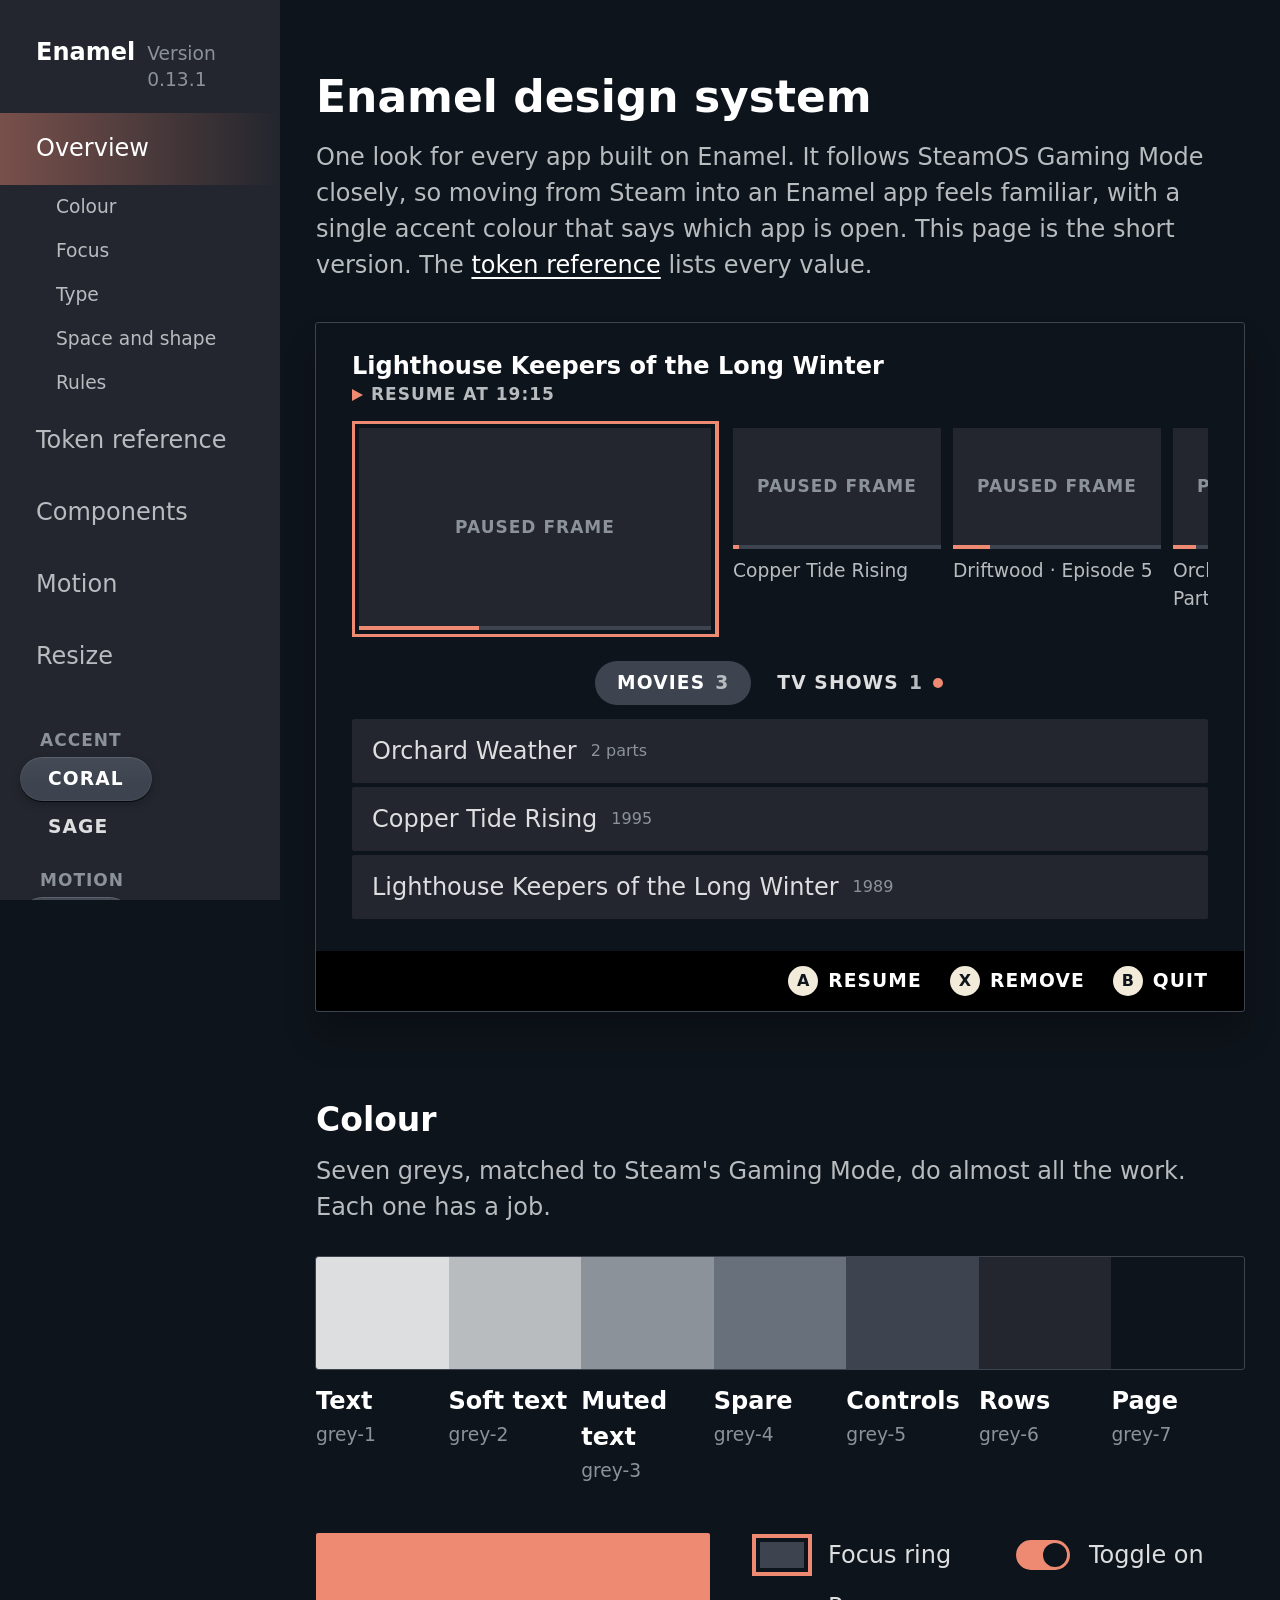
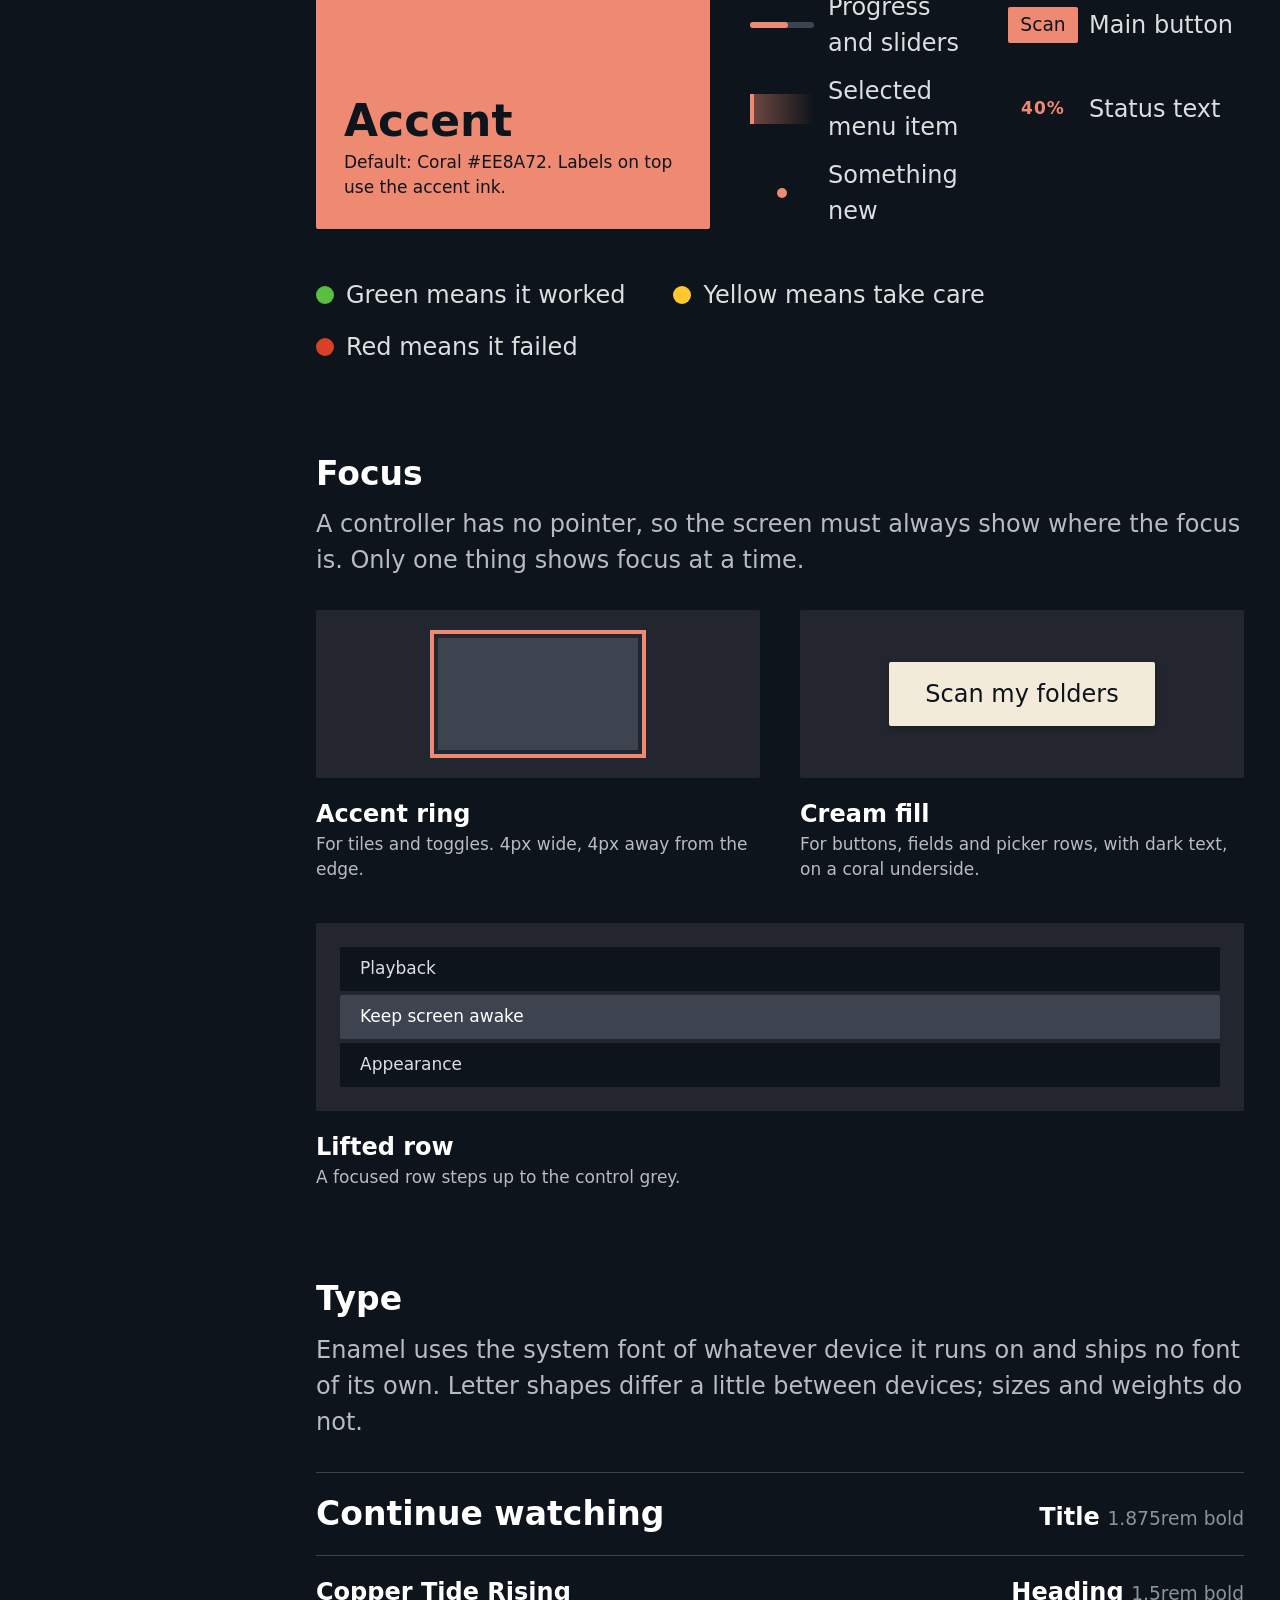
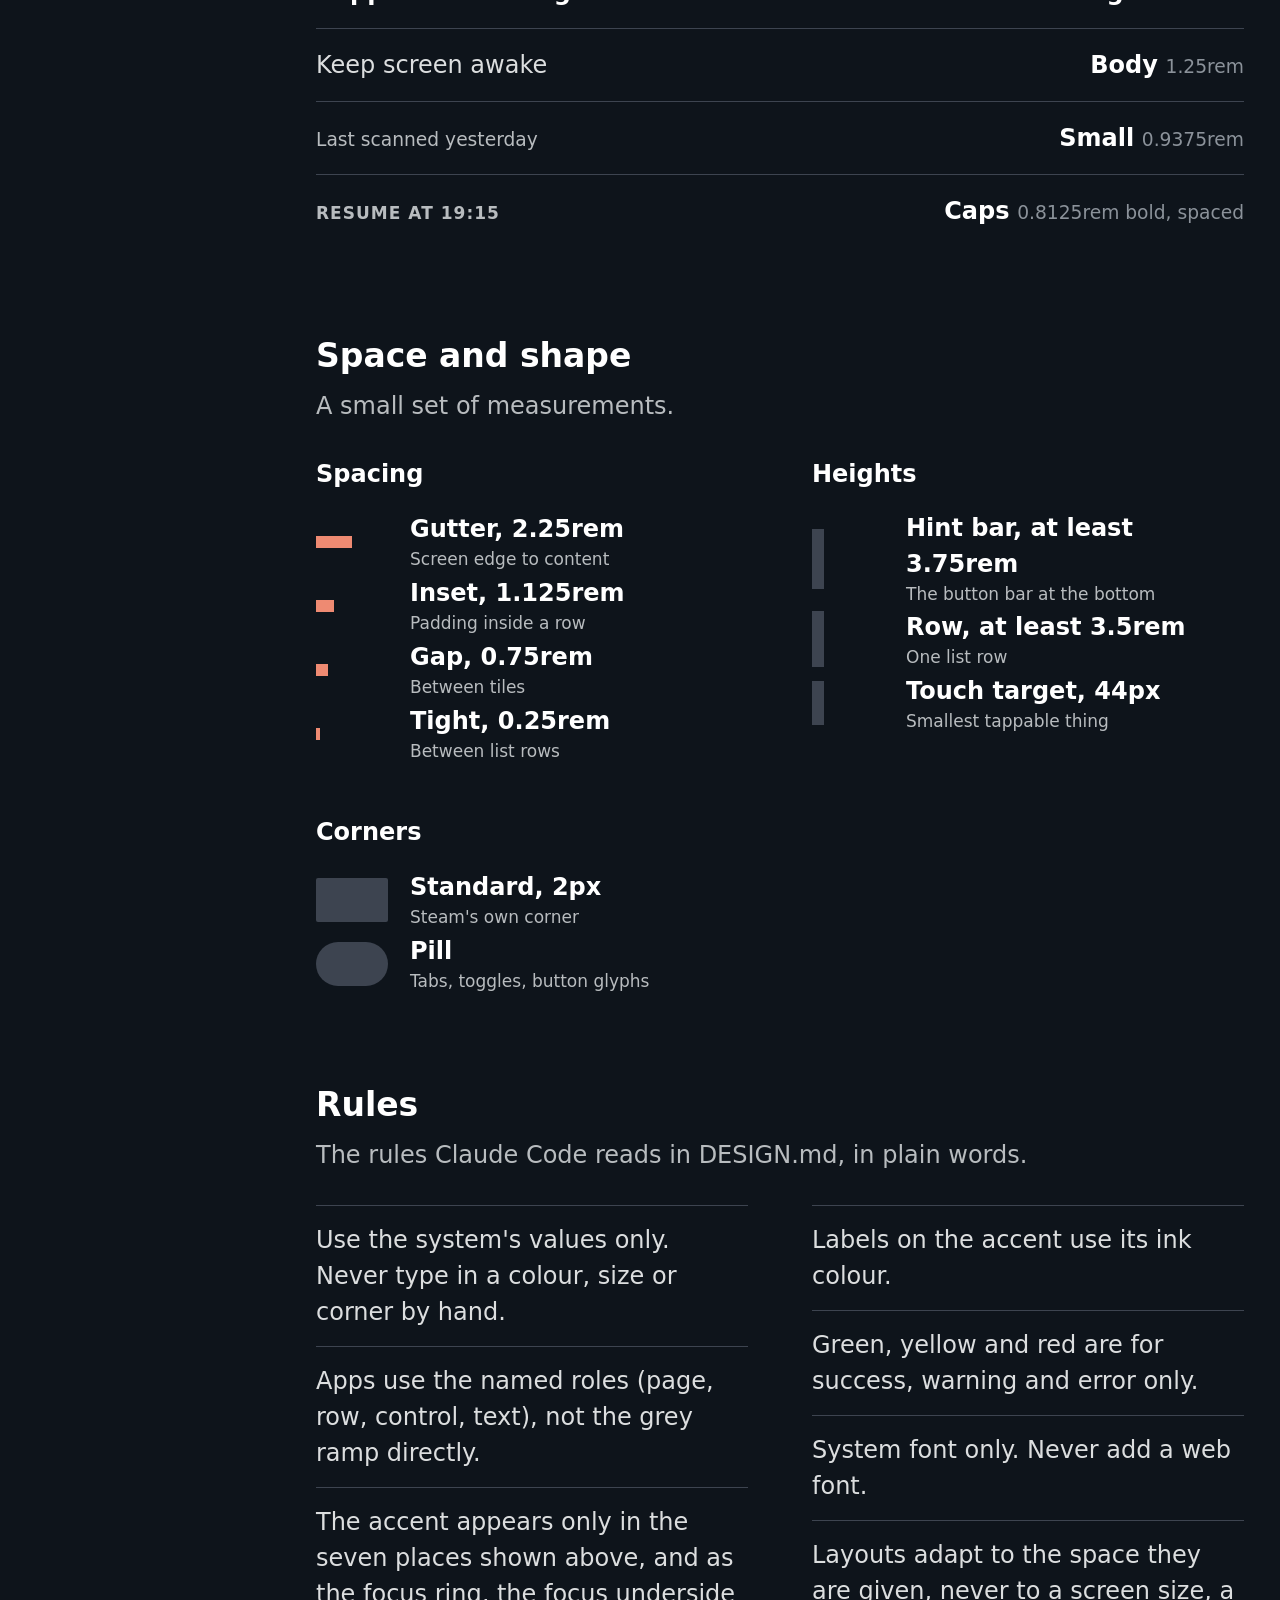
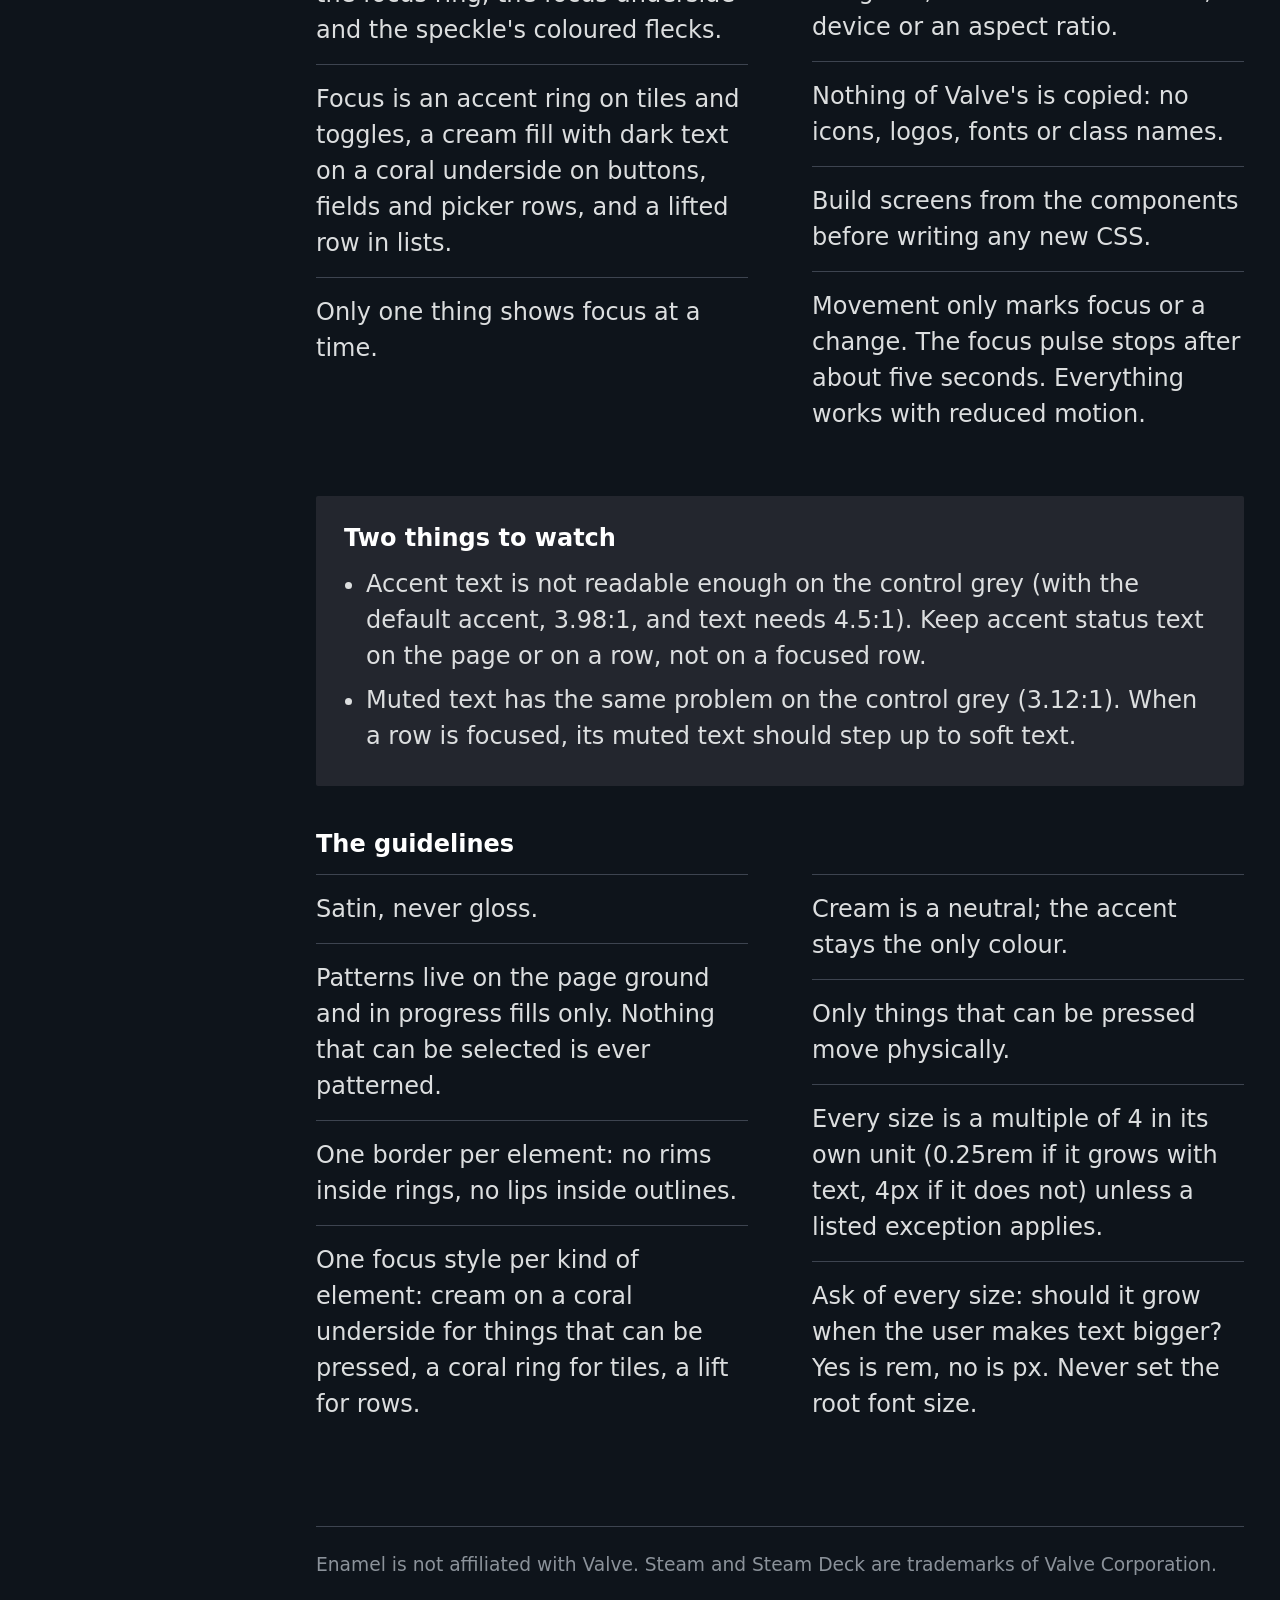
<file: index.html>
<!doctype html>
<html lang="en">
<head>
<meta charset="utf-8">
<meta name="viewport" content="width=device-width, initial-scale=1">
<title>Enamel design system</title>
<meta http-equiv="refresh" content="0; url=docs/overview.html">
<link rel="canonical" href="docs/overview.html">
<link rel="stylesheet" href="tokens/enamel.css">
<style>
html, body { margin: 0; background: var(--en-surface-page); color: var(--en-text);
  font-family: var(--en-font); font-size: var(--en-text-body); }
body { padding: var(--en-space-gutter); }
a { color: var(--en-text-strong); }
</style>
</head>
<body>
<!-- Sends visitors of the published style guide on to the Overview page. -->
<p>Enamel's style guide starts at <a href="docs/overview.html">the Overview page</a>.</p>
</body>
</html>
</file>
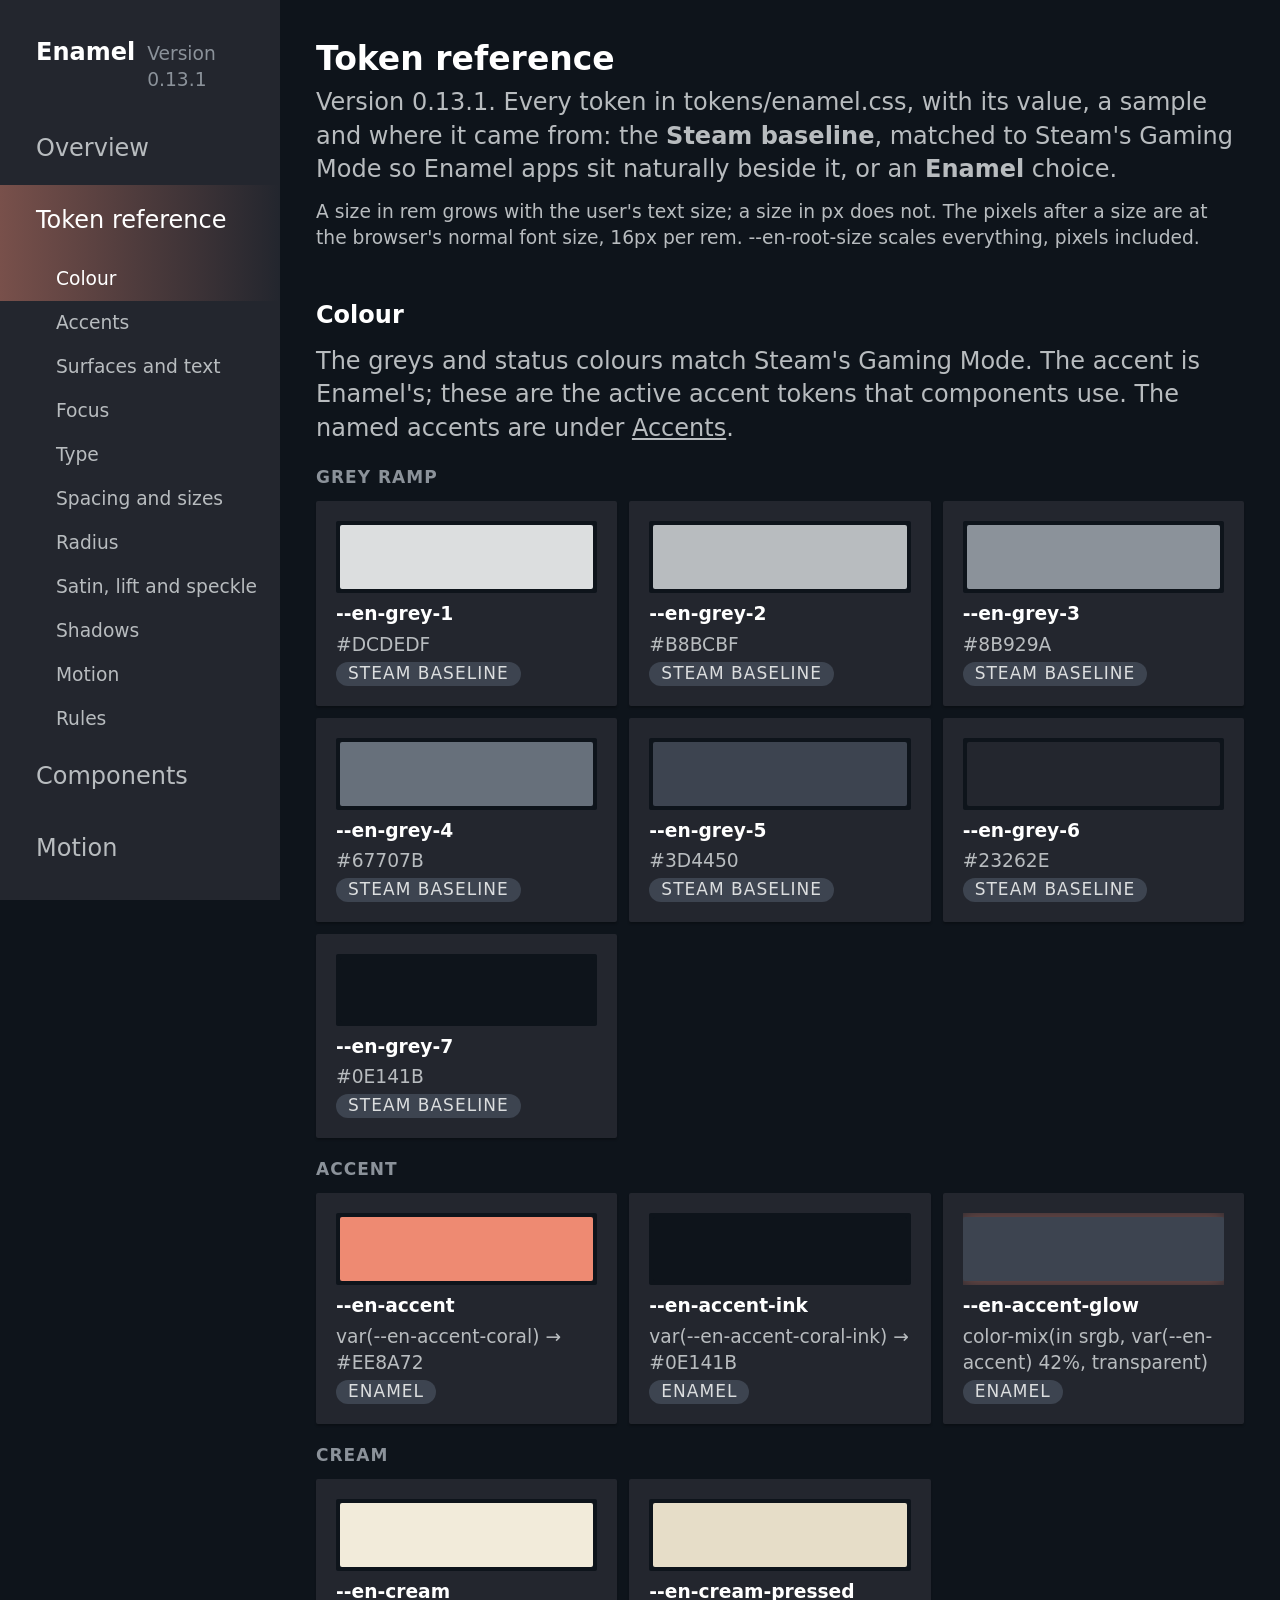
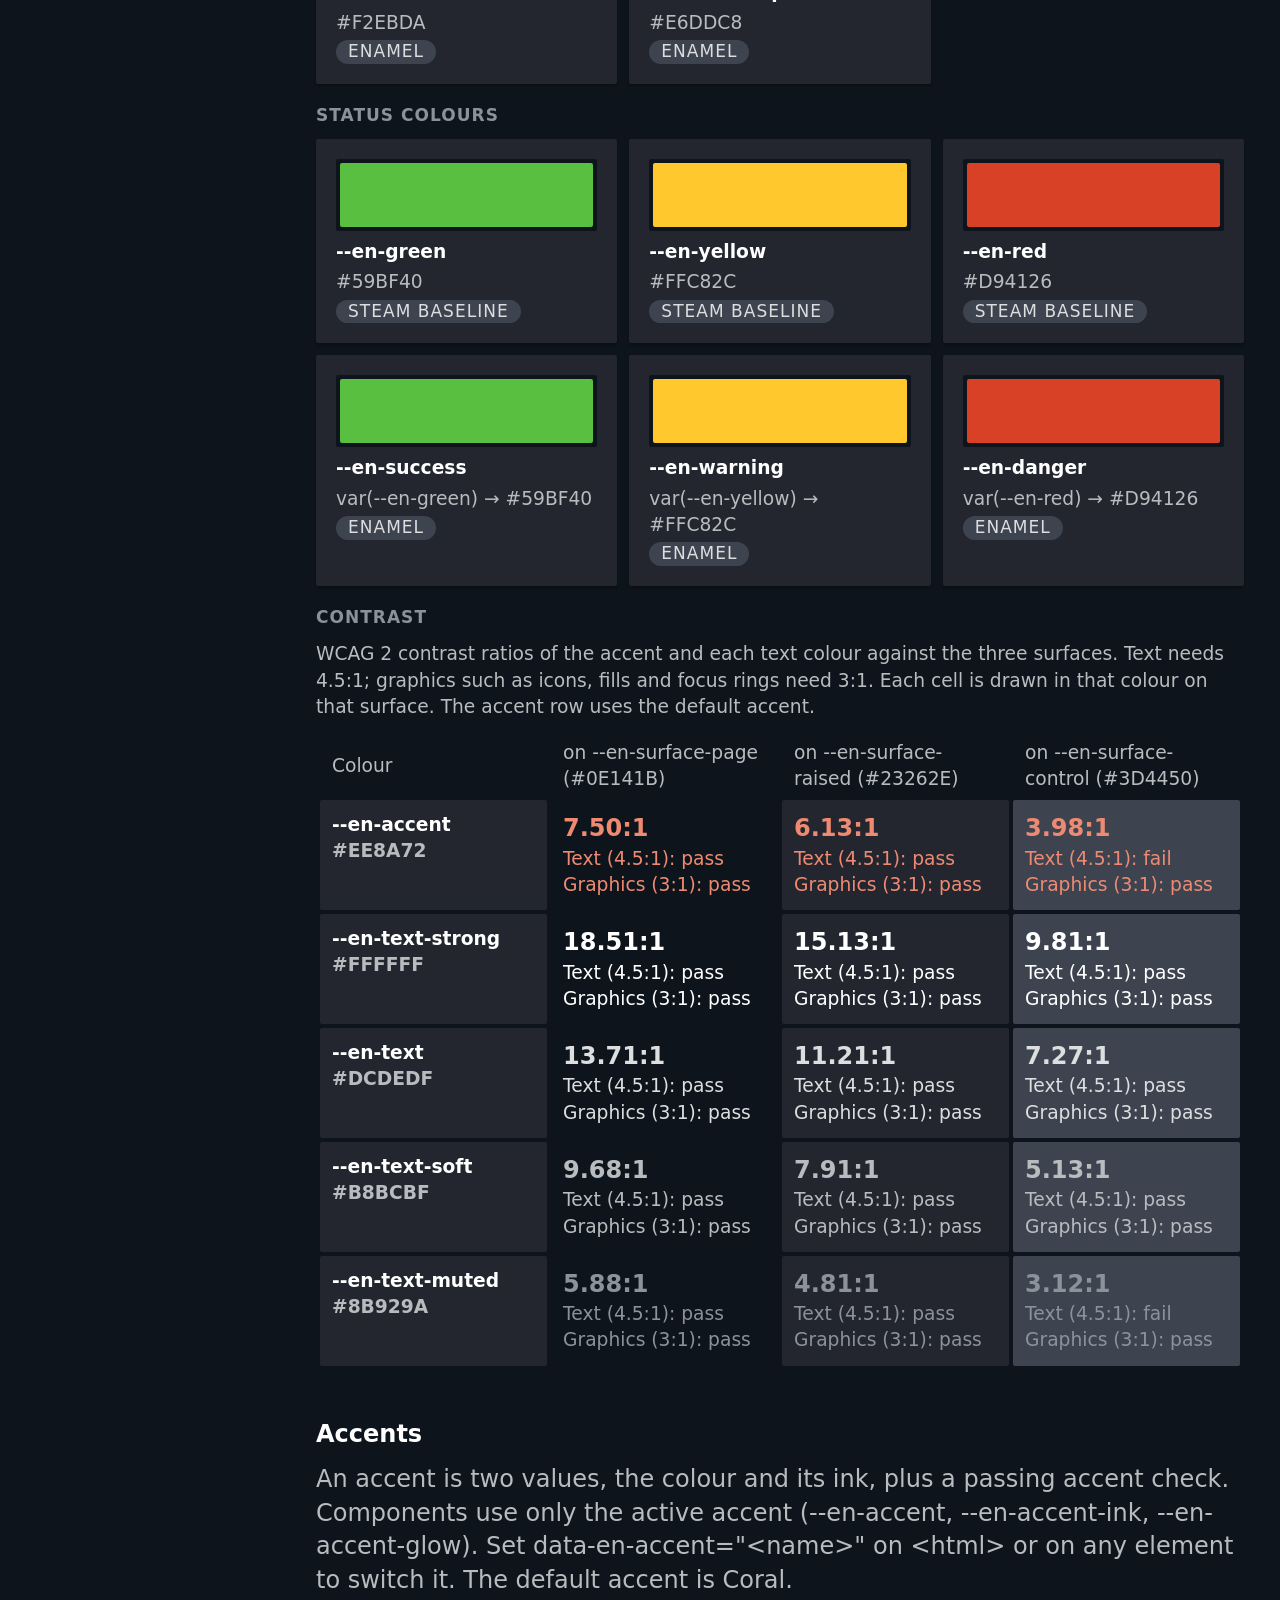
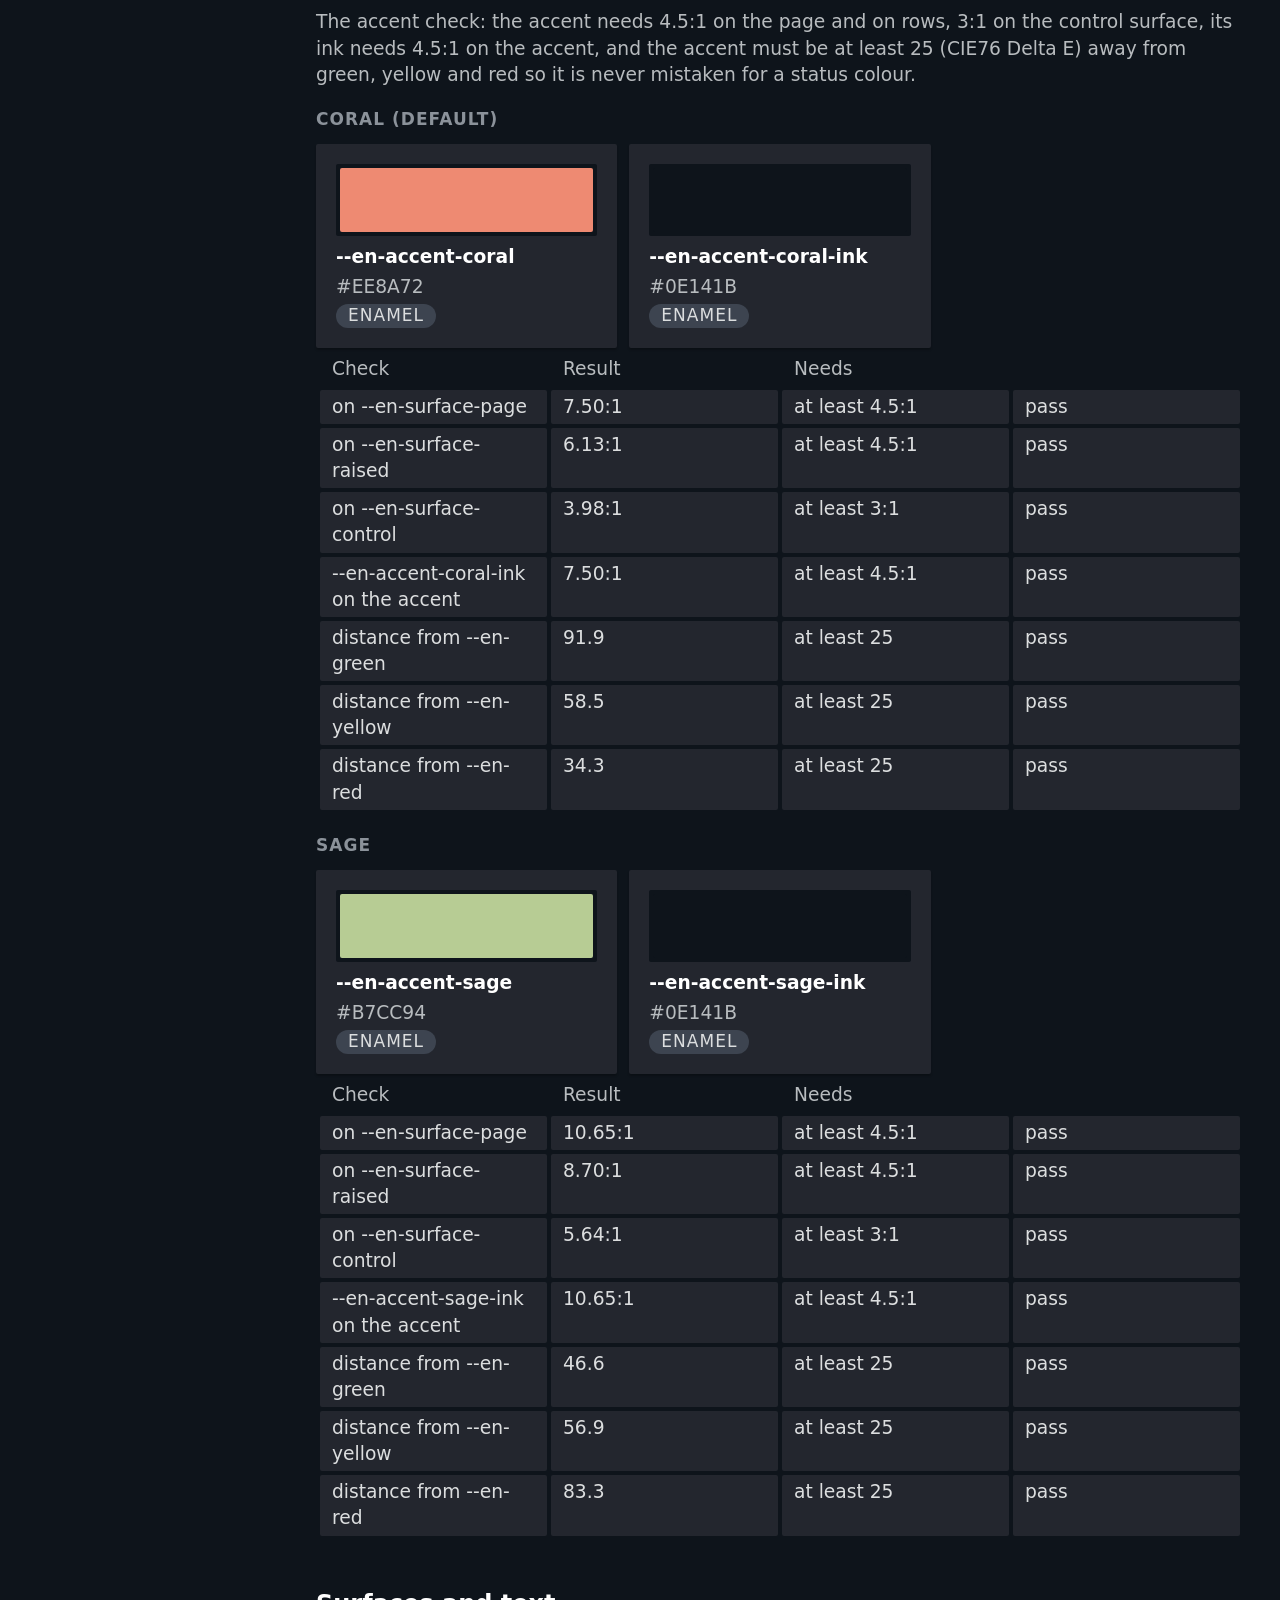
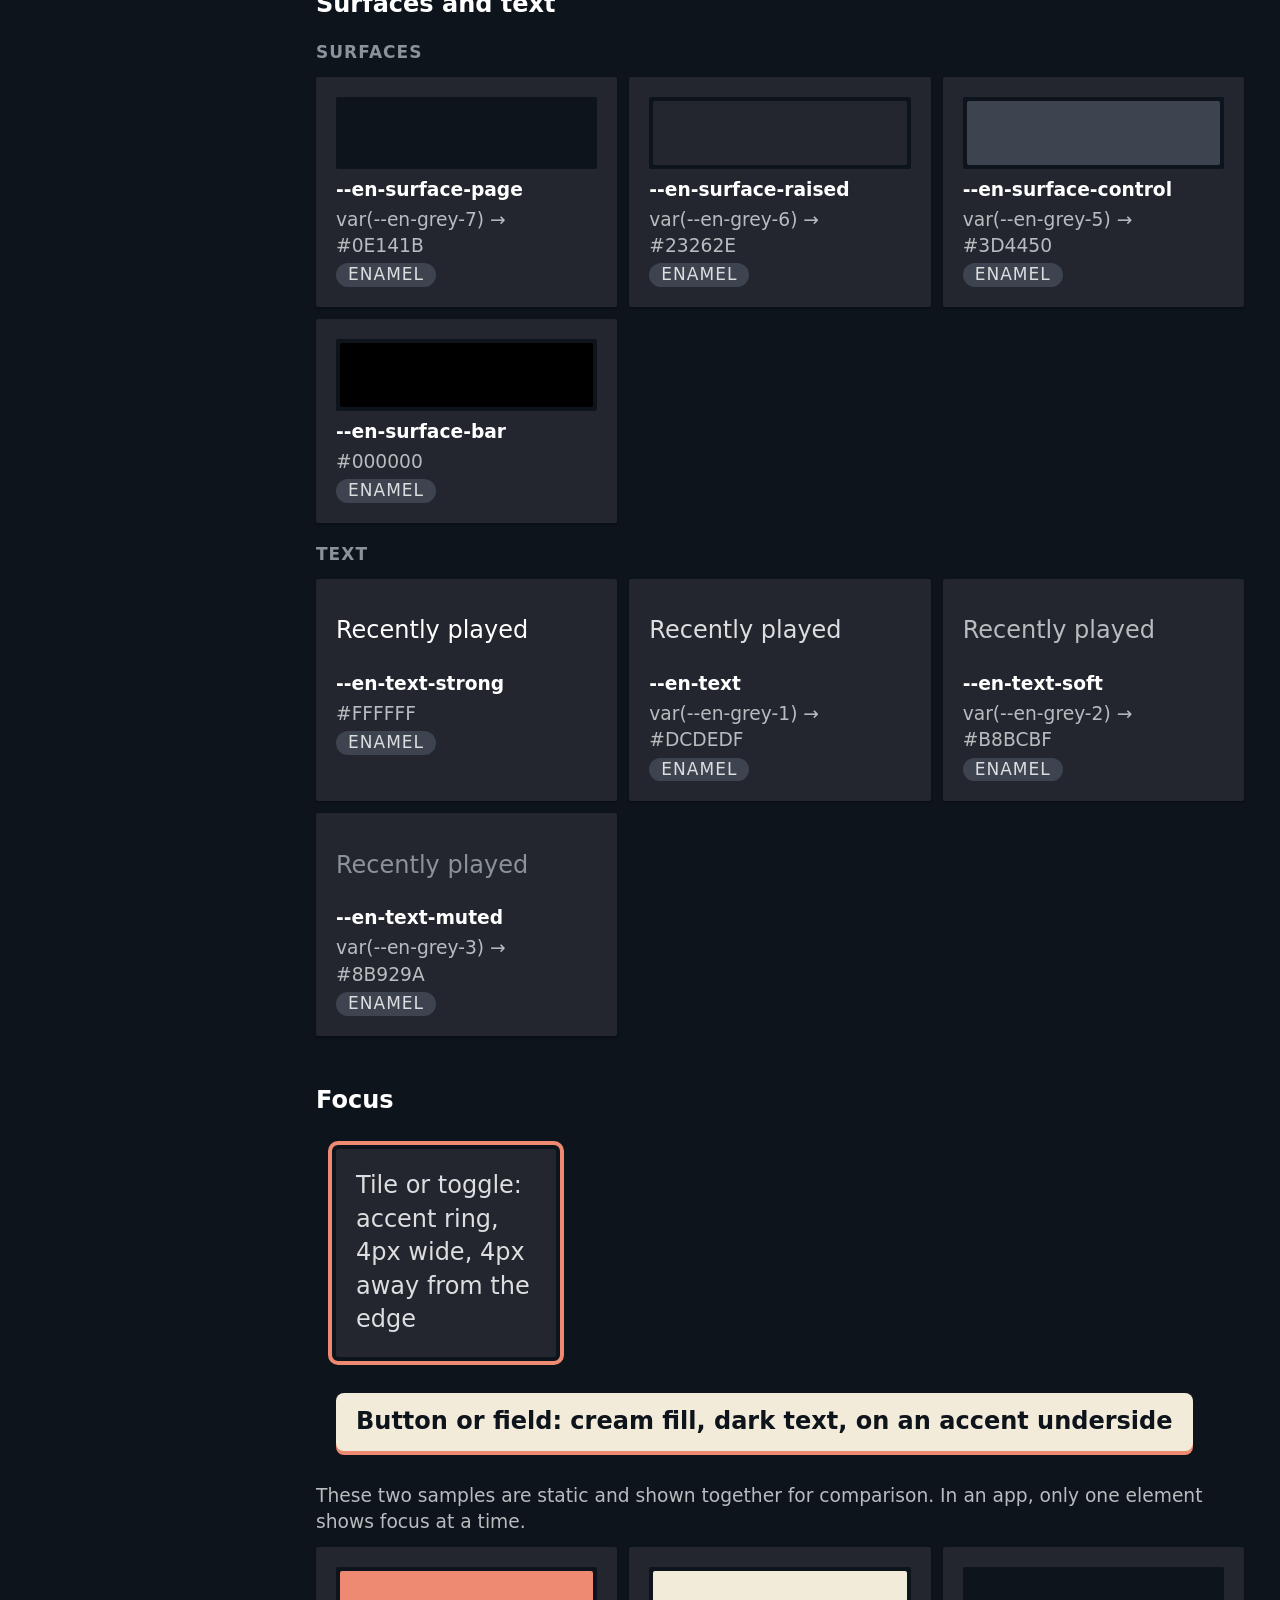
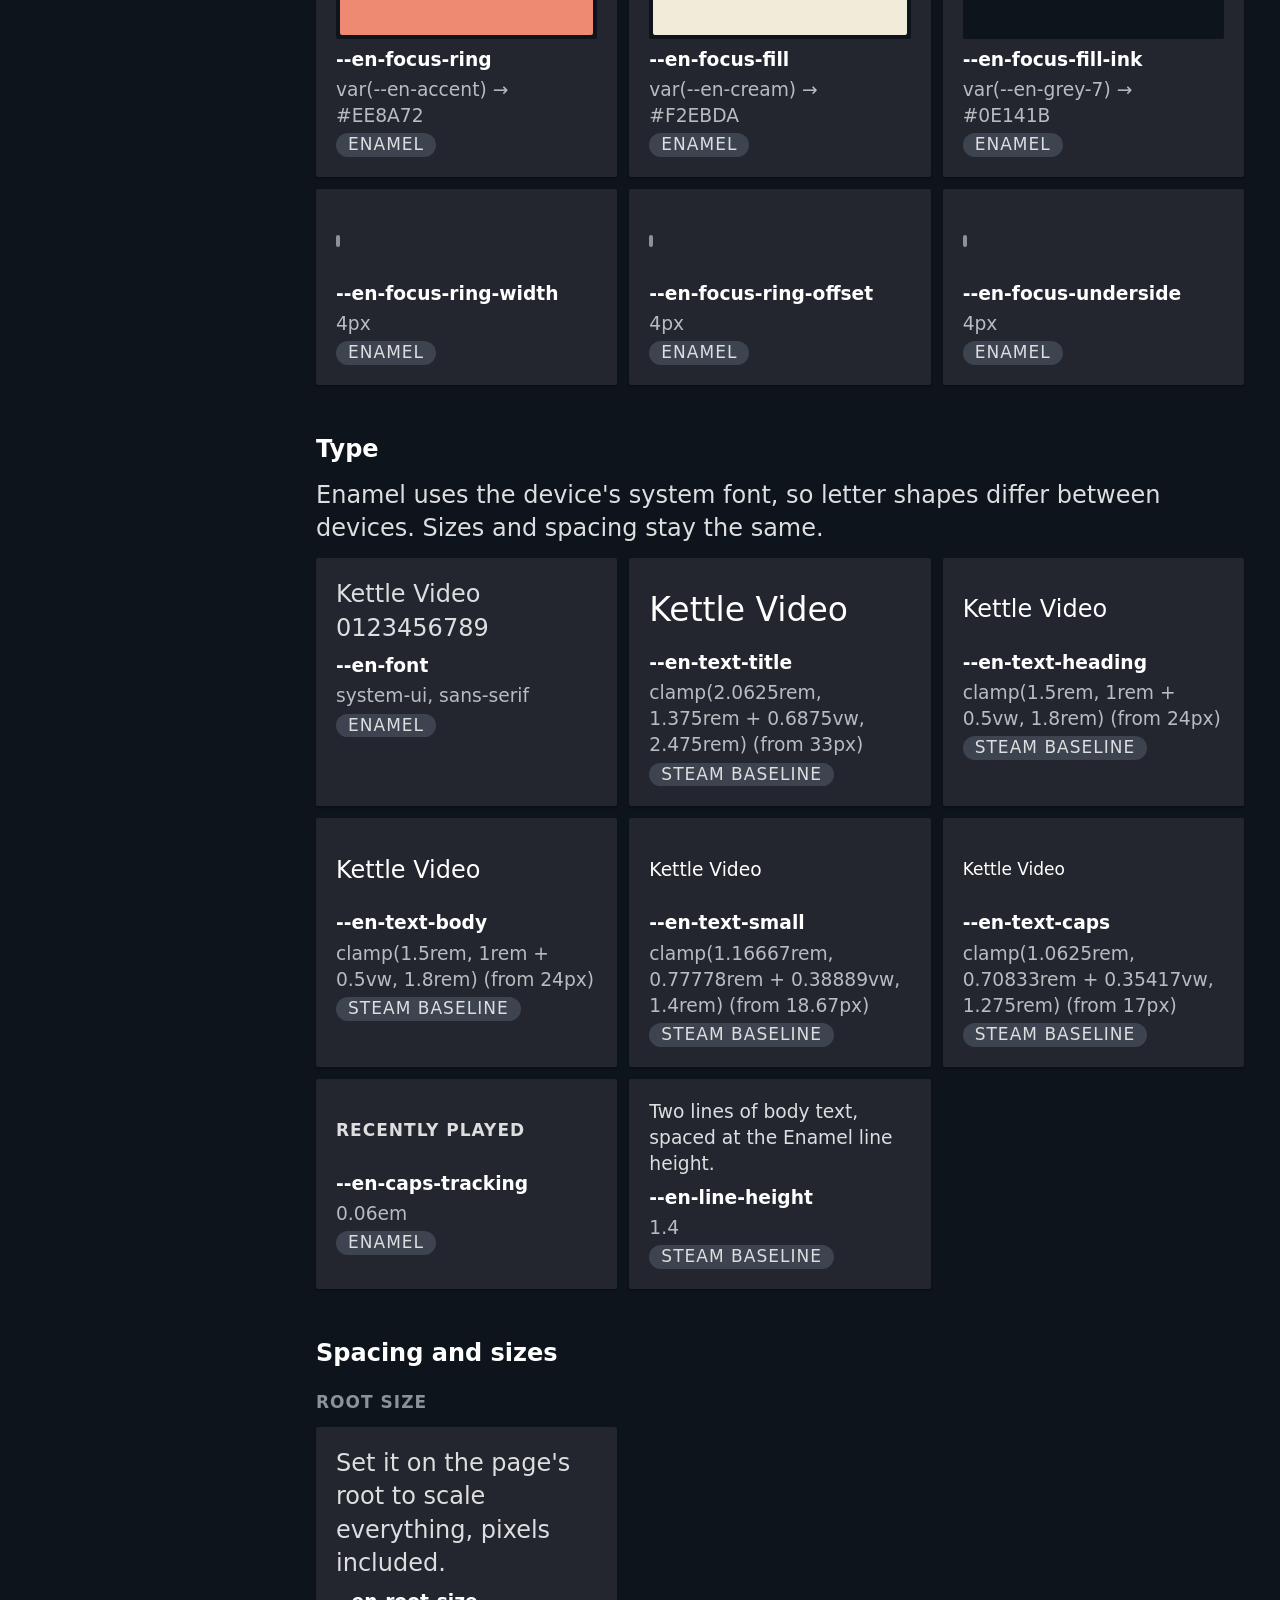
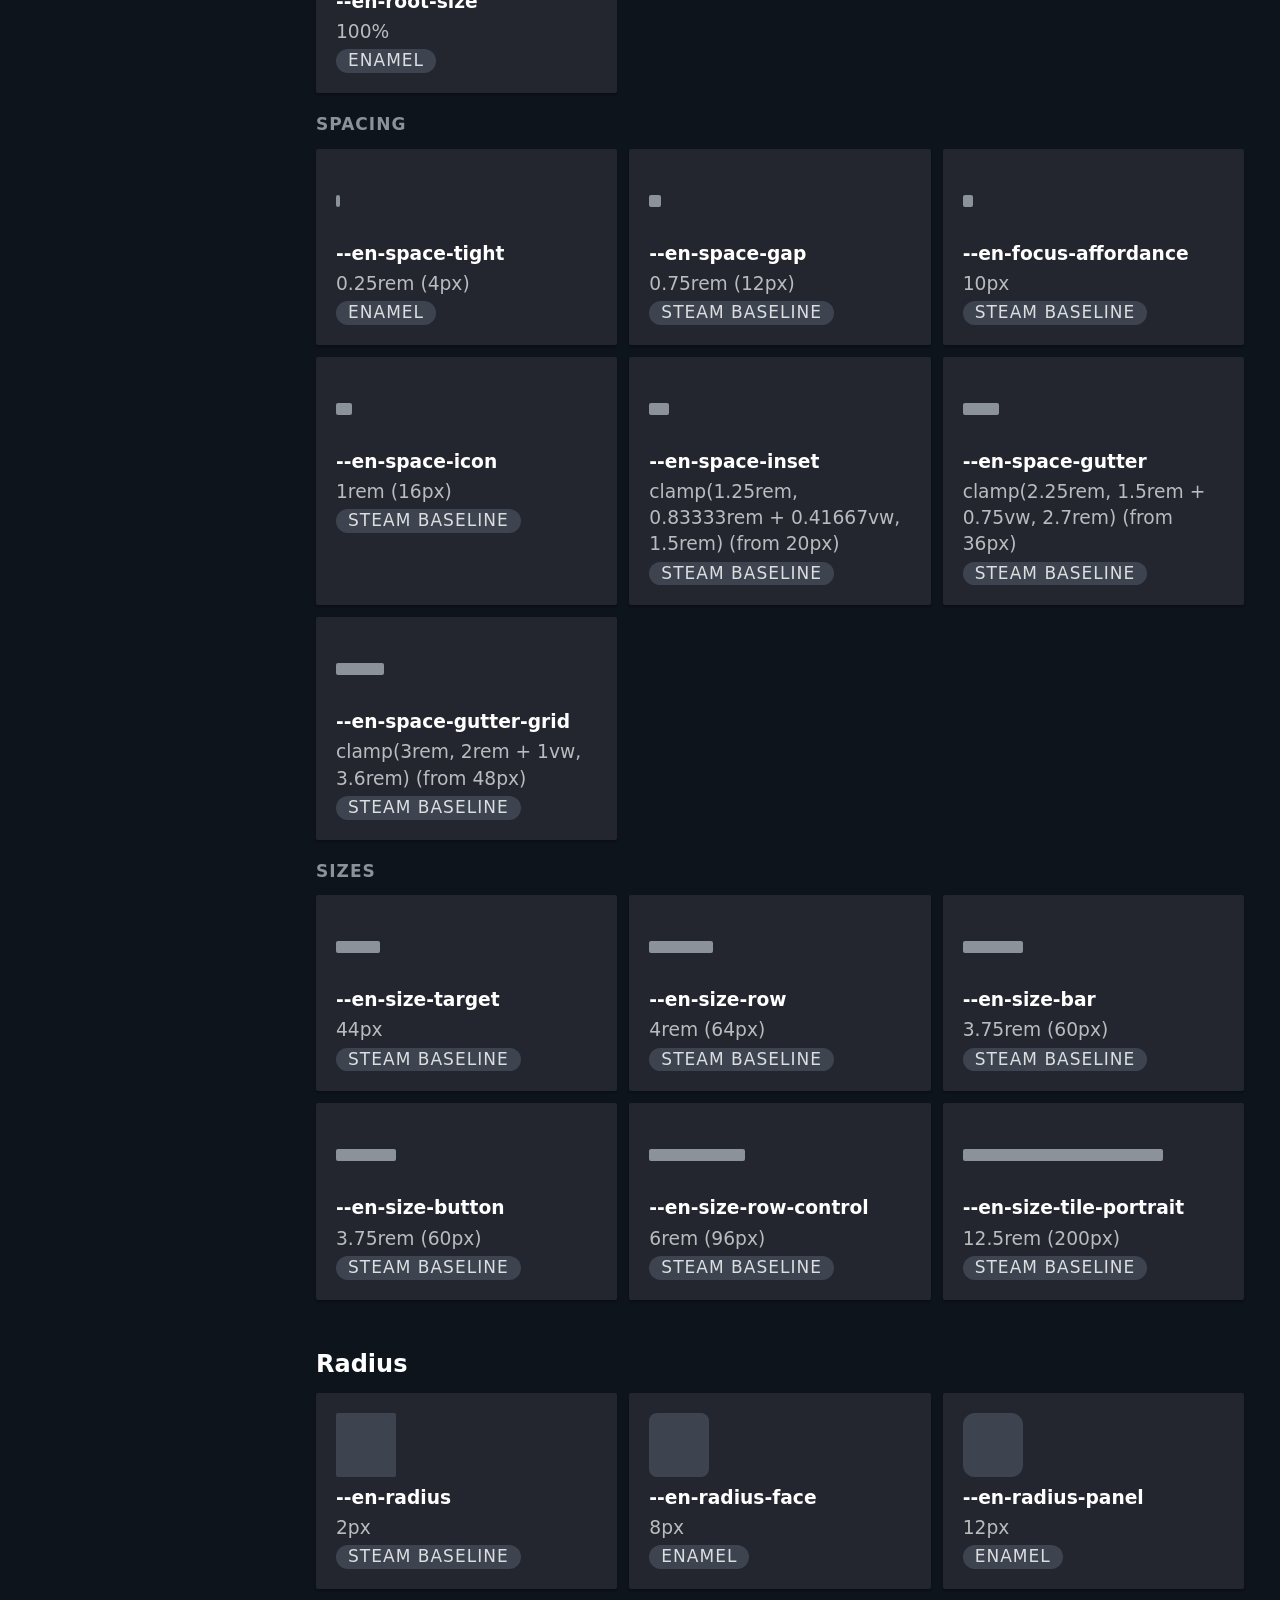
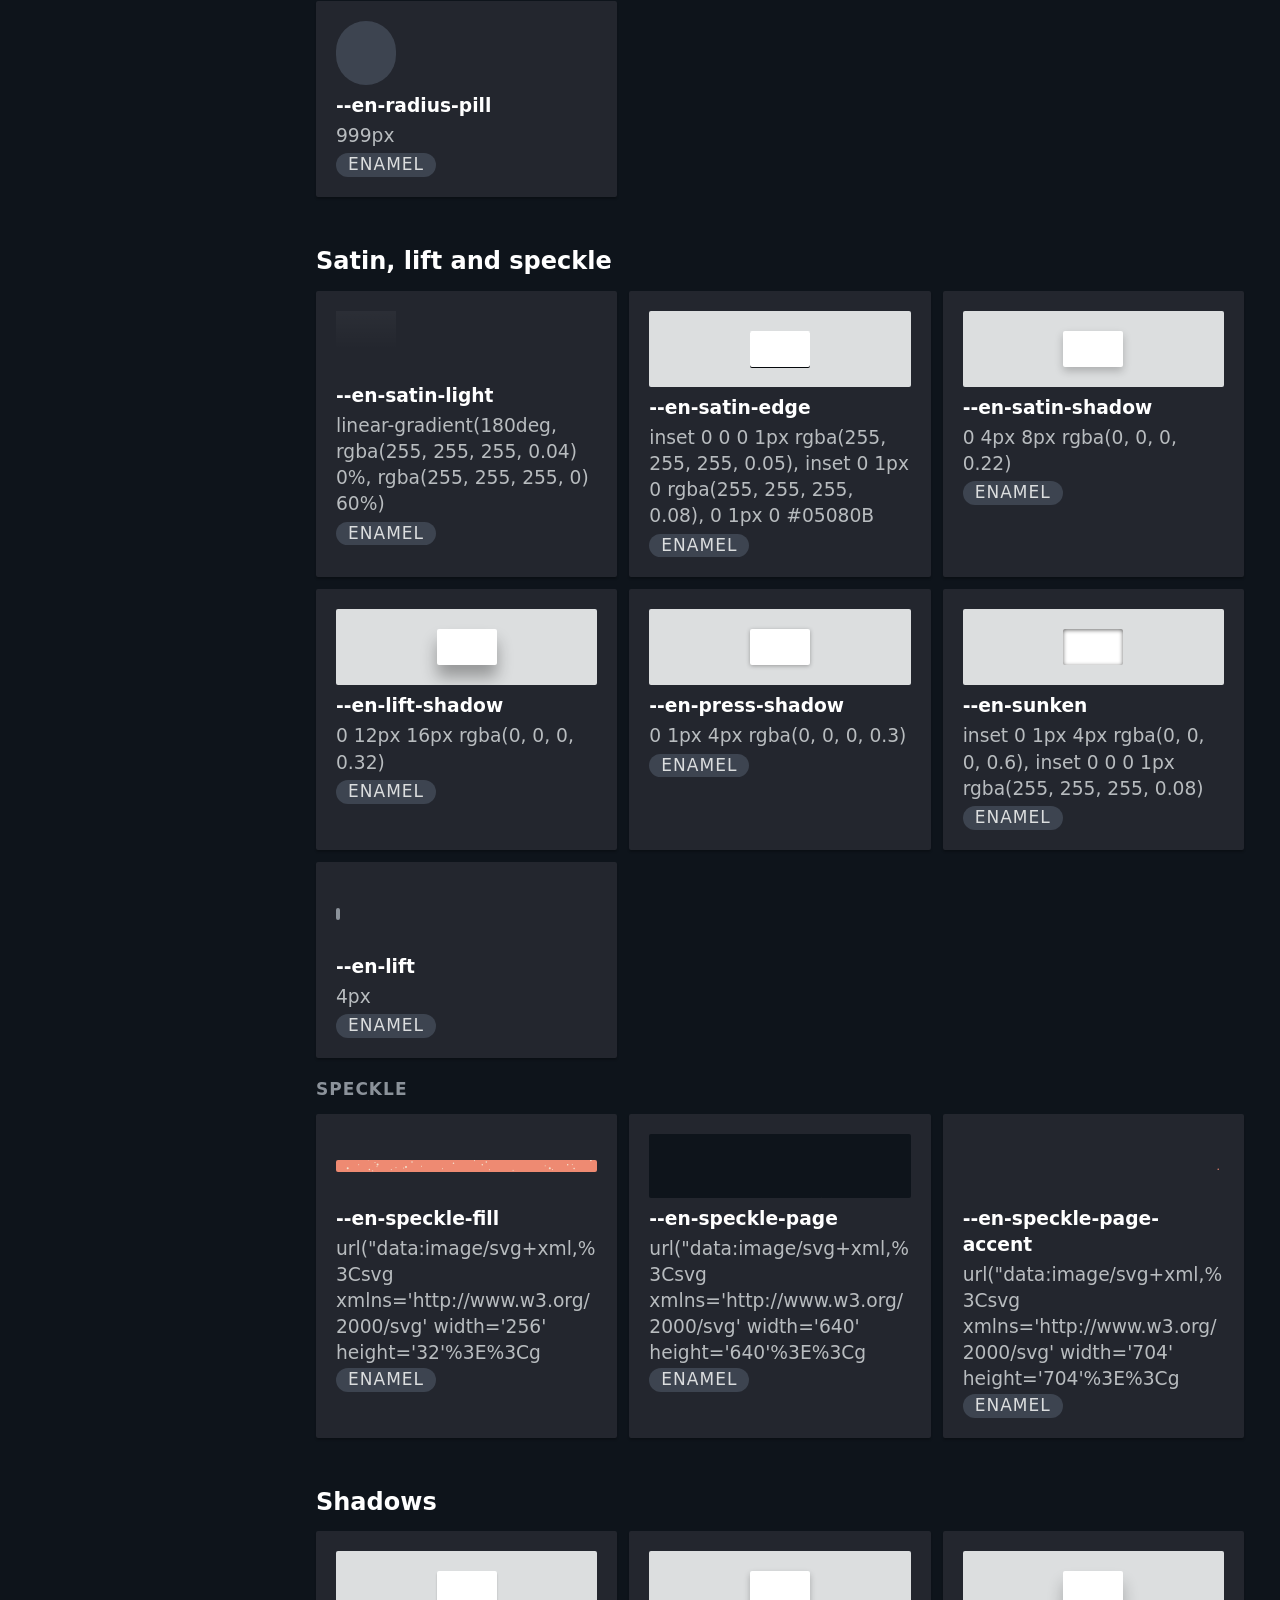
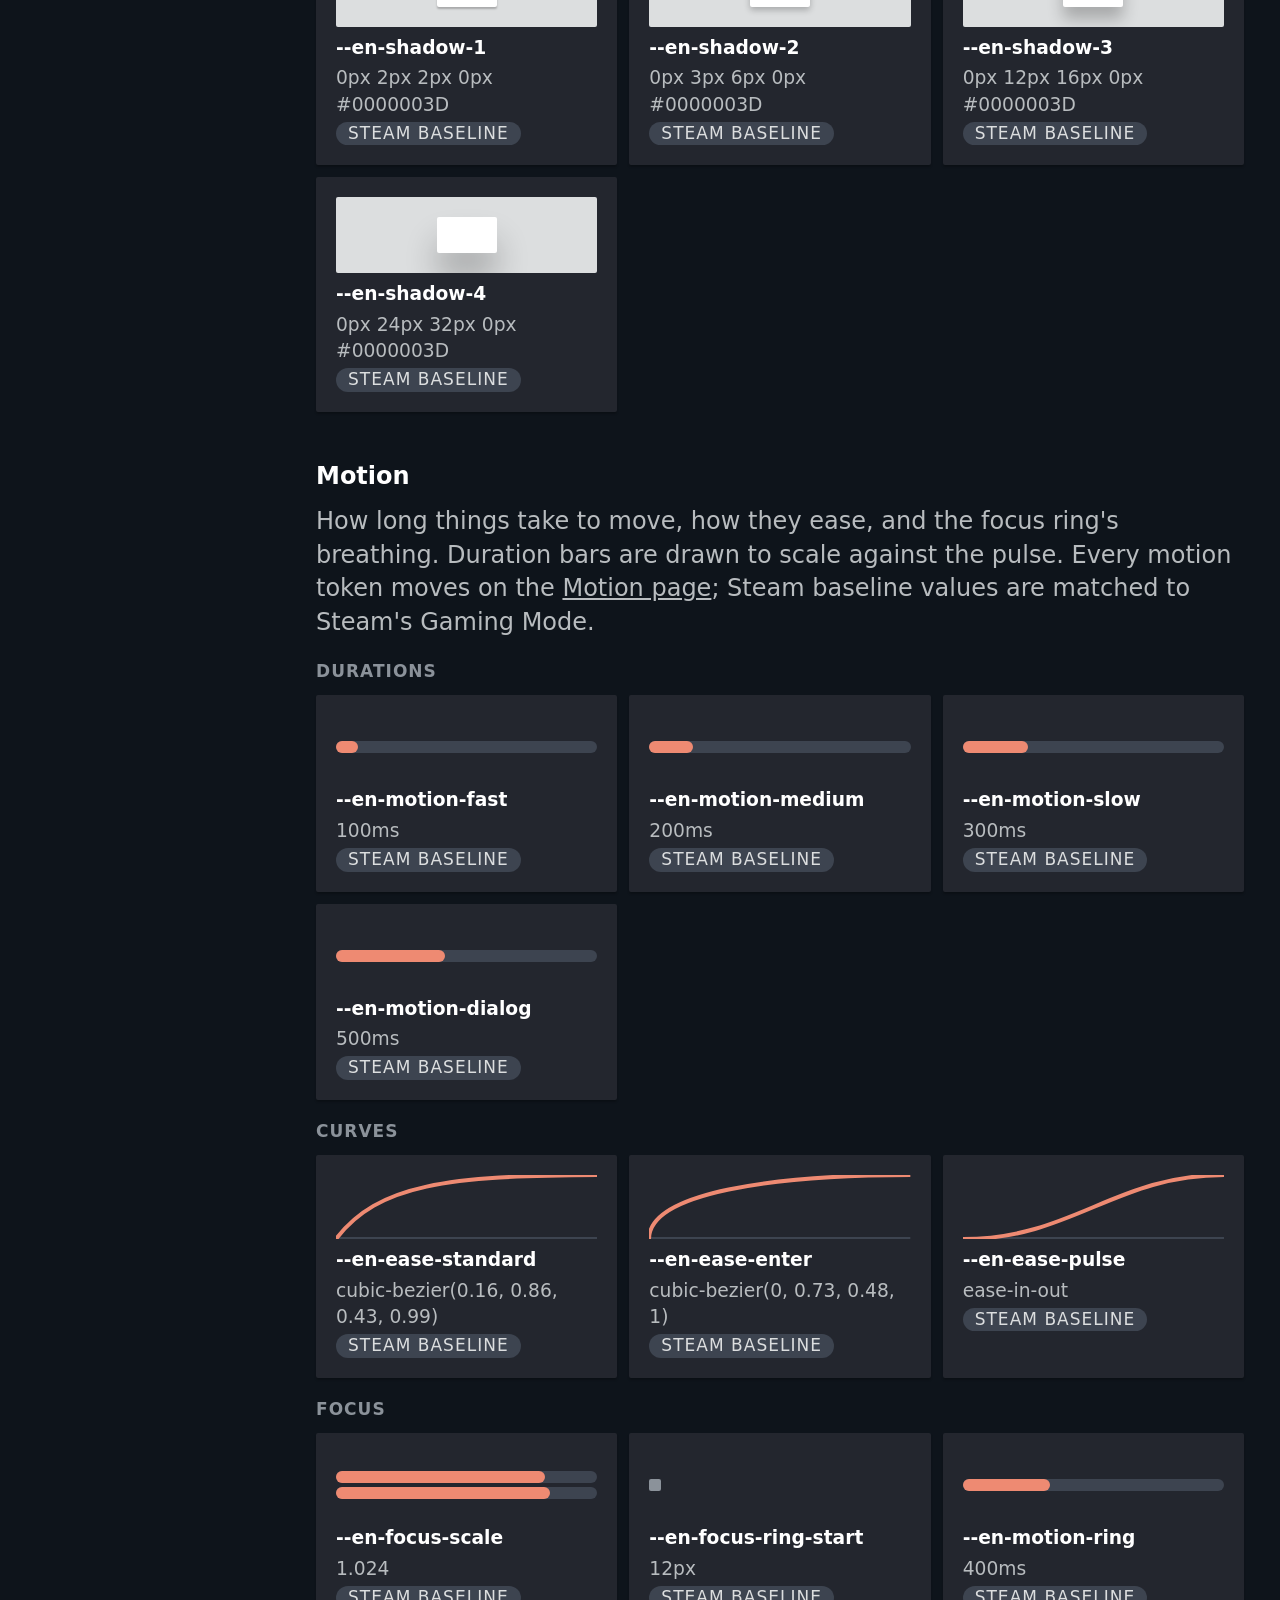
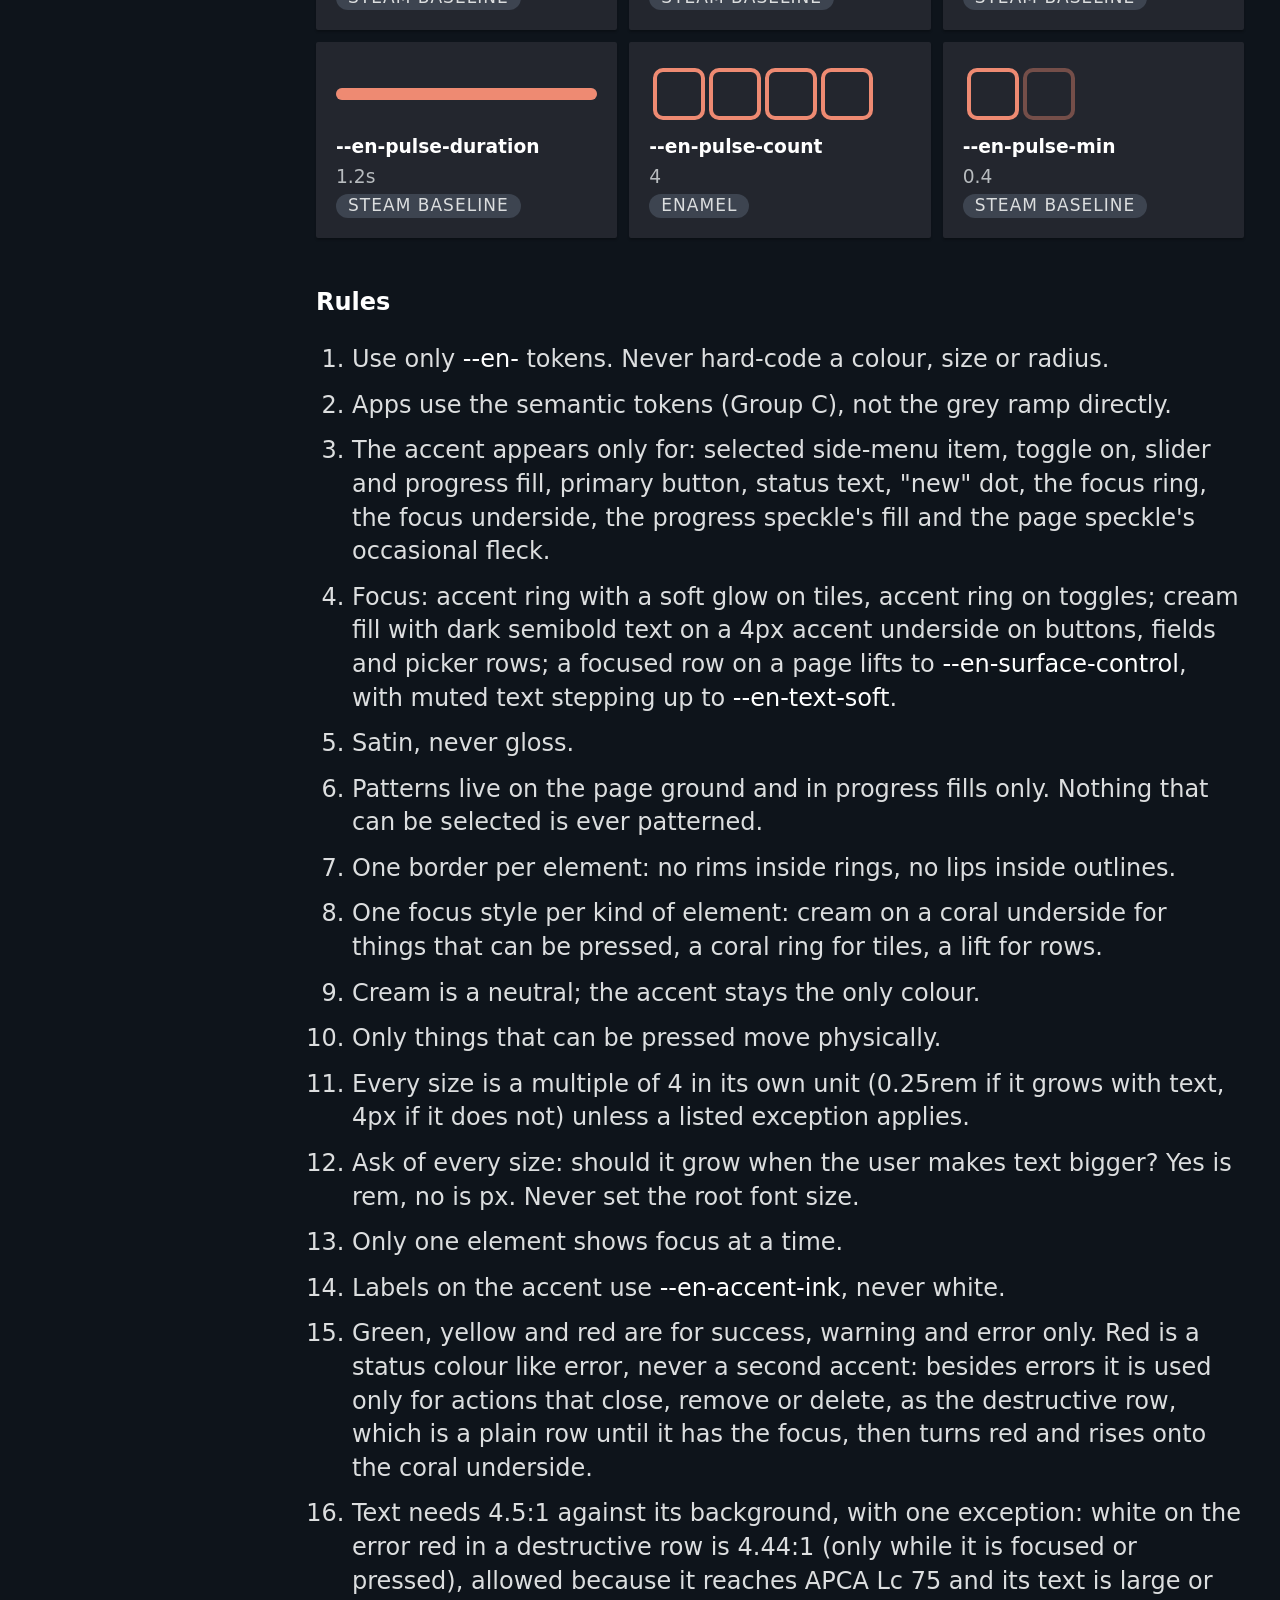
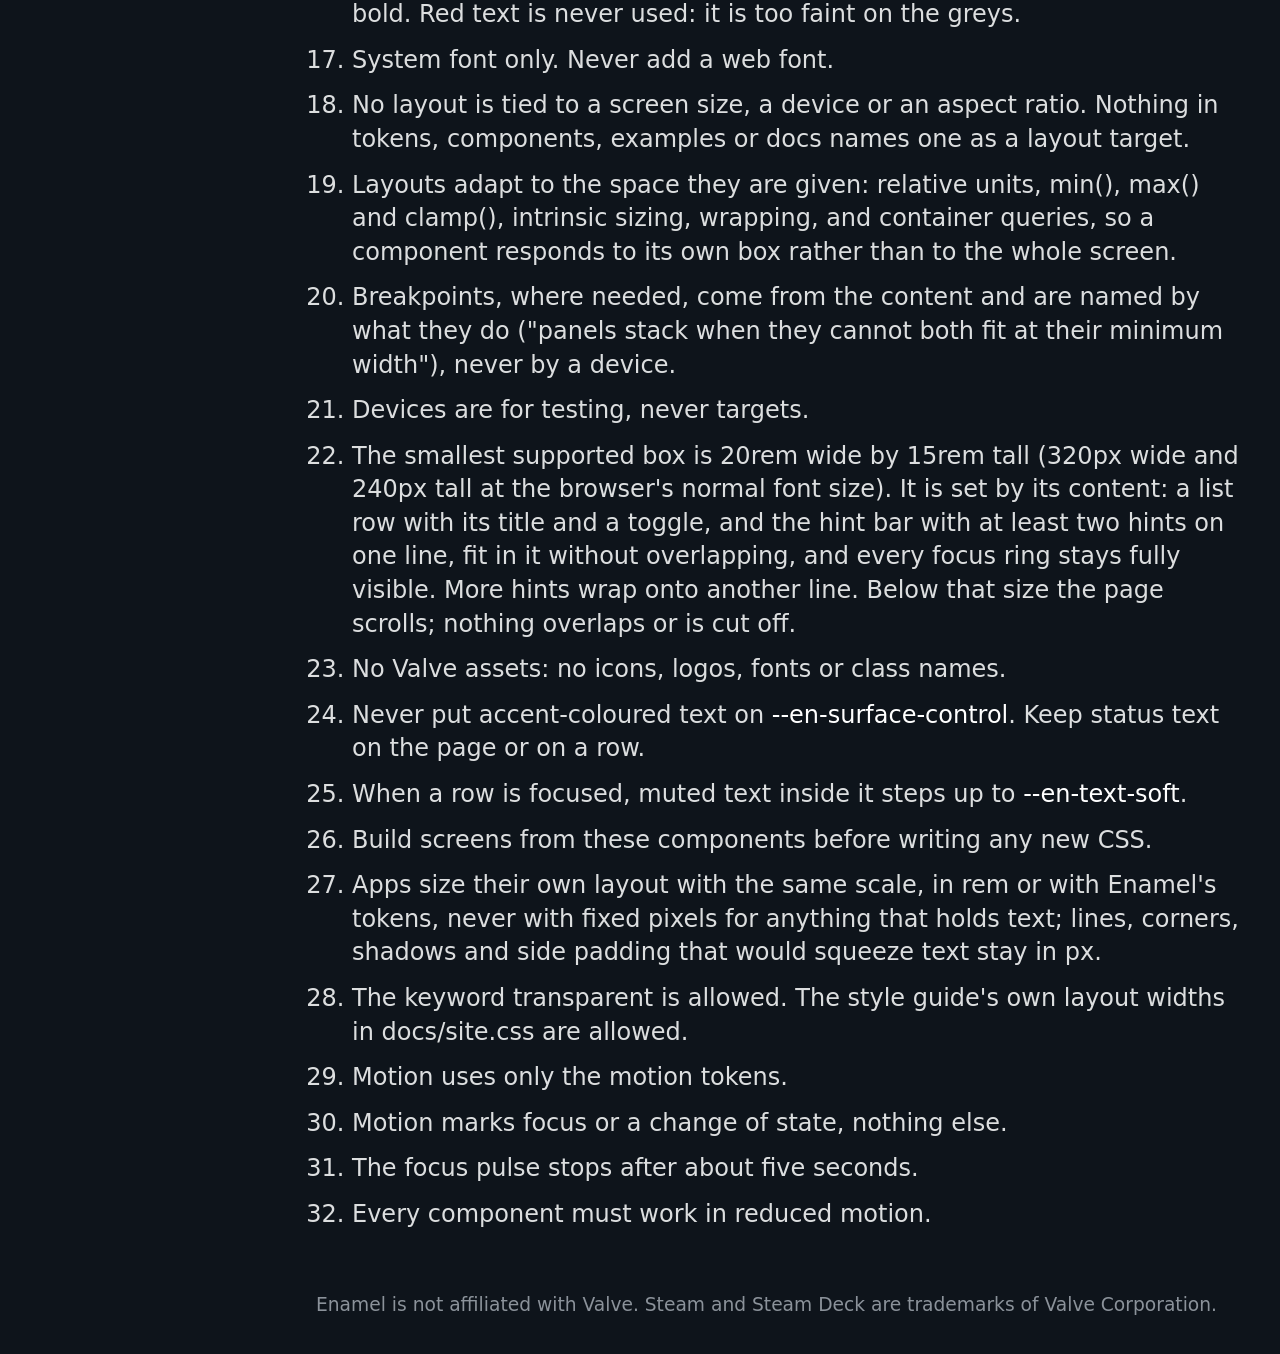
<file: docs/index.html>
<!doctype html>
<html lang="en">
<head>
<meta charset="utf-8">
<meta name="viewport" content="width=device-width, initial-scale=1">
<title>Enamel style guide</title>
<link rel="stylesheet" href="../tokens/enamel.css">
<link rel="stylesheet" href="../components/enamel-components.css">
<link rel="stylesheet" href="site.css">
<style>
* { box-sizing: border-box; }
html { background: var(--en-surface-page); }
body { margin: 0; background: var(--en-surface-page); color: var(--en-text);
  font-family: var(--en-font); font-size: var(--en-text-body); line-height: var(--en-line-height); }
code { font-family: inherit; font-size: inherit; overflow-wrap: anywhere; }
a { color: var(--en-text-soft); }
a:focus-visible { outline: var(--en-focus-ring-width) solid var(--en-focus-ring);
  outline-offset: var(--en-focus-ring-offset); border-radius: var(--en-radius); }
main, footer { max-width: 73.75rem; margin: 0 auto; padding: 0 var(--en-space-gutter); }
h1 { color: var(--en-text-strong); font-size: var(--en-text-title); margin: var(--en-space-gutter) 0 var(--en-space-tight); }
h2 { color: var(--en-text-strong); font-size: var(--en-text-heading);
  margin: var(--en-space-gutter) 0 var(--en-space-gap); padding-top: var(--en-space-gap); }
.caps, h3 { font-size: var(--en-text-caps); letter-spacing: var(--en-caps-tracking);
  text-transform: uppercase; color: var(--en-text-muted); font-weight: 700; }
h3 { margin: var(--en-space-inset) 0 var(--en-space-gap); }
p { margin: 0 0 var(--en-space-gap); }
.lede { color: var(--en-text-soft); }
.note { color: var(--en-text-soft); font-size: var(--en-text-small); }
.grid { display: grid; grid-template-columns: repeat(auto-fill, minmax(min(16.25rem, 100%), 1fr)); gap: var(--en-space-gap); }
.card { background: var(--en-surface-raised); border-radius: var(--en-radius); box-shadow: var(--en-shadow-1);
  padding: var(--en-space-inset); display: flex; flex-direction: column; gap: var(--en-space-tight); min-width: 0; }
.card .tok { color: var(--en-text-strong); font-size: var(--en-text-small); font-weight: 700; }
.card .val { color: var(--en-text-soft); font-size: var(--en-text-small); max-height: calc(var(--en-size-row) * 2); overflow-y: auto; }
.card .sample { min-height: var(--en-size-row); margin-bottom: var(--en-space-tight);
  display: flex; align-items: center; min-width: 0; overflow: hidden; }
.label { align-self: flex-start; font-size: var(--en-text-caps); letter-spacing: var(--en-caps-tracking);
  text-transform: uppercase; color: var(--en-text); background: var(--en-surface-control);
  border-radius: var(--en-radius-pill); padding: 0 var(--en-space-gap); }
.frame { width: 100%; align-self: stretch; padding: var(--en-space-tight); background: var(--en-surface-page);
  border-radius: var(--en-radius); }
.swatch { border-radius: var(--en-radius); }
.glow { width: 100%; align-self: stretch; margin: var(--en-space-tight) 0; background: var(--en-surface-control);
  border-radius: var(--en-radius); }
.ruler { height: var(--en-space-gap); background: var(--en-text-muted); border-radius: var(--en-radius); }
.corner { width: var(--en-size-bar); height: var(--en-size-row); background: var(--en-surface-control); }
.light { width: 100%; align-self: stretch; background: var(--en-text); border-radius: var(--en-radius);
  padding: var(--en-space-inset); display: flex; justify-content: center; }
.lift { width: var(--en-size-bar); height: var(--en-space-gutter); background: var(--en-text-strong);
  border-radius: var(--en-radius); }
.size { color: var(--en-text-strong); white-space: nowrap; }
.wrap { white-space: normal; }
table { width: 100%; border-collapse: separate; border-spacing: var(--en-space-tight); table-layout: fixed; }
th { text-align: left; font-size: var(--en-text-small); color: var(--en-text-soft); font-weight: 400;
  padding: var(--en-space-tight) var(--en-space-gap); }
td { font-size: var(--en-text-small); padding: var(--en-space-gap); border-radius: var(--en-radius); vertical-align: top; }
td.fg { background: var(--en-surface-raised); color: var(--en-text-strong); font-weight: 700; }
.ratio { font-size: var(--en-text-body); font-weight: 700; display: block; }
.demo { display: flex; flex-wrap: wrap; gap: var(--en-space-gutter); padding: var(--en-space-inset);
  background: var(--en-surface-page); margin-bottom: var(--en-space-gap); }
.tile { width: 13.75rem; min-height: var(--en-size-row); padding: var(--en-space-inset); background: var(--en-surface-raised);
  border-radius: var(--en-radius); color: var(--en-text); outline: var(--en-focus-ring-width) solid var(--en-focus-ring);
  outline-offset: var(--en-focus-ring-offset); }
.button { min-height: var(--en-size-target); min-width: 13.75rem; padding: var(--en-space-gap) var(--en-space-inset);
  background: var(--en-focus-fill); color: var(--en-focus-fill-ink); border-radius: var(--en-radius-face);
  box-shadow: 0 var(--en-focus-underside) 0 var(--en-focus-ring); font-weight: 600; display: flex; align-items: center; }
.checks th, .checks td { padding: var(--en-space-tight) var(--en-space-gap); }
.checks td { background: var(--en-surface-raised); }
.track { width: 100%; height: var(--en-space-gap); background: var(--en-surface-control);
  border-radius: var(--en-radius-pill); }
.track .ruler { height: 100%; background: var(--en-accent); border-radius: inherit; }
.curve { width: 100%; height: var(--en-size-row); overflow: visible; }
.curve path { fill: none; stroke: var(--en-accent); stroke-width: var(--en-focus-ring-width);
  vector-effect: non-scaling-stroke; }
.curve .axis { stroke: var(--en-surface-control); }
.rings { display: flex; gap: var(--en-space-inset); padding: var(--en-space-gap); }
.ring { width: var(--en-space-gutter); height: var(--en-space-gutter); border-radius: var(--en-radius);
  outline: var(--en-focus-ring-width) solid var(--en-focus-ring); outline-offset: var(--en-space-tight); }
.rules { padding-left: var(--en-space-gutter); }
.rules li { margin-bottom: var(--en-space-gap); }
.rules code { color: var(--en-text-strong); }
footer { color: var(--en-text-muted); font-size: var(--en-text-small);
  padding-top: var(--en-space-gutter); padding-bottom: var(--en-space-gutter); }
</style>
</head>
<body>
<!-- Generated by tools/build_styleguide.py from tokens/enamel.css. Do not edit by hand. -->
<!-- enamel-menu:start (generated by tools/build_styleguide.py, do not edit by hand) -->
<nav class="site-menu" aria-label="Style guide">
<div class="site-menu__brand"><strong>Enamel</strong><span>Version 0.13.1</span></div>
<ul class="en-menu">
<li><a class="en-menu__item" href="overview.html">Overview</a></li>
<li><a class="en-menu__item" href="index.html" aria-current="page">Token reference</a>
<ul class="en-menu site-menu__sub">
<li><a class="en-menu__item" href="#colour">Colour</a></li>
<li><a class="en-menu__item" href="#accents">Accents</a></li>
<li><a class="en-menu__item" href="#surfaces">Surfaces and text</a></li>
<li><a class="en-menu__item" href="#focus">Focus</a></li>
<li><a class="en-menu__item" href="#type">Type</a></li>
<li><a class="en-menu__item" href="#spacing">Spacing and sizes</a></li>
<li><a class="en-menu__item" href="#radius">Radius</a></li>
<li><a class="en-menu__item" href="#satin">Satin, lift and speckle</a></li>
<li><a class="en-menu__item" href="#shadows">Shadows</a></li>
<li><a class="en-menu__item" href="#motion">Motion</a></li>
<li><a class="en-menu__item" href="#rules">Rules</a></li>
</ul></li>
<li><a class="en-menu__item" href="components.html">Components</a></li>
<li><a class="en-menu__item" href="motion.html">Motion</a></li>
<li><a class="en-menu__item" href="resize.html">Resize</a></li>
</ul>
<div class="site-switch site-accent" hidden>
<p class="site-switch__label">Accent</p>
<div class="en-tabs" role="tablist" aria-label="Accent">
<button class="en-tab" role="tab" aria-selected="true" data-accent="coral">Coral</button>
<button class="en-tab" role="tab" aria-selected="false" data-accent="sage">Sage</button>
</div>
</div>
<div class="site-switch site-motion" hidden>
<p class="site-switch__label">Motion</p>
<div class="en-tabs" role="tablist" aria-label="Motion">
<button class="en-tab" role="tab" aria-selected="true" data-motion="full">Full</button>
<button class="en-tab" role="tab" aria-selected="false" data-motion="reduced">Reduced</button>
</div>
</div>
<div class="site-switch site-look" hidden>
<p class="site-switch__label">Look</p>
<div class="en-tabs" role="tablist" aria-label="Look">
<button class="en-tab" role="tab" aria-selected="true" data-look="false">Full</button>
<button class="en-tab" role="tab" aria-selected="false" data-look="true">Lighter</button>
</div>
</div>
</nav>
<script src="site.js"></script>
<!-- enamel-menu:end -->
<main>
<h1>Token reference</h1>
<p class="lede">Version 0.13.1. Every token in <code>tokens/enamel.css</code>, with its value, a sample
and where it came from: the <b>Steam baseline</b>, matched to Steam's Gaming Mode so Enamel apps sit naturally
beside it, or an <b>Enamel</b> choice.</p>
<p class="note">A size in rem grows with the user's text size; a size in px does not. The pixels after a size are at
the browser's normal font size, 16px per rem. <code>--en-root-size</code> scales everything, pixels included.</p>
<section id="colour"><h2>Colour</h2><p class="lede">The greys and status colours match Steam's Gaming Mode. The accent is Enamel's; these are the active accent tokens that components use. The named accents are under <a href="#accents">Accents</a>.</p><h3>Grey ramp</h3><div class="grid"><div class="card"><div class="sample"><div class="frame"><div class="swatch" style="background: var(--en-grey-1); min-height: var(--en-size-row)"></div></div></div><code class="tok">--en-grey-1</code><code class="val">#DCDEDF</code><span class="label">Steam baseline</span></div><div class="card"><div class="sample"><div class="frame"><div class="swatch" style="background: var(--en-grey-2); min-height: var(--en-size-row)"></div></div></div><code class="tok">--en-grey-2</code><code class="val">#B8BCBF</code><span class="label">Steam baseline</span></div><div class="card"><div class="sample"><div class="frame"><div class="swatch" style="background: var(--en-grey-3); min-height: var(--en-size-row)"></div></div></div><code class="tok">--en-grey-3</code><code class="val">#8B929A</code><span class="label">Steam baseline</span></div><div class="card"><div class="sample"><div class="frame"><div class="swatch" style="background: var(--en-grey-4); min-height: var(--en-size-row)"></div></div></div><code class="tok">--en-grey-4</code><code class="val">#67707B</code><span class="label">Steam baseline</span></div><div class="card"><div class="sample"><div class="frame"><div class="swatch" style="background: var(--en-grey-5); min-height: var(--en-size-row)"></div></div></div><code class="tok">--en-grey-5</code><code class="val">#3D4450</code><span class="label">Steam baseline</span></div><div class="card"><div class="sample"><div class="frame"><div class="swatch" style="background: var(--en-grey-6); min-height: var(--en-size-row)"></div></div></div><code class="tok">--en-grey-6</code><code class="val">#23262E</code><span class="label">Steam baseline</span></div><div class="card"><div class="sample"><div class="frame"><div class="swatch" style="background: var(--en-grey-7); min-height: var(--en-size-row)"></div></div></div><code class="tok">--en-grey-7</code><code class="val">#0E141B</code><span class="label">Steam baseline</span></div></div><h3>Accent</h3><div class="grid"><div class="card"><div class="sample"><div class="frame"><div class="swatch" style="background: var(--en-accent); min-height: var(--en-size-row)"></div></div></div><code class="tok">--en-accent</code><code class="val">var(--en-accent-coral) &rarr; #EE8A72</code><span class="label">Enamel</span></div><div class="card"><div class="sample"><div class="frame"><div class="swatch" style="background: var(--en-accent-ink); min-height: var(--en-size-row)"></div></div></div><code class="tok">--en-accent-ink</code><code class="val">var(--en-accent-coral-ink) &rarr; #0E141B</code><span class="label">Enamel</span></div><div class="card"><div class="sample"><div class="glow" style="box-shadow: 0 0 var(--en-space-inset) var(--en-space-tight) var(--en-accent-glow); min-height: var(--en-size-row)"></div></div><code class="tok">--en-accent-glow</code><code class="val">color-mix(in srgb, var(--en-accent) 42%, transparent)</code><span class="label">Enamel</span></div></div><h3>Cream</h3><div class="grid"><div class="card"><div class="sample"><div class="frame"><div class="swatch" style="background: var(--en-cream); min-height: var(--en-size-row)"></div></div></div><code class="tok">--en-cream</code><code class="val">#F2EBDA</code><span class="label">Enamel</span></div><div class="card"><div class="sample"><div class="frame"><div class="swatch" style="background: var(--en-cream-pressed); min-height: var(--en-size-row)"></div></div></div><code class="tok">--en-cream-pressed</code><code class="val">#E6DDC8</code><span class="label">Enamel</span></div></div><h3>Status colours</h3><div class="grid"><div class="card"><div class="sample"><div class="frame"><div class="swatch" style="background: var(--en-green); min-height: var(--en-size-row)"></div></div></div><code class="tok">--en-green</code><code class="val">#59BF40</code><span class="label">Steam baseline</span></div><div class="card"><div class="sample"><div class="frame"><div class="swatch" style="background: var(--en-yellow); min-height: var(--en-size-row)"></div></div></div><code class="tok">--en-yellow</code><code class="val">#FFC82C</code><span class="label">Steam baseline</span></div><div class="card"><div class="sample"><div class="frame"><div class="swatch" style="background: var(--en-red); min-height: var(--en-size-row)"></div></div></div><code class="tok">--en-red</code><code class="val">#D94126</code><span class="label">Steam baseline</span></div><div class="card"><div class="sample"><div class="frame"><div class="swatch" style="background: var(--en-success); min-height: var(--en-size-row)"></div></div></div><code class="tok">--en-success</code><code class="val">var(--en-green) &rarr; #59BF40</code><span class="label">Enamel</span></div><div class="card"><div class="sample"><div class="frame"><div class="swatch" style="background: var(--en-warning); min-height: var(--en-size-row)"></div></div></div><code class="tok">--en-warning</code><code class="val">var(--en-yellow) &rarr; #FFC82C</code><span class="label">Enamel</span></div><div class="card"><div class="sample"><div class="frame"><div class="swatch" style="background: var(--en-danger); min-height: var(--en-size-row)"></div></div></div><code class="tok">--en-danger</code><code class="val">var(--en-red) &rarr; #D94126</code><span class="label">Enamel</span></div></div><h3>Contrast</h3><p class="note">WCAG 2 contrast ratios of the accent and each text colour against the three surfaces. Text needs 4.5:1; graphics such as icons, fills and focus rings need 3:1. Each cell is drawn in that colour on that surface. The accent row uses the default accent.</p><table><thead><tr><th>Colour</th><th>on <code>--en-surface-page</code> (#0E141B)</th><th>on <code>--en-surface-raised</code> (#23262E)</th><th>on <code>--en-surface-control</code> (#3D4450)</th></tr></thead><tbody><tr><td class="fg"><code>--en-accent</code><br><span class="note">#EE8A72</span></td><td style="background: var(--en-surface-page); color: var(--en-accent)"><span class="ratio">7.50:1</span>Text (4.5:1): pass<br>Graphics (3:1): pass</td><td style="background: var(--en-surface-raised); color: var(--en-accent)"><span class="ratio">6.13:1</span>Text (4.5:1): pass<br>Graphics (3:1): pass</td><td style="background: var(--en-surface-control); color: var(--en-accent)"><span class="ratio">3.98:1</span>Text (4.5:1): fail<br>Graphics (3:1): pass</td></tr><tr><td class="fg"><code>--en-text-strong</code><br><span class="note">#FFFFFF</span></td><td style="background: var(--en-surface-page); color: var(--en-text-strong)"><span class="ratio">18.51:1</span>Text (4.5:1): pass<br>Graphics (3:1): pass</td><td style="background: var(--en-surface-raised); color: var(--en-text-strong)"><span class="ratio">15.13:1</span>Text (4.5:1): pass<br>Graphics (3:1): pass</td><td style="background: var(--en-surface-control); color: var(--en-text-strong)"><span class="ratio">9.81:1</span>Text (4.5:1): pass<br>Graphics (3:1): pass</td></tr><tr><td class="fg"><code>--en-text</code><br><span class="note">#DCDEDF</span></td><td style="background: var(--en-surface-page); color: var(--en-text)"><span class="ratio">13.71:1</span>Text (4.5:1): pass<br>Graphics (3:1): pass</td><td style="background: var(--en-surface-raised); color: var(--en-text)"><span class="ratio">11.21:1</span>Text (4.5:1): pass<br>Graphics (3:1): pass</td><td style="background: var(--en-surface-control); color: var(--en-text)"><span class="ratio">7.27:1</span>Text (4.5:1): pass<br>Graphics (3:1): pass</td></tr><tr><td class="fg"><code>--en-text-soft</code><br><span class="note">#B8BCBF</span></td><td style="background: var(--en-surface-page); color: var(--en-text-soft)"><span class="ratio">9.68:1</span>Text (4.5:1): pass<br>Graphics (3:1): pass</td><td style="background: var(--en-surface-raised); color: var(--en-text-soft)"><span class="ratio">7.91:1</span>Text (4.5:1): pass<br>Graphics (3:1): pass</td><td style="background: var(--en-surface-control); color: var(--en-text-soft)"><span class="ratio">5.13:1</span>Text (4.5:1): pass<br>Graphics (3:1): pass</td></tr><tr><td class="fg"><code>--en-text-muted</code><br><span class="note">#8B929A</span></td><td style="background: var(--en-surface-page); color: var(--en-text-muted)"><span class="ratio">5.88:1</span>Text (4.5:1): pass<br>Graphics (3:1): pass</td><td style="background: var(--en-surface-raised); color: var(--en-text-muted)"><span class="ratio">4.81:1</span>Text (4.5:1): pass<br>Graphics (3:1): pass</td><td style="background: var(--en-surface-control); color: var(--en-text-muted)"><span class="ratio">3.12:1</span>Text (4.5:1): fail<br>Graphics (3:1): pass</td></tr></tbody></table></section><section id="accents"><h2>Accents</h2><p class="lede">An accent is two values, the colour and its ink, plus a passing accent check. Components use only the active accent (<code>--en-accent</code>, <code>--en-accent-ink</code>, <code>--en-accent-glow</code>). Set <code>data-en-accent="&lt;name&gt;"</code> on <code>&lt;html&gt;</code> or on any element to switch it. The default accent is Coral.</p><p class="note">The accent check: the accent needs 4.5:1 on the page and on rows, 3:1 on the control surface, its ink needs 4.5:1 on the accent, and the accent must be at least 25 (CIE76 Delta E) away from green, yellow and red so it is never mistaken for a status colour.</p><h3>Coral (default)</h3><div class="grid"><div class="card"><div class="sample"><div class="frame"><div class="swatch" style="background: var(--en-accent-coral); min-height: var(--en-size-row)"></div></div></div><code class="tok">--en-accent-coral</code><code class="val">#EE8A72</code><span class="label">Enamel</span></div><div class="card"><div class="sample"><div class="frame"><div class="swatch" style="background: var(--en-accent-coral-ink); min-height: var(--en-size-row)"></div></div></div><code class="tok">--en-accent-coral-ink</code><code class="val">#0E141B</code><span class="label">Enamel</span></div></div><table class="checks"><thead><tr><th>Check</th><th>Result</th><th>Needs</th><th></th></tr></thead><tbody><tr><td><code>on --en-surface-page</code></td><td>7.50:1</td><td>at least 4.5:1</td><td>pass</td></tr><tr><td><code>on --en-surface-raised</code></td><td>6.13:1</td><td>at least 4.5:1</td><td>pass</td></tr><tr><td><code>on --en-surface-control</code></td><td>3.98:1</td><td>at least 3:1</td><td>pass</td></tr><tr><td><code>--en-accent-coral-ink on the accent</code></td><td>7.50:1</td><td>at least 4.5:1</td><td>pass</td></tr><tr><td><code>distance from --en-green</code></td><td>91.9</td><td>at least 25</td><td>pass</td></tr><tr><td><code>distance from --en-yellow</code></td><td>58.5</td><td>at least 25</td><td>pass</td></tr><tr><td><code>distance from --en-red</code></td><td>34.3</td><td>at least 25</td><td>pass</td></tr></tbody></table><h3>Sage</h3><div class="grid"><div class="card"><div class="sample"><div class="frame"><div class="swatch" style="background: var(--en-accent-sage); min-height: var(--en-size-row)"></div></div></div><code class="tok">--en-accent-sage</code><code class="val">#B7CC94</code><span class="label">Enamel</span></div><div class="card"><div class="sample"><div class="frame"><div class="swatch" style="background: var(--en-accent-sage-ink); min-height: var(--en-size-row)"></div></div></div><code class="tok">--en-accent-sage-ink</code><code class="val">#0E141B</code><span class="label">Enamel</span></div></div><table class="checks"><thead><tr><th>Check</th><th>Result</th><th>Needs</th><th></th></tr></thead><tbody><tr><td><code>on --en-surface-page</code></td><td>10.65:1</td><td>at least 4.5:1</td><td>pass</td></tr><tr><td><code>on --en-surface-raised</code></td><td>8.70:1</td><td>at least 4.5:1</td><td>pass</td></tr><tr><td><code>on --en-surface-control</code></td><td>5.64:1</td><td>at least 3:1</td><td>pass</td></tr><tr><td><code>--en-accent-sage-ink on the accent</code></td><td>10.65:1</td><td>at least 4.5:1</td><td>pass</td></tr><tr><td><code>distance from --en-green</code></td><td>46.6</td><td>at least 25</td><td>pass</td></tr><tr><td><code>distance from --en-yellow</code></td><td>56.9</td><td>at least 25</td><td>pass</td></tr><tr><td><code>distance from --en-red</code></td><td>83.3</td><td>at least 25</td><td>pass</td></tr></tbody></table><div class="grid"></div></section><section id="surfaces"><h2>Surfaces and text</h2><h3>Surfaces</h3><div class="grid"><div class="card"><div class="sample"><div class="frame"><div class="swatch" style="background: var(--en-surface-page); min-height: var(--en-size-row)"></div></div></div><code class="tok">--en-surface-page</code><code class="val">var(--en-grey-7) &rarr; #0E141B</code><span class="label">Enamel</span></div><div class="card"><div class="sample"><div class="frame"><div class="swatch" style="background: var(--en-surface-raised); min-height: var(--en-size-row)"></div></div></div><code class="tok">--en-surface-raised</code><code class="val">var(--en-grey-6) &rarr; #23262E</code><span class="label">Enamel</span></div><div class="card"><div class="sample"><div class="frame"><div class="swatch" style="background: var(--en-surface-control); min-height: var(--en-size-row)"></div></div></div><code class="tok">--en-surface-control</code><code class="val">var(--en-grey-5) &rarr; #3D4450</code><span class="label">Enamel</span></div><div class="card"><div class="sample"><div class="frame"><div class="swatch" style="background: var(--en-surface-bar); min-height: var(--en-size-row)"></div></div></div><code class="tok">--en-surface-bar</code><code class="val">#000000</code><span class="label">Enamel</span></div></div><h3>Text</h3><div class="grid"><div class="card"><div class="sample"><span style="color: var(--en-text-strong)">Recently played</span></div><code class="tok">--en-text-strong</code><code class="val">#FFFFFF</code><span class="label">Enamel</span></div><div class="card"><div class="sample"><span style="color: var(--en-text)">Recently played</span></div><code class="tok">--en-text</code><code class="val">var(--en-grey-1) &rarr; #DCDEDF</code><span class="label">Enamel</span></div><div class="card"><div class="sample"><span style="color: var(--en-text-soft)">Recently played</span></div><code class="tok">--en-text-soft</code><code class="val">var(--en-grey-2) &rarr; #B8BCBF</code><span class="label">Enamel</span></div><div class="card"><div class="sample"><span style="color: var(--en-text-muted)">Recently played</span></div><code class="tok">--en-text-muted</code><code class="val">var(--en-grey-3) &rarr; #8B929A</code><span class="label">Enamel</span></div></div></section><section id="focus"><h2>Focus</h2><div class="demo"><div class="tile">Tile or toggle: accent ring, 4px wide, 4px away from the edge</div><div class="button">Button or field: cream fill, dark text, on an accent underside</div></div><p class="note">These two samples are static and shown together for comparison. In an app, only one element shows focus at a time.</p><div class="grid"><div class="card"><div class="sample"><div class="frame"><div class="swatch" style="background: var(--en-focus-ring); min-height: var(--en-size-row)"></div></div></div><code class="tok">--en-focus-ring</code><code class="val">var(--en-accent) &rarr; #EE8A72</code><span class="label">Enamel</span></div><div class="card"><div class="sample"><div class="frame"><div class="swatch" style="background: var(--en-focus-fill); min-height: var(--en-size-row)"></div></div></div><code class="tok">--en-focus-fill</code><code class="val">var(--en-cream) &rarr; #F2EBDA</code><span class="label">Enamel</span></div><div class="card"><div class="sample"><div class="frame"><div class="swatch" style="background: var(--en-focus-fill-ink); min-height: var(--en-size-row)"></div></div></div><code class="tok">--en-focus-fill-ink</code><code class="val">var(--en-grey-7) &rarr; #0E141B</code><span class="label">Enamel</span></div><div class="card"><div class="sample"><div class="ruler" style="width: var(--en-focus-ring-width)"></div></div><code class="tok">--en-focus-ring-width</code><code class="val">4px</code><span class="label">Enamel</span></div><div class="card"><div class="sample"><div class="ruler" style="width: var(--en-focus-ring-offset)"></div></div><code class="tok">--en-focus-ring-offset</code><code class="val">4px</code><span class="label">Enamel</span></div><div class="card"><div class="sample"><div class="ruler" style="width: var(--en-focus-underside)"></div></div><code class="tok">--en-focus-underside</code><code class="val">4px</code><span class="label">Enamel</span></div></div></section><section id="type"><h2>Type</h2><p>Enamel uses the device's system font, so letter shapes differ between devices. Sizes and spacing stay the same.</p><div class="grid"><div class="card"><div class="sample"><span style="font-family: var(--en-font)">Kettle Video 0123456789</span></div><code class="tok">--en-font</code><code class="val">system-ui, sans-serif</code><span class="label">Enamel</span></div><div class="card"><div class="sample"><span class="size" style="font-size: var(--en-text-title)">Kettle Video</span></div><code class="tok">--en-text-title</code><code class="val">clamp(2.0625rem, 1.375rem + 0.6875vw, 2.475rem) (from 33px)</code><span class="label">Steam baseline</span></div><div class="card"><div class="sample"><span class="size" style="font-size: var(--en-text-heading)">Kettle Video</span></div><code class="tok">--en-text-heading</code><code class="val">clamp(1.5rem, 1rem + 0.5vw, 1.8rem) (from 24px)</code><span class="label">Steam baseline</span></div><div class="card"><div class="sample"><span class="size" style="font-size: var(--en-text-body)">Kettle Video</span></div><code class="tok">--en-text-body</code><code class="val">clamp(1.5rem, 1rem + 0.5vw, 1.8rem) (from 24px)</code><span class="label">Steam baseline</span></div><div class="card"><div class="sample"><span class="size" style="font-size: var(--en-text-small)">Kettle Video</span></div><code class="tok">--en-text-small</code><code class="val">clamp(1.16667rem, 0.77778rem + 0.38889vw, 1.4rem) (from 18.67px)</code><span class="label">Steam baseline</span></div><div class="card"><div class="sample"><span class="size" style="font-size: var(--en-text-caps)">Kettle Video</span></div><code class="tok">--en-text-caps</code><code class="val">clamp(1.0625rem, 0.70833rem + 0.35417vw, 1.275rem) (from 17px)</code><span class="label">Steam baseline</span></div><div class="card"><div class="sample"><span style="font-size: var(--en-text-caps); text-transform: uppercase; letter-spacing: var(--en-caps-tracking); font-weight: 700">Recently played</span></div><code class="tok">--en-caps-tracking</code><code class="val">0.06em</code><span class="label">Enamel</span></div><div class="card"><div class="sample"><span class="wrap" style="font-size: var(--en-text-small); line-height: var(--en-line-height)">Two lines of body text, spaced at the Enamel line height.</span></div><code class="tok">--en-line-height</code><code class="val">1.4</code><span class="label">Steam baseline</span></div></div></section><section id="spacing"><h2>Spacing and sizes</h2><h3>Root size</h3><div class="grid"><div class="card"><div class="sample"><span class="wrap">Set it on the page's root to scale everything, pixels included.</span></div><code class="tok">--en-root-size</code><code class="val">100%</code><span class="label">Enamel</span></div></div><h3>Spacing</h3><div class="grid"><div class="card"><div class="sample"><div class="ruler" style="width: var(--en-space-tight)"></div></div><code class="tok">--en-space-tight</code><code class="val">0.25rem (4px)</code><span class="label">Enamel</span></div><div class="card"><div class="sample"><div class="ruler" style="width: var(--en-space-gap)"></div></div><code class="tok">--en-space-gap</code><code class="val">0.75rem (12px)</code><span class="label">Steam baseline</span></div><div class="card"><div class="sample"><div class="ruler" style="width: var(--en-focus-affordance)"></div></div><code class="tok">--en-focus-affordance</code><code class="val">10px</code><span class="label">Steam baseline</span></div><div class="card"><div class="sample"><div class="ruler" style="width: var(--en-space-icon)"></div></div><code class="tok">--en-space-icon</code><code class="val">1rem (16px)</code><span class="label">Steam baseline</span></div><div class="card"><div class="sample"><div class="ruler" style="width: var(--en-space-inset)"></div></div><code class="tok">--en-space-inset</code><code class="val">clamp(1.25rem, 0.83333rem + 0.41667vw, 1.5rem) (from 20px)</code><span class="label">Steam baseline</span></div><div class="card"><div class="sample"><div class="ruler" style="width: var(--en-space-gutter)"></div></div><code class="tok">--en-space-gutter</code><code class="val">clamp(2.25rem, 1.5rem + 0.75vw, 2.7rem) (from 36px)</code><span class="label">Steam baseline</span></div><div class="card"><div class="sample"><div class="ruler" style="width: var(--en-space-gutter-grid)"></div></div><code class="tok">--en-space-gutter-grid</code><code class="val">clamp(3rem, 2rem + 1vw, 3.6rem) (from 48px)</code><span class="label">Steam baseline</span></div></div><h3>Sizes</h3><div class="grid"><div class="card"><div class="sample"><div class="ruler" style="width: var(--en-size-target)"></div></div><code class="tok">--en-size-target</code><code class="val">44px</code><span class="label">Steam baseline</span></div><div class="card"><div class="sample"><div class="ruler" style="width: var(--en-size-row)"></div></div><code class="tok">--en-size-row</code><code class="val">4rem (64px)</code><span class="label">Steam baseline</span></div><div class="card"><div class="sample"><div class="ruler" style="width: var(--en-size-bar)"></div></div><code class="tok">--en-size-bar</code><code class="val">3.75rem (60px)</code><span class="label">Steam baseline</span></div><div class="card"><div class="sample"><div class="ruler" style="width: var(--en-size-button)"></div></div><code class="tok">--en-size-button</code><code class="val">3.75rem (60px)</code><span class="label">Steam baseline</span></div><div class="card"><div class="sample"><div class="ruler" style="width: var(--en-size-row-control)"></div></div><code class="tok">--en-size-row-control</code><code class="val">6rem (96px)</code><span class="label">Steam baseline</span></div><div class="card"><div class="sample"><div class="ruler" style="width: var(--en-size-tile-portrait)"></div></div><code class="tok">--en-size-tile-portrait</code><code class="val">12.5rem (200px)</code><span class="label">Steam baseline</span></div></div></section><section id="radius"><h2>Radius</h2><div class="grid"><div class="card"><div class="sample"><div class="corner" style="border-radius: var(--en-radius)"></div></div><code class="tok">--en-radius</code><code class="val">2px</code><span class="label">Steam baseline</span></div><div class="card"><div class="sample"><div class="corner" style="border-radius: var(--en-radius-face)"></div></div><code class="tok">--en-radius-face</code><code class="val">8px</code><span class="label">Enamel</span></div><div class="card"><div class="sample"><div class="corner" style="border-radius: var(--en-radius-panel)"></div></div><code class="tok">--en-radius-panel</code><code class="val">12px</code><span class="label">Enamel</span></div><div class="card"><div class="sample"><div class="corner" style="border-radius: var(--en-radius-pill)"></div></div><code class="tok">--en-radius-pill</code><code class="val">999px</code><span class="label">Enamel</span></div></div></section><section id="satin"><h2>Satin, lift and speckle</h2><div class="grid"><div class="card"><div class="sample"><div class="corner" style="background-color: var(--en-surface-raised); background-image: var(--en-satin-light)"></div></div><code class="tok">--en-satin-light</code><code class="val">linear-gradient(180deg, rgba(255, 255, 255, 0.04) 0%, rgba(255, 255, 255, 0) 60%)</code><span class="label">Enamel</span></div><div class="card"><div class="sample"><div class="light"><div class="lift" style="box-shadow: var(--en-satin-edge)"></div></div></div><code class="tok">--en-satin-edge</code><code class="val">inset 0 0 0 1px rgba(255, 255, 255, 0.05), inset 0 1px 0 rgba(255, 255, 255, 0.08), 0 1px 0 #05080B</code><span class="label">Enamel</span></div><div class="card"><div class="sample"><div class="light"><div class="lift" style="box-shadow: var(--en-satin-shadow)"></div></div></div><code class="tok">--en-satin-shadow</code><code class="val">0 4px 8px rgba(0, 0, 0, 0.22)</code><span class="label">Enamel</span></div><div class="card"><div class="sample"><div class="light"><div class="lift" style="box-shadow: var(--en-lift-shadow)"></div></div></div><code class="tok">--en-lift-shadow</code><code class="val">0 12px 16px rgba(0, 0, 0, 0.32)</code><span class="label">Enamel</span></div><div class="card"><div class="sample"><div class="light"><div class="lift" style="box-shadow: var(--en-press-shadow)"></div></div></div><code class="tok">--en-press-shadow</code><code class="val">0 1px 4px rgba(0, 0, 0, 0.3)</code><span class="label">Enamel</span></div><div class="card"><div class="sample"><div class="light"><div class="lift" style="box-shadow: var(--en-sunken)"></div></div></div><code class="tok">--en-sunken</code><code class="val">inset 0 1px 4px rgba(0, 0, 0, 0.6), inset 0 0 0 1px rgba(255, 255, 255, 0.08)</code><span class="label">Enamel</span></div><div class="card"><div class="sample"><div class="ruler" style="width: var(--en-lift)"></div></div><code class="tok">--en-lift</code><code class="val">4px</code><span class="label">Enamel</span></div></div><h3>Speckle</h3><div class="grid"><div class="card"><div class="sample"><div class="swatch" style="width: 100%; min-height: var(--en-space-gap); background-color: var(--en-accent); background-image: var(--en-speckle-fill)"></div></div><code class="tok">--en-speckle-fill</code><code class="val">url(&quot;data:image/svg+xml,%3Csvg xmlns=&#x27;http://www.w3.org/2000/svg&#x27; width=&#x27;256&#x27; height=&#x27;32&#x27;%3E%3Cg fill=&#x27;none&#x27; stroke=&#x27;%23F2EBDA&#x27; stroke-linecap=&#x27;round&#x27;%3E%3Cpath stroke-width=&#x27;1&#x27; stroke-opacity=&#x27;0.9&#x27; d=&#x27;M46.4 21.2h0M85.6 6.3h0M125.3 15.8h0M122.8 14.7h0M67.7 8.1h0M177.1 10.4h0M172.8 25.2h0M221.7 30.2h0M60.0 7.6h0M188.1 18.4h0M51.7 21.7h0M223.6 26.7h0M55.3 9.6h0M1.7 31.2h0M1.7 -0.8h0M56.4 23.3h0M137.7 19.0h0M134.8 26.4h0M153.6 9.7h0M29.4 15.3h0M236.3 4.6h0M175.1 20.2h0M41.0 6.6h0M175.7 14.0h0M104.2 15.4h0M25.9 22.5h0M150.6 17.1h0M86.9 26.0h0M210.9 17.4h0M22.7 4.7h0M39.0 2.5h0M166.0 17.4h0M52.2 29.1h0M161.2 25.3h0M209.4 21.8h0M134.9 31.5h0M134.9 -0.5h0M34.0 22.1h0M226.4 15.3h0M209.2 5.8h0M106.6 8.7h0M101.6 22.5h0M36.7 10.8h0M216.6 9.6h0M32.3 31.8h0M32.3 -0.2h0M138.5 0.6h0M138.5 32.6h0&#x27;/%3E%3Cpath stroke-width=&#x27;1.5&#x27; stroke-opacity=&#x27;0.9&#x27; d=&#x27;M146.3 4.7h0M41.7 23.6h0M167.0 13.6h0M131.7 17.9h0M117.5 3.2h0M196.8 24.7h0M108.0 12.9h0M156.3 15.1h0M106.3 28.0h0M231.7 4.8h0M44.1 25.1h0M245.2 23.4h0M76.0 1.9h0M211.8 29.8h0M194.2 23.6h0M249.0 16.8h0M238.1 8.4h0M19.6 26.9h0M178.9 25.5h0M33.4 9.6h0M150.3 2.1h0M84.1 19.3h0M239.8 23.0h0M101.5 13.1h0M131.3 23.7h0M254.9 0.4h0M254.9 32.4h0M-1.1 0.4h0M-1.1 32.4h0&#x27;/%3E%3Cpath stroke-width=&#x27;2&#x27; stroke-opacity=&#x27;0.9&#x27; d=&#x27;M236.9 25.7h0M11.7 8.2h0M70.0 6.9h0M41.6 4.4h0M173.0 14.0h0M27.4 27.0h0M213.8 8.3h0M212.4 24.8h0&#x27;/%3E%3C/g%3E%3C/svg%3E&quot;)</code><span class="label">Enamel</span></div><div class="card"><div class="sample"><div class="swatch" style="width: 100%; min-height: var(--en-size-row); background-color: var(--en-surface-page); background-image: var(--en-speckle-page)"></div></div><code class="tok">--en-speckle-page</code><code class="val">url(&quot;data:image/svg+xml,%3Csvg xmlns=&#x27;http://www.w3.org/2000/svg&#x27; width=&#x27;640&#x27; height=&#x27;640&#x27;%3E%3Cg fill=&#x27;none&#x27; stroke=&#x27;%23F2EBDA&#x27; stroke-linecap=&#x27;round&#x27;%3E%3Cpath stroke-width=&#x27;1&#x27; stroke-opacity=&#x27;0.06&#x27; d=&#x27;M92.3 431.6h0M395.8 78.1h0M324.0 157.9h0M23.5 76.7h0M416.6 86.2h0M71.1 116.8h0M260.2 303.4h0M417.2 486.3h0M76.7 213.2h0M500.8 38.4h0M19.5 396.0h0M568.5 504.9h0M323.4 360.5h0M274.3 192.9h0M51.3 231.3h0M140.9 222.6h0M513.5 448.5h0M151.8 621.5h0M20.6 443.2h0M429.5 584.6h0M254.1 135.3h0M240.0 197.9h0M203.4 308.6h0M574.2 575.3h0M351.0 187.0h0M462.2 624.2h0M172.3 64.1h0M307.7 622.7h0M452.1 223.6h0M199.2 469.7h0M126.5 554.1h0M21.4 416.4h0M477.3 403.7h0M571.1 49.3h0M568.1 41.4h0M559.2 538.9h0M43.7 600.7h0M302.3 266.0h0M345.3 48.0h0M583.0 519.2h0M533.6 29.3h0M178.6 338.8h0M255.9 215.6h0M372.7 260.9h0M148.7 66.5h0M150.1 427.2h0M188.2 603.9h0M226.0 562.7h0M385.3 224.1h0M475.7 219.1h0M177.5 540.8h0M25.1 605.3h0M311.3 331.8h0M416.4 326.6h0M17.0 104.6h0M552.7 347.0h0M494.8 606.6h0M226.1 338.2h0M368.0 478.8h0M9.0 519.5h0M317.6 290.8h0M65.5 411.1h0M35.8 245.5h0M111.0 265.2h0M268.6 0.5h0M268.6 640.5h0M217.4 388.5h0M548.6 322.2h0M459.7 255.7h0M370.8 62.1h0M55.1 604.8h0&#x27;/%3E%3Cpath stroke-width=&#x27;1.5&#x27; stroke-opacity=&#x27;0.08&#x27; d=&#x27;M334.7 114.8h0M374.3 177.4h0M608.7 578.3h0M469.7 218.7h0M542.7 218.2h0M30.9 407.8h0M399.5 564.4h0M288.7 268.4h0M444.7 355.9h0M154.1 166.8h0M346.8 183.8h0M57.3 310.5h0M306.6 110.7h0M512.6 391.1h0M358.7 581.3h0M551.6 428.8h0M65.2 247.5h0M245.5 380.1h0M231.8 584.0h0M280.7 273.5h0M181.3 324.4h0M497.0 490.4h0M270.3 604.0h0M200.6 585.9h0M202.8 423.4h0M117.9 89.8h0M414.7 248.2h0M578.2 353.6h0M575.5 189.1h0M453.9 204.0h0M348.8 6.8h0M138.1 364.3h0M366.1 631.0h0M563.7 538.1h0M323.2 604.3h0M258.3 297.6h0M38.4 100.7h0M23.9 172.1h0M526.5 109.6h0M453.6 65.5h0M21.9 583.5h0M48.8 338.0h0M332.7 163.9h0M363.7 288.6h0&#x27;/%3E%3Cpath stroke-width=&#x27;2.5&#x27; stroke-opacity=&#x27;0.1&#x27; d=&#x27;M214.8 78.3h0M2.1 287.9h0M642.1 287.9h0M574.8 599.3h0M533.0 536.3h0M419.9 587.4h0M93.8 201.3h0M487.9 220.6h0M41.0 515.3h0M145.8 463.8h0M195.8 565.8h0M383.6 529.9h0M340.0 266.5h0M549.6 611.3h0M402.7 267.0h0&#x27;/%3E%3C/g%3E%3C/svg%3E&quot;)</code><span class="label">Enamel</span></div><div class="card"><div class="sample"><div class="swatch" style="width: 100%; min-height: var(--en-size-row); background-color: var(--en-accent); mask-image: var(--en-speckle-page-accent)"></div></div><code class="tok">--en-speckle-page-accent</code><code class="val">url(&quot;data:image/svg+xml,%3Csvg xmlns=&#x27;http://www.w3.org/2000/svg&#x27; width=&#x27;704&#x27; height=&#x27;704&#x27;%3E%3Cg fill=&#x27;none&#x27; stroke=&#x27;%23000000&#x27; stroke-linecap=&#x27;round&#x27;%3E%3Cpath stroke-width=&#x27;1.5&#x27; stroke-opacity=&#x27;1&#x27; d=&#x27;M255.2 35.3h0M231.3 428.3h0M648.9 316.2h0M93.3 298.8h0M499.7 361.5h0M564.8 173.4h0M28.7 461.8h0M703.7 694.0h0M-0.3 694.0h0M11.9 681.8h0M225.7 336.4h0M440.0 22.8h0M2.9 451.0h0M436.3 127.4h0M48.2 479.7h0&#x27;/%3E%3Cpath stroke-width=&#x27;2.5&#x27; stroke-opacity=&#x27;1&#x27; d=&#x27;M608.2 324.7h0M411.1 489.4h0M352.8 16.9h0M302.9 169.1h0M109.9 333.1h0M342.5 236.1h0&#x27;/%3E%3C/g%3E%3C/svg%3E&quot;)</code><span class="label">Enamel</span></div></div></section><section id="shadows"><h2>Shadows</h2><div class="grid"><div class="card"><div class="sample"><div class="light"><div class="lift" style="box-shadow: var(--en-shadow-1)"></div></div></div><code class="tok">--en-shadow-1</code><code class="val">0px 2px 2px 0px #0000003D</code><span class="label">Steam baseline</span></div><div class="card"><div class="sample"><div class="light"><div class="lift" style="box-shadow: var(--en-shadow-2)"></div></div></div><code class="tok">--en-shadow-2</code><code class="val">0px 3px 6px 0px #0000003D</code><span class="label">Steam baseline</span></div><div class="card"><div class="sample"><div class="light"><div class="lift" style="box-shadow: var(--en-shadow-3)"></div></div></div><code class="tok">--en-shadow-3</code><code class="val">0px 12px 16px 0px #0000003D</code><span class="label">Steam baseline</span></div><div class="card"><div class="sample"><div class="light"><div class="lift" style="box-shadow: var(--en-shadow-4)"></div></div></div><code class="tok">--en-shadow-4</code><code class="val">0px 24px 32px 0px #0000003D</code><span class="label">Steam baseline</span></div></div></section><section id="motion"><h2>Motion</h2><p class="lede">How long things take to move, how they ease, and the focus ring's breathing. Duration bars are drawn to scale against the pulse. Every motion token moves on the <a href="motion.html">Motion page</a>; Steam baseline values are matched to Steam's Gaming Mode.</p><h3>Durations</h3><div class="grid"><div class="card"><div class="sample"><div class="track"><div class="ruler" style="width: 8.333%"></div></div></div><code class="tok">--en-motion-fast</code><code class="val">100ms</code><span class="label">Steam baseline</span></div><div class="card"><div class="sample"><div class="track"><div class="ruler" style="width: 16.67%"></div></div></div><code class="tok">--en-motion-medium</code><code class="val">200ms</code><span class="label">Steam baseline</span></div><div class="card"><div class="sample"><div class="track"><div class="ruler" style="width: 25%"></div></div></div><code class="tok">--en-motion-slow</code><code class="val">300ms</code><span class="label">Steam baseline</span></div><div class="card"><div class="sample"><div class="track"><div class="ruler" style="width: 41.67%"></div></div></div><code class="tok">--en-motion-dialog</code><code class="val">500ms</code><span class="label">Steam baseline</span></div></div><h3>Curves</h3><div class="grid"><div class="card"><div class="sample"><svg class="curve" viewBox="0 0 100 40" preserveAspectRatio="none" aria-hidden="true"><path class="axis" d="M0 40 L100 40"/><path d="M0 40 C16 5.6 43 0.4 100 0"/></svg></div><code class="tok">--en-ease-standard</code><code class="val">cubic-bezier(0.16, 0.86, 0.43, 0.99)</code><span class="label">Steam baseline</span></div><div class="card"><div class="sample"><svg class="curve" viewBox="0 0 100 40" preserveAspectRatio="none" aria-hidden="true"><path class="axis" d="M0 40 L100 40"/><path d="M0 40 C0 10.8 48 0 100 0"/></svg></div><code class="tok">--en-ease-enter</code><code class="val">cubic-bezier(0, 0.73, 0.48, 1)</code><span class="label">Steam baseline</span></div><div class="card"><div class="sample"><svg class="curve" viewBox="0 0 100 40" preserveAspectRatio="none" aria-hidden="true"><path class="axis" d="M0 40 L100 40"/><path d="M0 40 C42 40 58 0 100 0"/></svg></div><code class="tok">--en-ease-pulse</code><code class="val">ease-in-out</code><span class="label">Steam baseline</span></div></div><h3>Focus</h3><div class="grid"><div class="card"><div class="sample"><div class="wrap" style="width: 100%"><div class="track"><div class="ruler" style="width: 80%"></div></div><div class="track" style="margin-top: var(--en-space-tight)"><div class="ruler" style="width: calc(80% * var(--en-focus-scale))"></div></div></div></div><code class="tok">--en-focus-scale</code><code class="val">1.024</code><span class="label">Steam baseline</span></div><div class="card"><div class="sample"><div class="ruler" style="width: var(--en-focus-ring-start)"></div></div><code class="tok">--en-focus-ring-start</code><code class="val">12px</code><span class="label">Steam baseline</span></div><div class="card"><div class="sample"><div class="track"><div class="ruler" style="width: 33.33%"></div></div></div><code class="tok">--en-motion-ring</code><code class="val">400ms</code><span class="label">Steam baseline</span></div><div class="card"><div class="sample"><div class="track"><div class="ruler" style="width: 100%"></div></div></div><code class="tok">--en-pulse-duration</code><code class="val">1.2s</code><span class="label">Steam baseline</span></div><div class="card"><div class="sample"><div class="rings"><span class="ring"></span><span class="ring"></span><span class="ring"></span><span class="ring"></span></div></div><code class="tok">--en-pulse-count</code><code class="val">4</code><span class="label">Enamel</span></div><div class="card"><div class="sample"><div class="rings"><span class="ring"></span><span class="ring" style="opacity: var(--en-pulse-min)"></span></div></div><code class="tok">--en-pulse-min</code><code class="val">0.4</code><span class="label">Steam baseline</span></div></div></section><section id="rules"><h2>Rules</h2><ol class="rules"><li>Use only <code>--en-</code> tokens. Never hard-code a colour, size or radius.</li><li>Apps use the semantic tokens (Group C), not the grey ramp directly.</li><li>The accent appears only for: selected side-menu item, toggle on, slider and progress fill, primary button, status text, &quot;new&quot; dot, the focus ring, the focus underside, the progress speckle&#x27;s fill and the page speckle&#x27;s occasional fleck.</li><li>Focus: accent ring with a soft glow on tiles, accent ring on toggles; cream fill with dark semibold text on a 4px accent underside on buttons, fields and picker rows; a focused row on a page lifts to <code>--en-surface-control</code>, with muted text stepping up to <code>--en-text-soft</code>.</li><li>Satin, never gloss.</li><li>Patterns live on the page ground and in progress fills only. Nothing that can be selected is ever patterned.</li><li>One border per element: no rims inside rings, no lips inside outlines.</li><li>One focus style per kind of element: cream on a coral underside for things that can be pressed, a coral ring for tiles, a lift for rows.</li><li>Cream is a neutral; the accent stays the only colour.</li><li>Only things that can be pressed move physically.</li><li>Every size is a multiple of 4 in its own unit (0.25rem if it grows with text, 4px if it does not) unless a listed exception applies.</li><li>Ask of every size: should it grow when the user makes text bigger? Yes is rem, no is px. Never set the root font size.</li><li>Only one element shows focus at a time.</li><li>Labels on the accent use <code>--en-accent-ink</code>, never white.</li><li>Green, yellow and red are for success, warning and error only. Red is a status colour like error, never a second accent: besides errors it is used only for actions that close, remove or delete, as the destructive row, which is a plain row until it has the focus, then turns red and rises onto the coral underside.</li><li>Text needs 4.5:1 against its background, with one exception: white on the error red in a destructive row is 4.44:1 (only while it is focused or pressed), allowed because it reaches APCA Lc 75 and its text is large or bold. Red text is never used: it is too faint on the greys.</li><li>System font only. Never add a web font.</li><li>No layout is tied to a screen size, a device or an aspect ratio. Nothing in tokens, components, examples or docs names one as a layout target.</li><li>Layouts adapt to the space they are given: relative units, min(), max() and clamp(), intrinsic sizing, wrapping, and container queries, so a component responds to its own box rather than to the whole screen.</li><li>Breakpoints, where needed, come from the content and are named by what they do (&quot;panels stack when they cannot both fit at their minimum width&quot;), never by a device.</li><li>Devices are for testing, never targets.</li><li>The smallest supported box is 20rem wide by 15rem tall (320px wide and 240px tall at the browser&#x27;s normal font size). It is set by its content: a list row with its title and a toggle, and the hint bar with at least two hints on one line, fit in it without overlapping, and every focus ring stays fully visible. More hints wrap onto another line. Below that size the page scrolls; nothing overlaps or is cut off.</li><li>No Valve assets: no icons, logos, fonts or class names.</li><li>Never put accent-coloured text on <code>--en-surface-control</code>. Keep status text on the page or on a row.</li><li>When a row is focused, muted text inside it steps up to <code>--en-text-soft</code>.</li><li>Build screens from these components before writing any new CSS.</li><li>Apps size their own layout with the same scale, in rem or with Enamel&#x27;s tokens, never with fixed pixels for anything that holds text; lines, corners, shadows and side padding that would squeeze text stay in px.</li><li>The keyword transparent is allowed. The style guide&#x27;s own layout widths in docs/site.css are allowed.</li><li>Motion uses only the motion tokens.</li><li>Motion marks focus or a change of state, nothing else.</li><li>The focus pulse stops after about five seconds.</li><li>Every component must work in reduced motion.</li></ol></section>
</main>
<footer>Enamel is not affiliated with Valve. Steam and Steam Deck are trademarks of Valve Corporation.</footer>
</body>
</html>
</file>
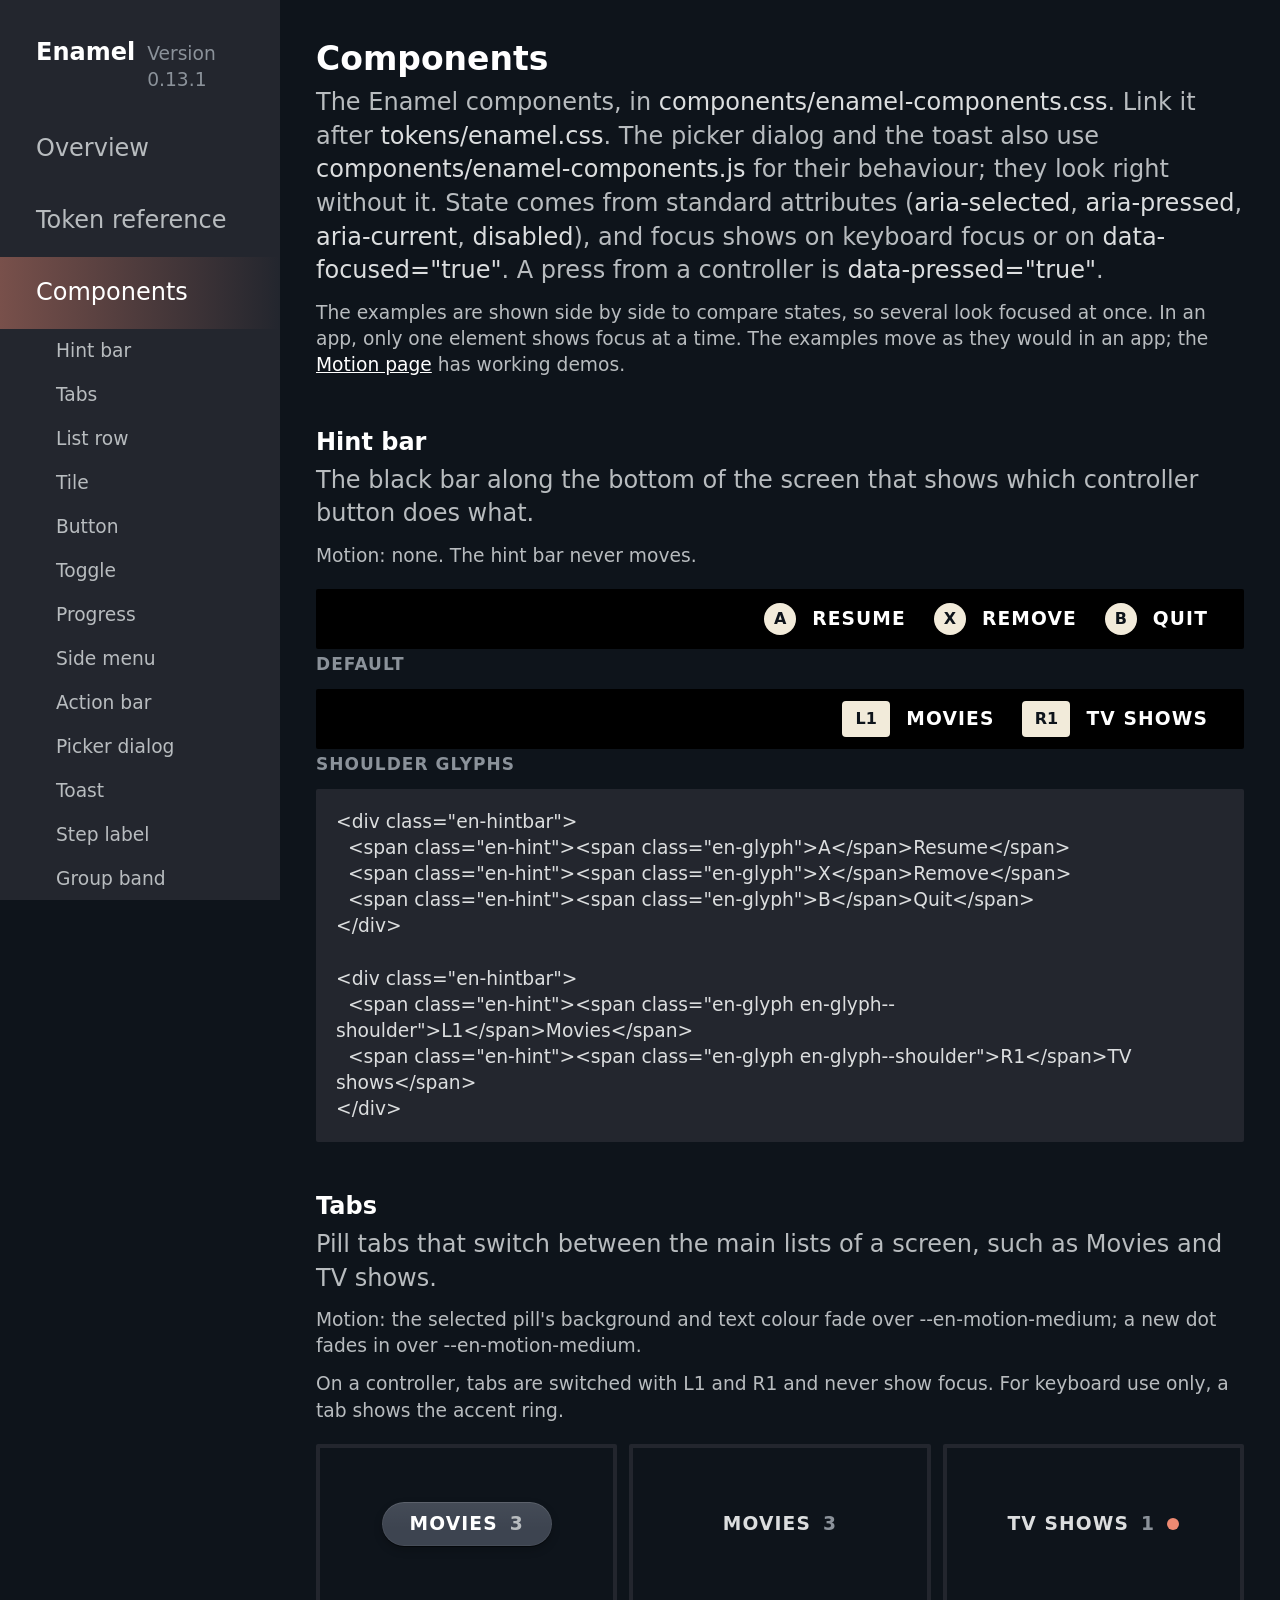
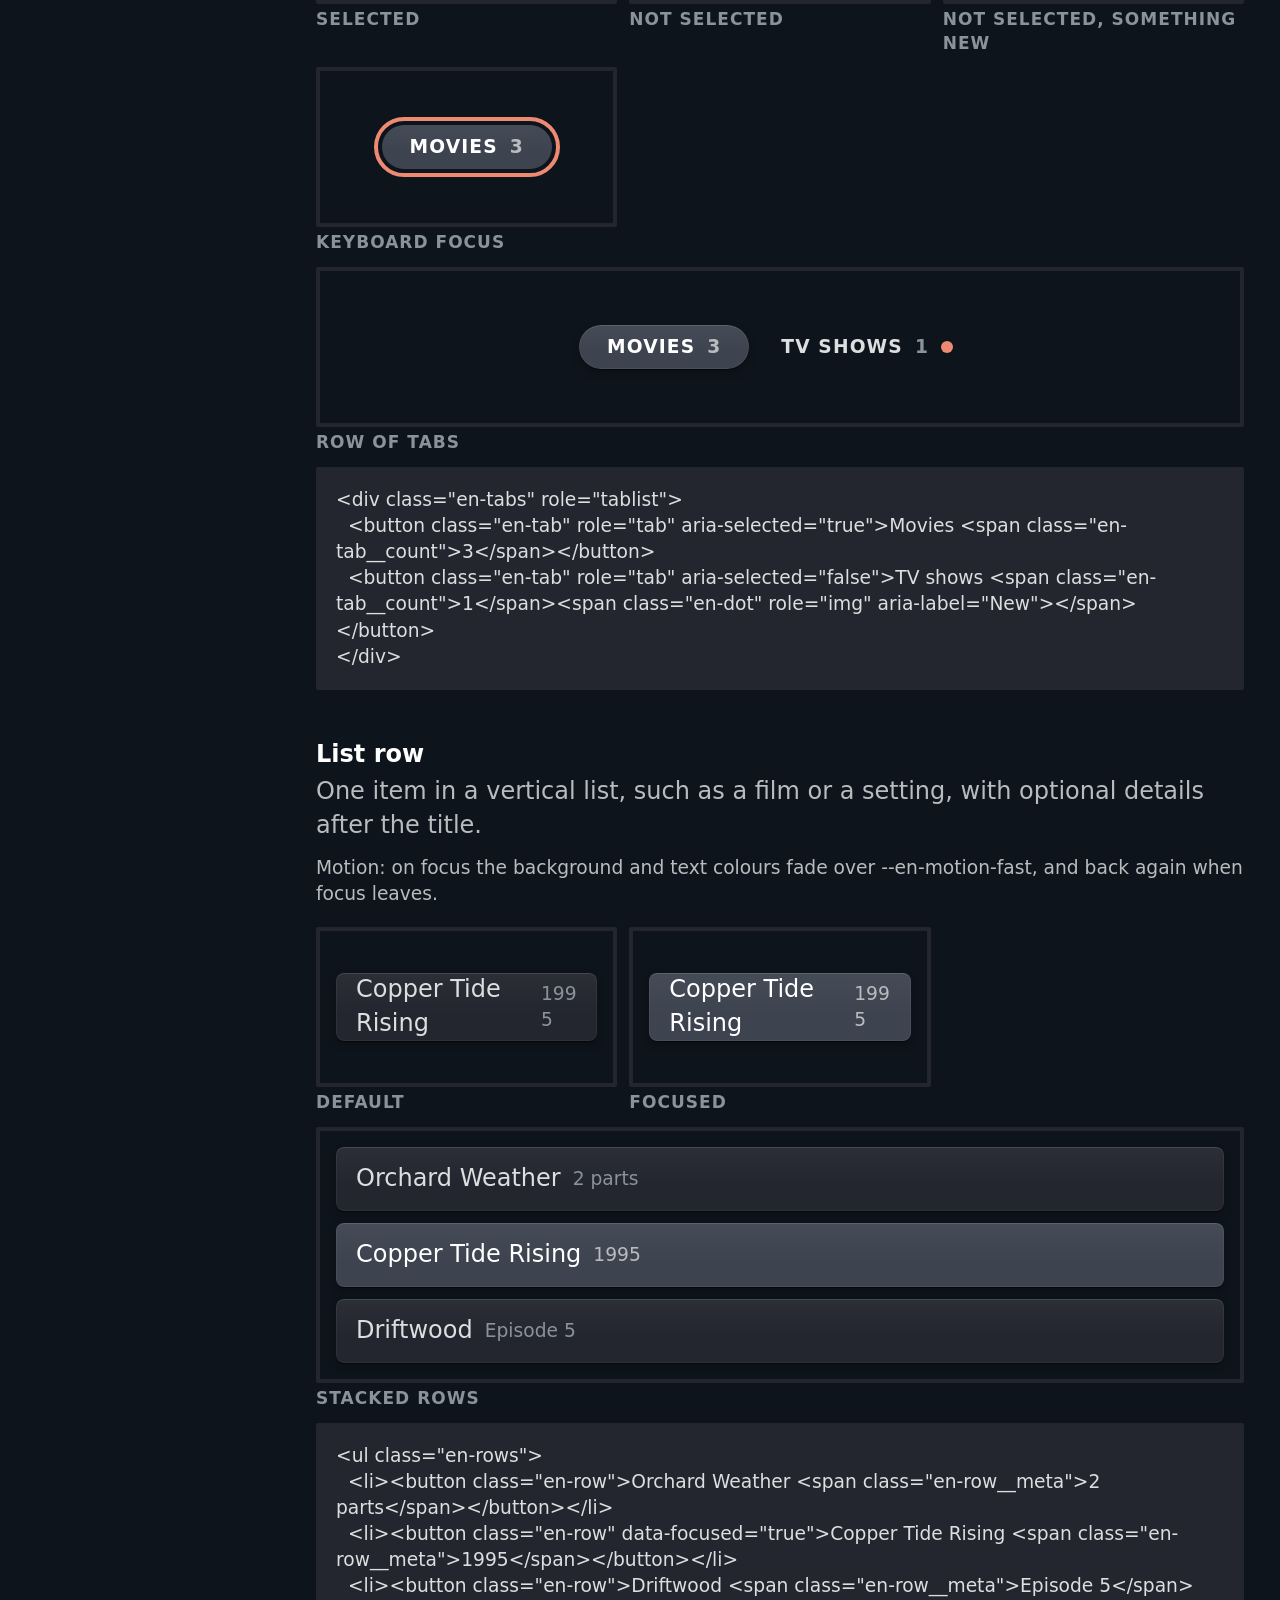
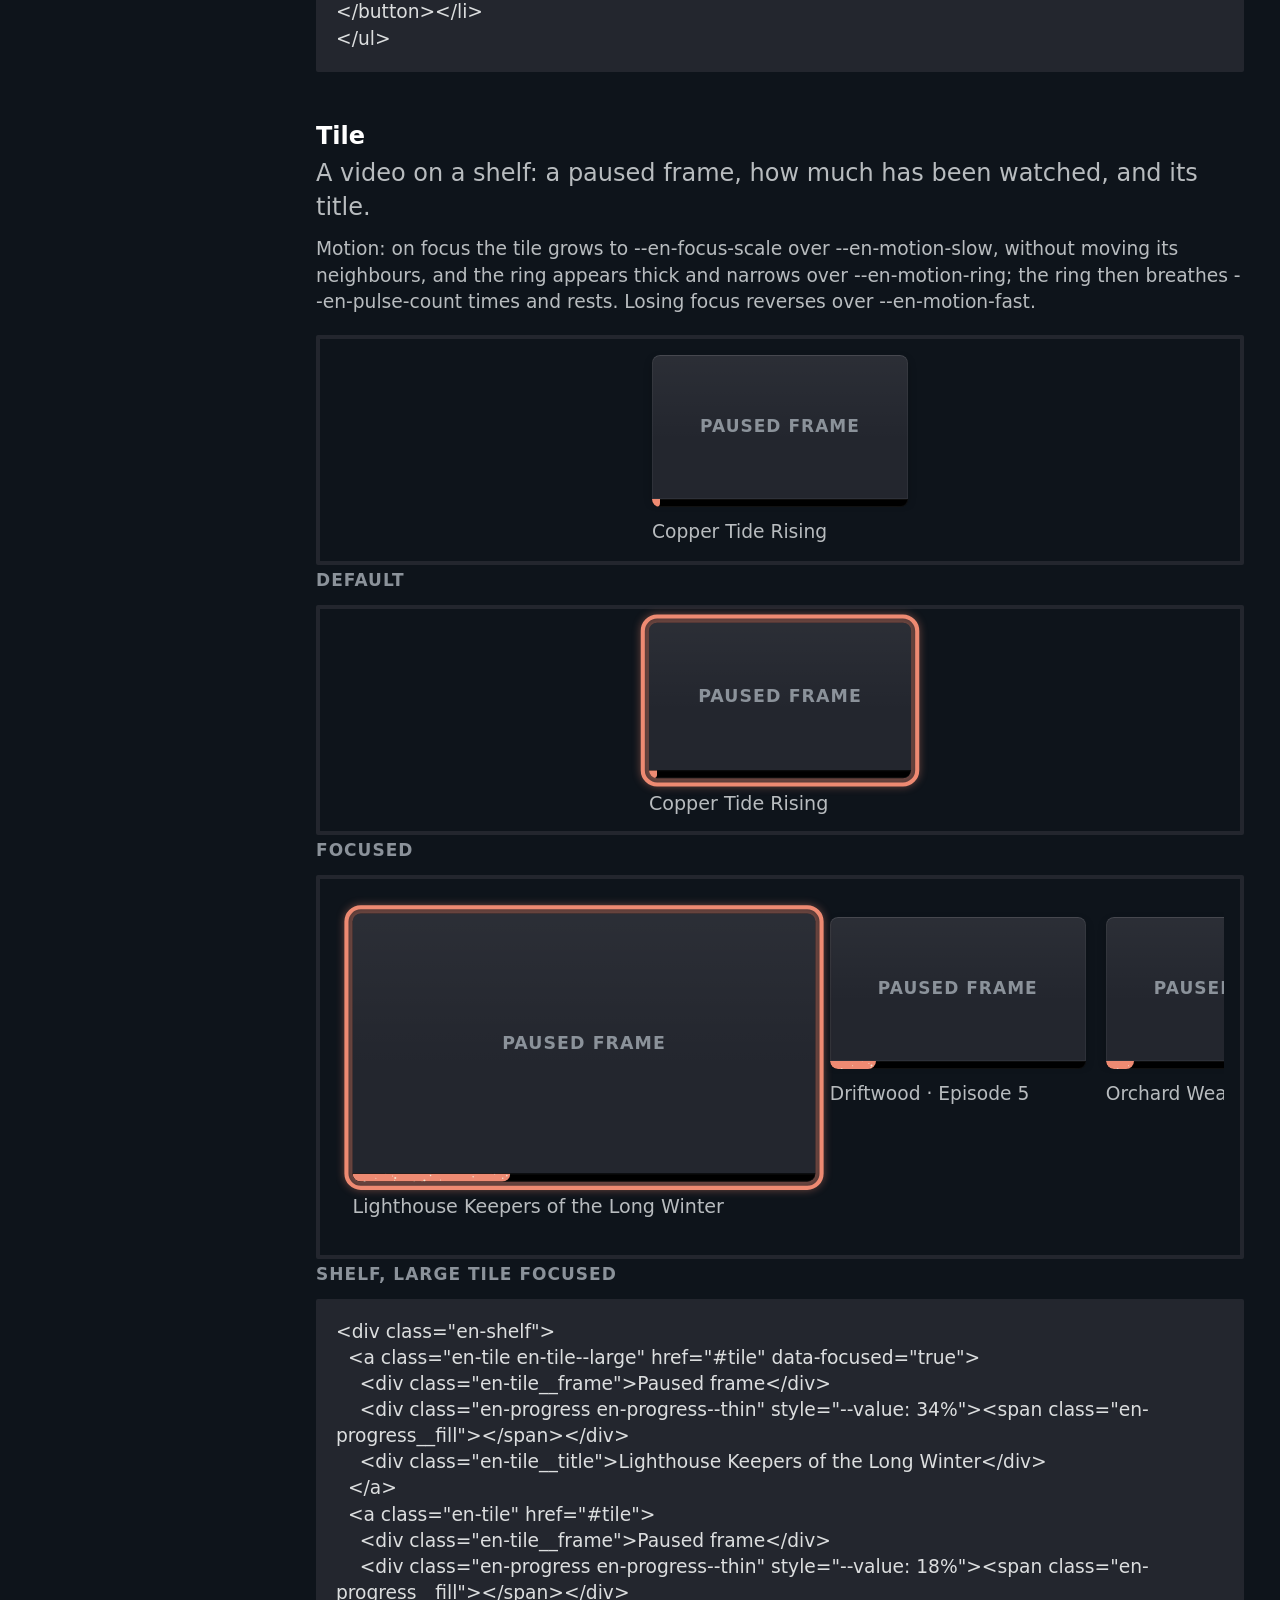
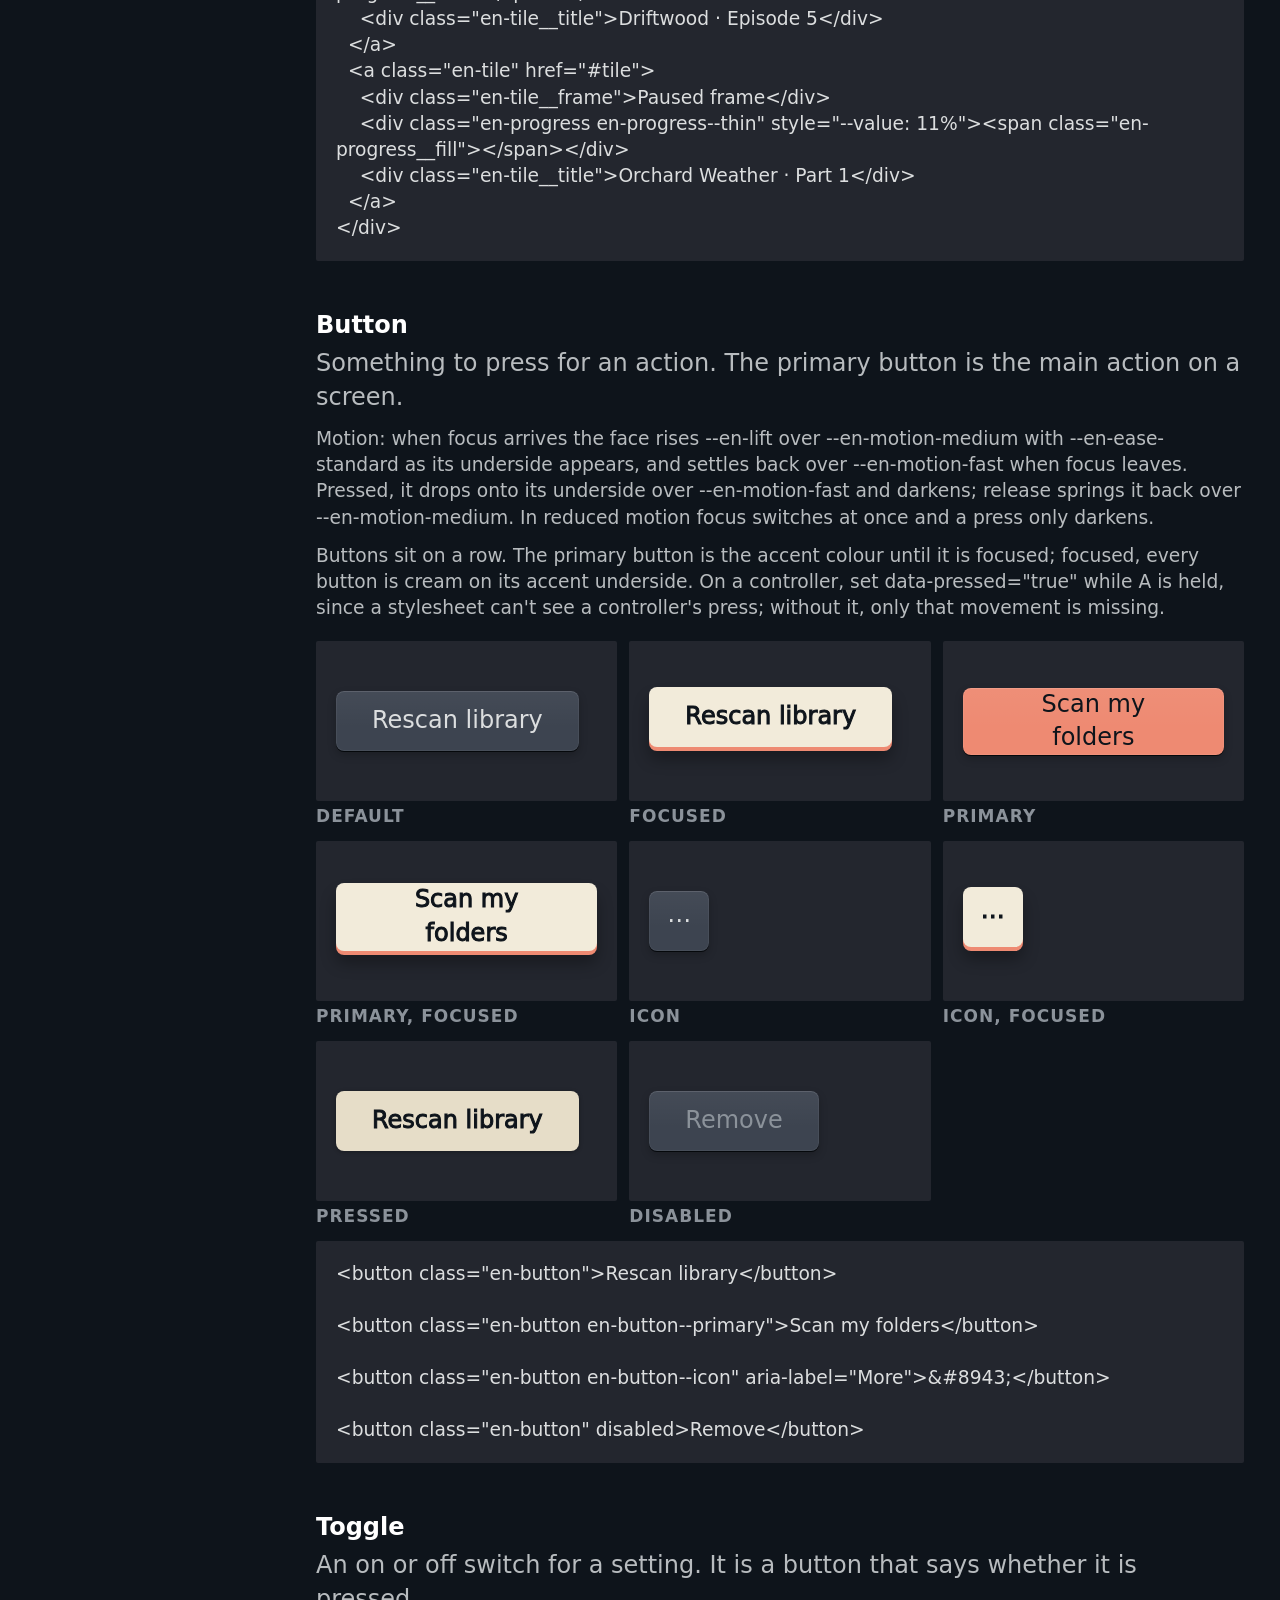
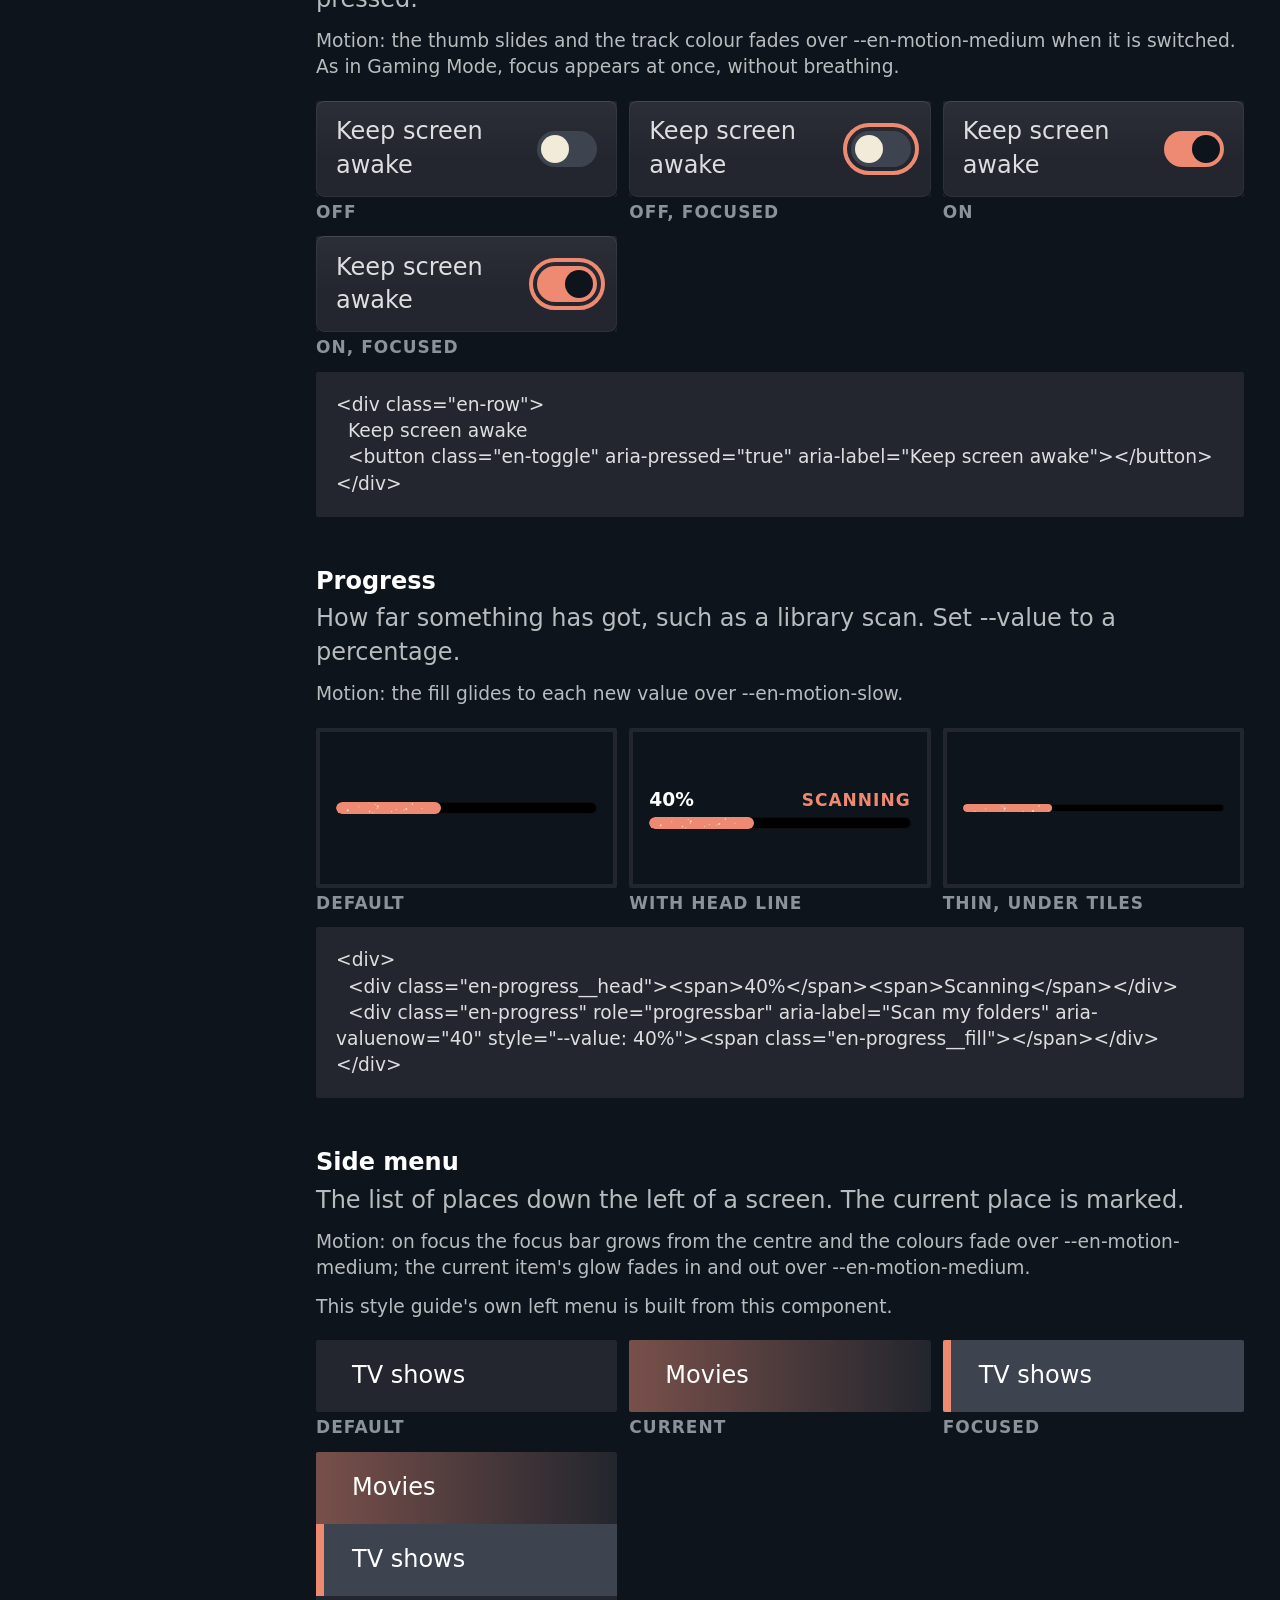
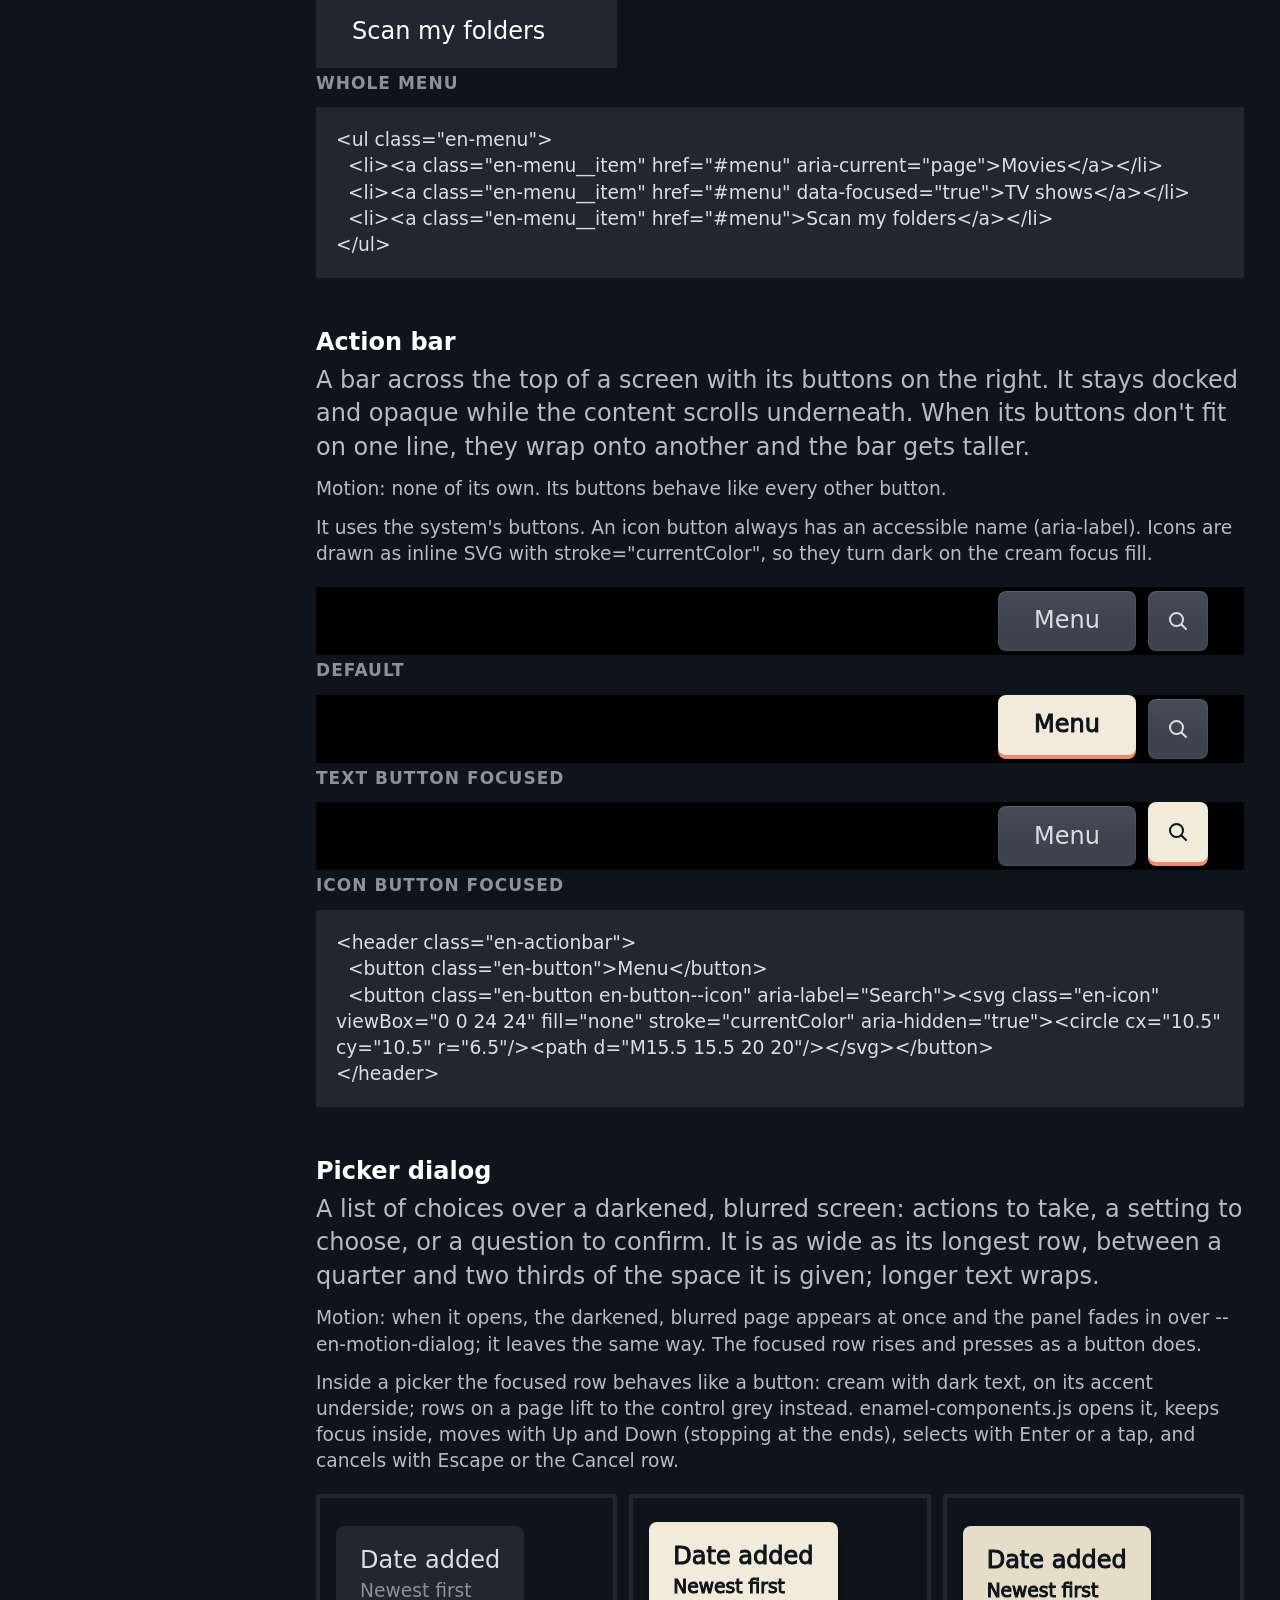
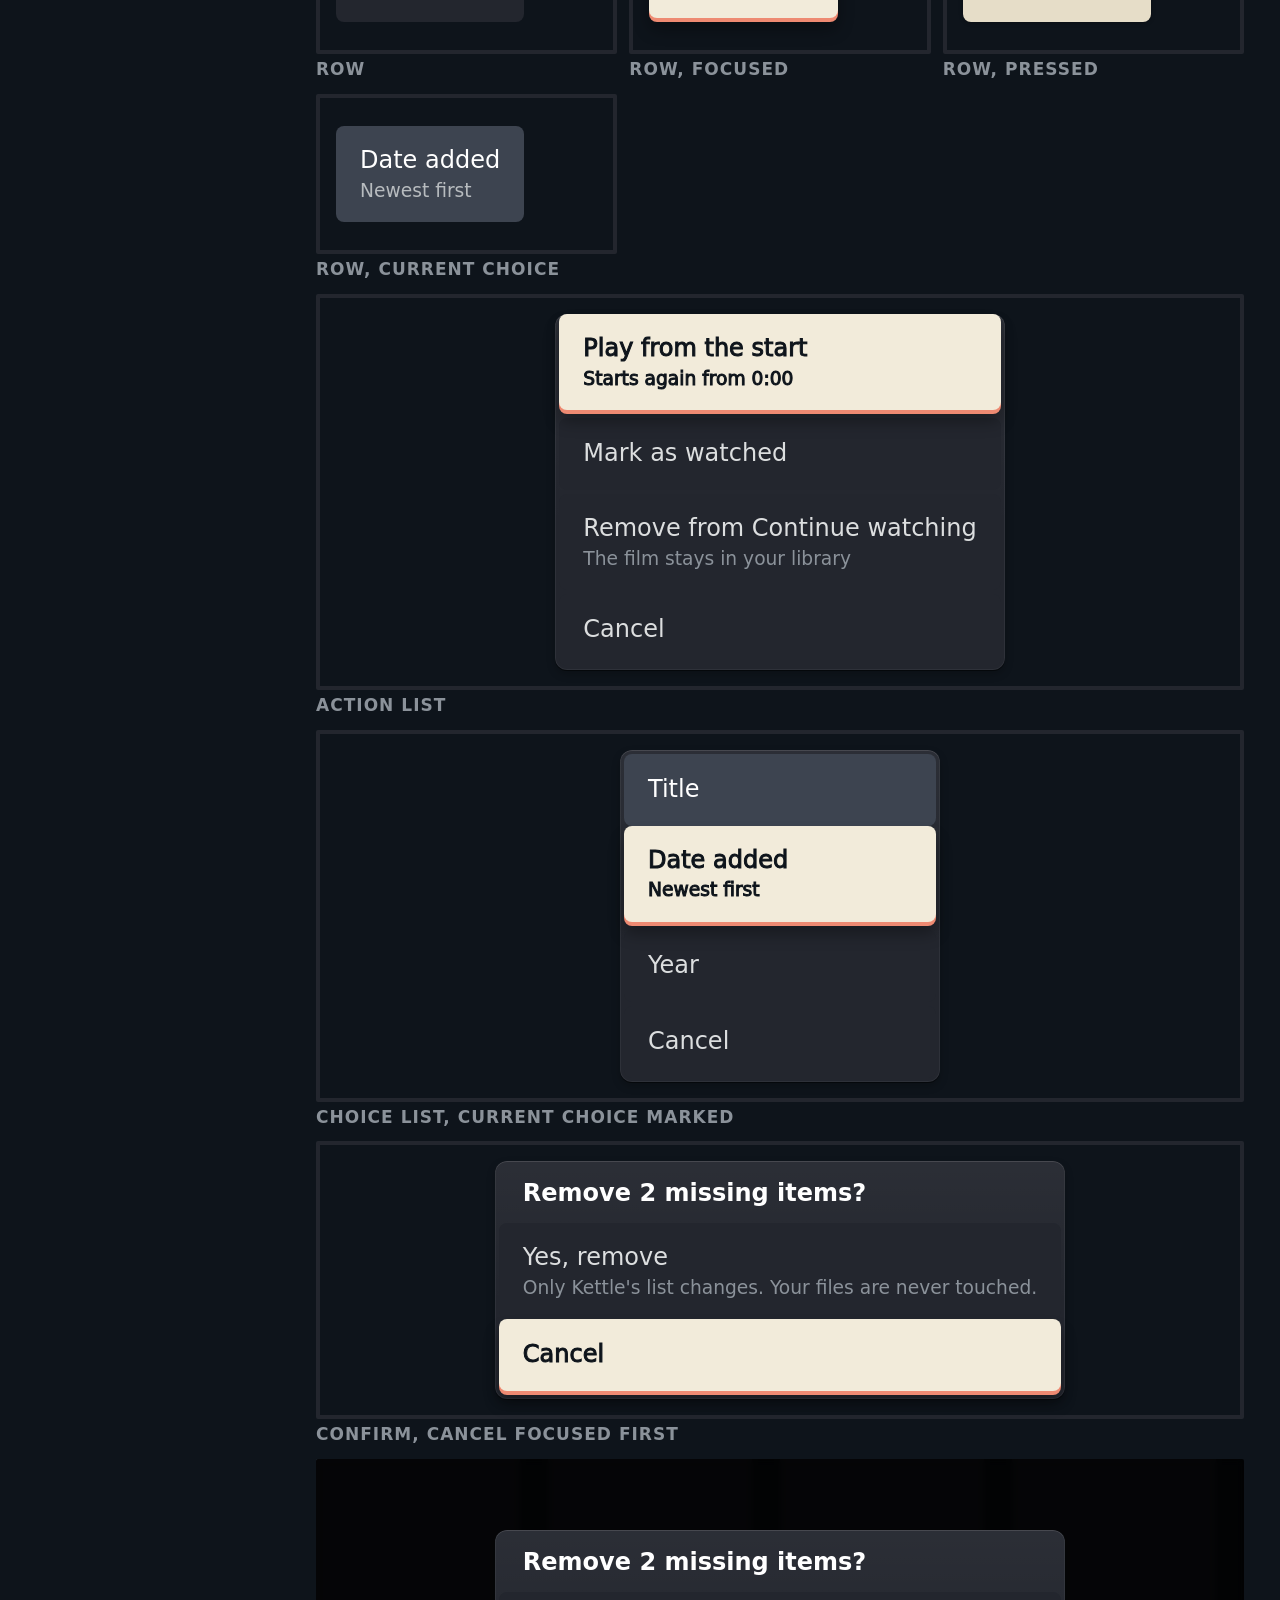
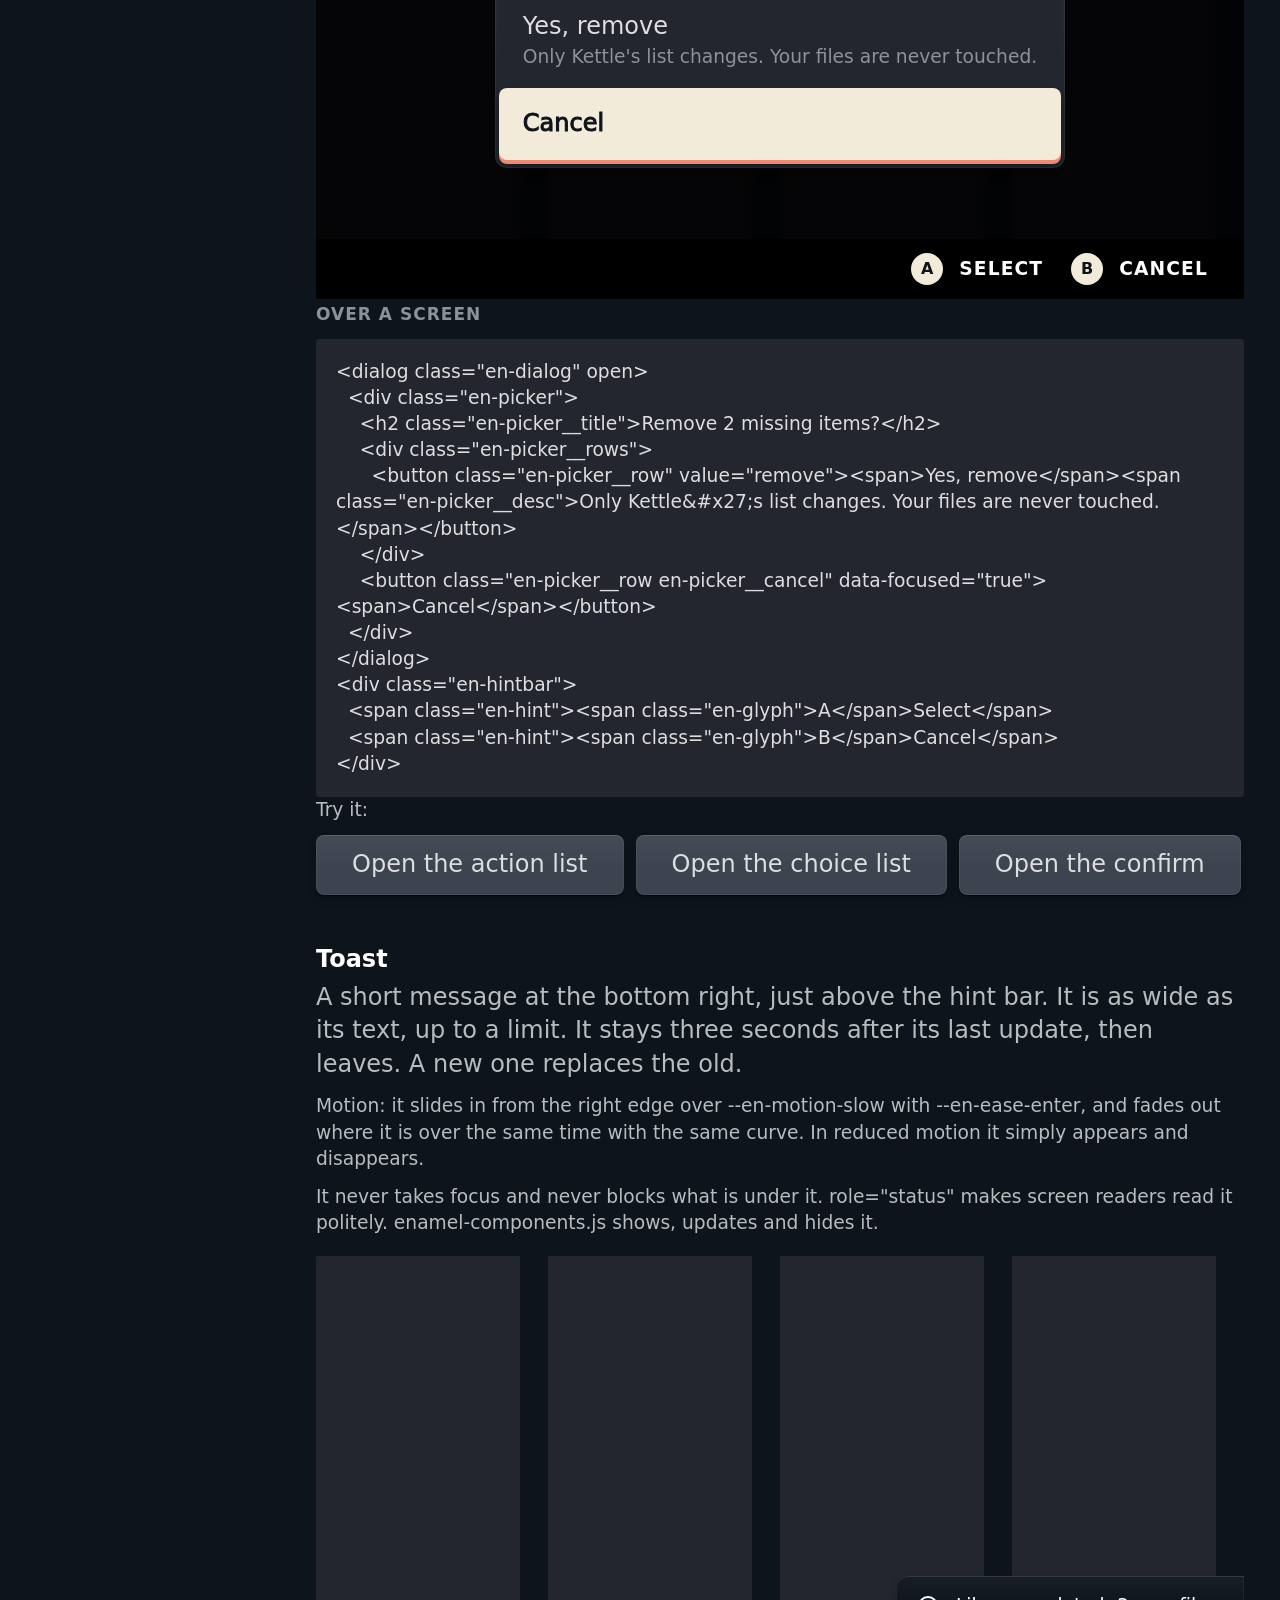
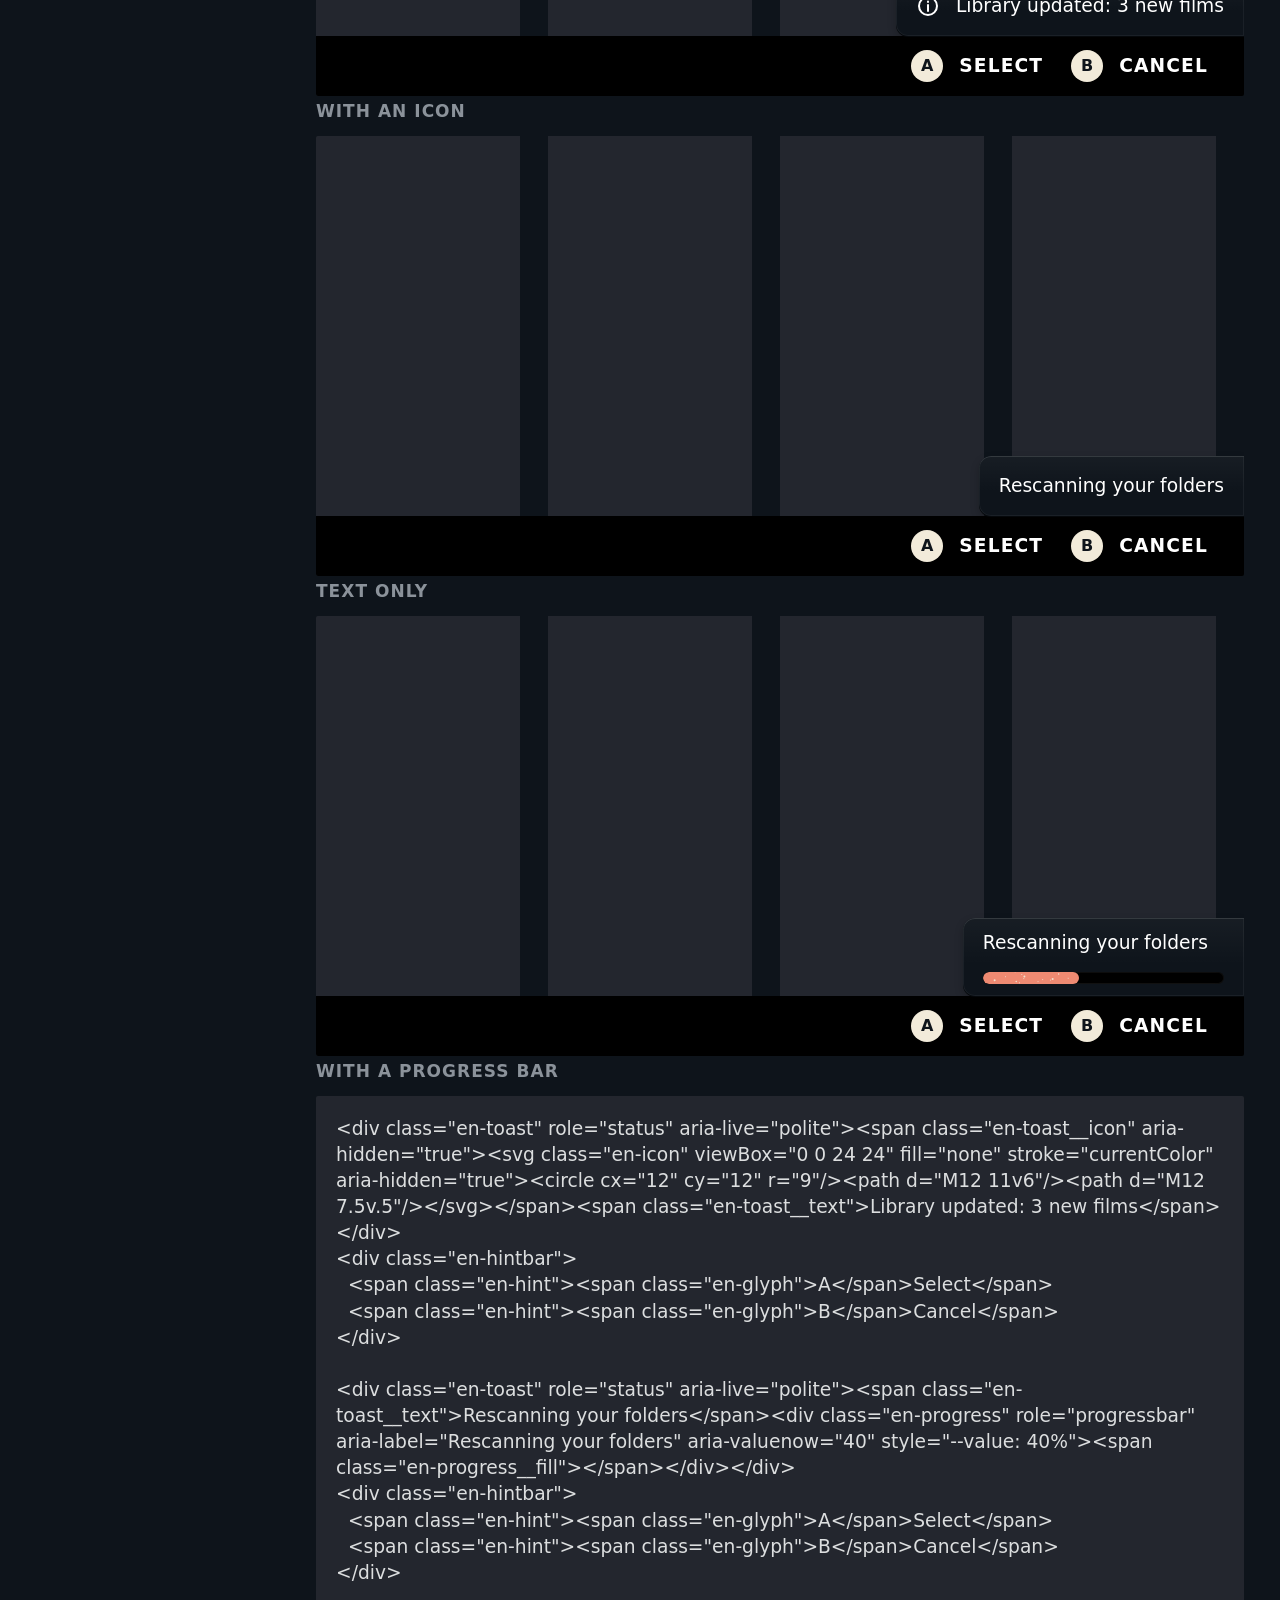
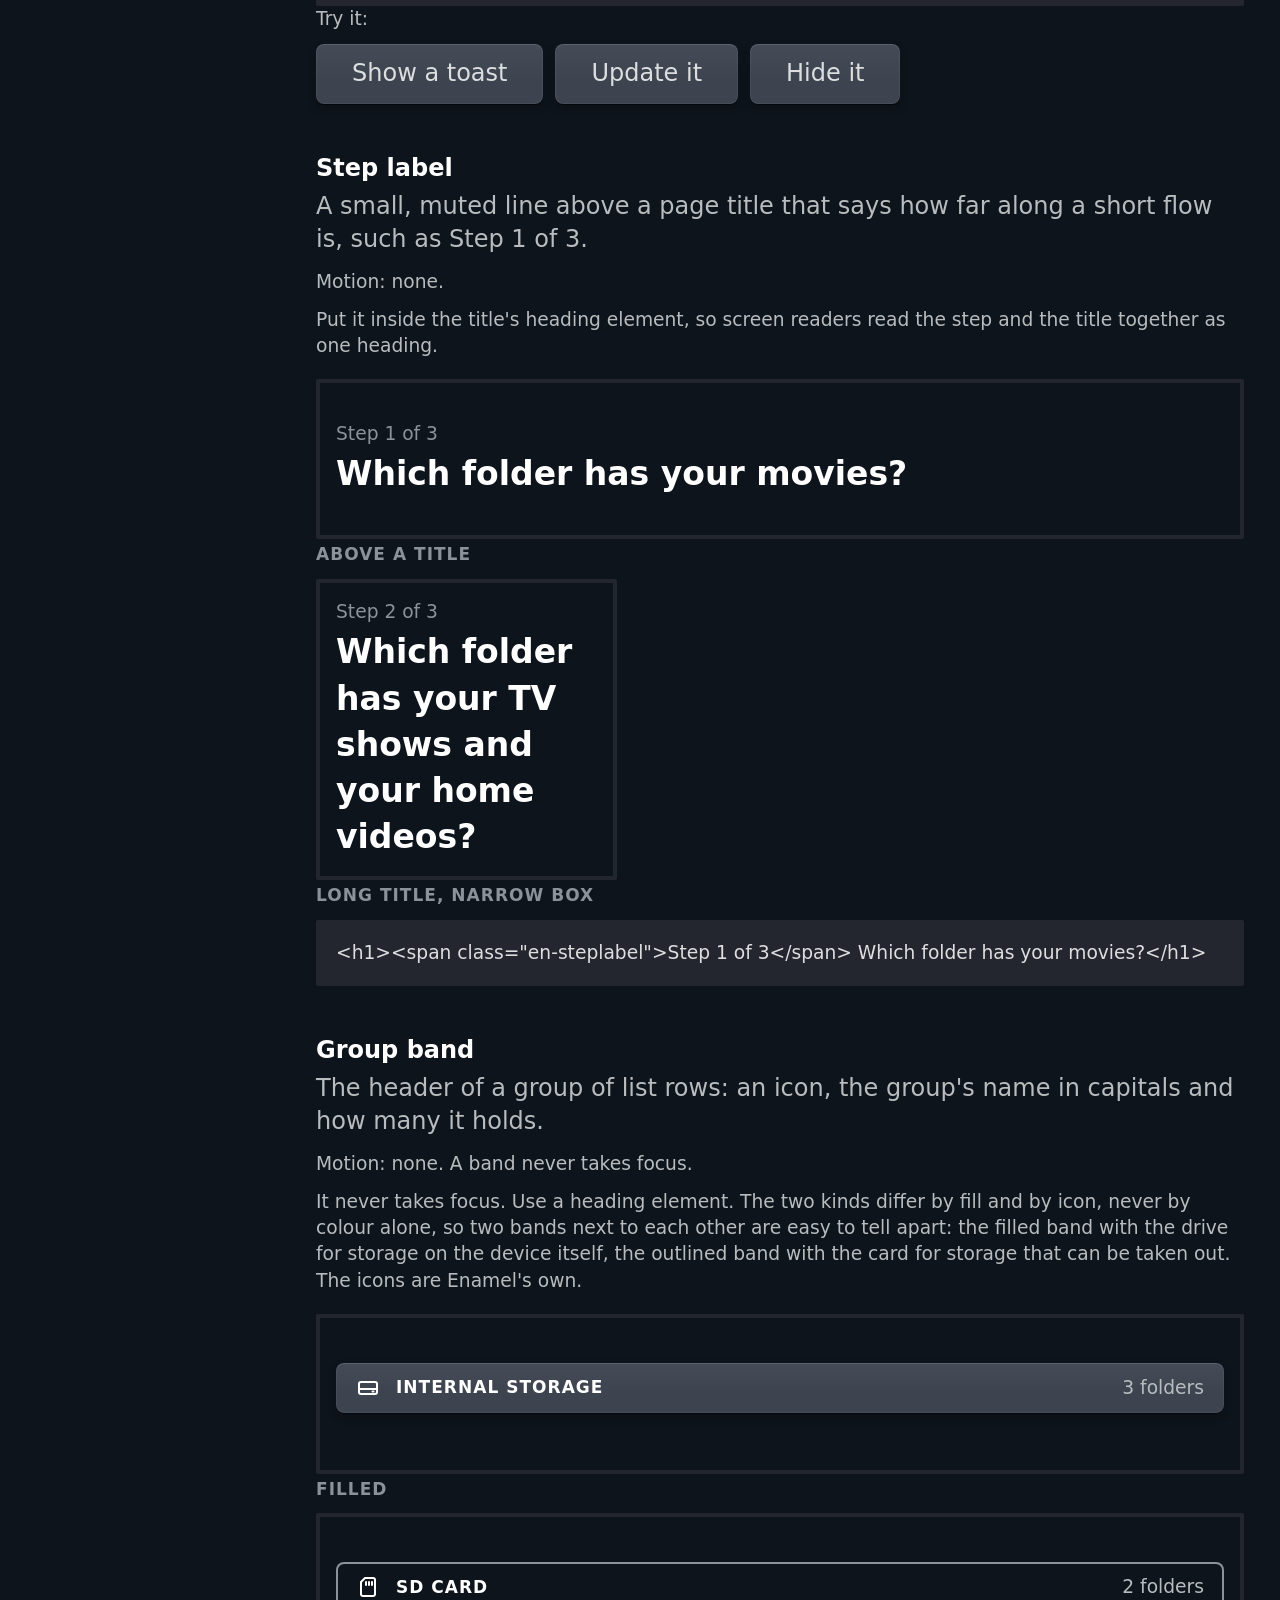
<file: docs/components.html>
<!doctype html>
<html lang="en">
<head>
<meta charset="utf-8">
<meta name="viewport" content="width=device-width, initial-scale=1">
<title>Enamel components</title>
<link rel="stylesheet" href="../tokens/enamel.css">
<link rel="stylesheet" href="../components/enamel-components.css">
<link rel="stylesheet" href="site.css">
<script src="../components/enamel-components.js" defer></script>
<style>
html { background: var(--en-surface-page); }
body { margin: 0; background: var(--en-surface-page); color: var(--en-text);
  font-family: var(--en-font); font-size: var(--en-text-body); line-height: var(--en-line-height); }
</style>
</head>
<body>
<!-- Generated by tools/build_styleguide.py from tools/components_page.py. Do not edit by hand. -->
<!-- enamel-menu:start (generated by tools/build_styleguide.py, do not edit by hand) -->
<nav class="site-menu" aria-label="Style guide">
<div class="site-menu__brand"><strong>Enamel</strong><span>Version 0.13.1</span></div>
<ul class="en-menu">
<li><a class="en-menu__item" href="overview.html">Overview</a></li>
<li><a class="en-menu__item" href="index.html">Token reference</a></li>
<li><a class="en-menu__item" href="components.html" aria-current="page">Components</a>
<ul class="en-menu site-menu__sub">
<li><a class="en-menu__item" href="#hintbar">Hint bar</a></li>
<li><a class="en-menu__item" href="#tabs">Tabs</a></li>
<li><a class="en-menu__item" href="#row">List row</a></li>
<li><a class="en-menu__item" href="#tile">Tile</a></li>
<li><a class="en-menu__item" href="#button">Button</a></li>
<li><a class="en-menu__item" href="#toggle">Toggle</a></li>
<li><a class="en-menu__item" href="#progress">Progress</a></li>
<li><a class="en-menu__item" href="#menu">Side menu</a></li>
<li><a class="en-menu__item" href="#actionbar">Action bar</a></li>
<li><a class="en-menu__item" href="#picker">Picker dialog</a></li>
<li><a class="en-menu__item" href="#toast">Toast</a></li>
<li><a class="en-menu__item" href="#steplabel">Step label</a></li>
<li><a class="en-menu__item" href="#band">Group band</a></li>
<li><a class="en-menu__item" href="#badge">Badge</a></li>
<li><a class="en-menu__item" href="#message">Message in a row</a></li>
<li><a class="en-menu__item" href="#destructive">Destructive row</a></li>
<li><a class="en-menu__item" href="#steps">Numbered steps</a></li>
<li><a class="en-menu__item" href="#stat">Stat panel</a></li>
<li><a class="en-menu__item" href="#note">Note</a></li>
<li><a class="en-menu__item" href="#speckle">Page speckle</a></li>
<li><a class="en-menu__item" href="#lighter">Lighter fallback</a></li>
</ul></li>
<li><a class="en-menu__item" href="motion.html">Motion</a></li>
<li><a class="en-menu__item" href="resize.html">Resize</a></li>
</ul>
<div class="site-switch site-accent" hidden>
<p class="site-switch__label">Accent</p>
<div class="en-tabs" role="tablist" aria-label="Accent">
<button class="en-tab" role="tab" aria-selected="true" data-accent="coral">Coral</button>
<button class="en-tab" role="tab" aria-selected="false" data-accent="sage">Sage</button>
</div>
</div>
<div class="site-switch site-motion" hidden>
<p class="site-switch__label">Motion</p>
<div class="en-tabs" role="tablist" aria-label="Motion">
<button class="en-tab" role="tab" aria-selected="true" data-motion="full">Full</button>
<button class="en-tab" role="tab" aria-selected="false" data-motion="reduced">Reduced</button>
</div>
</div>
<div class="site-switch site-look" hidden>
<p class="site-switch__label">Look</p>
<div class="en-tabs" role="tablist" aria-label="Look">
<button class="en-tab" role="tab" aria-selected="true" data-look="false">Full</button>
<button class="en-tab" role="tab" aria-selected="false" data-look="true">Lighter</button>
</div>
</div>
</nav>
<script src="site.js"></script>
<!-- enamel-menu:end -->
<main class="site-main">
<h1>Components</h1>
<p>The Enamel components, in <code>components/enamel-components.css</code>. Link it after
<code>tokens/enamel.css</code>. The picker dialog and the toast also use <code>components/enamel-components.js</code>
for their behaviour; they look right without it. State comes from standard attributes (<code>aria-selected</code>,
<code>aria-pressed</code>, <code>aria-current</code>, <code>disabled</code>), and focus shows on keyboard focus
or on <code>data-focused="true"</code>. A press from a controller is <code>data-pressed="true"</code>.</p>
<p class="site-note">The examples are shown side by side to compare states, so several look focused at once.
In an app, only one element shows focus at a time. The examples move as they would in an app; the
<a href="motion.html">Motion page</a> has working demos.</p>
<section id="hintbar">
<h2>Hint bar</h2>
<p>The black bar along the bottom of the screen that shows which controller button does what.</p>
<p class="site-note site-motion-note">Motion: none. The hint bar never moves.</p>
<div class="site-states">
<figure class="site-state site-state--wide"><div class="site-stage site-stage--flush">
<div class="en-hintbar">
  <span class="en-hint"><span class="en-glyph">A</span>Resume</span>
  <span class="en-hint"><span class="en-glyph">X</span>Remove</span>
  <span class="en-hint"><span class="en-glyph">B</span>Quit</span>
</div>
</div><figcaption>Default</figcaption></figure>
<figure class="site-state site-state--wide"><div class="site-stage site-stage--flush">
<div class="en-hintbar">
  <span class="en-hint"><span class="en-glyph en-glyph--shoulder">L1</span>Movies</span>
  <span class="en-hint"><span class="en-glyph en-glyph--shoulder">R1</span>TV shows</span>
</div>
</div><figcaption>Shoulder glyphs</figcaption></figure>
</div>
<pre class="site-code"><code>&lt;div class=&quot;en-hintbar&quot;&gt;
  &lt;span class=&quot;en-hint&quot;&gt;&lt;span class=&quot;en-glyph&quot;&gt;A&lt;/span&gt;Resume&lt;/span&gt;
  &lt;span class=&quot;en-hint&quot;&gt;&lt;span class=&quot;en-glyph&quot;&gt;X&lt;/span&gt;Remove&lt;/span&gt;
  &lt;span class=&quot;en-hint&quot;&gt;&lt;span class=&quot;en-glyph&quot;&gt;B&lt;/span&gt;Quit&lt;/span&gt;
&lt;/div&gt;

&lt;div class=&quot;en-hintbar&quot;&gt;
  &lt;span class=&quot;en-hint&quot;&gt;&lt;span class=&quot;en-glyph en-glyph--shoulder&quot;&gt;L1&lt;/span&gt;Movies&lt;/span&gt;
  &lt;span class=&quot;en-hint&quot;&gt;&lt;span class=&quot;en-glyph en-glyph--shoulder&quot;&gt;R1&lt;/span&gt;TV shows&lt;/span&gt;
&lt;/div&gt;</code></pre>
</section>
<section id="tabs">
<h2>Tabs</h2>
<p>Pill tabs that switch between the main lists of a screen, such as Movies and TV shows.</p>
<p class="site-note site-motion-note">Motion: the selected pill&#x27;s background and text colour fade over --en-motion-medium; a new dot fades in over --en-motion-medium.</p>
<p class="site-note">On a controller, tabs are switched with L1 and R1 and never show focus. For keyboard use only, a tab shows the accent ring.</p>
<div class="site-states">
<figure class="site-state"><div class="site-stage site-stage--center">
<div class="en-tabs" role="tablist"><button class="en-tab" role="tab" aria-selected="true">Movies <span class="en-tab__count">3</span></button></div>
</div><figcaption>Selected</figcaption></figure>
<figure class="site-state"><div class="site-stage site-stage--center">
<div class="en-tabs" role="tablist"><button class="en-tab" role="tab" aria-selected="false">Movies <span class="en-tab__count">3</span></button></div>
</div><figcaption>Not selected</figcaption></figure>
<figure class="site-state"><div class="site-stage site-stage--center">
<div class="en-tabs" role="tablist"><button class="en-tab" role="tab" aria-selected="false">TV shows <span class="en-tab__count">1</span><span class="en-dot" role="img" aria-label="New"></span></button></div>
</div><figcaption>Not selected, something new</figcaption></figure>
<figure class="site-state"><div class="site-stage site-stage--center">
<div class="en-tabs" role="tablist"><button class="en-tab" role="tab" aria-selected="true" data-demo="focus-visible">Movies <span class="en-tab__count">3</span></button></div>
</div><figcaption>Keyboard focus</figcaption></figure>
<figure class="site-state site-state--wide"><div class="site-stage site-stage--center">
<div class="en-tabs" role="tablist">
  <button class="en-tab" role="tab" aria-selected="true">Movies <span class="en-tab__count">3</span></button>
  <button class="en-tab" role="tab" aria-selected="false">TV shows <span class="en-tab__count">1</span><span class="en-dot" role="img" aria-label="New"></span></button>
</div>
</div><figcaption>Row of tabs</figcaption></figure>
</div>
<pre class="site-code"><code>&lt;div class=&quot;en-tabs&quot; role=&quot;tablist&quot;&gt;
  &lt;button class=&quot;en-tab&quot; role=&quot;tab&quot; aria-selected=&quot;true&quot;&gt;Movies &lt;span class=&quot;en-tab__count&quot;&gt;3&lt;/span&gt;&lt;/button&gt;
  &lt;button class=&quot;en-tab&quot; role=&quot;tab&quot; aria-selected=&quot;false&quot;&gt;TV shows &lt;span class=&quot;en-tab__count&quot;&gt;1&lt;/span&gt;&lt;span class=&quot;en-dot&quot; role=&quot;img&quot; aria-label=&quot;New&quot;&gt;&lt;/span&gt;&lt;/button&gt;
&lt;/div&gt;</code></pre>
</section>
<section id="row">
<h2>List row</h2>
<p>One item in a vertical list, such as a film or a setting, with optional details after the title.</p>
<p class="site-note site-motion-note">Motion: on focus the background and text colours fade over --en-motion-fast, and back again when focus leaves.</p>
<div class="site-states">
<figure class="site-state"><div class="site-stage">
<div class="en-rows"><button class="en-row">Copper Tide Rising <span class="en-row__meta">1995</span></button></div>
</div><figcaption>Default</figcaption></figure>
<figure class="site-state"><div class="site-stage">
<div class="en-rows"><button class="en-row" data-focused="true">Copper Tide Rising <span class="en-row__meta">1995</span></button></div>
</div><figcaption>Focused</figcaption></figure>
<figure class="site-state site-state--wide"><div class="site-stage">
<ul class="en-rows">
  <li><button class="en-row">Orchard Weather <span class="en-row__meta">2 parts</span></button></li>
  <li><button class="en-row" data-focused="true">Copper Tide Rising <span class="en-row__meta">1995</span></button></li>
  <li><button class="en-row">Driftwood <span class="en-row__meta">Episode 5</span></button></li>
</ul>
</div><figcaption>Stacked rows</figcaption></figure>
</div>
<pre class="site-code"><code>&lt;ul class=&quot;en-rows&quot;&gt;
  &lt;li&gt;&lt;button class=&quot;en-row&quot;&gt;Orchard Weather &lt;span class=&quot;en-row__meta&quot;&gt;2 parts&lt;/span&gt;&lt;/button&gt;&lt;/li&gt;
  &lt;li&gt;&lt;button class=&quot;en-row&quot; data-focused=&quot;true&quot;&gt;Copper Tide Rising &lt;span class=&quot;en-row__meta&quot;&gt;1995&lt;/span&gt;&lt;/button&gt;&lt;/li&gt;
  &lt;li&gt;&lt;button class=&quot;en-row&quot;&gt;Driftwood &lt;span class=&quot;en-row__meta&quot;&gt;Episode 5&lt;/span&gt;&lt;/button&gt;&lt;/li&gt;
&lt;/ul&gt;</code></pre>
</section>
<section id="tile">
<h2>Tile</h2>
<p>A video on a shelf: a paused frame, how much has been watched, and its title.</p>
<p class="site-note site-motion-note">Motion: on focus the tile grows to --en-focus-scale over --en-motion-slow, without moving its neighbours, and the ring appears thick and narrows over --en-motion-ring; the ring then breathes --en-pulse-count times and rests. Losing focus reverses over --en-motion-fast.</p>
<div class="site-states">
<figure class="site-state site-state--wide"><div class="site-stage site-stage--center">
<a class="en-tile" href="#tile">
  <div class="en-tile__frame">Paused frame</div>
  <div class="en-progress en-progress--thin" style="--value: 3%"><span class="en-progress__fill"></span></div>
  <div class="en-tile__title">Copper Tide Rising</div>
</a>
</div><figcaption>Default</figcaption></figure>
<figure class="site-state site-state--wide"><div class="site-stage site-stage--center">
<a class="en-tile" href="#tile" data-focused="true">
  <div class="en-tile__frame">Paused frame</div>
  <div class="en-progress en-progress--thin" style="--value: 3%"><span class="en-progress__fill"></span></div>
  <div class="en-tile__title">Copper Tide Rising</div>
</a>
</div><figcaption>Focused</figcaption></figure>
<figure class="site-state site-state--wide"><div class="site-stage">
<div class="en-shelf">
  <a class="en-tile en-tile--large" href="#tile" data-focused="true">
    <div class="en-tile__frame">Paused frame</div>
    <div class="en-progress en-progress--thin" style="--value: 34%"><span class="en-progress__fill"></span></div>
    <div class="en-tile__title">Lighthouse Keepers of the Long Winter</div>
  </a>
  <a class="en-tile" href="#tile">
    <div class="en-tile__frame">Paused frame</div>
    <div class="en-progress en-progress--thin" style="--value: 18%"><span class="en-progress__fill"></span></div>
    <div class="en-tile__title">Driftwood · Episode 5</div>
  </a>
  <a class="en-tile" href="#tile">
    <div class="en-tile__frame">Paused frame</div>
    <div class="en-progress en-progress--thin" style="--value: 11%"><span class="en-progress__fill"></span></div>
    <div class="en-tile__title">Orchard Weather · Part 1</div>
  </a>
</div>
</div><figcaption>Shelf, large tile focused</figcaption></figure>
</div>
<pre class="site-code"><code>&lt;div class=&quot;en-shelf&quot;&gt;
  &lt;a class=&quot;en-tile en-tile--large&quot; href=&quot;#tile&quot; data-focused=&quot;true&quot;&gt;
    &lt;div class=&quot;en-tile__frame&quot;&gt;Paused frame&lt;/div&gt;
    &lt;div class=&quot;en-progress en-progress--thin&quot; style=&quot;--value: 34%&quot;&gt;&lt;span class=&quot;en-progress__fill&quot;&gt;&lt;/span&gt;&lt;/div&gt;
    &lt;div class=&quot;en-tile__title&quot;&gt;Lighthouse Keepers of the Long Winter&lt;/div&gt;
  &lt;/a&gt;
  &lt;a class=&quot;en-tile&quot; href=&quot;#tile&quot;&gt;
    &lt;div class=&quot;en-tile__frame&quot;&gt;Paused frame&lt;/div&gt;
    &lt;div class=&quot;en-progress en-progress--thin&quot; style=&quot;--value: 18%&quot;&gt;&lt;span class=&quot;en-progress__fill&quot;&gt;&lt;/span&gt;&lt;/div&gt;
    &lt;div class=&quot;en-tile__title&quot;&gt;Driftwood · Episode 5&lt;/div&gt;
  &lt;/a&gt;
  &lt;a class=&quot;en-tile&quot; href=&quot;#tile&quot;&gt;
    &lt;div class=&quot;en-tile__frame&quot;&gt;Paused frame&lt;/div&gt;
    &lt;div class=&quot;en-progress en-progress--thin&quot; style=&quot;--value: 11%&quot;&gt;&lt;span class=&quot;en-progress__fill&quot;&gt;&lt;/span&gt;&lt;/div&gt;
    &lt;div class=&quot;en-tile__title&quot;&gt;Orchard Weather · Part 1&lt;/div&gt;
  &lt;/a&gt;
&lt;/div&gt;</code></pre>
</section>
<section id="button">
<h2>Button</h2>
<p>Something to press for an action. The primary button is the main action on a screen.</p>
<p class="site-note site-motion-note">Motion: when focus arrives the face rises --en-lift over --en-motion-medium with --en-ease-standard as its underside appears, and settles back over --en-motion-fast when focus leaves. Pressed, it drops onto its underside over --en-motion-fast and darkens; release springs it back over --en-motion-medium. In reduced motion focus switches at once and a press only darkens.</p>
<p class="site-note">Buttons sit on a row. The primary button is the accent colour until it is focused; focused, every button is cream on its accent underside. On a controller, set data-pressed=&quot;true&quot; while A is held, since a stylesheet can&#x27;t see a controller&#x27;s press; without it, only that movement is missing.</p>
<div class="site-states">
<figure class="site-state"><div class="site-stage site-stage--raised site-stage--start">
<button class="en-button">Rescan library</button>
</div><figcaption>Default</figcaption></figure>
<figure class="site-state"><div class="site-stage site-stage--raised site-stage--start">
<button class="en-button" data-focused="true">Rescan library</button>
</div><figcaption>Focused</figcaption></figure>
<figure class="site-state"><div class="site-stage site-stage--raised site-stage--start">
<button class="en-button en-button--primary">Scan my folders</button>
</div><figcaption>Primary</figcaption></figure>
<figure class="site-state"><div class="site-stage site-stage--raised site-stage--start">
<button class="en-button en-button--primary" data-focused="true">Scan my folders</button>
</div><figcaption>Primary, focused</figcaption></figure>
<figure class="site-state"><div class="site-stage site-stage--raised site-stage--start">
<button class="en-button en-button--icon" aria-label="More">&#8943;</button>
</div><figcaption>Icon</figcaption></figure>
<figure class="site-state"><div class="site-stage site-stage--raised site-stage--start">
<button class="en-button en-button--icon" aria-label="More" data-focused="true">&#8943;</button>
</div><figcaption>Icon, focused</figcaption></figure>
<figure class="site-state"><div class="site-stage site-stage--raised site-stage--start">
<button class="en-button" data-focused="true" data-pressed="true">Rescan library</button>
</div><figcaption>Pressed</figcaption></figure>
<figure class="site-state"><div class="site-stage site-stage--raised site-stage--start">
<button class="en-button" disabled>Remove</button>
</div><figcaption>Disabled</figcaption></figure>
</div>
<pre class="site-code"><code>&lt;button class=&quot;en-button&quot;&gt;Rescan library&lt;/button&gt;

&lt;button class=&quot;en-button en-button--primary&quot;&gt;Scan my folders&lt;/button&gt;

&lt;button class=&quot;en-button en-button--icon&quot; aria-label=&quot;More&quot;&gt;&amp;#8943;&lt;/button&gt;

&lt;button class=&quot;en-button&quot; disabled&gt;Remove&lt;/button&gt;</code></pre>
</section>
<section id="toggle">
<h2>Toggle</h2>
<p>An on or off switch for a setting. It is a button that says whether it is pressed.</p>
<p class="site-note site-motion-note">Motion: the thumb slides and the track colour fades over --en-motion-medium when it is switched. As in Gaming Mode, focus appears at once, without breathing.</p>
<div class="site-states">
<figure class="site-state"><div class="site-stage site-stage--raised site-stage--flush">
<div class="en-row">
  Keep screen awake
  <button class="en-toggle" aria-pressed="false" aria-label="Keep screen awake"></button>
</div>
</div><figcaption>Off</figcaption></figure>
<figure class="site-state"><div class="site-stage site-stage--raised site-stage--flush">
<div class="en-row">
  Keep screen awake
  <button class="en-toggle" aria-pressed="false" aria-label="Keep screen awake" data-focused="true"></button>
</div>
</div><figcaption>Off, focused</figcaption></figure>
<figure class="site-state"><div class="site-stage site-stage--raised site-stage--flush">
<div class="en-row">
  Keep screen awake
  <button class="en-toggle" aria-pressed="true" aria-label="Keep screen awake"></button>
</div>
</div><figcaption>On</figcaption></figure>
<figure class="site-state"><div class="site-stage site-stage--raised site-stage--flush">
<div class="en-row">
  Keep screen awake
  <button class="en-toggle" aria-pressed="true" aria-label="Keep screen awake" data-focused="true"></button>
</div>
</div><figcaption>On, focused</figcaption></figure>
</div>
<pre class="site-code"><code>&lt;div class=&quot;en-row&quot;&gt;
  Keep screen awake
  &lt;button class=&quot;en-toggle&quot; aria-pressed=&quot;true&quot; aria-label=&quot;Keep screen awake&quot;&gt;&lt;/button&gt;
&lt;/div&gt;</code></pre>
</section>
<section id="progress">
<h2>Progress</h2>
<p>How far something has got, such as a library scan. Set --value to a percentage.</p>
<p class="site-note site-motion-note">Motion: the fill glides to each new value over --en-motion-slow.</p>
<div class="site-states">
<figure class="site-state"><div class="site-stage">
<div class="en-progress" role="progressbar" aria-label="Scan my folders" aria-valuenow="40" style="--value: 40%"><span class="en-progress__fill"></span></div>
</div><figcaption>Default</figcaption></figure>
<figure class="site-state"><div class="site-stage">
<div>
  <div class="en-progress__head"><span>40%</span><span>Scanning</span></div>
  <div class="en-progress" role="progressbar" aria-label="Scan my folders" aria-valuenow="40" style="--value: 40%"><span class="en-progress__fill"></span></div>
</div>
</div><figcaption>With head line</figcaption></figure>
<figure class="site-state"><div class="site-stage">
<div class="en-progress en-progress--thin" role="progressbar" aria-label="Watched" aria-valuenow="34" style="--value: 34%"><span class="en-progress__fill"></span></div>
</div><figcaption>Thin, under tiles</figcaption></figure>
</div>
<pre class="site-code"><code>&lt;div&gt;
  &lt;div class=&quot;en-progress__head&quot;&gt;&lt;span&gt;40%&lt;/span&gt;&lt;span&gt;Scanning&lt;/span&gt;&lt;/div&gt;
  &lt;div class=&quot;en-progress&quot; role=&quot;progressbar&quot; aria-label=&quot;Scan my folders&quot; aria-valuenow=&quot;40&quot; style=&quot;--value: 40%&quot;&gt;&lt;span class=&quot;en-progress__fill&quot;&gt;&lt;/span&gt;&lt;/div&gt;
&lt;/div&gt;</code></pre>
</section>
<section id="menu">
<h2>Side menu</h2>
<p>The list of places down the left of a screen. The current place is marked.</p>
<p class="site-note site-motion-note">Motion: on focus the focus bar grows from the centre and the colours fade over --en-motion-medium; the current item&#x27;s glow fades in and out over --en-motion-medium.</p>
<p class="site-note">This style guide&#x27;s own left menu is built from this component.</p>
<div class="site-states">
<figure class="site-state"><div class="site-stage site-stage--raised site-stage--flush">
<div class="en-menu"><a class="en-menu__item" href="#menu">TV shows</a></div>
</div><figcaption>Default</figcaption></figure>
<figure class="site-state"><div class="site-stage site-stage--raised site-stage--flush">
<div class="en-menu"><a class="en-menu__item" href="#menu" aria-current="page">Movies</a></div>
</div><figcaption>Current</figcaption></figure>
<figure class="site-state"><div class="site-stage site-stage--raised site-stage--flush">
<div class="en-menu"><a class="en-menu__item" href="#menu" data-focused="true">TV shows</a></div>
</div><figcaption>Focused</figcaption></figure>
<figure class="site-state"><div class="site-stage site-stage--raised site-stage--flush">
<ul class="en-menu">
  <li><a class="en-menu__item" href="#menu" aria-current="page">Movies</a></li>
  <li><a class="en-menu__item" href="#menu" data-focused="true">TV shows</a></li>
  <li><a class="en-menu__item" href="#menu">Scan my folders</a></li>
</ul>
</div><figcaption>Whole menu</figcaption></figure>
</div>
<pre class="site-code"><code>&lt;ul class=&quot;en-menu&quot;&gt;
  &lt;li&gt;&lt;a class=&quot;en-menu__item&quot; href=&quot;#menu&quot; aria-current=&quot;page&quot;&gt;Movies&lt;/a&gt;&lt;/li&gt;
  &lt;li&gt;&lt;a class=&quot;en-menu__item&quot; href=&quot;#menu&quot; data-focused=&quot;true&quot;&gt;TV shows&lt;/a&gt;&lt;/li&gt;
  &lt;li&gt;&lt;a class=&quot;en-menu__item&quot; href=&quot;#menu&quot;&gt;Scan my folders&lt;/a&gt;&lt;/li&gt;
&lt;/ul&gt;</code></pre>
</section>
<section id="actionbar">
<h2>Action bar</h2>
<p>A bar across the top of a screen with its buttons on the right. It stays docked and opaque while the content scrolls underneath. When its buttons don&#x27;t fit on one line, they wrap onto another and the bar gets taller.</p>
<p class="site-note site-motion-note">Motion: none of its own. Its buttons behave like every other button.</p>
<p class="site-note">It uses the system&#x27;s buttons. An icon button always has an accessible name (aria-label). Icons are drawn as inline SVG with stroke=&quot;currentColor&quot;, so they turn dark on the cream focus fill.</p>
<div class="site-states">
<figure class="site-state site-state--wide"><div class="site-stage site-stage--flush">
<header class="en-actionbar">
  <button class="en-button">Menu</button>
  <button class="en-button en-button--icon" aria-label="Search"><svg class="en-icon" viewBox="0 0 24 24" fill="none" stroke="currentColor" aria-hidden="true"><circle cx="10.5" cy="10.5" r="6.5"/><path d="M15.5 15.5 20 20"/></svg></button>
</header>
</div><figcaption>Default</figcaption></figure>
<figure class="site-state site-state--wide"><div class="site-stage site-stage--flush">
<header class="en-actionbar">
  <button class="en-button" data-focused="true">Menu</button>
  <button class="en-button en-button--icon" aria-label="Search"><svg class="en-icon" viewBox="0 0 24 24" fill="none" stroke="currentColor" aria-hidden="true"><circle cx="10.5" cy="10.5" r="6.5"/><path d="M15.5 15.5 20 20"/></svg></button>
</header>
</div><figcaption>Text button focused</figcaption></figure>
<figure class="site-state site-state--wide"><div class="site-stage site-stage--flush">
<header class="en-actionbar">
  <button class="en-button">Menu</button>
  <button class="en-button en-button--icon" aria-label="Search" data-focused="true"><svg class="en-icon" viewBox="0 0 24 24" fill="none" stroke="currentColor" aria-hidden="true"><circle cx="10.5" cy="10.5" r="6.5"/><path d="M15.5 15.5 20 20"/></svg></button>
</header>
</div><figcaption>Icon button focused</figcaption></figure>
</div>
<pre class="site-code"><code>&lt;header class=&quot;en-actionbar&quot;&gt;
  &lt;button class=&quot;en-button&quot;&gt;Menu&lt;/button&gt;
  &lt;button class=&quot;en-button en-button--icon&quot; aria-label=&quot;Search&quot;&gt;&lt;svg class=&quot;en-icon&quot; viewBox=&quot;0 0 24 24&quot; fill=&quot;none&quot; stroke=&quot;currentColor&quot; aria-hidden=&quot;true&quot;&gt;&lt;circle cx=&quot;10.5&quot; cy=&quot;10.5&quot; r=&quot;6.5&quot;/&gt;&lt;path d=&quot;M15.5 15.5 20 20&quot;/&gt;&lt;/svg&gt;&lt;/button&gt;
&lt;/header&gt;</code></pre>
</section>
<section id="picker">
<h2>Picker dialog</h2>
<p>A list of choices over a darkened, blurred screen: actions to take, a setting to choose, or a question to confirm. It is as wide as its longest row, between a quarter and two thirds of the space it is given; longer text wraps.</p>
<p class="site-note site-motion-note">Motion: when it opens, the darkened, blurred page appears at once and the panel fades in over --en-motion-dialog; it leaves the same way. The focused row rises and presses as a button does.</p>
<p class="site-note">Inside a picker the focused row behaves like a button: cream with dark text, on its accent underside; rows on a page lift to the control grey instead. enamel-components.js opens it, keeps focus inside, moves with Up and Down (stopping at the ends), selects with Enter or a tap, and cancels with Escape or the Cancel row.</p>
<div class="site-states">
<figure class="site-state"><div class="site-stage site-stage--start">
<div class="en-picker__rows"><button class="en-picker__row"><span>Date added</span><span class="en-picker__desc">Newest first</span></button></div>
</div><figcaption>Row</figcaption></figure>
<figure class="site-state"><div class="site-stage site-stage--start">
<div class="en-picker__rows"><button class="en-picker__row" data-focused="true"><span>Date added</span><span class="en-picker__desc">Newest first</span></button></div>
</div><figcaption>Row, focused</figcaption></figure>
<figure class="site-state"><div class="site-stage site-stage--start">
<div class="en-picker__rows"><button data-pressed="true" class="en-picker__row" data-focused="true"><span>Date added</span><span class="en-picker__desc">Newest first</span></button></div>
</div><figcaption>Row, pressed</figcaption></figure>
<figure class="site-state"><div class="site-stage site-stage--start">
<div class="en-picker__rows"><button class="en-picker__row" aria-current="true"><span>Date added</span><span class="en-picker__desc">Newest first</span></button></div>
</div><figcaption>Row, current choice</figcaption></figure>
<figure class="site-state site-state--wide"><div class="site-stage site-stage--center">
<div class="en-picker">
  <div class="en-picker__rows">
    <button class="en-picker__row" value="restart" data-focused="true"><span>Play from the start</span><span class="en-picker__desc">Starts again from 0:00</span></button>
    <button class="en-picker__row" value="watched"><span>Mark as watched</span></button>
    <button class="en-picker__row" value="forget"><span>Remove from Continue watching</span><span class="en-picker__desc">The film stays in your library</span></button>
  </div>
  <button class="en-picker__row en-picker__cancel"><span>Cancel</span></button>
</div>
</div><figcaption>Action list</figcaption></figure>
<figure class="site-state site-state--wide"><div class="site-stage site-stage--center">
<div class="en-picker">
  <div class="en-picker__rows">
    <button class="en-picker__row" value="title" aria-current="true"><span>Title</span></button>
    <button class="en-picker__row" value="added" data-focused="true"><span>Date added</span><span class="en-picker__desc">Newest first</span></button>
    <button class="en-picker__row" value="year"><span>Year</span></button>
  </div>
  <button class="en-picker__row en-picker__cancel"><span>Cancel</span></button>
</div>
</div><figcaption>Choice list, current choice marked</figcaption></figure>
<figure class="site-state site-state--wide"><div class="site-stage site-stage--center">
<div class="en-picker">
  <h2 class="en-picker__title">Remove 2 missing items?</h2>
  <div class="en-picker__rows">
    <button class="en-picker__row" value="remove"><span>Yes, remove</span><span class="en-picker__desc">Only Kettle&#x27;s list changes. Your files are never touched.</span></button>
  </div>
  <button class="en-picker__row en-picker__cancel" data-focused="true"><span>Cancel</span></button>
</div>
</div><figcaption>Confirm, Cancel focused first</figcaption></figure>
<figure class="site-state site-state--wide"><div class="site-stage site-stage--screen site-stage--flush">
<dialog class="en-dialog" open>
  <div class="en-picker">
    <h2 class="en-picker__title">Remove 2 missing items?</h2>
    <div class="en-picker__rows">
      <button class="en-picker__row" value="remove"><span>Yes, remove</span><span class="en-picker__desc">Only Kettle&#x27;s list changes. Your files are never touched.</span></button>
    </div>
    <button class="en-picker__row en-picker__cancel" data-focused="true"><span>Cancel</span></button>
  </div>
</dialog>
<div class="en-hintbar">
  <span class="en-hint"><span class="en-glyph">A</span>Select</span>
  <span class="en-hint"><span class="en-glyph">B</span>Cancel</span>
</div>
</div><figcaption>Over a screen</figcaption></figure>
</div>
<pre class="site-code"><code>&lt;dialog class=&quot;en-dialog&quot; open&gt;
  &lt;div class=&quot;en-picker&quot;&gt;
    &lt;h2 class=&quot;en-picker__title&quot;&gt;Remove 2 missing items?&lt;/h2&gt;
    &lt;div class=&quot;en-picker__rows&quot;&gt;
      &lt;button class=&quot;en-picker__row&quot; value=&quot;remove&quot;&gt;&lt;span&gt;Yes, remove&lt;/span&gt;&lt;span class=&quot;en-picker__desc&quot;&gt;Only Kettle&amp;#x27;s list changes. Your files are never touched.&lt;/span&gt;&lt;/button&gt;
    &lt;/div&gt;
    &lt;button class=&quot;en-picker__row en-picker__cancel&quot; data-focused=&quot;true&quot;&gt;&lt;span&gt;Cancel&lt;/span&gt;&lt;/button&gt;
  &lt;/div&gt;
&lt;/dialog&gt;
&lt;div class=&quot;en-hintbar&quot;&gt;
  &lt;span class=&quot;en-hint&quot;&gt;&lt;span class=&quot;en-glyph&quot;&gt;A&lt;/span&gt;Select&lt;/span&gt;
  &lt;span class=&quot;en-hint&quot;&gt;&lt;span class=&quot;en-glyph&quot;&gt;B&lt;/span&gt;Cancel&lt;/span&gt;
&lt;/div&gt;</code></pre>
<p class="site-note">Try it:</p><div class="site-actions"><button class="en-button" data-open-picker="try-actions">Open the action list</button><button class="en-button" data-open-picker="try-choices">Open the choice list</button><button class="en-button" data-open-picker="try-confirm">Open the confirm</button></div>
<dialog class="en-dialog" id="try-actions" aria-label="Choose">
  <div class="en-picker">
    <div class="en-picker__rows">
      <button class="en-picker__row" value="restart"><span>Play from the start</span><span class="en-picker__desc">Starts again from 0:00</span></button>
      <button class="en-picker__row" value="watched"><span>Mark as watched</span></button>
      <button class="en-picker__row" value="forget"><span>Remove from Continue watching</span><span class="en-picker__desc">The film stays in your library</span></button>
    </div>
    <button class="en-picker__row en-picker__cancel"><span>Cancel</span></button>
  </div>
</dialog>
<dialog class="en-dialog" id="try-choices" aria-label="Choose">
  <div class="en-picker">
    <div class="en-picker__rows">
      <button class="en-picker__row" value="title" aria-current="true"><span>Title</span></button>
      <button class="en-picker__row" value="added"><span>Date added</span><span class="en-picker__desc">Newest first</span></button>
      <button class="en-picker__row" value="year"><span>Year</span></button>
    </div>
    <button class="en-picker__row en-picker__cancel"><span>Cancel</span></button>
  </div>
</dialog>
<dialog class="en-dialog" id="try-confirm">
  <div class="en-picker">
    <h2 class="en-picker__title">Remove 2 missing items?</h2>
    <div class="en-picker__rows">
      <button class="en-picker__row" value="remove"><span>Yes, remove</span><span class="en-picker__desc">Only Kettle&#x27;s list changes. Your files are never touched.</span></button>
    </div>
    <button class="en-picker__row en-picker__cancel" autofocus><span>Cancel</span></button>
  </div>
</dialog>
</section>
<section id="toast">
<h2>Toast</h2>
<p>A short message at the bottom right, just above the hint bar. It is as wide as its text, up to a limit. It stays three seconds after its last update, then leaves. A new one replaces the old.</p>
<p class="site-note site-motion-note">Motion: it slides in from the right edge over --en-motion-slow with --en-ease-enter, and fades out where it is over the same time with the same curve. In reduced motion it simply appears and disappears.</p>
<p class="site-note">It never takes focus and never blocks what is under it. role=&quot;status&quot; makes screen readers read it politely. enamel-components.js shows, updates and hides it.</p>
<div class="site-states">
<figure class="site-state site-state--wide"><div class="site-stage site-stage--screen site-stage--flush">
<div class="en-toast" role="status" aria-live="polite"><span class="en-toast__icon" aria-hidden="true"><svg class="en-icon" viewBox="0 0 24 24" fill="none" stroke="currentColor" aria-hidden="true"><circle cx="12" cy="12" r="9"/><path d="M12 11v6"/><path d="M12 7.5v.5"/></svg></span><span class="en-toast__text">Library updated: 3 new films</span></div>
<div class="en-hintbar">
  <span class="en-hint"><span class="en-glyph">A</span>Select</span>
  <span class="en-hint"><span class="en-glyph">B</span>Cancel</span>
</div>
</div><figcaption>With an icon</figcaption></figure>
<figure class="site-state site-state--wide"><div class="site-stage site-stage--screen site-stage--flush">
<div class="en-toast" role="status" aria-live="polite"><span class="en-toast__text">Rescanning your folders</span></div>
<div class="en-hintbar">
  <span class="en-hint"><span class="en-glyph">A</span>Select</span>
  <span class="en-hint"><span class="en-glyph">B</span>Cancel</span>
</div>
</div><figcaption>Text only</figcaption></figure>
<figure class="site-state site-state--wide"><div class="site-stage site-stage--screen site-stage--flush">
<div class="en-toast" role="status" aria-live="polite"><span class="en-toast__text">Rescanning your folders</span><div class="en-progress" role="progressbar" aria-label="Rescanning your folders" aria-valuenow="40" style="--value: 40%"><span class="en-progress__fill"></span></div></div>
<div class="en-hintbar">
  <span class="en-hint"><span class="en-glyph">A</span>Select</span>
  <span class="en-hint"><span class="en-glyph">B</span>Cancel</span>
</div>
</div><figcaption>With a progress bar</figcaption></figure>
</div>
<pre class="site-code"><code>&lt;div class=&quot;en-toast&quot; role=&quot;status&quot; aria-live=&quot;polite&quot;&gt;&lt;span class=&quot;en-toast__icon&quot; aria-hidden=&quot;true&quot;&gt;&lt;svg class=&quot;en-icon&quot; viewBox=&quot;0 0 24 24&quot; fill=&quot;none&quot; stroke=&quot;currentColor&quot; aria-hidden=&quot;true&quot;&gt;&lt;circle cx=&quot;12&quot; cy=&quot;12&quot; r=&quot;9&quot;/&gt;&lt;path d=&quot;M12 11v6&quot;/&gt;&lt;path d=&quot;M12 7.5v.5&quot;/&gt;&lt;/svg&gt;&lt;/span&gt;&lt;span class=&quot;en-toast__text&quot;&gt;Library updated: 3 new films&lt;/span&gt;&lt;/div&gt;
&lt;div class=&quot;en-hintbar&quot;&gt;
  &lt;span class=&quot;en-hint&quot;&gt;&lt;span class=&quot;en-glyph&quot;&gt;A&lt;/span&gt;Select&lt;/span&gt;
  &lt;span class=&quot;en-hint&quot;&gt;&lt;span class=&quot;en-glyph&quot;&gt;B&lt;/span&gt;Cancel&lt;/span&gt;
&lt;/div&gt;

&lt;div class=&quot;en-toast&quot; role=&quot;status&quot; aria-live=&quot;polite&quot;&gt;&lt;span class=&quot;en-toast__text&quot;&gt;Rescanning your folders&lt;/span&gt;&lt;div class=&quot;en-progress&quot; role=&quot;progressbar&quot; aria-label=&quot;Rescanning your folders&quot; aria-valuenow=&quot;40&quot; style=&quot;--value: 40%&quot;&gt;&lt;span class=&quot;en-progress__fill&quot;&gt;&lt;/span&gt;&lt;/div&gt;&lt;/div&gt;
&lt;div class=&quot;en-hintbar&quot;&gt;
  &lt;span class=&quot;en-hint&quot;&gt;&lt;span class=&quot;en-glyph&quot;&gt;A&lt;/span&gt;Select&lt;/span&gt;
  &lt;span class=&quot;en-hint&quot;&gt;&lt;span class=&quot;en-glyph&quot;&gt;B&lt;/span&gt;Cancel&lt;/span&gt;
&lt;/div&gt;</code></pre>
<p class="site-note">Try it:</p><template id="site-info-icon"><svg class="en-icon" viewBox="0 0 24 24" fill="none" stroke="currentColor" aria-hidden="true"><circle cx="12" cy="12" r="9"/><path d="M12 11v6"/><path d="M12 7.5v.5"/></svg></template><div class="site-actions"><button class="en-button" data-toast="show">Show a toast</button><button class="en-button" data-toast="update">Update it</button><button class="en-button" data-toast="hide">Hide it</button></div>
</section>
<section id="steplabel">
<h2>Step label</h2>
<p>A small, muted line above a page title that says how far along a short flow is, such as Step 1 of 3.</p>
<p class="site-note site-motion-note">Motion: none.</p>
<p class="site-note">Put it inside the title&#x27;s heading element, so screen readers read the step and the title together as one heading.</p>
<div class="site-states">
<figure class="site-state site-state--wide"><div class="site-stage site-stage--start">
<h1><span class="en-steplabel">Step 1 of 3</span> Which folder has your movies?</h1>
</div><figcaption>Above a title</figcaption></figure>
<figure class="site-state"><div class="site-stage site-stage--start">
<h1><span class="en-steplabel">Step 2 of 3</span> Which folder has your TV shows and your home videos?</h1>
</div><figcaption>Long title, narrow box</figcaption></figure>
</div>
<pre class="site-code"><code>&lt;h1&gt;&lt;span class=&quot;en-steplabel&quot;&gt;Step 1 of 3&lt;/span&gt; Which folder has your movies?&lt;/h1&gt;</code></pre>
</section>
<section id="band">
<h2>Group band</h2>
<p>The header of a group of list rows: an icon, the group&#x27;s name in capitals and how many it holds.</p>
<p class="site-note site-motion-note">Motion: none. A band never takes focus.</p>
<p class="site-note">It never takes focus. Use a heading element. The two kinds differ by fill and by icon, never by colour alone, so two bands next to each other are easy to tell apart: the filled band with the drive for storage on the device itself, the outlined band with the card for storage that can be taken out. The icons are Enamel&#x27;s own.</p>
<div class="site-states">
<figure class="site-state site-state--wide"><div class="site-stage">
<h2 class="en-band"><span class="en-band__name"><svg class="en-icon" viewBox="0 0 24 24" fill="none" stroke="currentColor" aria-hidden="true"><rect x="3" y="6" width="18" height="12" rx="2"/><path d="M3 13h18"/><path d="M16.5 15.5h1"/></svg>Internal storage</span><span class="en-band__count">3 folders</span></h2>
</div><figcaption>Filled</figcaption></figure>
<figure class="site-state site-state--wide"><div class="site-stage">
<h2 class="en-band en-band--outline"><span class="en-band__name"><svg class="en-icon" viewBox="0 0 24 24" fill="none" stroke="currentColor" aria-hidden="true"><path d="M9 3h8a2 2 0 0 1 2 2v14a2 2 0 0 1-2 2H7a2 2 0 0 1-2-2V7z"/><path d="M10 7v3M13 7v3M16 7v3"/></svg>SD card</span><span class="en-band__count">2 folders</span></h2>
</div><figcaption>Outlined</figcaption></figure>
<figure class="site-state site-state--wide"><div class="site-stage">
<h2 class="en-band en-band--outline"><span class="en-band__name"><svg class="en-icon" viewBox="0 0 24 24" fill="none" stroke="currentColor" aria-hidden="true"><path d="M9 3h8a2 2 0 0 1 2 2v14a2 2 0 0 1-2 2H7a2 2 0 0 1-2-2V7z"/><path d="M10 7v3M13 7v3M16 7v3"/></svg>SD card</span><span class="en-band__count">2 folders</span></h2>
<ul class="en-rows">
  <li><button class="en-row">SD card › Films <span class="en-row__meta">62 videos</span></button></li>
  <li><button class="en-row" data-focused="true">SD card › Series <span class="en-row__meta">31 videos in 4 folders</span></button></li>
</ul>
<h2 class="en-band"><span class="en-band__name"><svg class="en-icon" viewBox="0 0 24 24" fill="none" stroke="currentColor" aria-hidden="true"><rect x="3" y="6" width="18" height="12" rx="2"/><path d="M3 13h18"/><path d="M16.5 15.5h1"/></svg>Internal storage</span><span class="en-band__count">1 folder</span></h2>
<ul class="en-rows">
  <li><button class="en-row">Videos <span class="en-row__meta">8 videos</span></button></li>
</ul>
</div><figcaption>Two groups of rows</figcaption></figure>
<figure class="site-state"><div class="site-stage">
<h2 class="en-band"><span class="en-band__name"><svg class="en-icon" viewBox="0 0 24 24" fill="none" stroke="currentColor" aria-hidden="true"><rect x="3" y="6" width="18" height="12" rx="2"/><path d="M3 13h18"/><path d="M16.5 15.5h1"/></svg>Internal storage on this device</span><span class="en-band__count">12 folders</span></h2>
</div><figcaption>Long name, narrow box</figcaption></figure>
<figure class="site-state"><div class="site-stage">
<h2 class="en-band en-band--outline"><span class="en-band__name"><svg class="en-icon" viewBox="0 0 24 24" fill="none" stroke="currentColor" aria-hidden="true"><path d="M9 3h8a2 2 0 0 1 2 2v14a2 2 0 0 1-2 2H7a2 2 0 0 1-2-2V7z"/><path d="M10 7v3M13 7v3M16 7v3"/></svg>SD card in the slot</span><span class="en-band__count">2 folders</span></h2>
</div><figcaption>Outlined, narrow box</figcaption></figure>
</div>
<pre class="site-code"><code>&lt;h2 class=&quot;en-band en-band--outline&quot;&gt;&lt;span class=&quot;en-band__name&quot;&gt;&lt;svg class=&quot;en-icon&quot; viewBox=&quot;0 0 24 24&quot; fill=&quot;none&quot; stroke=&quot;currentColor&quot; aria-hidden=&quot;true&quot;&gt;&lt;path d=&quot;M9 3h8a2 2 0 0 1 2 2v14a2 2 0 0 1-2 2H7a2 2 0 0 1-2-2V7z&quot;/&gt;&lt;path d=&quot;M10 7v3M13 7v3M16 7v3&quot;/&gt;&lt;/svg&gt;SD card&lt;/span&gt;&lt;span class=&quot;en-band__count&quot;&gt;2 folders&lt;/span&gt;&lt;/h2&gt;
&lt;ul class=&quot;en-rows&quot;&gt;
  &lt;li&gt;&lt;button class=&quot;en-row&quot;&gt;SD card › Films &lt;span class=&quot;en-row__meta&quot;&gt;62 videos&lt;/span&gt;&lt;/button&gt;&lt;/li&gt;
  &lt;li&gt;&lt;button class=&quot;en-row&quot; data-focused=&quot;true&quot;&gt;SD card › Series &lt;span class=&quot;en-row__meta&quot;&gt;31 videos in 4 folders&lt;/span&gt;&lt;/button&gt;&lt;/li&gt;
&lt;/ul&gt;
&lt;h2 class=&quot;en-band&quot;&gt;&lt;span class=&quot;en-band__name&quot;&gt;&lt;svg class=&quot;en-icon&quot; viewBox=&quot;0 0 24 24&quot; fill=&quot;none&quot; stroke=&quot;currentColor&quot; aria-hidden=&quot;true&quot;&gt;&lt;rect x=&quot;3&quot; y=&quot;6&quot; width=&quot;18&quot; height=&quot;12&quot; rx=&quot;2&quot;/&gt;&lt;path d=&quot;M3 13h18&quot;/&gt;&lt;path d=&quot;M16.5 15.5h1&quot;/&gt;&lt;/svg&gt;Internal storage&lt;/span&gt;&lt;span class=&quot;en-band__count&quot;&gt;1 folder&lt;/span&gt;&lt;/h2&gt;
&lt;ul class=&quot;en-rows&quot;&gt;
  &lt;li&gt;&lt;button class=&quot;en-row&quot;&gt;Videos &lt;span class=&quot;en-row__meta&quot;&gt;8 videos&lt;/span&gt;&lt;/button&gt;&lt;/li&gt;
&lt;/ul&gt;</code></pre>
</section>
<section id="badge">
<h2>Badge</h2>
<p>A small, muted tag: a label on a row, such as the folder already chosen, or after a tab&#x27;s label.</p>
<p class="site-note site-motion-note">Motion: none of its own. On a row it changes colour with the row, over --en-motion-fast.</p>
<p class="site-note">Only its colours change when its row is focused or its tab is selected, so nothing changes size. Its text is part of the row&#x27;s or tab&#x27;s accessible name.</p>
<div class="site-states">
<figure class="site-state"><div class="site-stage">
<div class="en-rows"><button class="en-row">SD card › Films <span class="en-badge">Movies</span></button></div>
</div><figcaption>On a row</figcaption></figure>
<figure class="site-state"><div class="site-stage">
<div class="en-rows"><button class="en-row" data-focused="true">SD card › Films <span class="en-badge">Movies</span></button></div>
</div><figcaption>On a focused row</figcaption></figure>
<figure class="site-state"><div class="site-stage site-stage--start">
<div class="en-picker__rows"><button class="en-picker__row" data-focused="true"><span>SD card › Films</span> <span class="en-badge">Movies</span></button></div>
</div><figcaption>On a focused picker row</figcaption></figure>
<figure class="site-state"><div class="site-stage site-stage--center">
<div class="en-tabs" role="tablist"><button class="en-tab" role="tab" aria-selected="false">Library <span class="en-badge">Beta</span></button></div>
</div><figcaption>After a tab</figcaption></figure>
<figure class="site-state"><div class="site-stage site-stage--center">
<div class="en-tabs" role="tablist"><button class="en-tab" role="tab" aria-selected="true">Library <span class="en-badge">Beta</span></button></div>
</div><figcaption>After a selected tab</figcaption></figure>
<figure class="site-state"><div class="site-stage site-stage--center">
<div class="en-tabs" role="tablist"><button class="en-tab" role="tab" aria-selected="true" data-demo="focus-visible">Library <span class="en-badge">Beta</span></button></div>
</div><figcaption>After a tab, keyboard focus</figcaption></figure>
<figure class="site-state"><div class="site-stage">
<div class="en-rows"><button class="en-row" data-focused="true">Internal storage › Videos › Films from the family <span class="en-badge">Movies and home videos</span></button></div>
</div><figcaption>Long text, narrow box</figcaption></figure>
</div>
<pre class="site-code"><code>&lt;div class=&quot;en-rows&quot;&gt;&lt;button class=&quot;en-row&quot;&gt;SD card › Films &lt;span class=&quot;en-badge&quot;&gt;Movies&lt;/span&gt;&lt;/button&gt;&lt;/div&gt;

&lt;div class=&quot;en-tabs&quot; role=&quot;tablist&quot;&gt;&lt;button class=&quot;en-tab&quot; role=&quot;tab&quot; aria-selected=&quot;false&quot;&gt;Library &lt;span class=&quot;en-badge&quot;&gt;Beta&lt;/span&gt;&lt;/button&gt;&lt;/div&gt;</code></pre>
</section>
<section id="message">
<h2>Message in a row</h2>
<p>A line inside a list row, in the error style, that says why this row can&#x27;t be chosen.</p>
<p class="site-note site-motion-note">Motion: it fades in over --en-motion-fast when it appears. In reduced motion it simply appears.</p>
<p class="site-note">Keep the message element in the row, empty, and put the icon and text in it when it should show: role=&quot;status&quot; makes screen readers read it politely when it appears. While it is empty it takes no space. It may make its row taller, never wider. The text is white and the icon a red disc with a dark mark, since red text is too faint on the greys.</p>
<div class="site-states">
<figure class="site-state"><div class="site-stage">
<div class="en-rows"><button class="en-row">SD card › Films <span class="en-row__meta">62 videos</span><span class="en-row__message" role="status" aria-live="polite"></span></button></div>
</div><figcaption>Empty, waiting</figcaption></figure>
<figure class="site-state"><div class="site-stage">
<div class="en-rows"><button class="en-row">SD card › Films <span class="en-row__meta">62 videos</span><span class="en-row__message" role="status" aria-live="polite"><svg class="en-icon" viewBox="0 0 24 24" fill="none" stroke="currentColor" aria-hidden="true"><circle cx="12" cy="12" r="10" fill="currentColor" stroke="none"/><path d="M12 7v6"/><path d="M12 16.5v.5"/></svg>Already your movies folder. Pick a different one.</span></button></div>
</div><figcaption>Showing</figcaption></figure>
<figure class="site-state"><div class="site-stage">
<div class="en-rows"><button class="en-row" data-focused="true">SD card › Films <span class="en-row__meta">62 videos</span><span class="en-row__message" role="status" aria-live="polite"><svg class="en-icon" viewBox="0 0 24 24" fill="none" stroke="currentColor" aria-hidden="true"><circle cx="12" cy="12" r="10" fill="currentColor" stroke="none"/><path d="M12 7v6"/><path d="M12 16.5v.5"/></svg>Already your movies folder. Pick a different one.</span></button></div>
</div><figcaption>Showing, row focused</figcaption></figure>
<figure class="site-state"><div class="site-stage">
<div class="en-rows"><button class="en-row" data-focused="true">SD card › Films › Old <span class="en-row__meta">4 videos</span><span class="en-row__message" role="status" aria-live="polite"><svg class="en-icon" viewBox="0 0 24 24" fill="none" stroke="currentColor" aria-hidden="true"><circle cx="12" cy="12" r="10" fill="currentColor" stroke="none"/><path d="M12 7v6"/><path d="M12 16.5v.5"/></svg>This folder is inside your movies folder, so pick a different one.</span></button></div>
</div><figcaption>Long text, narrow box</figcaption></figure>
</div>
<pre class="site-code"><code>&lt;div class=&quot;en-rows&quot;&gt;&lt;button class=&quot;en-row&quot;&gt;SD card › Films &lt;span class=&quot;en-row__meta&quot;&gt;62 videos&lt;/span&gt;&lt;span class=&quot;en-row__message&quot; role=&quot;status&quot; aria-live=&quot;polite&quot;&gt;&lt;svg class=&quot;en-icon&quot; viewBox=&quot;0 0 24 24&quot; fill=&quot;none&quot; stroke=&quot;currentColor&quot; aria-hidden=&quot;true&quot;&gt;&lt;circle cx=&quot;12&quot; cy=&quot;12&quot; r=&quot;10&quot; fill=&quot;currentColor&quot; stroke=&quot;none&quot;/&gt;&lt;path d=&quot;M12 7v6&quot;/&gt;&lt;path d=&quot;M12 16.5v.5&quot;/&gt;&lt;/svg&gt;Already your movies folder. Pick a different one.&lt;/span&gt;&lt;/button&gt;&lt;/div&gt;</code></pre>
</section>
<section id="destructive">
<h2>Destructive row</h2>
<p>A list row or picker row for an action that closes, removes or deletes, such as Quit or Remove: a plain row until it has the focus, then a red face with white text, and an optional icon in front.</p>
<p class="site-note site-motion-note">Motion: when focus arrives the face turns red at once and rises --en-lift over --en-motion-medium as its accent underside appears, and settles back over --en-motion-fast when focus leaves, plain again at once. Pressed, it drops onto its underside over --en-motion-fast. In reduced motion focus and presses show at once, without the movement.</p>
<p class="site-note">Add the destructive class to the row; nothing else about the row changes. Use it for those actions only: red is a status colour like error, never a second accent. Unfocused it looks exactly like the rows around it. Focused, its face turns red and rises onto its accent underside, in a list as in a picker, and a press drops it, still red. Its meta or description is then drawn bold, since white on red is just under 4.5:1 and reads well only large or bold.</p>
<div class="site-states">
<figure class="site-state"><div class="site-stage">
<div class="en-rows"><button class="en-row en-row--destructive">Remove from Continue watching</button></div>
</div><figcaption>List row</figcaption></figure>
<figure class="site-state"><div class="site-stage">
<div class="en-rows"><button class="en-row en-row--destructive" data-focused="true">Remove from Continue watching</button></div>
</div><figcaption>List row, focused</figcaption></figure>
<figure class="site-state site-state--wide"><div class="site-stage">
<div class="en-rows"><button class="en-row en-row--destructive"><svg class="en-icon" viewBox="0 0 24 24" fill="none" stroke="currentColor" aria-hidden="true"><path d="M6 6l12 12"/><path d="M18 6 6 18"/></svg>Remove this folder <span class="en-row__meta">62 videos</span></button></div>
</div><figcaption>List row, icon and meta</figcaption></figure>
<figure class="site-state site-state--wide"><div class="site-stage">
<div class="en-rows"><button class="en-row en-row--destructive" data-focused="true"><svg class="en-icon" viewBox="0 0 24 24" fill="none" stroke="currentColor" aria-hidden="true"><path d="M6 6l12 12"/><path d="M18 6 6 18"/></svg>Remove this folder <span class="en-row__meta">62 videos</span></button></div>
</div><figcaption>List row, icon and meta, focused</figcaption></figure>
<figure class="site-state site-state--wide"><div class="site-stage">
<div class="en-rows"><button class="en-row en-row--destructive" data-focused="true" data-pressed="true"><svg class="en-icon" viewBox="0 0 24 24" fill="none" stroke="currentColor" aria-hidden="true"><path d="M6 6l12 12"/><path d="M18 6 6 18"/></svg>Remove this folder <span class="en-row__meta">62 videos</span></button></div>
</div><figcaption>List row, pressed</figcaption></figure>
<figure class="site-state site-state--wide"><div class="site-stage">
<div class="en-rows"><button class="en-row en-row--destructive"><svg class="en-icon" viewBox="0 0 24 24" fill="none" stroke="currentColor" aria-hidden="true"><path d="M6 6l12 12"/><path d="M18 6 6 18"/></svg>Remove this folder <span class="en-row__meta">62 videos</span><span class="en-row__message" role="status" aria-live="polite"><svg class="en-icon" viewBox="0 0 24 24" fill="none" stroke="currentColor" aria-hidden="true"><circle cx="12" cy="12" r="10" fill="currentColor" stroke="none"/><path d="M12 7v6"/><path d="M12 16.5v.5"/></svg>It is in use. Close it first.</span></button></div>
</div><figcaption>List row, with a message</figcaption></figure>
<figure class="site-state site-state--wide"><div class="site-stage">
<div class="en-rows"><button class="en-row en-row--destructive" data-focused="true"><svg class="en-icon" viewBox="0 0 24 24" fill="none" stroke="currentColor" aria-hidden="true"><path d="M6 6l12 12"/><path d="M18 6 6 18"/></svg>Remove this folder <span class="en-row__meta">62 videos</span><span class="en-row__message" role="status" aria-live="polite"><svg class="en-icon" viewBox="0 0 24 24" fill="none" stroke="currentColor" aria-hidden="true"><circle cx="12" cy="12" r="10" fill="currentColor" stroke="none"/><path d="M12 7v6"/><path d="M12 16.5v.5"/></svg>It is in use. Close it first.</span></button></div>
</div><figcaption>List row, with a message, focused</figcaption></figure>
<figure class="site-state"><div class="site-stage site-stage--start">
<div class="en-picker__rows"><button class="en-picker__row en-picker__row--destructive"><svg class="en-icon" viewBox="0 0 24 24" fill="none" stroke="currentColor" aria-hidden="true"><path d="M10 4H6a2 2 0 0 0-2 2v12a2 2 0 0 0 2 2h4"/><path d="M14 8l4 4-4 4"/><path d="M18 12H9"/></svg><span>Quit</span><span class="en-picker__desc">Closes the app</span></button></div>
</div><figcaption>Picker row</figcaption></figure>
<figure class="site-state"><div class="site-stage site-stage--start">
<div class="en-picker__rows"><button class="en-picker__row en-picker__row--destructive" data-focused="true"><svg class="en-icon" viewBox="0 0 24 24" fill="none" stroke="currentColor" aria-hidden="true"><path d="M10 4H6a2 2 0 0 0-2 2v12a2 2 0 0 0 2 2h4"/><path d="M14 8l4 4-4 4"/><path d="M18 12H9"/></svg><span>Quit</span><span class="en-picker__desc">Closes the app</span></button></div>
</div><figcaption>Picker row, focused</figcaption></figure>
<figure class="site-state"><div class="site-stage site-stage--start">
<div class="en-picker__rows"><button class="en-picker__row en-picker__row--destructive" data-focused="true" data-pressed="true"><svg class="en-icon" viewBox="0 0 24 24" fill="none" stroke="currentColor" aria-hidden="true"><path d="M10 4H6a2 2 0 0 0-2 2v12a2 2 0 0 0 2 2h4"/><path d="M14 8l4 4-4 4"/><path d="M18 12H9"/></svg><span>Quit</span><span class="en-picker__desc">Closes the app</span></button></div>
</div><figcaption>Picker row, pressed</figcaption></figure>
<figure class="site-state"><div class="site-stage site-stage--start">
<div class="en-picker__rows"><button class="en-picker__row en-picker__row--destructive"><span>Yes, remove</span></button></div>
</div><figcaption>Picker row, text only</figcaption></figure>
<figure class="site-state site-state--wide"><div class="site-stage site-stage--center">
<div class="en-picker">
  <div class="en-picker__rows">
    <button class="en-picker__row" data-focused="true"><span>Rescan my folders</span></button>
    <button class="en-picker__row"><span>Settings</span></button>
    <button class="en-picker__row en-picker__row--destructive"><svg class="en-icon" viewBox="0 0 24 24" fill="none" stroke="currentColor" aria-hidden="true"><path d="M10 4H6a2 2 0 0 0-2 2v12a2 2 0 0 0 2 2h4"/><path d="M14 8l4 4-4 4"/><path d="M18 12H9"/></svg><span>Quit</span><span class="en-picker__desc">Closes the app</span></button>
  </div>
  <button class="en-picker__row en-picker__cancel"><span>Cancel</span></button>
</div>
</div><figcaption>In a menu, not focused</figcaption></figure>
<figure class="site-state site-state--wide"><div class="site-stage site-stage--center">
<div class="en-picker">
  <div class="en-picker__rows">
    <button class="en-picker__row"><span>Rescan my folders</span></button>
    <button class="en-picker__row"><span>Settings</span></button>
    <button class="en-picker__row en-picker__row--destructive" data-focused="true"><svg class="en-icon" viewBox="0 0 24 24" fill="none" stroke="currentColor" aria-hidden="true"><path d="M10 4H6a2 2 0 0 0-2 2v12a2 2 0 0 0 2 2h4"/><path d="M14 8l4 4-4 4"/><path d="M18 12H9"/></svg><span>Quit</span><span class="en-picker__desc">Closes the app</span></button>
  </div>
  <button class="en-picker__row en-picker__cancel"><span>Cancel</span></button>
</div>
</div><figcaption>In a menu, focused</figcaption></figure>
<figure class="site-state"><div class="site-stage">
<div class="en-rows"><button class="en-row en-row--destructive" data-focused="true"><svg class="en-icon" viewBox="0 0 24 24" fill="none" stroke="currentColor" aria-hidden="true"><path d="M6 6l12 12"/><path d="M18 6 6 18"/></svg>Remove this folder and everything Kettle remembers about it <span class="en-row__meta">1,204 videos</span></button></div>
</div><figcaption>Long text, narrow box</figcaption></figure>
<figure class="site-state"><div class="site-stage site-stage--start">
<div class="en-picker__rows"><button class="en-picker__row en-picker__row--destructive" data-focused="true"><svg class="en-icon" viewBox="0 0 24 24" fill="none" stroke="currentColor" aria-hidden="true"><path d="M6 6l12 12"/><path d="M18 6 6 18"/></svg><span>Remove 2 missing items from the library</span><span class="en-picker__desc">Only the list changes. Your files are never touched.</span></button></div>
</div><figcaption>Picker row, long text, narrow box</figcaption></figure>
</div>
<pre class="site-code"><code>&lt;div class=&quot;en-rows&quot;&gt;&lt;button class=&quot;en-row en-row--destructive&quot;&gt;Remove from Continue watching&lt;/button&gt;&lt;/div&gt;

&lt;div class=&quot;en-rows&quot;&gt;&lt;button class=&quot;en-row en-row--destructive&quot;&gt;&lt;svg class=&quot;en-icon&quot; viewBox=&quot;0 0 24 24&quot; fill=&quot;none&quot; stroke=&quot;currentColor&quot; aria-hidden=&quot;true&quot;&gt;&lt;path d=&quot;M6 6l12 12&quot;/&gt;&lt;path d=&quot;M18 6 6 18&quot;/&gt;&lt;/svg&gt;Remove this folder &lt;span class=&quot;en-row__meta&quot;&gt;62 videos&lt;/span&gt;&lt;/button&gt;&lt;/div&gt;

&lt;div class=&quot;en-picker&quot;&gt;
  &lt;div class=&quot;en-picker__rows&quot;&gt;
    &lt;button class=&quot;en-picker__row&quot;&gt;&lt;span&gt;Rescan my folders&lt;/span&gt;&lt;/button&gt;
    &lt;button class=&quot;en-picker__row&quot;&gt;&lt;span&gt;Settings&lt;/span&gt;&lt;/button&gt;
    &lt;button class=&quot;en-picker__row en-picker__row--destructive&quot; data-focused=&quot;true&quot;&gt;&lt;svg class=&quot;en-icon&quot; viewBox=&quot;0 0 24 24&quot; fill=&quot;none&quot; stroke=&quot;currentColor&quot; aria-hidden=&quot;true&quot;&gt;&lt;path d=&quot;M10 4H6a2 2 0 0 0-2 2v12a2 2 0 0 0 2 2h4&quot;/&gt;&lt;path d=&quot;M14 8l4 4-4 4&quot;/&gt;&lt;path d=&quot;M18 12H9&quot;/&gt;&lt;/svg&gt;&lt;span&gt;Quit&lt;/span&gt;&lt;span class=&quot;en-picker__desc&quot;&gt;Closes the app&lt;/span&gt;&lt;/button&gt;
  &lt;/div&gt;
  &lt;button class=&quot;en-picker__row en-picker__cancel&quot;&gt;&lt;span&gt;Cancel&lt;/span&gt;&lt;/button&gt;
&lt;/div&gt;</code></pre>
</section>
<section id="steps">
<h2>Numbered steps</h2>
<p>A short list of two to five steps, each with its number in a round mark.</p>
<p class="site-note site-motion-note">Motion: none.</p>
<p class="site-note">Use an ordered list. When a step wraps, its text lines up after its number.</p>
<div class="site-states">
<figure class="site-state site-state--wide"><div class="site-stage site-stage--start">
<ol class="en-steps">
  <li>Make one folder for movies and one for TV shows, on this device or on a card.</li>
  <li>Copy your videos in. Give each TV show its own folder.</li>
  <li>If they are on a card, put it in. Then choose Look again.</li>
</ol>
</div><figcaption>Three steps</figcaption></figure>
<figure class="site-state"><div class="site-stage site-stage--start">
<ol class="en-steps">
  <li>Put the card in.</li>
  <li>Choose Look again.</li>
</ol>
</div><figcaption>Two steps</figcaption></figure>
<figure class="site-state"><div class="site-stage site-stage--start">
<ol class="en-steps">
  <li>Make one folder for movies and one for TV shows, on this device or on a card.</li>
  <li>Copy your videos in. Give each TV show its own folder.</li>
  <li>If they are on a card, put it in. Then choose Look again.</li>
</ol>
</div><figcaption>Long steps, narrow box</figcaption></figure>
</div>
<pre class="site-code"><code>&lt;ol class=&quot;en-steps&quot;&gt;
  &lt;li&gt;Make one folder for movies and one for TV shows, on this device or on a card.&lt;/li&gt;
  &lt;li&gt;Copy your videos in. Give each TV show its own folder.&lt;/li&gt;
  &lt;li&gt;If they are on a card, put it in. Then choose Look again.&lt;/li&gt;
&lt;/ol&gt;</code></pre>
</section>
<section id="stat">
<h2>Stat panel</h2>
<p>A raised panel with one or two counts, each a large number with its word, and under them the folder they refer to. A stat pair puts two panels side by side.</p>
<p class="site-note site-motion-note">Motion: none. A stat panel never takes focus.</p>
<p class="site-note">It never takes focus and has no hover or focus state. role=&quot;img&quot; and an aria-label make it one item for screen readers, so write its whole text in the label. A pair stacks when its panels cannot both fit at their minimum width. A &quot;Not set&quot; panel&#x27;s second line says which kind it is, so two of them can be told apart.</p>
<div class="site-states">
<figure class="site-state"><div class="site-stage">
<div class="en-statpanel" role="img" aria-label="124 movies, SD card › Films">
  <span class="en-statpanel__counts"><span class="en-statpanel__count"><span class="en-statpanel__number">124</span> movies</span></span>
  <span class="en-statpanel__path">SD card › Films</span>
</div>
</div><figcaption>One count</figcaption></figure>
<figure class="site-state"><div class="site-stage">
<div class="en-statpanel" role="img" aria-label="18 TV shows, 240 episodes, Internal storage › Videos">
  <span class="en-statpanel__counts"><span class="en-statpanel__count"><span class="en-statpanel__number">18</span> TV shows</span><span class="en-statpanel__count"><span class="en-statpanel__number">240</span> episodes</span></span>
  <span class="en-statpanel__path">Internal storage › Videos</span>
</div>
</div><figcaption>Two counts</figcaption></figure>
<figure class="site-state"><div class="site-stage">
<div class="en-statpanel" role="img" aria-label="0 movies, SD card › Films">
  <span class="en-statpanel__counts"><span class="en-statpanel__count"><span class="en-statpanel__number">0</span> movies</span></span>
  <span class="en-statpanel__path">SD card › Films</span>
</div>
</div><figcaption>Zero</figcaption></figure>
<figure class="site-state"><div class="site-stage">
<div class="en-statpanel" role="img" aria-label="Movies, not set">
  <span class="en-statpanel__notset">Not set</span>
  <span class="en-statpanel__path">Movies</span>
</div>
</div><figcaption>Not set</figcaption></figure>
<figure class="site-state site-state--wide"><div class="site-stage">
<div class="en-statpair">
  <div class="en-statpanel" role="img" aria-label="124 movies, SD card › Films">
    <span class="en-statpanel__counts"><span class="en-statpanel__count"><span class="en-statpanel__number">124</span> movies</span></span>
    <span class="en-statpanel__path">SD card › Films</span>
  </div>
  <div class="en-statpanel" role="img" aria-label="18 TV shows, 240 episodes, Internal storage › Videos">
    <span class="en-statpanel__counts"><span class="en-statpanel__count"><span class="en-statpanel__number">18</span> TV shows</span><span class="en-statpanel__count"><span class="en-statpanel__number">240</span> episodes</span></span>
    <span class="en-statpanel__path">Internal storage › Videos</span>
  </div>
</div>
</div><figcaption>A pair</figcaption></figure>
<figure class="site-state site-state--wide"><div class="site-stage">
<div class="en-statpair">
  <div class="en-statpanel" role="img" aria-label="Movies, not set">
    <span class="en-statpanel__notset">Not set</span>
    <span class="en-statpanel__path">Movies</span>
  </div>
  <div class="en-statpanel" role="img" aria-label="18 TV shows, 240 episodes, Internal storage › Videos">
    <span class="en-statpanel__counts"><span class="en-statpanel__count"><span class="en-statpanel__number">18</span> TV shows</span><span class="en-statpanel__count"><span class="en-statpanel__number">240</span> episodes</span></span>
    <span class="en-statpanel__path">Internal storage › Videos</span>
  </div>
</div>
</div><figcaption>A pair, one not set</figcaption></figure>
<figure class="site-state"><div class="site-stage">
<div class="en-statpair">
  <div class="en-statpanel" role="img" aria-label="124 movies, SD card › Films">
    <span class="en-statpanel__counts"><span class="en-statpanel__count"><span class="en-statpanel__number">124</span> movies</span></span>
    <span class="en-statpanel__path">SD card › Films</span>
  </div>
  <div class="en-statpanel" role="img" aria-label="18 TV shows, 240 episodes, Internal storage › Videos">
    <span class="en-statpanel__counts"><span class="en-statpanel__count"><span class="en-statpanel__number">18</span> TV shows</span><span class="en-statpanel__count"><span class="en-statpanel__number">240</span> episodes</span></span>
    <span class="en-statpanel__path">Internal storage › Videos</span>
  </div>
</div>
</div><figcaption>A pair, narrow box, stacked</figcaption></figure>
</div>
<pre class="site-code"><code>&lt;div class=&quot;en-statpanel&quot; role=&quot;img&quot; aria-label=&quot;124 movies, SD card › Films&quot;&gt;
  &lt;span class=&quot;en-statpanel__counts&quot;&gt;&lt;span class=&quot;en-statpanel__count&quot;&gt;&lt;span class=&quot;en-statpanel__number&quot;&gt;124&lt;/span&gt; movies&lt;/span&gt;&lt;/span&gt;
  &lt;span class=&quot;en-statpanel__path&quot;&gt;SD card › Films&lt;/span&gt;
&lt;/div&gt;

&lt;div class=&quot;en-statpanel&quot; role=&quot;img&quot; aria-label=&quot;18 TV shows, 240 episodes, Internal storage › Videos&quot;&gt;
  &lt;span class=&quot;en-statpanel__counts&quot;&gt;&lt;span class=&quot;en-statpanel__count&quot;&gt;&lt;span class=&quot;en-statpanel__number&quot;&gt;18&lt;/span&gt; TV shows&lt;/span&gt;&lt;span class=&quot;en-statpanel__count&quot;&gt;&lt;span class=&quot;en-statpanel__number&quot;&gt;240&lt;/span&gt; episodes&lt;/span&gt;&lt;/span&gt;
  &lt;span class=&quot;en-statpanel__path&quot;&gt;Internal storage › Videos&lt;/span&gt;
&lt;/div&gt;

&lt;div class=&quot;en-statpanel&quot; role=&quot;img&quot; aria-label=&quot;Movies, not set&quot;&gt;
  &lt;span class=&quot;en-statpanel__notset&quot;&gt;Not set&lt;/span&gt;
  &lt;span class=&quot;en-statpanel__path&quot;&gt;Movies&lt;/span&gt;
&lt;/div&gt;

&lt;div class=&quot;en-statpair&quot;&gt;
  &lt;div class=&quot;en-statpanel&quot; role=&quot;img&quot; aria-label=&quot;124 movies, SD card › Films&quot;&gt;
    &lt;span class=&quot;en-statpanel__counts&quot;&gt;&lt;span class=&quot;en-statpanel__count&quot;&gt;&lt;span class=&quot;en-statpanel__number&quot;&gt;124&lt;/span&gt; movies&lt;/span&gt;&lt;/span&gt;
    &lt;span class=&quot;en-statpanel__path&quot;&gt;SD card › Films&lt;/span&gt;
  &lt;/div&gt;
  &lt;div class=&quot;en-statpanel&quot; role=&quot;img&quot; aria-label=&quot;18 TV shows, 240 episodes, Internal storage › Videos&quot;&gt;
    &lt;span class=&quot;en-statpanel__counts&quot;&gt;&lt;span class=&quot;en-statpanel__count&quot;&gt;&lt;span class=&quot;en-statpanel__number&quot;&gt;18&lt;/span&gt; TV shows&lt;/span&gt;&lt;span class=&quot;en-statpanel__count&quot;&gt;&lt;span class=&quot;en-statpanel__number&quot;&gt;240&lt;/span&gt; episodes&lt;/span&gt;&lt;/span&gt;
    &lt;span class=&quot;en-statpanel__path&quot;&gt;Internal storage › Videos&lt;/span&gt;
  &lt;/div&gt;
&lt;/div&gt;</code></pre>
</section>
<section id="note">
<h2>Note</h2>
<p>One plain line of neutral information under other content. Several can stack.</p>
<p class="site-note site-motion-note">Motion: none. A note never takes focus.</p>
<p class="site-note">It never blocks anything, never takes focus and never goes inside a row; a message in a row is for that, in the error style. The icon is optional and Enamel&#x27;s own.</p>
<div class="site-states">
<figure class="site-state"><div class="site-stage">
<p class="en-note">12 files in Films look like episodes.</p>
</div><figcaption>Plain</figcaption></figure>
<figure class="site-state"><div class="site-stage">
<p class="en-note"><svg class="en-icon" viewBox="0 0 24 24" fill="none" stroke="currentColor" aria-hidden="true"><circle cx="12" cy="12" r="9"/><path d="M12 11v6"/><path d="M12 7.5v.5"/></svg>12 files in Films look like episodes.</p>
</div><figcaption>With an icon</figcaption></figure>
<figure class="site-state site-state--wide"><div class="site-stage">
<div>
  <p class="en-note">4 files could not be read as a movie or an episode.</p>
  <p class="en-note">12 files in Films look like episodes.</p>
</div>
</div><figcaption>Stacked</figcaption></figure>
<figure class="site-state"><div class="site-stage">
<p class="en-note"><svg class="en-icon" viewBox="0 0 24 24" fill="none" stroke="currentColor" aria-hidden="true"><circle cx="12" cy="12" r="9"/><path d="M12 11v6"/><path d="M12 7.5v.5"/></svg>3 loose files in the TV Shows folder look like films, so they were left out of your shows.</p>
</div><figcaption>Long text, narrow box</figcaption></figure>
</div>
<pre class="site-code"><code>&lt;p class=&quot;en-note&quot;&gt;12 files in Films look like episodes.&lt;/p&gt;

&lt;p class=&quot;en-note&quot;&gt;&lt;svg class=&quot;en-icon&quot; viewBox=&quot;0 0 24 24&quot; fill=&quot;none&quot; stroke=&quot;currentColor&quot; aria-hidden=&quot;true&quot;&gt;&lt;circle cx=&quot;12&quot; cy=&quot;12&quot; r=&quot;9&quot;/&gt;&lt;path d=&quot;M12 11v6&quot;/&gt;&lt;path d=&quot;M12 7.5v.5&quot;/&gt;&lt;/svg&gt;12 files in Films look like episodes.&lt;/p&gt;

&lt;div&gt;
  &lt;p class=&quot;en-note&quot;&gt;4 files could not be read as a movie or an episode.&lt;/p&gt;
  &lt;p class=&quot;en-note&quot;&gt;12 files in Films look like episodes.&lt;/p&gt;
&lt;/div&gt;</code></pre>
</section>
<section id="speckle">
<h2>Page speckle</h2>
<p>Very faint flecks on the page ground, with the occasional one in the accent colour. Put it on an empty area of the page.</p>
<p class="site-note site-motion-note">Motion: none. Nothing animates.</p>
<p class="site-note">Never put it behind list text, and nothing that can be selected is ever patterned. Text next to it still passes its contrast check.</p>
<div class="site-states">
<figure class="site-state site-state--wide"><div class="site-stage site-stage--flush">
<div class="en-speckle" style="min-height: 15rem"></div>
</div><figcaption>An empty area</figcaption></figure>
</div>
<pre class="site-code"><code>&lt;div class=&quot;en-speckle&quot; style=&quot;min-height: 15rem&quot;&gt;&lt;/div&gt;</code></pre>
</section>
<section id="lighter">
<h2>Lighter fallback</h2>
<p>One switch for devices that stutter: data-en-lighter=&quot;true&quot; on the page&#x27;s root drops the soft shadows and the lift and press movement. Colours, cream focus, the accent underside and the speckle all stay.</p>
<p class="site-note site-motion-note">Motion: faces no longer rise or drop. Everything else moves as usual.</p>
<p class="site-note">Compare the two below, or use the Look switch at the bottom of the menu to see the whole guide this way.</p>
<div class="site-states">
<figure class="site-state"><div class="site-stage site-stage--raised site-stage--start">
<button class="en-button" data-focused="true">Rescan library</button>
</div><figcaption>Full</figcaption></figure>
<figure class="site-state"><div class="site-stage site-stage--raised site-stage--start">
<div data-en-lighter="true"><button class="en-button" data-focused="true">Rescan library</button></div>
</div><figcaption>Lighter</figcaption></figure>
</div>
<pre class="site-code"><code></code></pre>
</section>
</main>
<footer class="site-footer">Enamel is not affiliated with Valve. Steam and Steam Deck are trademarks of Valve Corporation.</footer>
</body>
</html>
</file>
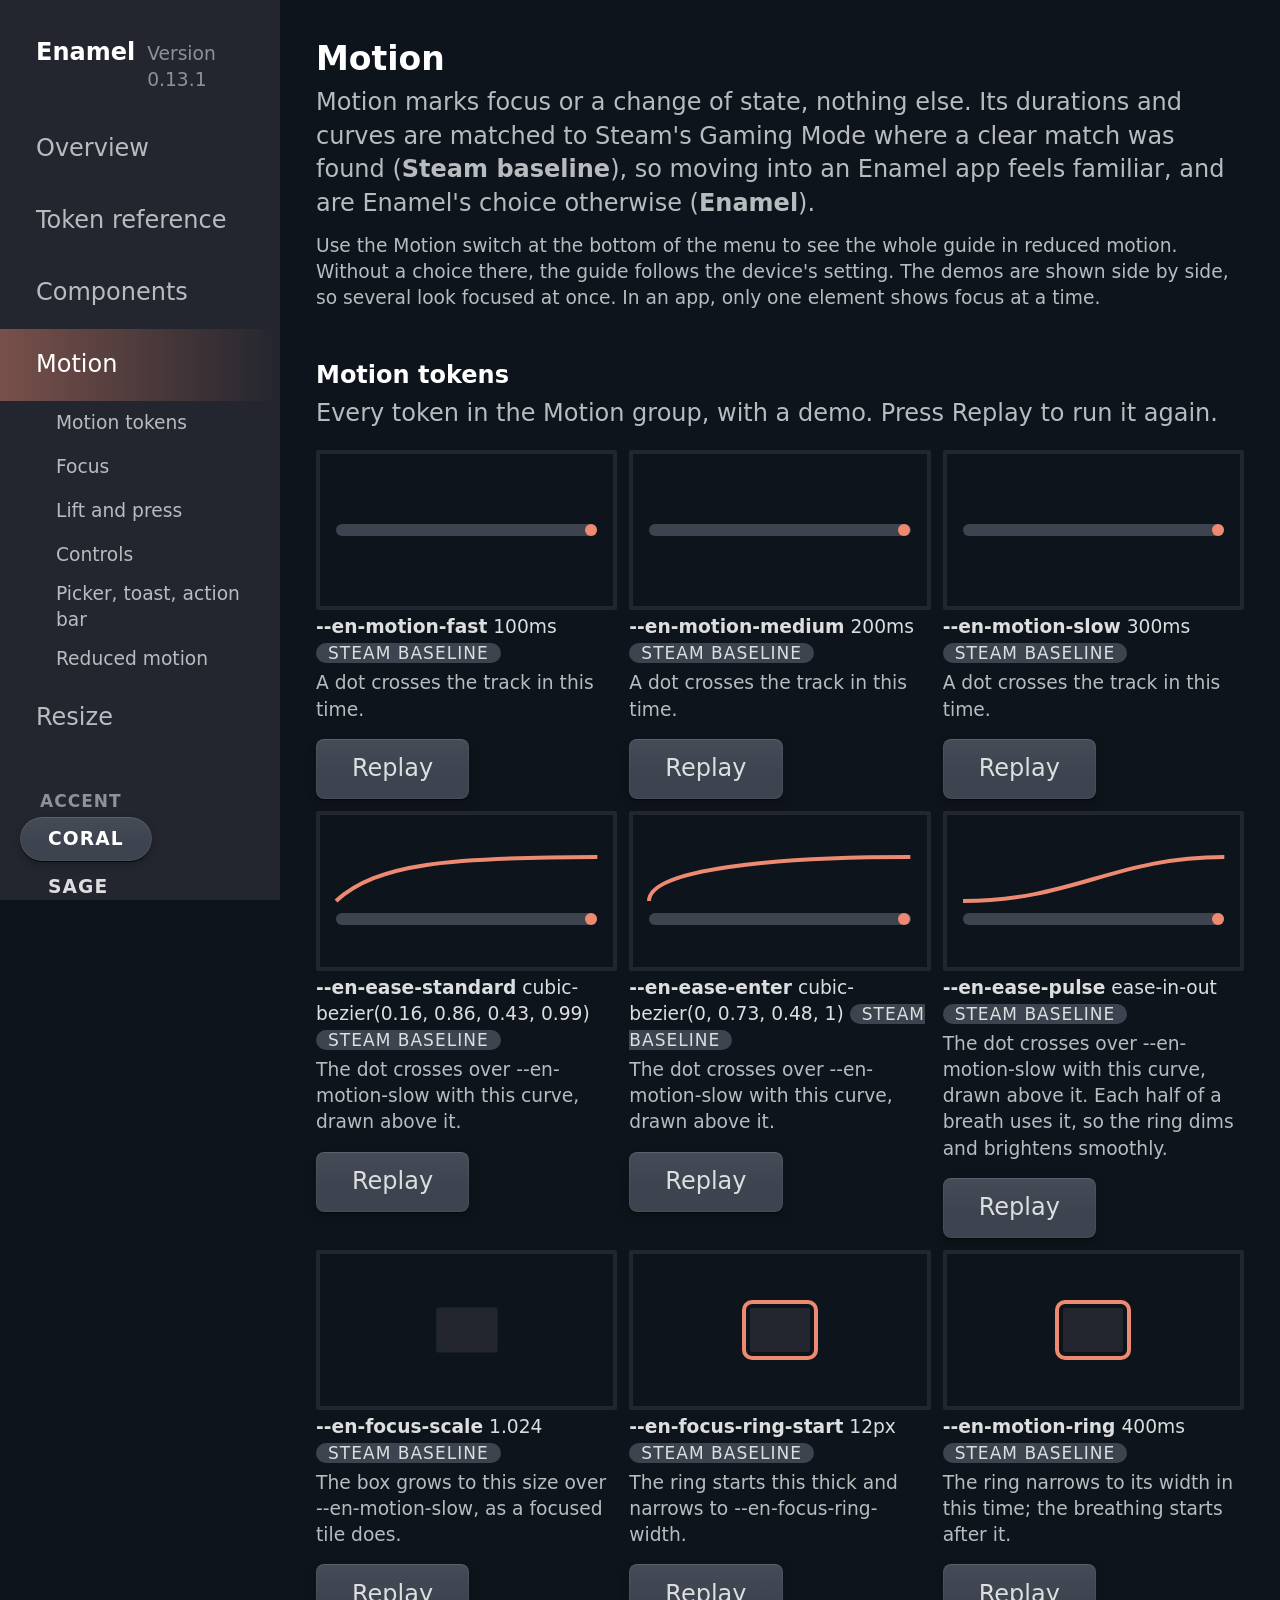
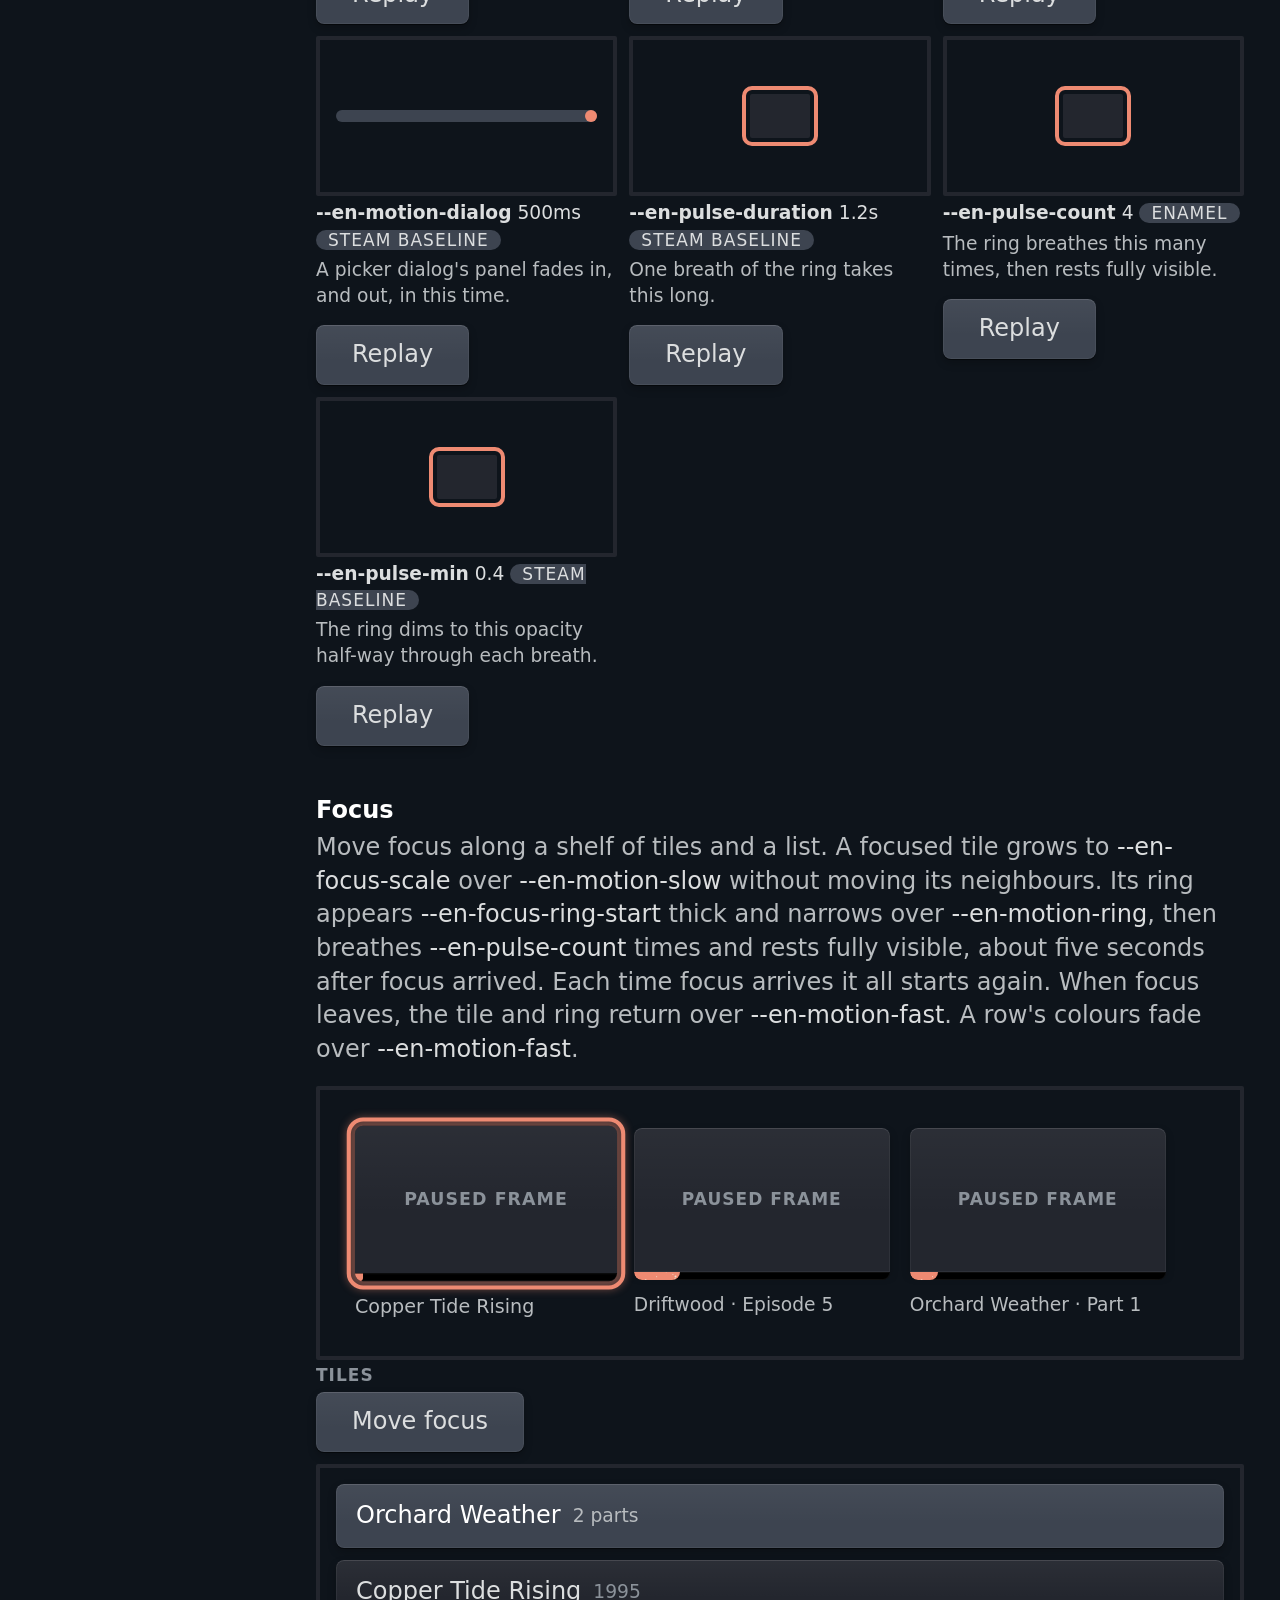
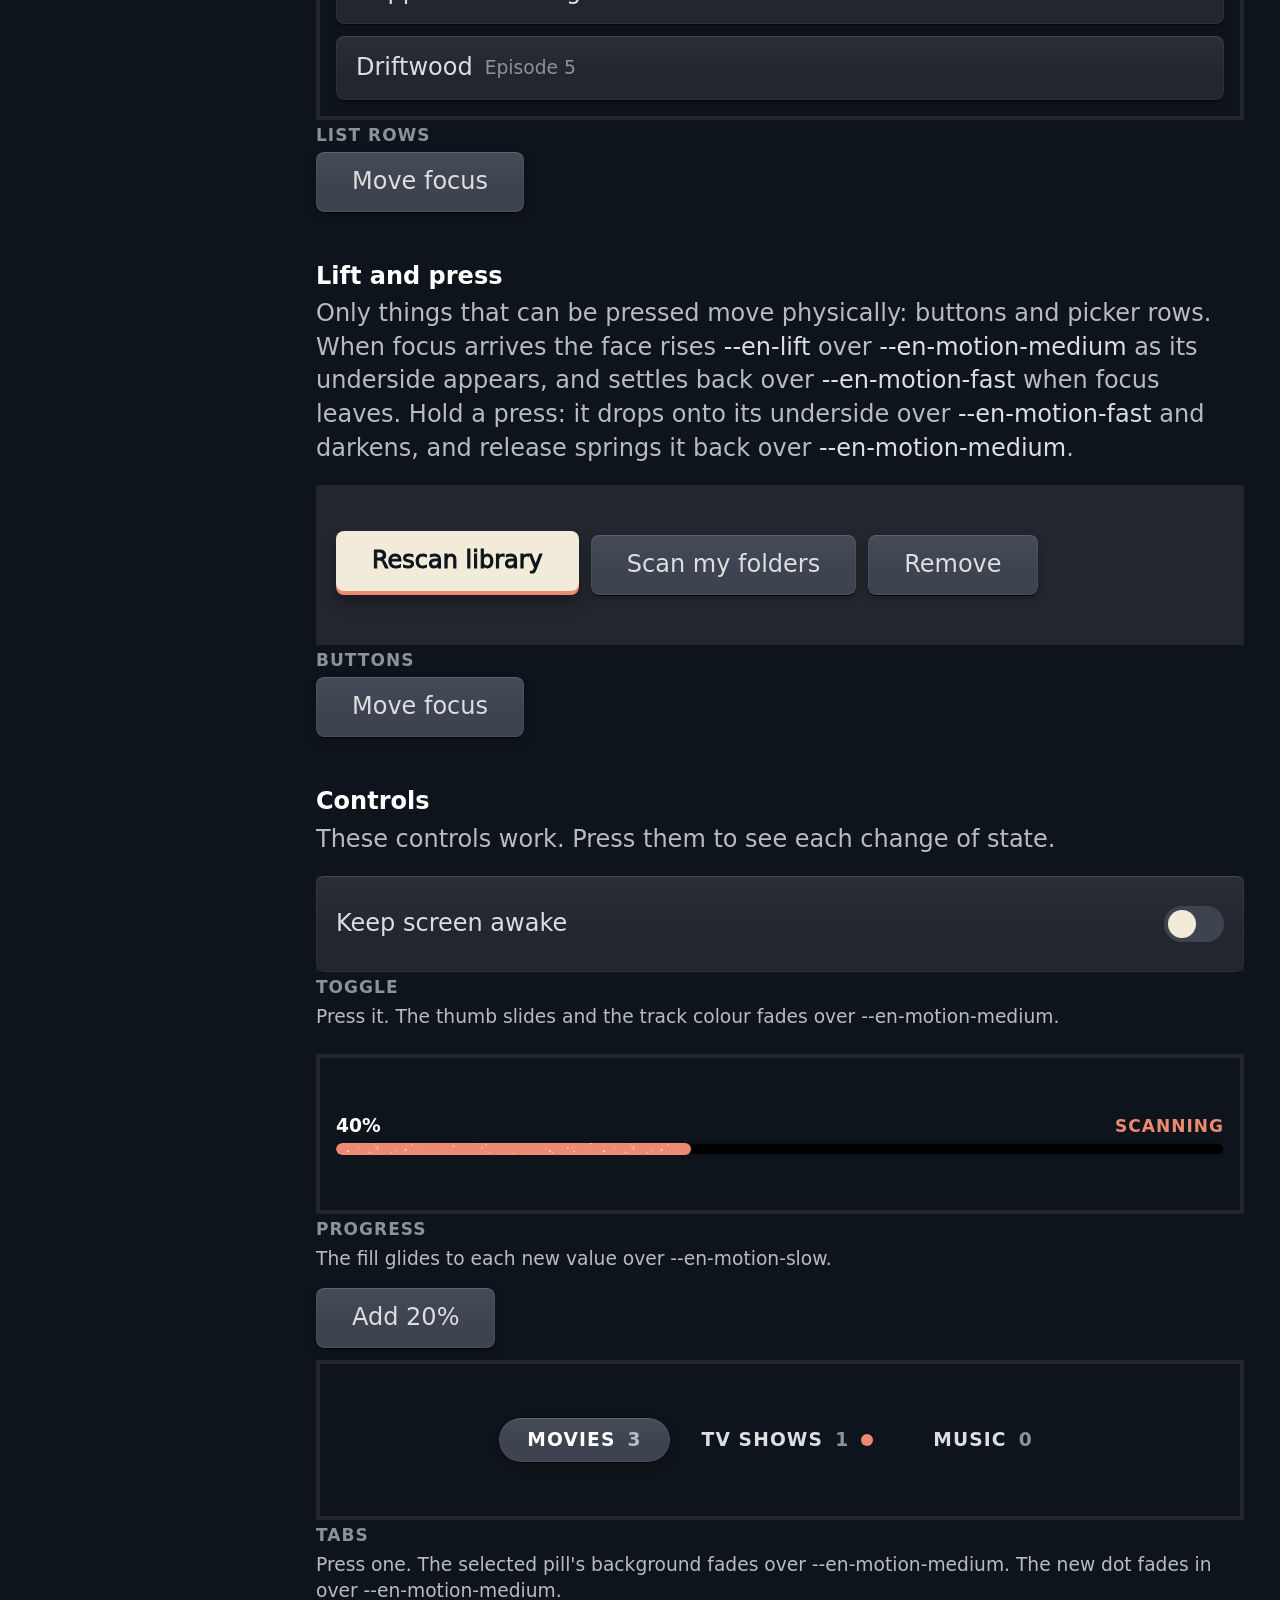
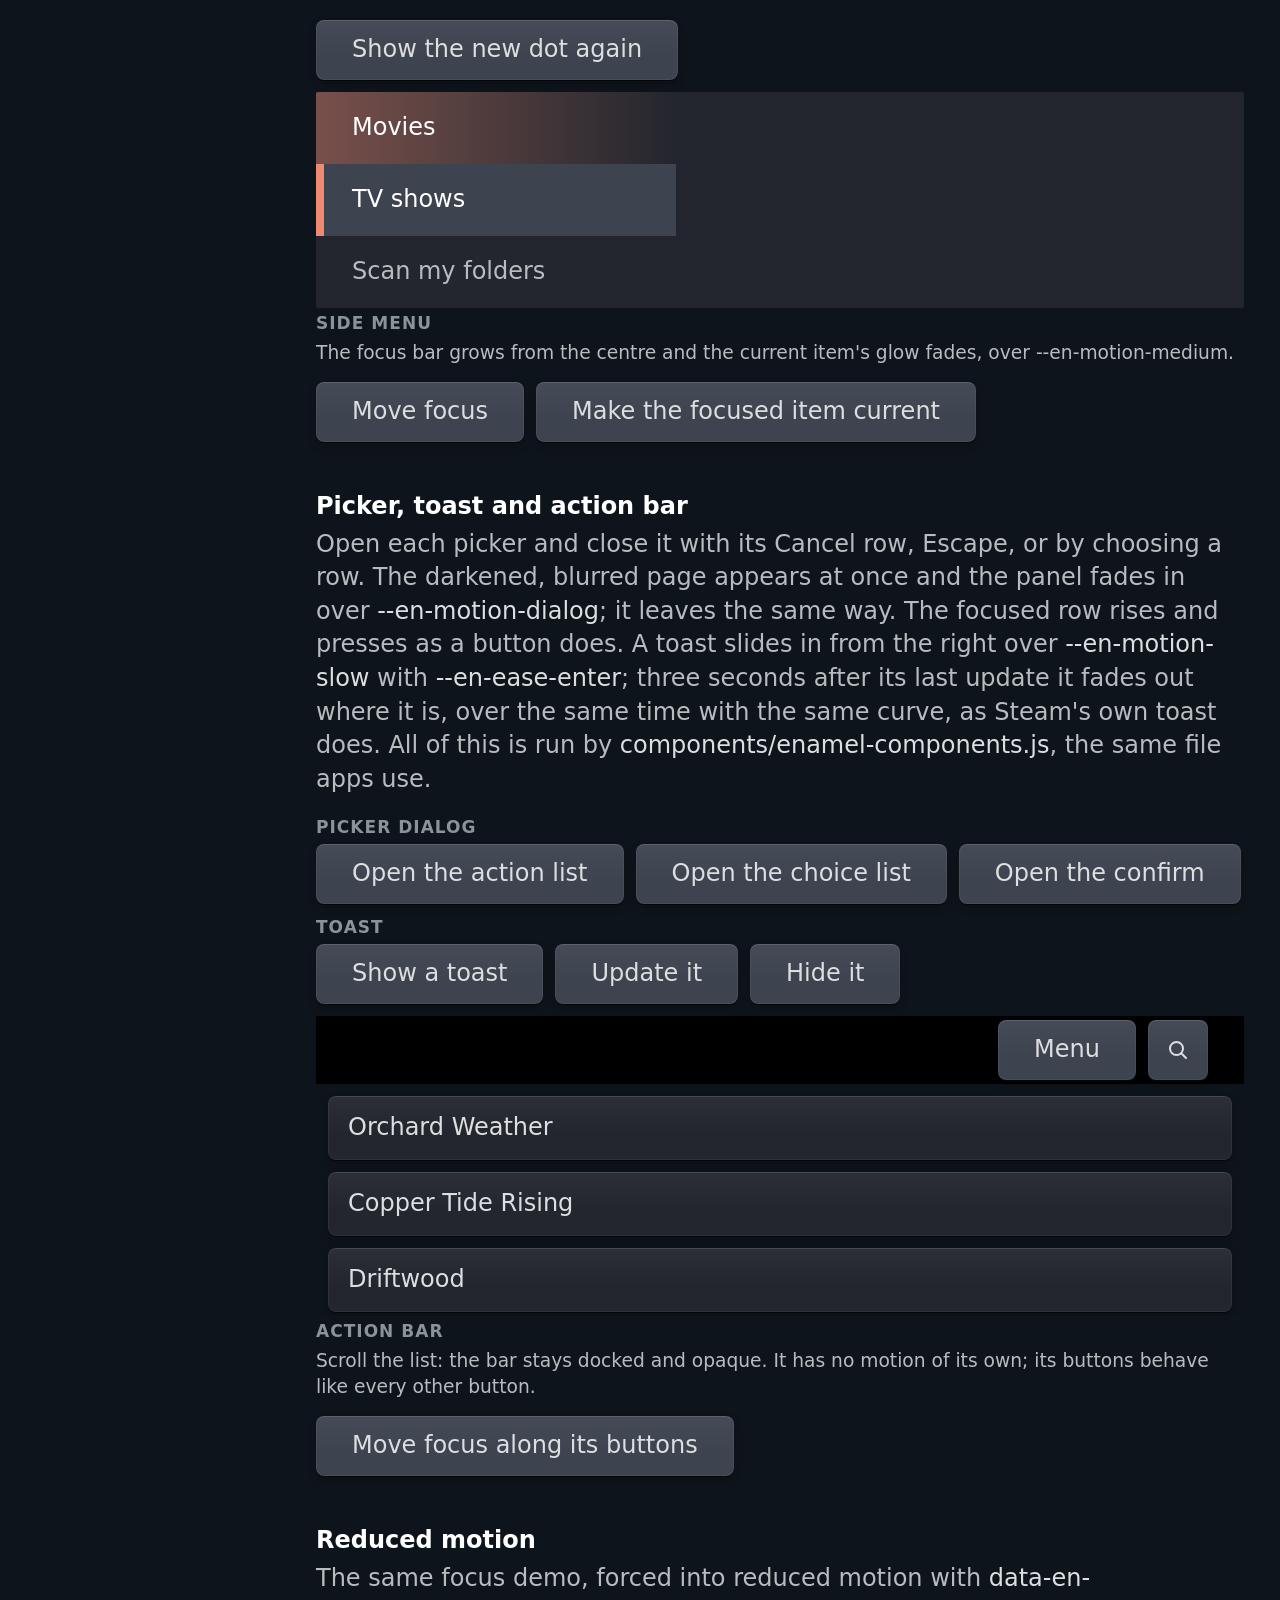
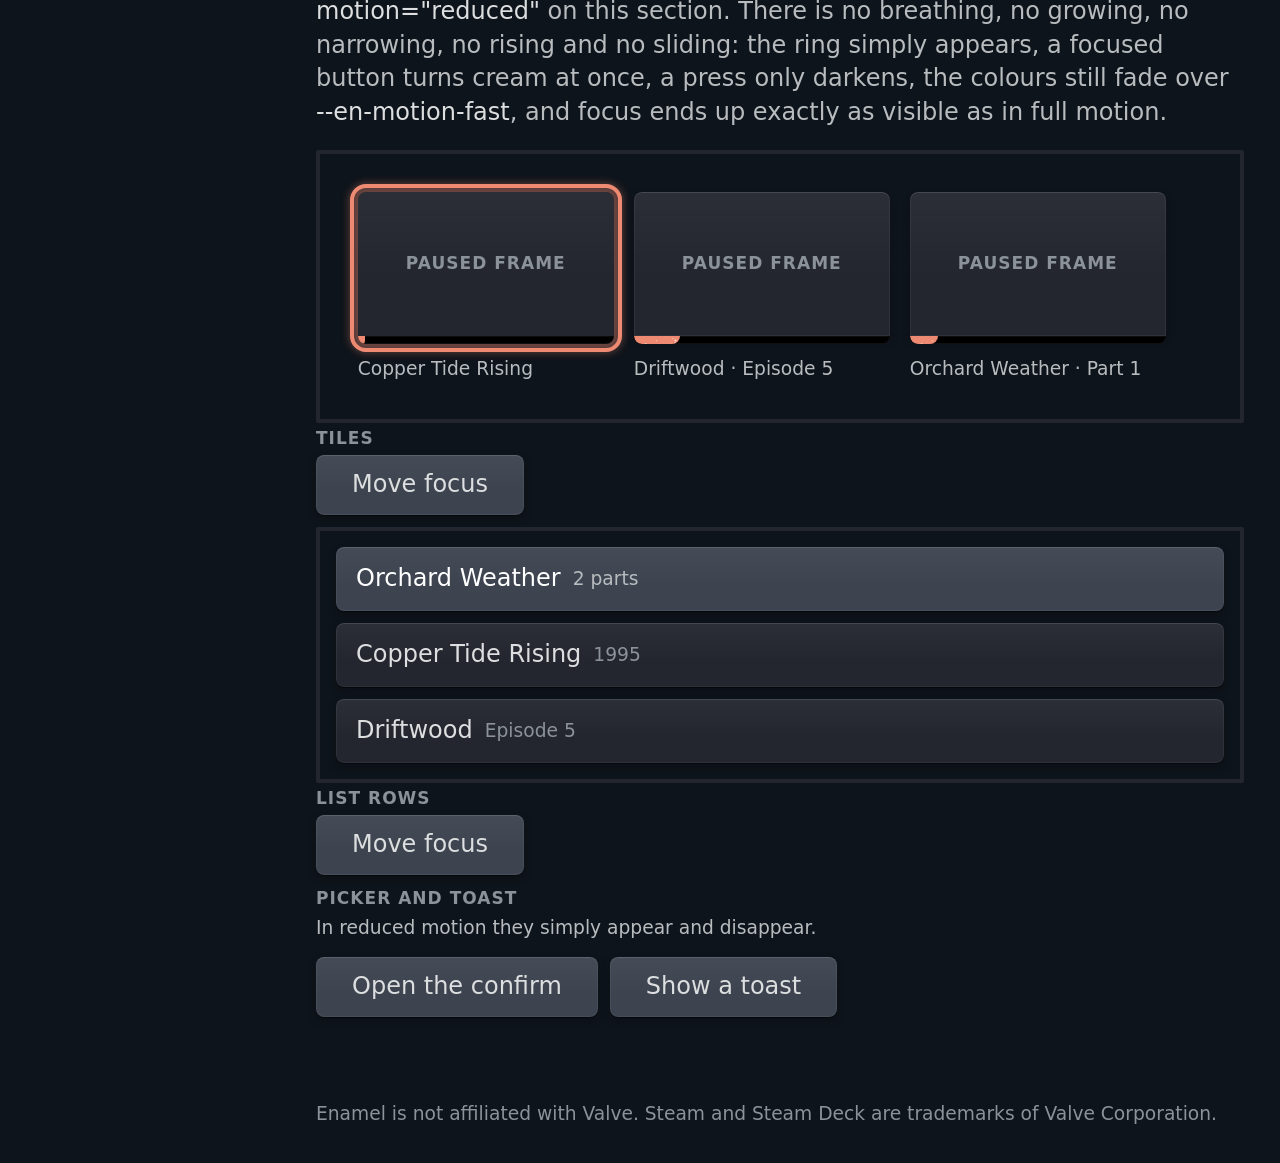
<file: docs/motion.html>
<!doctype html>
<html lang="en">
<head>
<meta charset="utf-8">
<meta name="viewport" content="width=device-width, initial-scale=1">
<title>Enamel motion</title>
<link rel="stylesheet" href="../tokens/enamel.css">
<link rel="stylesheet" href="../components/enamel-components.css">
<link rel="stylesheet" href="site.css">
<script src="../components/enamel-components.js" defer></script>
<style>
html { background: var(--en-surface-page); }
body { margin: 0; background: var(--en-surface-page); color: var(--en-text);
  font-family: var(--en-font); font-size: var(--en-text-body); line-height: var(--en-line-height); }
</style>
</head>
<body>
<!-- Generated by tools/build_styleguide.py from tools/motion_page.py. Do not edit by hand. -->
<!-- enamel-menu:start (generated by tools/build_styleguide.py, do not edit by hand) -->
<nav class="site-menu" aria-label="Style guide">
<div class="site-menu__brand"><strong>Enamel</strong><span>Version 0.13.1</span></div>
<ul class="en-menu">
<li><a class="en-menu__item" href="overview.html">Overview</a></li>
<li><a class="en-menu__item" href="index.html">Token reference</a></li>
<li><a class="en-menu__item" href="components.html">Components</a></li>
<li><a class="en-menu__item" href="motion.html" aria-current="page">Motion</a>
<ul class="en-menu site-menu__sub">
<li><a class="en-menu__item" href="#tokens">Motion tokens</a></li>
<li><a class="en-menu__item" href="#focus">Focus</a></li>
<li><a class="en-menu__item" href="#press">Lift and press</a></li>
<li><a class="en-menu__item" href="#controls">Controls</a></li>
<li><a class="en-menu__item" href="#overlays">Picker, toast, action bar</a></li>
<li><a class="en-menu__item" href="#reduced">Reduced motion</a></li>
</ul></li>
<li><a class="en-menu__item" href="resize.html">Resize</a></li>
</ul>
<div class="site-switch site-accent" hidden>
<p class="site-switch__label">Accent</p>
<div class="en-tabs" role="tablist" aria-label="Accent">
<button class="en-tab" role="tab" aria-selected="true" data-accent="coral">Coral</button>
<button class="en-tab" role="tab" aria-selected="false" data-accent="sage">Sage</button>
</div>
</div>
<div class="site-switch site-motion" hidden>
<p class="site-switch__label">Motion</p>
<div class="en-tabs" role="tablist" aria-label="Motion">
<button class="en-tab" role="tab" aria-selected="true" data-motion="full">Full</button>
<button class="en-tab" role="tab" aria-selected="false" data-motion="reduced">Reduced</button>
</div>
</div>
<div class="site-switch site-look" hidden>
<p class="site-switch__label">Look</p>
<div class="en-tabs" role="tablist" aria-label="Look">
<button class="en-tab" role="tab" aria-selected="true" data-look="false">Full</button>
<button class="en-tab" role="tab" aria-selected="false" data-look="true">Lighter</button>
</div>
</div>
</nav>
<script src="site.js"></script>
<!-- enamel-menu:end -->
<main class="site-main">
<h1>Motion</h1>
<p>Motion marks focus or a change of state, nothing else. Its durations and curves are matched to Steam's
Gaming Mode where a clear match was found (<b>Steam baseline</b>), so moving into an Enamel app feels familiar, and are
Enamel's choice otherwise (<b>Enamel</b>).</p>
<p class="site-note">Use the Motion switch at the bottom of the menu to see the whole guide in reduced motion. Without
a choice there, the guide follows the device's setting. The demos are shown side by side, so several look focused
at once. In an app, only one element shows focus at a time.</p>

<section id="tokens">
<h2>Motion tokens</h2>
<p>Every token in the Motion group, with a demo. Press Replay to run it again.</p>
<div class="site-states">
<figure class="site-state site-token"><div class="site-stage site-stage--center"><div class="site-track" id="demo-motion-fast" data-motion-demo="duration" data-token="--en-motion-fast"><span class="site-track__dot"></span></div></div><figcaption><code class="site-token__name">--en-motion-fast</code> <code>100ms</code> <span class="site-label">Steam baseline</span></figcaption><p class="site-note">A dot crosses the track in this time.</p><div class="site-actions"><button class="en-button" data-replay="demo-motion-fast">Replay</button></div></figure>
<figure class="site-state site-token"><div class="site-stage site-stage--center"><div class="site-track" id="demo-motion-medium" data-motion-demo="duration" data-token="--en-motion-medium"><span class="site-track__dot"></span></div></div><figcaption><code class="site-token__name">--en-motion-medium</code> <code>200ms</code> <span class="site-label">Steam baseline</span></figcaption><p class="site-note">A dot crosses the track in this time.</p><div class="site-actions"><button class="en-button" data-replay="demo-motion-medium">Replay</button></div></figure>
<figure class="site-state site-token"><div class="site-stage site-stage--center"><div class="site-track" id="demo-motion-slow" data-motion-demo="duration" data-token="--en-motion-slow"><span class="site-track__dot"></span></div></div><figcaption><code class="site-token__name">--en-motion-slow</code> <code>300ms</code> <span class="site-label">Steam baseline</span></figcaption><p class="site-note">A dot crosses the track in this time.</p><div class="site-actions"><button class="en-button" data-replay="demo-motion-slow">Replay</button></div></figure>
<figure class="site-state site-token"><div class="site-stage site-stage--center"><svg class="site-curve" viewBox="0 0 100 40" preserveAspectRatio="none" aria-hidden="true"><path d="M0 40 C16 5.6 43 0.4 100 0"/></svg><div class="site-track" id="demo-ease-standard" data-motion-demo="curve" data-token="--en-ease-standard"><span class="site-track__dot"></span></div></div><figcaption><code class="site-token__name">--en-ease-standard</code> <code>cubic-bezier(0.16, 0.86, 0.43, 0.99)</code> <span class="site-label">Steam baseline</span></figcaption><p class="site-note">The dot crosses over --en-motion-slow with this curve, drawn above it.</p><div class="site-actions"><button class="en-button" data-replay="demo-ease-standard">Replay</button></div></figure>
<figure class="site-state site-token"><div class="site-stage site-stage--center"><svg class="site-curve" viewBox="0 0 100 40" preserveAspectRatio="none" aria-hidden="true"><path d="M0 40 C0 10.8 48 0 100 0"/></svg><div class="site-track" id="demo-ease-enter" data-motion-demo="curve" data-token="--en-ease-enter"><span class="site-track__dot"></span></div></div><figcaption><code class="site-token__name">--en-ease-enter</code> <code>cubic-bezier(0, 0.73, 0.48, 1)</code> <span class="site-label">Steam baseline</span></figcaption><p class="site-note">The dot crosses over --en-motion-slow with this curve, drawn above it.</p><div class="site-actions"><button class="en-button" data-replay="demo-ease-enter">Replay</button></div></figure>
<figure class="site-state site-token"><div class="site-stage site-stage--center"><svg class="site-curve" viewBox="0 0 100 40" preserveAspectRatio="none" aria-hidden="true"><path d="M0 40 C42 40 58 0 100 0"/></svg><div class="site-track" id="demo-ease-pulse" data-motion-demo="curve" data-token="--en-ease-pulse"><span class="site-track__dot"></span></div></div><figcaption><code class="site-token__name">--en-ease-pulse</code> <code>ease-in-out</code> <span class="site-label">Steam baseline</span></figcaption><p class="site-note">The dot crosses over --en-motion-slow with this curve, drawn above it. Each half of a breath uses it, so the ring dims and brightens smoothly.</p><div class="site-actions"><button class="en-button" data-replay="demo-ease-pulse">Replay</button></div></figure>
<figure class="site-state site-token"><div class="site-stage site-stage--center"><div class="site-grow" id="demo-focus-scale" data-motion-demo="scale" data-token="--en-focus-scale"></div></div><figcaption><code class="site-token__name">--en-focus-scale</code> <code>1.024</code> <span class="site-label">Steam baseline</span></figcaption><p class="site-note">The box grows to this size over --en-motion-slow, as a focused tile does.</p><div class="site-actions"><button class="en-button" data-replay="demo-focus-scale">Replay</button></div></figure>
<figure class="site-state site-token"><div class="site-stage site-stage--center"><div class="site-ring" id="demo-focus-ring-start" data-motion-demo="ringin" data-token="--en-focus-ring-start"></div></div><figcaption><code class="site-token__name">--en-focus-ring-start</code> <code>12px</code> <span class="site-label">Steam baseline</span></figcaption><p class="site-note">The ring starts this thick and narrows to --en-focus-ring-width.</p><div class="site-actions"><button class="en-button" data-replay="demo-focus-ring-start">Replay</button></div></figure>
<figure class="site-state site-token"><div class="site-stage site-stage--center"><div class="site-ring" id="demo-motion-ring" data-motion-demo="ringin" data-token="--en-motion-ring"></div></div><figcaption><code class="site-token__name">--en-motion-ring</code> <code>400ms</code> <span class="site-label">Steam baseline</span></figcaption><p class="site-note">The ring narrows to its width in this time; the breathing starts after it.</p><div class="site-actions"><button class="en-button" data-replay="demo-motion-ring">Replay</button></div></figure>
<figure class="site-state site-token"><div class="site-stage site-stage--center"><div class="site-track" id="demo-motion-dialog" data-motion-demo="duration" data-token="--en-motion-dialog"><span class="site-track__dot"></span></div></div><figcaption><code class="site-token__name">--en-motion-dialog</code> <code>500ms</code> <span class="site-label">Steam baseline</span></figcaption><p class="site-note">A picker dialog&#x27;s panel fades in, and out, in this time.</p><div class="site-actions"><button class="en-button" data-replay="demo-motion-dialog">Replay</button></div></figure>
<figure class="site-state site-token"><div class="site-stage site-stage--center"><div class="site-ring" id="demo-pulse-duration" data-motion-demo="pulse" data-token="--en-pulse-duration"></div></div><figcaption><code class="site-token__name">--en-pulse-duration</code> <code>1.2s</code> <span class="site-label">Steam baseline</span></figcaption><p class="site-note">One breath of the ring takes this long.</p><div class="site-actions"><button class="en-button" data-replay="demo-pulse-duration">Replay</button></div></figure>
<figure class="site-state site-token"><div class="site-stage site-stage--center"><div class="site-ring" id="demo-pulse-count" data-motion-demo="pulse" data-token="--en-pulse-count"></div></div><figcaption><code class="site-token__name">--en-pulse-count</code> <code>4</code> <span class="site-label">Enamel</span></figcaption><p class="site-note">The ring breathes this many times, then rests fully visible.</p><div class="site-actions"><button class="en-button" data-replay="demo-pulse-count">Replay</button></div></figure>
<figure class="site-state site-token"><div class="site-stage site-stage--center"><div class="site-ring" id="demo-pulse-min" data-motion-demo="pulse" data-token="--en-pulse-min"></div></div><figcaption><code class="site-token__name">--en-pulse-min</code> <code>0.4</code> <span class="site-label">Steam baseline</span></figcaption><p class="site-note">The ring dims to this opacity half-way through each breath.</p><div class="site-actions"><button class="en-button" data-replay="demo-pulse-min">Replay</button></div></figure>
</div>
</section>

<section id="focus">
<h2>Focus</h2>
<p>Move focus along a shelf of tiles and a list. A focused tile grows to <code>--en-focus-scale</code> over
<code>--en-motion-slow</code> without moving its neighbours. Its ring appears <code>--en-focus-ring-start</code> thick and
narrows over <code>--en-motion-ring</code>, then breathes <code>--en-pulse-count</code> times and rests fully visible,
about five seconds after focus arrived. Each time focus arrives it all starts again. When focus leaves, the tile and
ring return over <code>--en-motion-fast</code>. A row's colours fade over <code>--en-motion-fast</code>.</p>
<div class="site-states">
<figure class="site-state site-state--wide"><div class="site-stage">
<div class="en-shelf" id="focus-tiles">
  <div class="en-tile" data-focused="true">
    <div class="en-tile__frame">Paused frame</div>
    <div class="en-progress en-progress--thin" style="--value: 3%"><span class="en-progress__fill"></span></div>
    <div class="en-tile__title">Copper Tide Rising</div>
  </div>
  <div class="en-tile">
    <div class="en-tile__frame">Paused frame</div>
    <div class="en-progress en-progress--thin" style="--value: 18%"><span class="en-progress__fill"></span></div>
    <div class="en-tile__title">Driftwood · Episode 5</div>
  </div>
  <div class="en-tile">
    <div class="en-tile__frame">Paused frame</div>
    <div class="en-progress en-progress--thin" style="--value: 11%"><span class="en-progress__fill"></span></div>
    <div class="en-tile__title">Orchard Weather · Part 1</div>
  </div>
</div>
</div><figcaption>Tiles</figcaption><div class="site-actions"><button class="en-button" data-move-focus="focus-tiles">Move focus</button></div></figure>
<figure class="site-state site-state--wide"><div class="site-stage">
<ul class="en-rows" id="focus-rows">
  <li><div class="en-row" data-focused="true">Orchard Weather <span class="en-row__meta">2 parts</span></div></li>
  <li><div class="en-row">Copper Tide Rising <span class="en-row__meta">1995</span></div></li>
  <li><div class="en-row">Driftwood <span class="en-row__meta">Episode 5</span></div></li>
</ul>
</div><figcaption>List rows</figcaption><div class="site-actions"><button class="en-button" data-move-focus="focus-rows">Move focus</button></div></figure>
</div>
</section>

<section id="press">
<h2>Lift and press</h2>
<p>Only things that can be pressed move physically: buttons and picker rows. When focus arrives the face rises
<code>--en-lift</code> over <code>--en-motion-medium</code> as its underside appears, and settles back over
<code>--en-motion-fast</code> when focus leaves. Hold a press: it drops onto its underside over
<code>--en-motion-fast</code> and darkens, and release springs it back over <code>--en-motion-medium</code>.</p>
<div class="site-states">
<figure class="site-state site-state--wide"><div class="site-stage site-stage--raised site-stage--start">
<div class="site-actions" id="demo-press">
  <button class="en-button" data-focused="true">Rescan library</button>
  <button class="en-button">Scan my folders</button>
  <button class="en-button">Remove</button>
</div>
</div><figcaption>Buttons</figcaption>
<div class="site-actions"><button class="en-button" data-move-focus="demo-press">Move focus</button></div></figure>
</div>
</section>

<section id="controls">
<h2>Controls</h2>
<p>These controls work. Press them to see each change of state.</p>
<div class="site-states" data-demo-controls>
<figure class="site-state site-state--wide"><div class="site-stage site-stage--raised site-stage--flush">
<div class="en-row">
  Keep screen awake
  <button class="en-toggle" aria-pressed="false" aria-label="Keep screen awake"></button>
</div>
</div><figcaption>Toggle</figcaption>
<p class="site-note">Press it. The thumb slides and the track colour fades over --en-motion-medium.</p></figure>
<figure class="site-state site-state--wide"><div class="site-stage">
<div>
  <div class="en-progress__head"><span id="demo-progress-text">40%</span><span>Scanning</span></div>
  <div class="en-progress" id="demo-progress" role="progressbar" aria-label="Scan my folders" aria-valuenow="40" style="--value: 40%"><span class="en-progress__fill"></span></div>
</div>
</div><figcaption>Progress</figcaption>
<p class="site-note">The fill glides to each new value over --en-motion-slow.</p>
<div class="site-actions"><button class="en-button" data-progress-step="demo-progress">Add 20%</button></div></figure>
<figure class="site-state site-state--wide"><div class="site-stage site-stage--center">
<div class="en-tabs" role="tablist" aria-label="Library">
  <button class="en-tab" role="tab" aria-selected="true">Movies <span class="en-tab__count">3</span></button>
  <button class="en-tab" role="tab" aria-selected="false" id="demo-new-tab">TV shows <span class="en-tab__count">1</span><span class="en-dot" role="img" aria-label="New"></span></button>
  <button class="en-tab" role="tab" aria-selected="false">Music <span class="en-tab__count">0</span></button>
</div>
</div><figcaption>Tabs</figcaption>
<p class="site-note">Press one. The selected pill's background fades over --en-motion-medium. The new dot fades in over --en-motion-medium.</p>
<div class="site-actions"><button class="en-button" data-new-dot="demo-new-tab">Show the new dot again</button></div></figure>
<figure class="site-state site-state--wide"><div class="site-stage site-stage--raised site-stage--flush">
<ul class="en-menu" id="demo-menu">
  <li><div class="en-menu__item" aria-current="page">Movies</div></li>
  <li><div class="en-menu__item" data-focused="true">TV shows</div></li>
  <li><div class="en-menu__item">Scan my folders</div></li>
</ul>
</div><figcaption>Side menu</figcaption>
<p class="site-note">The focus bar grows from the centre and the current item's glow fades, over --en-motion-medium.</p>
<div class="site-actions"><button class="en-button" data-move-focus="demo-menu">Move focus</button>
<button class="en-button" data-make-current="demo-menu">Make the focused item current</button></div></figure>
</div>
</section>

<section id="overlays">
<h2>Picker, toast and action bar</h2>
<p>Open each picker and close it with its Cancel row, Escape, or by choosing a row. The darkened, blurred page
appears at once and the panel fades in over <code>--en-motion-dialog</code>; it leaves the same way. The focused row
rises and presses as a button does. A toast slides in from the right over <code>--en-motion-slow</code> with
<code>--en-ease-enter</code>; three seconds after its last update it fades out where it is, over the same time with
the same curve, as Steam's own toast does. All of this is run by
<code>components/enamel-components.js</code>, the same file apps use.</p>
<div class="site-states">
<figure class="site-state site-state--wide"><figcaption>Picker dialog</figcaption>
<div class="site-actions"><button class="en-button" data-open-picker="motion-actions">Open the action list</button><button class="en-button" data-open-picker="motion-choices">Open the choice list</button><button class="en-button" data-open-picker="motion-confirm">Open the confirm</button></div>
<dialog class="en-dialog" id="motion-actions" aria-label="Choose">
  <div class="en-picker">
    <div class="en-picker__rows">
      <button class="en-picker__row" value="restart"><span>Play from the start</span><span class="en-picker__desc">Starts again from 0:00</span></button>
      <button class="en-picker__row" value="watched"><span>Mark as watched</span></button>
      <button class="en-picker__row" value="forget"><span>Remove from Continue watching</span><span class="en-picker__desc">The film stays in your library</span></button>
    </div>
    <button class="en-picker__row en-picker__cancel"><span>Cancel</span></button>
  </div>
</dialog>
<dialog class="en-dialog" id="motion-choices" aria-label="Choose">
  <div class="en-picker">
    <div class="en-picker__rows">
      <button class="en-picker__row" value="title" aria-current="true"><span>Title</span></button>
      <button class="en-picker__row" value="added"><span>Date added</span><span class="en-picker__desc">Newest first</span></button>
      <button class="en-picker__row" value="year"><span>Year</span></button>
    </div>
    <button class="en-picker__row en-picker__cancel"><span>Cancel</span></button>
  </div>
</dialog>
<dialog class="en-dialog" id="motion-confirm">
  <div class="en-picker">
    <h2 class="en-picker__title">Remove 2 missing items?</h2>
    <div class="en-picker__rows">
      <button class="en-picker__row" value="remove"><span>Yes, remove</span><span class="en-picker__desc">Only Kettle&#x27;s list changes. Your files are never touched.</span></button>
    </div>
    <button class="en-picker__row en-picker__cancel" autofocus><span>Cancel</span></button>
  </div>
</dialog>
</figure>
<figure class="site-state site-state--wide"><figcaption>Toast</figcaption>
<template id="site-info-icon"><svg class="en-icon" viewBox="0 0 24 24" fill="none" stroke="currentColor" aria-hidden="true"><circle cx="12" cy="12" r="9"/><path d="M12 11v6"/><path d="M12 7.5v.5"/></svg></template><div class="site-actions"><button class="en-button" data-toast="show">Show a toast</button><button class="en-button" data-toast="update">Update it</button><button class="en-button" data-toast="hide">Hide it</button></div>
</figure>
<figure class="site-state site-state--wide"><div class="site-stage site-stage--flush">
<div class="site-scroller" id="demo-actionbar">
<header class="en-actionbar">
  <button class="en-button">Menu</button>
  <button class="en-button en-button--icon" aria-label="Search"><svg class="en-icon" viewBox="0 0 24 24" fill="none" stroke="currentColor" aria-hidden="true"><circle cx="10.5" cy="10.5" r="6.5"/><path d="M15.5 15.5 20 20"/></svg></button>
</header>
<ul class="en-rows">
  <li><div class="en-row">Orchard Weather</div></li>
  <li><div class="en-row">Copper Tide Rising</div></li>
  <li><div class="en-row">Driftwood</div></li>
  <li><div class="en-row">Lantern Street</div></li>
  <li><div class="en-row">Quiet Harbour</div></li>
  <li><div class="en-row">The Glasshouse Year</div></li>
  <li><div class="en-row">North of the Orchard</div></li>
  <li><div class="en-row">Ember</div></li>
</ul>
</div>
</div><figcaption>Action bar</figcaption>
<p class="site-note">Scroll the list: the bar stays docked and opaque. It has no motion of its own; its buttons behave
like every other button.</p>
<div class="site-actions"><button class="en-button" data-move-focus="demo-actionbar">Move focus along its buttons</button></div>
</figure>
</div>
</section>

<section id="reduced" data-en-motion="reduced">
<h2>Reduced motion</h2>
<p>The same focus demo, forced into reduced motion with <code>data-en-motion="reduced"</code> on this section. There
is no breathing, no growing, no narrowing, no rising and no sliding: the ring simply appears, a focused button turns
cream at once, a press only darkens, the colours still fade over <code>--en-motion-fast</code>, and focus ends up
exactly as visible as in full motion.</p>
<div class="site-states">
<figure class="site-state site-state--wide"><div class="site-stage">
<div class="en-shelf" id="reduced-tiles">
  <div class="en-tile" data-focused="true">
    <div class="en-tile__frame">Paused frame</div>
    <div class="en-progress en-progress--thin" style="--value: 3%"><span class="en-progress__fill"></span></div>
    <div class="en-tile__title">Copper Tide Rising</div>
  </div>
  <div class="en-tile">
    <div class="en-tile__frame">Paused frame</div>
    <div class="en-progress en-progress--thin" style="--value: 18%"><span class="en-progress__fill"></span></div>
    <div class="en-tile__title">Driftwood · Episode 5</div>
  </div>
  <div class="en-tile">
    <div class="en-tile__frame">Paused frame</div>
    <div class="en-progress en-progress--thin" style="--value: 11%"><span class="en-progress__fill"></span></div>
    <div class="en-tile__title">Orchard Weather · Part 1</div>
  </div>
</div>
</div><figcaption>Tiles</figcaption><div class="site-actions"><button class="en-button" data-move-focus="reduced-tiles">Move focus</button></div></figure>
<figure class="site-state site-state--wide"><div class="site-stage">
<ul class="en-rows" id="reduced-rows">
  <li><div class="en-row" data-focused="true">Orchard Weather <span class="en-row__meta">2 parts</span></div></li>
  <li><div class="en-row">Copper Tide Rising <span class="en-row__meta">1995</span></div></li>
  <li><div class="en-row">Driftwood <span class="en-row__meta">Episode 5</span></div></li>
</ul>
</div><figcaption>List rows</figcaption><div class="site-actions"><button class="en-button" data-move-focus="reduced-rows">Move focus</button></div></figure>
<figure class="site-state site-state--wide"><figcaption>Picker and toast</figcaption>
<p class="site-note">In reduced motion they simply appear and disappear.</p>
<div class="site-actions"><button class="en-button" data-open-picker="reduced-confirm">Open the confirm</button>
<button class="en-button" data-toast="show" data-toast-element="reduced-toast">Show a toast</button></div>
<dialog class="en-dialog" id="reduced-confirm">
  <div class="en-picker">
    <h2 class="en-picker__title">Remove 2 missing items?</h2>
    <div class="en-picker__rows">
      <button class="en-picker__row" value="remove"><span>Yes, remove</span><span class="en-picker__desc">Only Kettle&#x27;s list changes. Your files are never touched.</span></button>
    </div>
    <button class="en-picker__row en-picker__cancel" autofocus><span>Cancel</span></button>
  </div>
</dialog>
<div class="en-toast" id="reduced-toast" role="status" aria-live="polite" hidden><span class="en-toast__text"></span></div>
</figure>
</div>
</section>
</main>
<footer class="site-footer">Enamel is not affiliated with Valve. Steam and Steam Deck are trademarks of Valve Corporation.</footer>
</body>
</html>
</file>
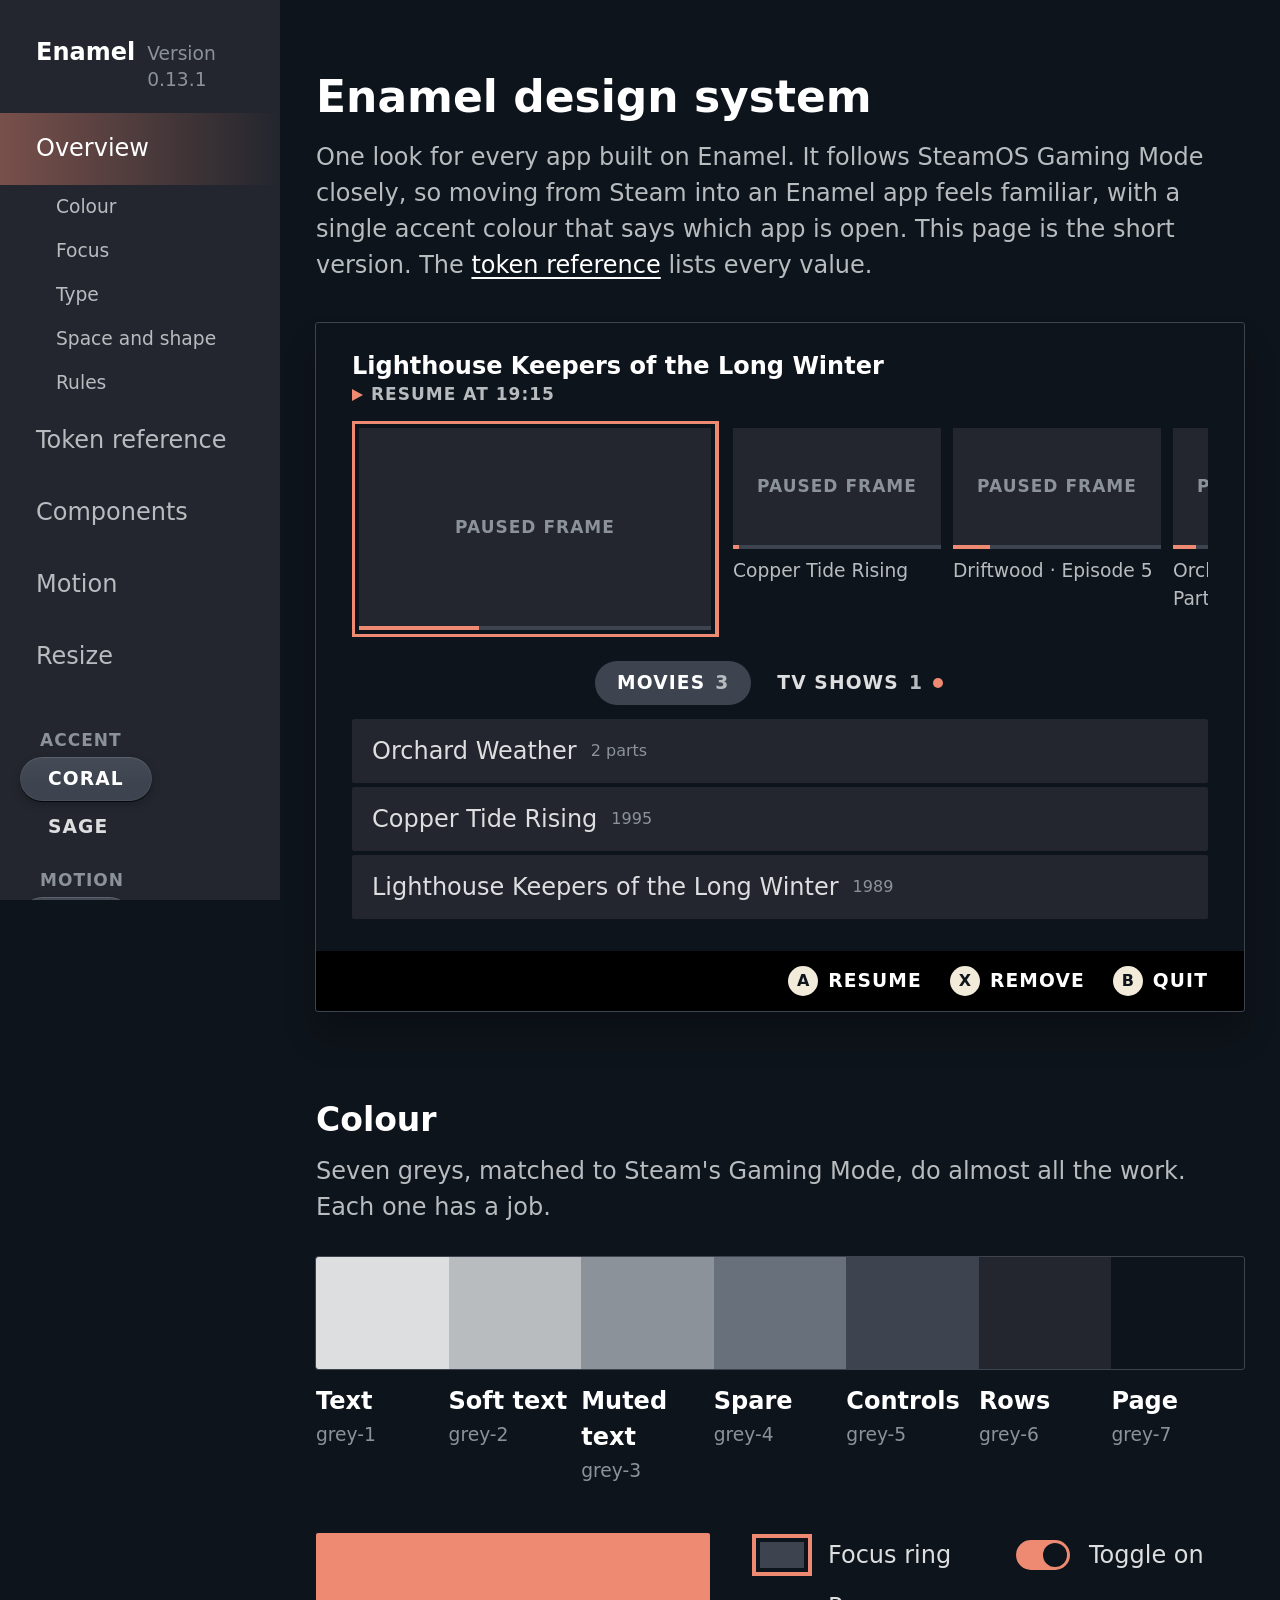
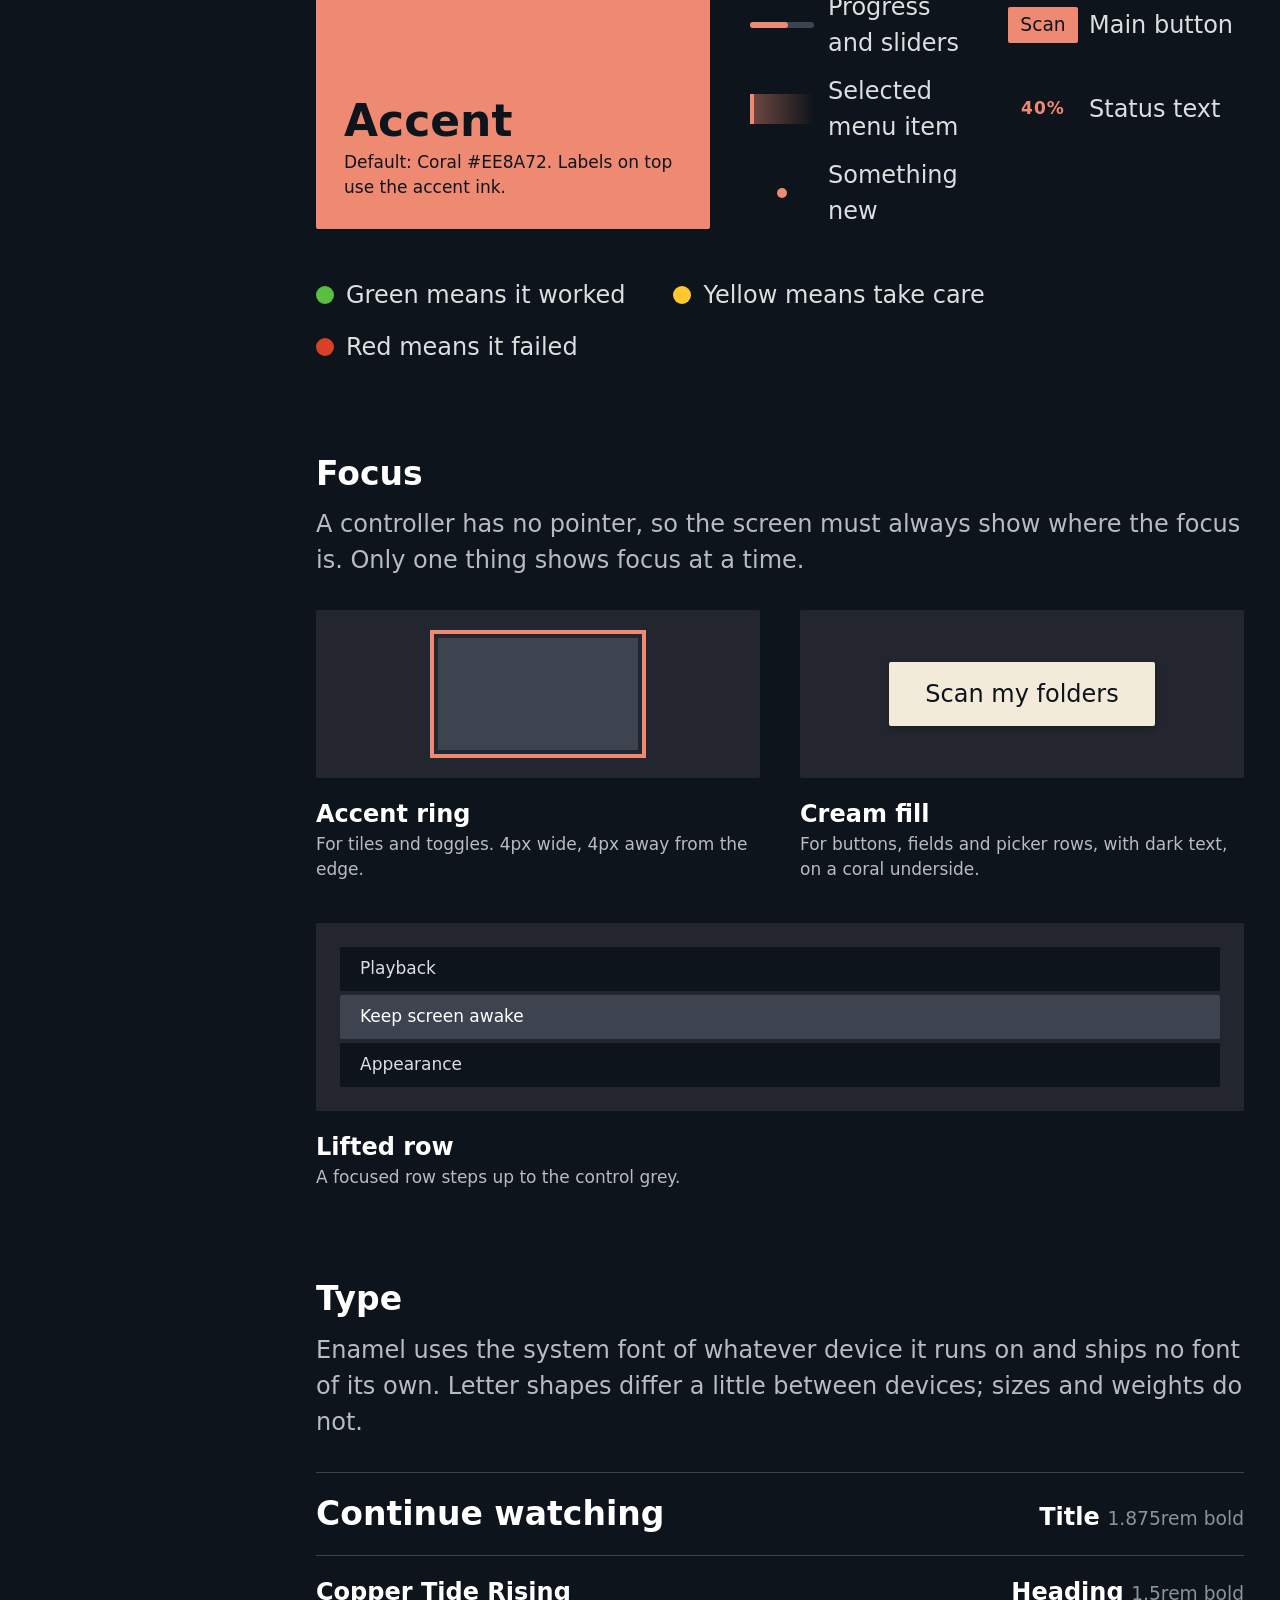
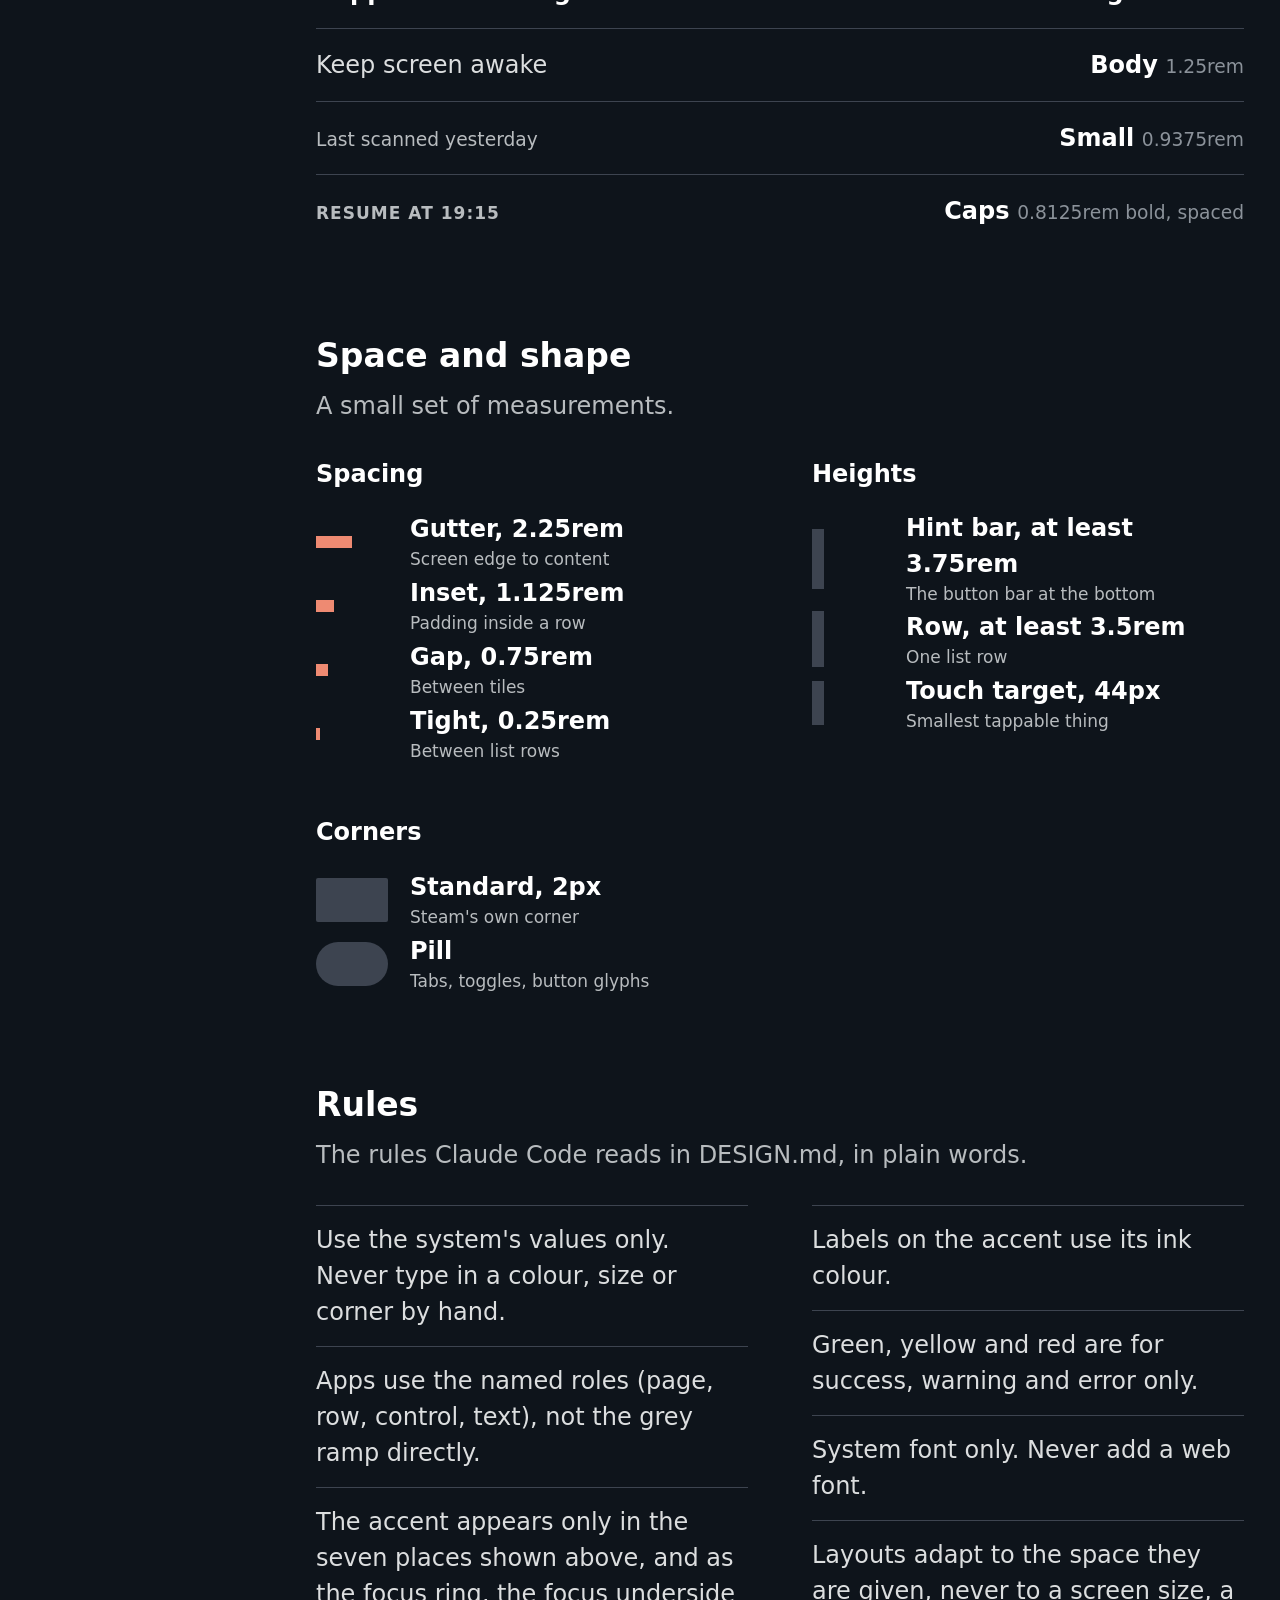
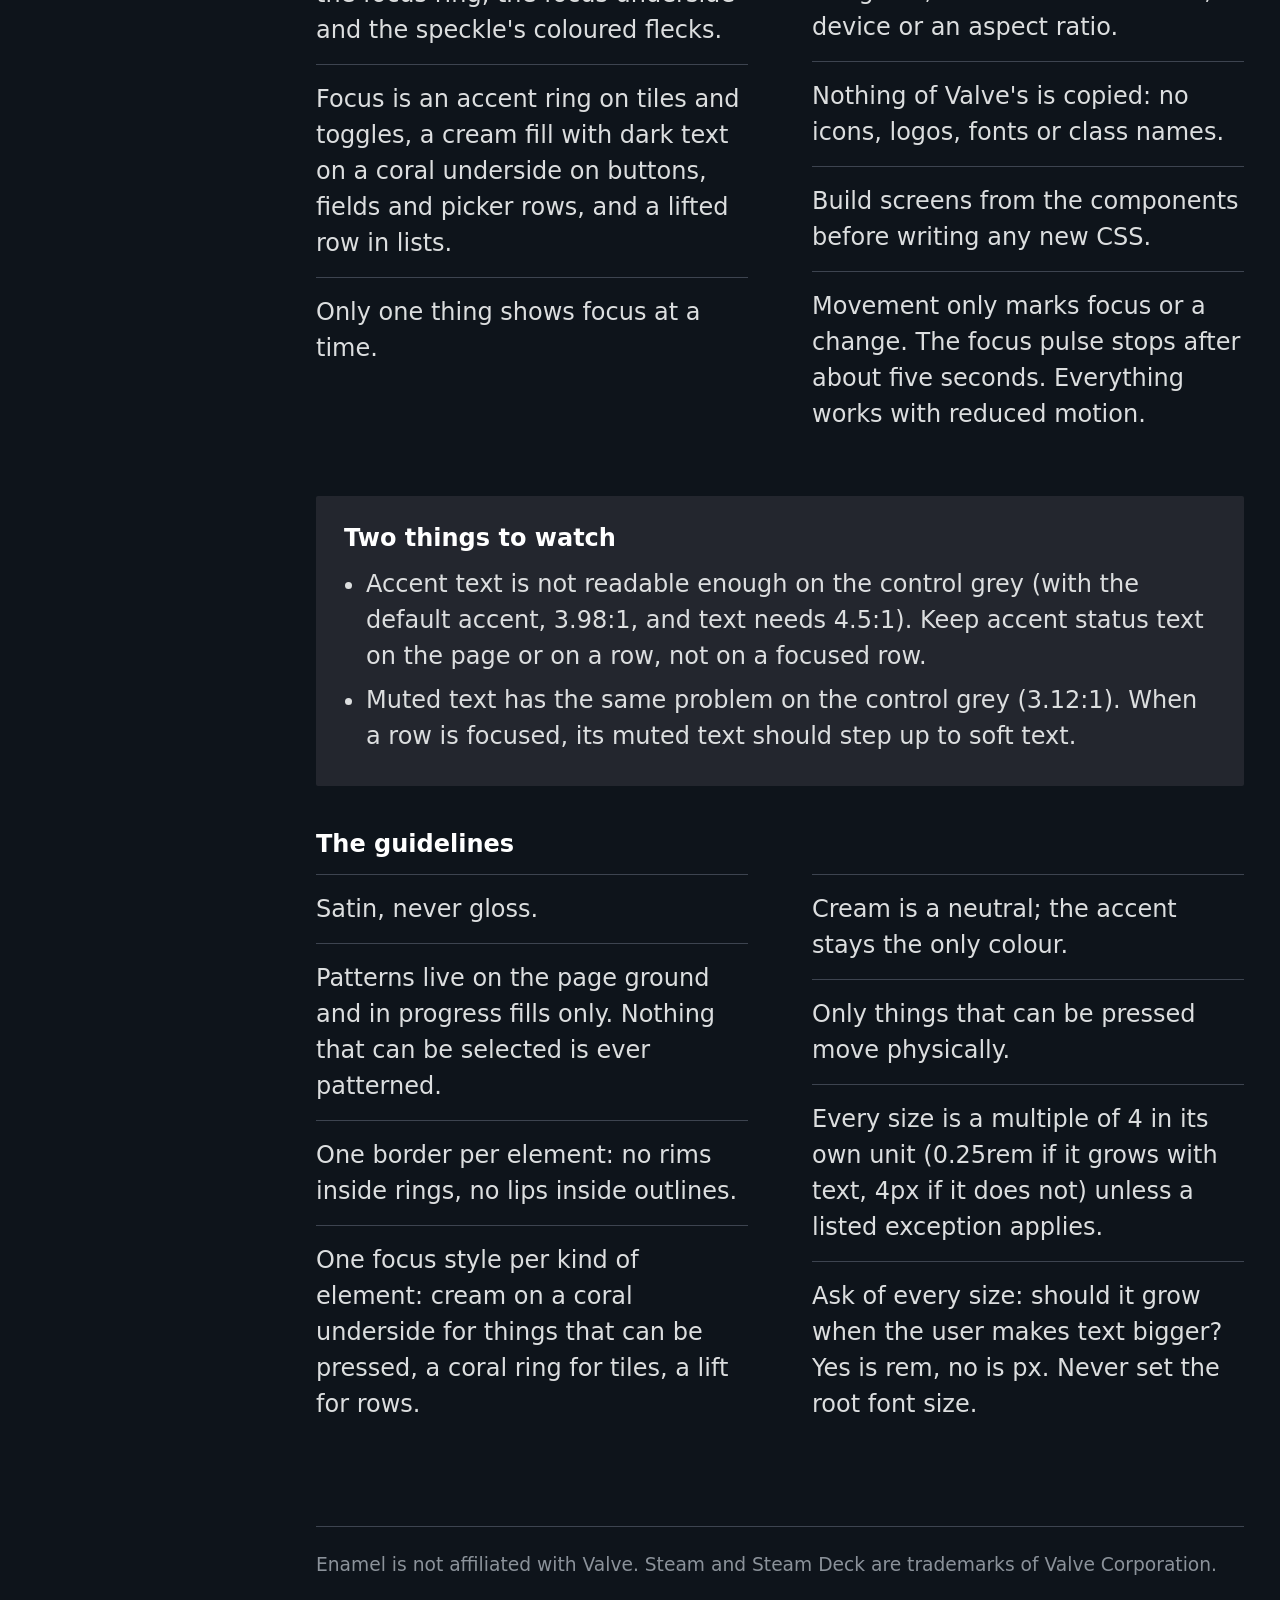
<file: docs/overview.html>
<!doctype html>
<html lang="en">
<head>
<meta charset="utf-8">
<meta name="viewport" content="width=device-width, initial-scale=1">
<title>Enamel design system: overview</title>
<link rel="stylesheet" href="../tokens/enamel.css">
<style>
* { box-sizing: border-box; }
html { background: var(--en-surface-page); }
body { margin: 0; background: var(--en-surface-page); color: var(--en-text);
  font-family: var(--en-font); font-size: var(--en-text-body); line-height: 1.5; }
a { color: var(--en-text-strong); text-underline-offset: 4px; }
a:focus-visible { outline: var(--en-focus-ring-width) solid var(--en-focus-ring);
  outline-offset: var(--en-focus-ring-offset); border-radius: var(--en-radius); }
code { font-family: inherit; font-size: var(--en-text-small); color: var(--en-text-muted); overflow-wrap: anywhere; }

.page { max-width: 1112px; margin: 0 auto; padding: 0 var(--en-space-gutter) 96px; }
.intro { padding: 72px 0 40px; }
.intro h1 { margin: 0 0 16px; font-size: 44px; line-height: 1.15; color: var(--en-text-strong); }
.intro p { margin: 0; max-width: 62ch; color: var(--en-text-soft); }
.part { padding-top: 88px; }
.part > h2 { margin: 0 0 12px; font-size: var(--en-text-title); line-height: 1.25; color: var(--en-text-strong); }
.part > p { margin: 0 0 32px; max-width: 62ch; color: var(--en-text-soft); }
.name { color: var(--en-text-strong); font-weight: 700; }
.plain { color: var(--en-text-soft); font-size: 17px; }

/* The screen specimen */
.screen { background: var(--en-surface-page); outline: 1px solid var(--en-surface-control);
  border-radius: var(--en-radius); box-shadow: var(--en-shadow-4); overflow: hidden; }
.screen-body { padding: 28px var(--en-space-gutter) 32px; display: flex; flex-direction: column; gap: 14px; }
.now { color: var(--en-text-strong); font-size: var(--en-text-heading); font-weight: 700; line-height: 1.3; }
.status { display: flex; align-items: center; gap: 8px; color: var(--en-text-soft);
  font-size: var(--en-text-caps); font-weight: 700; letter-spacing: var(--en-caps-tracking); }
.play { width: 0; height: 0; border-left: 11px solid var(--en-accent);
  border-top: 6px solid transparent; border-bottom: 6px solid transparent; }
.shelf { display: flex; align-items: flex-start; gap: var(--en-space-gap); padding: 7px; overflow: hidden; }
.tile { flex: none; display: flex; flex-direction: column; }
.frame { background: var(--en-surface-raised); display: flex; align-items: center; justify-content: center;
  color: var(--en-text-muted); font-size: var(--en-text-caps); font-weight: 700; letter-spacing: var(--en-caps-tracking); }
.track { height: 4px; background: var(--en-surface-control); }
.fill { height: 4px; background: var(--en-accent); }
.tile.big { width: 352px; margin-right: 10px; outline: var(--en-focus-ring-width) solid var(--en-focus-ring);
  outline-offset: var(--en-focus-ring-offset); }
.tile.big .frame { height: 198px; }
.tile.small { width: 208px; }
.tile.small .frame { height: 117px; }
.tile .title { padding-top: 8px; color: var(--en-text-soft); font-size: var(--en-text-small); }
.tabs { display: flex; justify-content: center; gap: var(--en-space-tight); padding-top: 10px; }
.tab { height: 44px; padding: 0 22px; border-radius: var(--en-radius-pill); display: flex; align-items: center; gap: 10px;
  font-size: var(--en-text-small); font-weight: 700; letter-spacing: var(--en-caps-tracking); color: var(--en-text); }
.tab.on { background: var(--en-surface-control); color: var(--en-text-strong); }
.tab span { color: var(--en-text-soft); }
.dot { width: 10px; height: 10px; border-radius: var(--en-radius-pill); background: var(--en-accent); }
.rows { display: flex; flex-direction: column; gap: var(--en-space-tight); }
.row { min-height: var(--en-size-row); padding: 0 var(--en-space-inset); background: var(--en-surface-raised);
  border-radius: var(--en-radius); display: flex; align-items: center; gap: 14px; }
.row small { color: var(--en-text-muted); font-size: 16px; }
.hints { min-height: var(--en-size-bar); background: var(--en-surface-bar); padding: 0 var(--en-space-gutter);
  display: flex; align-items: center; justify-content: flex-end; gap: 28px;
  color: var(--en-text-strong); font-size: var(--en-text-small); font-weight: 700; letter-spacing: var(--en-caps-tracking); }
.hint { display: flex; align-items: center; gap: 10px; }
.glyph { width: 30px; height: 30px; border-radius: var(--en-radius-pill); background: var(--en-focus-fill);
  color: var(--en-focus-fill-ink); display: flex; align-items: center; justify-content: center; letter-spacing: 0; font-size: 16px; }

/* Colour */
.ramp { display: flex; border-radius: var(--en-radius); overflow: hidden; outline: 1px solid var(--en-surface-control); }
.ramp div { flex: 1; height: 112px; }
.ramp-key { display: flex; margin-top: 14px; }
.ramp-key div { flex: 1; padding-right: 12px; display: flex; flex-direction: column; gap: 2px; min-width: 0; }
.coral { margin-top: 48px; display: flex; flex-wrap: wrap; gap: 40px; align-items: stretch; }
.coral-block { flex: 1 1 320px; min-height: 220px; background: var(--en-accent); color: var(--en-accent-ink);
  border-radius: var(--en-radius); padding: 28px; display: flex; flex-direction: column; justify-content: flex-end; gap: 4px; }
.coral-block b { font-size: 44px; line-height: 1.1; }
.coral-block span { font-size: 17px; }
.uses { flex: 1 1 420px; margin: 0; padding: 0; list-style: none; display: grid; grid-template-columns: 1fr 1fr; gap: 12px 28px; align-content: center; }
.uses li { display: flex; align-items: center; gap: 14px; min-height: 44px; }
.uses .eg { flex: none; width: 64px; display: flex; justify-content: center; }
.sw { width: 54px; height: 30px; padding: 3px; border-radius: var(--en-radius-pill); background: var(--en-accent); display: flex; justify-content: flex-end; }
.sw i { width: 24px; height: 24px; border-radius: var(--en-radius-pill); background: var(--en-accent-ink); }
.bar6 { width: 64px; height: 6px; border-radius: 3px; background: var(--en-surface-control); }
.bar6 i { display: block; width: 60%; height: 6px; border-radius: 3px; background: var(--en-accent); }
.btn { padding: 4px 12px; border-radius: var(--en-radius); background: var(--en-accent); color: var(--en-accent-ink); font-size: var(--en-text-small); }
.edge { width: 64px; height: 30px; border-left: 4px solid var(--en-accent);
  background: linear-gradient(90deg, var(--en-accent-glow), transparent); }
.word { color: var(--en-accent); font-size: var(--en-text-caps); font-weight: 700; letter-spacing: var(--en-caps-tracking); }
.signals { margin-top: 48px; display: flex; flex-wrap: wrap; gap: 16px 48px; }
.signal { display: flex; align-items: center; gap: 12px; }
.signal i { width: 18px; height: 18px; border-radius: var(--en-radius-pill); }

/* Focus */
.pair { display: flex; flex-wrap: wrap; gap: 40px; }
.pair > div { flex: 1 1 300px; display: flex; flex-direction: column; gap: 18px; }
.stage { min-height: 168px; padding: 24px; background: var(--en-surface-raised); border-radius: var(--en-radius);
  display: flex; align-items: center; justify-content: center; }
.f-tile { width: 200px; height: 112px; background: var(--en-surface-control);
  outline: var(--en-focus-ring-width) solid var(--en-focus-ring); outline-offset: var(--en-focus-ring-offset); }
.f-btn { padding: 14px 36px; border-radius: var(--en-radius); background: var(--en-focus-fill); color: var(--en-focus-fill-ink); box-shadow: var(--en-shadow-2); }
.f-rows { width: 100%; display: flex; flex-direction: column; gap: var(--en-space-tight); }
.f-rows div { min-height: 44px; padding: 0 var(--en-space-inset); display: flex; align-items: center;
  background: var(--en-surface-page); border-radius: var(--en-radius); font-size: 17px; }
.f-rows .lift { background: var(--en-surface-control); color: var(--en-text-strong); }

/* Type */
.spec { display: flex; flex-direction: column; }
.spec > div { display: flex; align-items: baseline; justify-content: space-between; gap: 24px; padding: 18px 0;
  border-top: 1px solid var(--en-surface-control); }
.spec .what { flex: none; text-align: right; }
.t-title { font-size: var(--en-text-title); font-weight: 700; color: var(--en-text-strong); line-height: var(--en-line-height); }
.t-heading { font-size: var(--en-text-heading); font-weight: 700; color: var(--en-text-strong); line-height: var(--en-line-height); }
.t-body { font-size: var(--en-text-body); line-height: var(--en-line-height); }
.t-small { font-size: var(--en-text-small); color: var(--en-text-soft); line-height: var(--en-line-height); }
.t-caps { font-size: var(--en-text-caps); font-weight: 700; letter-spacing: var(--en-caps-tracking); color: var(--en-text-soft); }

/* Space and shape */
.measures { display: grid; grid-template-columns: repeat(auto-fit, minmax(300px, 1fr)); gap: 48px 64px; }
.measures h3 { margin: 0 0 18px; font-size: var(--en-text-heading); color: var(--en-text-strong); }
.m { display: flex; align-items: center; gap: 18px; min-height: 64px; }
.m .draw { flex: none; width: 76px; display: flex; align-items: center; }
.m .draw i { display: block; background: var(--en-accent); height: 12px; }
.m .tall i { width: 12px; background: var(--en-surface-control); }
.m .txt { display: flex; flex-direction: column; }
.shape { width: 72px; height: 44px; background: var(--en-surface-control); }

/* Rules */
.rules { margin: 0; padding: 0; list-style: none; columns: 2 380px; column-gap: 64px; }
.rules li { break-inside: avoid; padding: 16px 0; border-top: 1px solid var(--en-surface-control); }
.care { margin-top: 48px; padding: 24px 28px; background: var(--en-surface-raised); border-radius: var(--en-radius); max-width: 74ch; }
.care h3 { margin: 0 0 10px; font-size: var(--en-text-heading); color: var(--en-text-strong); }
.care ul { margin: 0; padding-left: 22px; }
.care li { margin-bottom: 8px; }
.part h3.sub { margin: 40px 0 12px; font-size: var(--en-text-heading); color: var(--en-text-strong); }
.end { margin-top: 88px; padding-top: 24px; border-top: 1px solid var(--en-surface-control);
  color: var(--en-text-muted); font-size: var(--en-text-small); }
</style>
<link rel="stylesheet" href="../components/enamel-components.css">
<link rel="stylesheet" href="site.css">
</head>
<body>
<!-- enamel-menu:start (generated by tools/build_styleguide.py, do not edit by hand) -->
<nav class="site-menu" aria-label="Style guide">
<div class="site-menu__brand"><strong>Enamel</strong><span>Version 0.13.1</span></div>
<ul class="en-menu">
<li><a class="en-menu__item" href="overview.html" aria-current="page">Overview</a>
<ul class="en-menu site-menu__sub">
<li><a class="en-menu__item" href="#colour">Colour</a></li>
<li><a class="en-menu__item" href="#focus">Focus</a></li>
<li><a class="en-menu__item" href="#type">Type</a></li>
<li><a class="en-menu__item" href="#space">Space and shape</a></li>
<li><a class="en-menu__item" href="#rules">Rules</a></li>
</ul></li>
<li><a class="en-menu__item" href="index.html">Token reference</a></li>
<li><a class="en-menu__item" href="components.html">Components</a></li>
<li><a class="en-menu__item" href="motion.html">Motion</a></li>
<li><a class="en-menu__item" href="resize.html">Resize</a></li>
</ul>
<div class="site-switch site-accent" hidden>
<p class="site-switch__label">Accent</p>
<div class="en-tabs" role="tablist" aria-label="Accent">
<button class="en-tab" role="tab" aria-selected="true" data-accent="coral">Coral</button>
<button class="en-tab" role="tab" aria-selected="false" data-accent="sage">Sage</button>
</div>
</div>
<div class="site-switch site-motion" hidden>
<p class="site-switch__label">Motion</p>
<div class="en-tabs" role="tablist" aria-label="Motion">
<button class="en-tab" role="tab" aria-selected="true" data-motion="full">Full</button>
<button class="en-tab" role="tab" aria-selected="false" data-motion="reduced">Reduced</button>
</div>
</div>
<div class="site-switch site-look" hidden>
<p class="site-switch__label">Look</p>
<div class="en-tabs" role="tablist" aria-label="Look">
<button class="en-tab" role="tab" aria-selected="true" data-look="false">Full</button>
<button class="en-tab" role="tab" aria-selected="false" data-look="true">Lighter</button>
</div>
</div>
</nav>
<script src="site.js"></script>
<!-- enamel-menu:end -->
<div class="page">

<header class="intro">
<h1>Enamel design system</h1>
<p>One look for every app built on Enamel. It follows SteamOS Gaming Mode closely, so moving from Steam into an Enamel app feels familiar, with a single accent colour that says which app is open. This page is the short version. The <a href="index.html">token reference</a> lists every value.</p>
</header>

<div class="screen" role="img" aria-label="Example Kettle Video home screen: a focused video tile with a coral ring, three smaller tiles, two tabs, three list rows and a button hint bar.">
<div class="screen-body">
<div>
<div class="now">Lighthouse Keepers of the Long Winter</div>
<div class="status"><i class="play"></i>RESUME AT 19:15</div>
</div>
<div class="shelf">
<div class="tile big"><div class="frame">PAUSED FRAME</div><div class="track"><div class="fill" style="width: 34%"></div></div></div>
<div class="tile small"><div class="frame">PAUSED FRAME</div><div class="track"><div class="fill" style="width: 3%"></div></div><div class="title">Copper Tide Rising</div></div>
<div class="tile small"><div class="frame">PAUSED FRAME</div><div class="track"><div class="fill" style="width: 18%"></div></div><div class="title">Driftwood · Episode 5</div></div>
<div class="tile small"><div class="frame">PAUSED FRAME</div><div class="track"><div class="fill" style="width: 11%"></div></div><div class="title">Orchard Weather · Part 1</div></div>
</div>
<div class="tabs">
<div class="tab on">MOVIES <span>3</span></div>
<div class="tab">TV SHOWS <span>1</span><i class="dot"></i></div>
</div>
<div class="rows">
<div class="row">Orchard Weather <small>2 parts</small></div>
<div class="row">Copper Tide Rising <small>1995</small></div>
<div class="row">Lighthouse Keepers of the Long Winter <small>1989</small></div>
</div>
</div>
<div class="hints">
<div class="hint"><span class="glyph">A</span>RESUME</div>
<div class="hint"><span class="glyph">X</span>REMOVE</div>
<div class="hint"><span class="glyph">B</span>QUIT</div>
</div>
</div>

<section class="part" id="colour">
<h2>Colour</h2>
<p>Seven greys, matched to Steam's Gaming Mode, do almost all the work. Each one has a job.</p>
<div class="ramp" aria-hidden="true">
<div style="background: var(--en-grey-1)"></div><div style="background: var(--en-grey-2)"></div><div style="background: var(--en-grey-3)"></div><div style="background: var(--en-grey-4)"></div><div style="background: var(--en-grey-5)"></div><div style="background: var(--en-grey-6)"></div><div style="background: var(--en-grey-7)"></div>
</div>
<div class="ramp-key">
<div><span class="name">Text</span><code>grey-1</code></div>
<div><span class="name">Soft text</span><code>grey-2</code></div>
<div><span class="name">Muted text</span><code>grey-3</code></div>
<div><span class="name">Spare</span><code>grey-4</code></div>
<div><span class="name">Controls</span><code>grey-5</code></div>
<div><span class="name">Rows</span><code>grey-6</code></div>
<div><span class="name">Page</span><code>grey-7</code></div>
</div>

<div class="coral">
<div class="coral-block"><b>Accent</b><span>Default: Coral #EE8A72. Labels on top use the accent ink.</span></div>
<ul class="uses">
<li><span class="eg"><span class="f-tile" style="width: 44px; height: 26px"></span></span>Focus ring</li>
<li><span class="eg"><span class="sw"><i></i></span></span>Toggle on</li>
<li><span class="eg"><span class="bar6"><i></i></span></span>Progress and sliders</li>
<li><span class="eg"><span class="btn">Scan</span></span>Main button</li>
<li><span class="eg"><span class="edge"></span></span>Selected menu item</li>
<li><span class="eg"><span class="word">40%</span></span>Status text</li>
<li><span class="eg"><i class="dot"></i></span>Something new</li>
</ul>
</div>

<div class="signals">
<div class="signal"><i style="background: var(--en-success)"></i>Green means it worked</div>
<div class="signal"><i style="background: var(--en-warning)"></i>Yellow means take care</div>
<div class="signal"><i style="background: var(--en-danger)"></i>Red means it failed</div>
</div>
</section>

<section class="part" id="focus">
<h2>Focus</h2>
<p>A controller has no pointer, so the screen must always show where the focus is. Only one thing shows focus at a time.</p>
<div class="pair">
<div><div class="stage"><div class="f-tile"></div></div><div><div class="name">Accent ring</div><div class="plain">For tiles and toggles. 4px wide, 4px away from the edge.</div></div></div>
<div><div class="stage"><div class="f-btn">Scan my folders</div></div><div><div class="name">Cream fill</div><div class="plain">For buttons, fields and picker rows, with dark text, on a coral underside.</div></div></div>
<div><div class="stage"><div class="f-rows"><div>Playback</div><div class="lift">Keep screen awake</div><div>Appearance</div></div></div><div><div class="name">Lifted row</div><div class="plain">A focused row steps up to the control grey.</div></div></div>
</div>
</section>

<section class="part" id="type">
<h2>Type</h2>
<p>Enamel uses the system font of whatever device it runs on and ships no font of its own. Letter shapes differ a little between devices; sizes and weights do not.</p>
<div class="spec">
<div><span class="t-title">Continue watching</span><span class="what"><span class="name">Title</span> <code>1.875rem bold</code></span></div>
<div><span class="t-heading">Copper Tide Rising</span><span class="what"><span class="name">Heading</span> <code>1.5rem bold</code></span></div>
<div><span class="t-body">Keep screen awake</span><span class="what"><span class="name">Body</span> <code>1.25rem</code></span></div>
<div><span class="t-small">Last scanned yesterday</span><span class="what"><span class="name">Small</span> <code>0.9375rem</code></span></div>
<div><span class="t-caps">RESUME AT 19:15</span><span class="what"><span class="name">Caps</span> <code>0.8125rem bold, spaced</code></span></div>
</div>
</section>

<section class="part" id="space">
<h2>Space and shape</h2>
<p>A small set of measurements.</p>
<div class="measures">
<div>
<h3>Spacing</h3>
<div class="m"><span class="draw"><i style="width: 36px"></i></span><span class="txt"><span class="name">Gutter, 2.25rem</span><span class="plain">Screen edge to content</span></span></div>
<div class="m"><span class="draw"><i style="width: 18px"></i></span><span class="txt"><span class="name">Inset, 1.125rem</span><span class="plain">Padding inside a row</span></span></div>
<div class="m"><span class="draw"><i style="width: 12px"></i></span><span class="txt"><span class="name">Gap, 0.75rem</span><span class="plain">Between tiles</span></span></div>
<div class="m"><span class="draw"><i style="width: 4px"></i></span><span class="txt"><span class="name">Tight, 0.25rem</span><span class="plain">Between list rows</span></span></div>
</div>
<div>
<h3>Heights</h3>
<div class="m"><span class="draw tall"><i style="height: 60px"></i></span><span class="txt"><span class="name">Hint bar, at least 3.75rem</span><span class="plain">The button bar at the bottom</span></span></div>
<div class="m"><span class="draw tall"><i style="height: 56px"></i></span><span class="txt"><span class="name">Row, at least 3.5rem</span><span class="plain">One list row</span></span></div>
<div class="m"><span class="draw tall"><i style="height: 44px"></i></span><span class="txt"><span class="name">Touch target, 44px</span><span class="plain">Smallest tappable thing</span></span></div>
</div>
<div>
<h3>Corners</h3>
<div class="m"><span class="draw"><span class="shape" style="border-radius: var(--en-radius)"></span></span><span class="txt"><span class="name">Standard, 2px</span><span class="plain">Steam's own corner</span></span></div>
<div class="m"><span class="draw"><span class="shape" style="border-radius: var(--en-radius-pill)"></span></span><span class="txt"><span class="name">Pill</span><span class="plain">Tabs, toggles, button glyphs</span></span></div>
</div>
</div>
</section>

<section class="part" id="rules">
<h2>Rules</h2>
<p>The rules Claude Code reads in DESIGN.md, in plain words.</p>
<ul class="rules">
<li>Use the system's values only. Never type in a colour, size or corner by hand.</li>
<li>Apps use the named roles (page, row, control, text), not the grey ramp directly.</li>
<li>The accent appears only in the seven places shown above, and as the focus ring, the focus underside and the speckle's coloured flecks.</li>
<li>Focus is an accent ring on tiles and toggles, a cream fill with dark text on a coral underside on buttons, fields and picker rows, and a lifted row in lists.</li>
<li>Only one thing shows focus at a time.</li>
<li>Labels on the accent use its ink colour.</li>
<li>Green, yellow and red are for success, warning and error only.</li>
<li>System font only. Never add a web font.</li>
<li>Layouts adapt to the space they are given, never to a screen size, a device or an aspect ratio.</li>
<li>Nothing of Valve's is copied: no icons, logos, fonts or class names.</li>
<li>Build screens from the components before writing any new CSS.</li>
<li>Movement only marks focus or a change. The focus pulse stops after about five seconds. Everything works with reduced motion.</li>
</ul>

<div class="care">
<h3>Two things to watch</h3>
<ul>
<li>Accent text is not readable enough on the control grey (with the default accent, 3.98:1, and text needs 4.5:1). Keep accent status text on the page or on a row, not on a focused row.</li>
<li>Muted text has the same problem on the control grey (3.12:1). When a row is focused, its muted text should step up to soft text.</li>
</ul>
</div>

<h3 class="sub">The guidelines</h3>
<ul class="rules">
<li>Satin, never gloss.</li>
<li>Patterns live on the page ground and in progress fills only. Nothing that can be selected is ever patterned.</li>
<li>One border per element: no rims inside rings, no lips inside outlines.</li>
<li>One focus style per kind of element: cream on a coral underside for things that can be pressed, a coral ring for tiles, a lift for rows.</li>
<li>Cream is a neutral; the accent stays the only colour.</li>
<li>Only things that can be pressed move physically.</li>
<li>Every size is a multiple of 4 in its own unit (0.25rem if it grows with text, 4px if it does not) unless a listed exception applies.</li>
<li>Ask of every size: should it grow when the user makes text bigger? Yes is rem, no is px. Never set the root font size.</li>
</ul>
</section>

<footer class="end">Enamel is not affiliated with Valve. Steam and Steam Deck are trademarks of Valve Corporation.</footer>

</div>
</body>
</html>
</file>
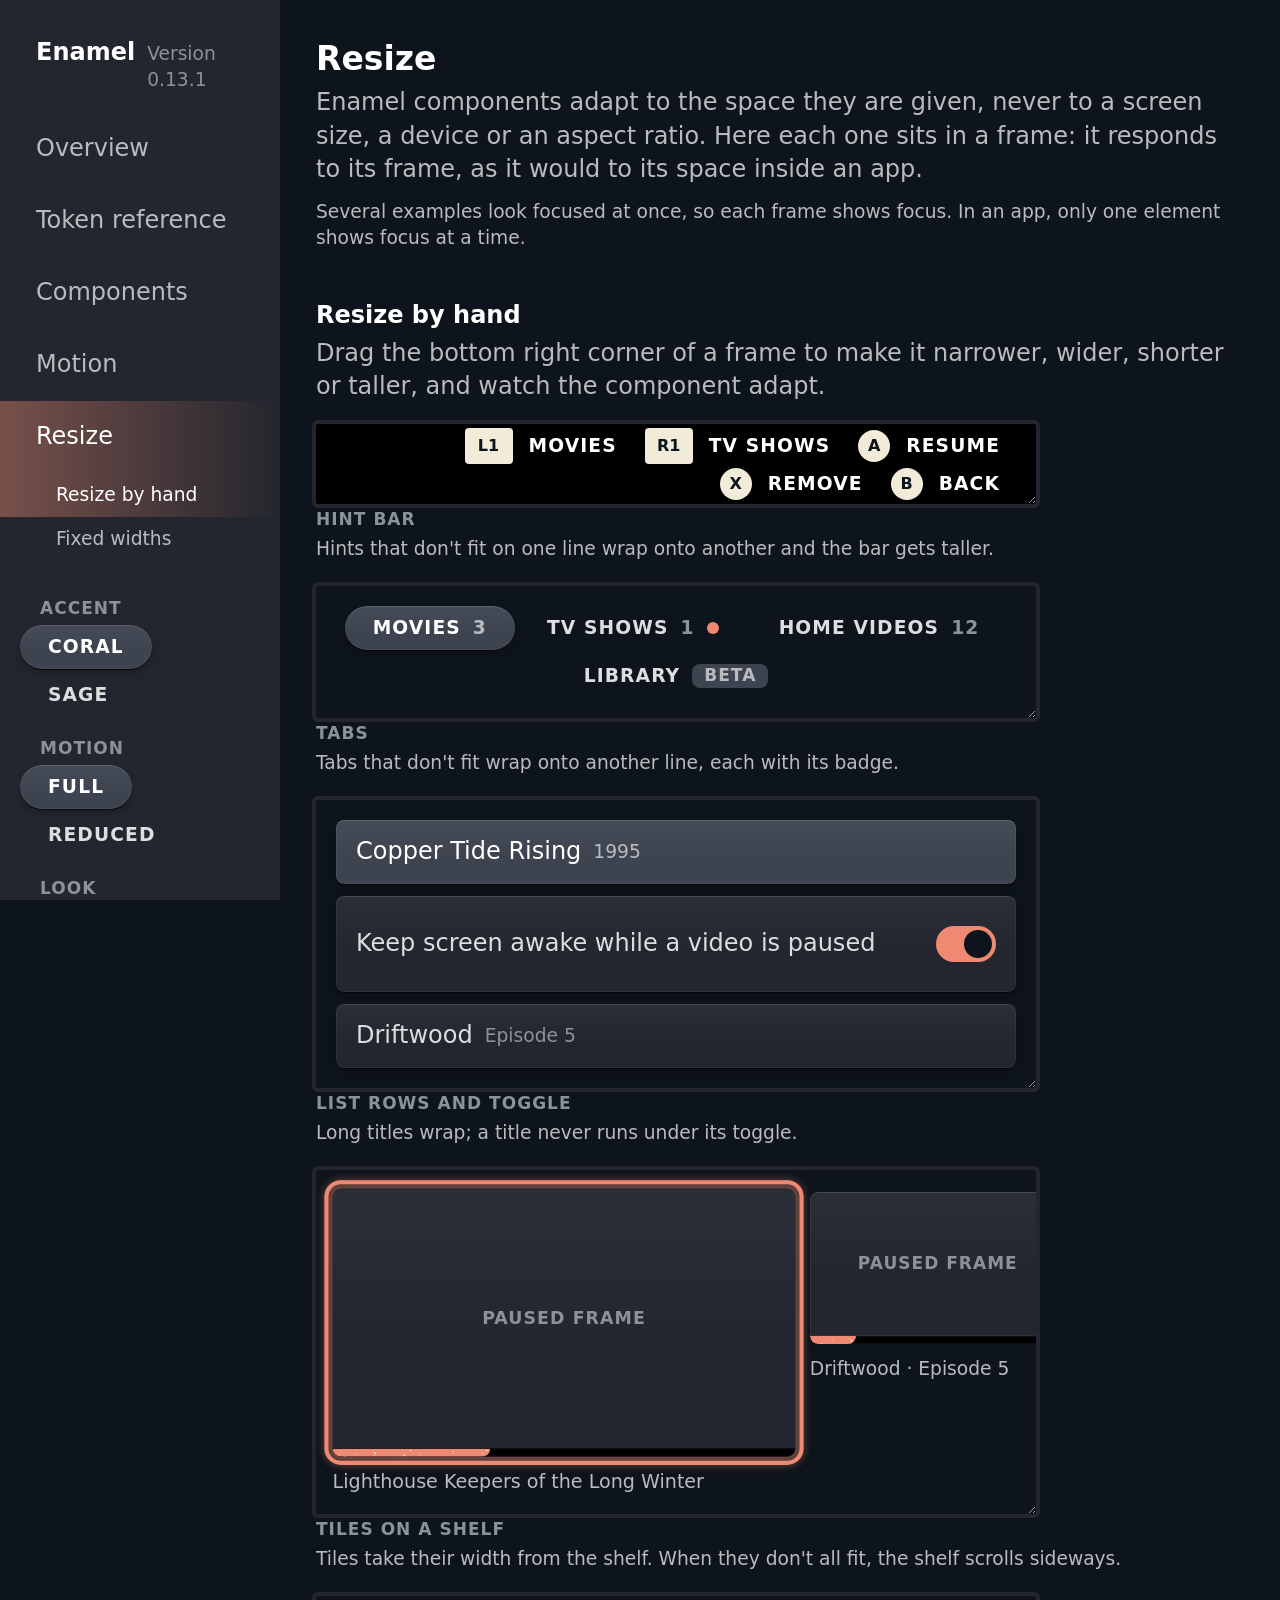
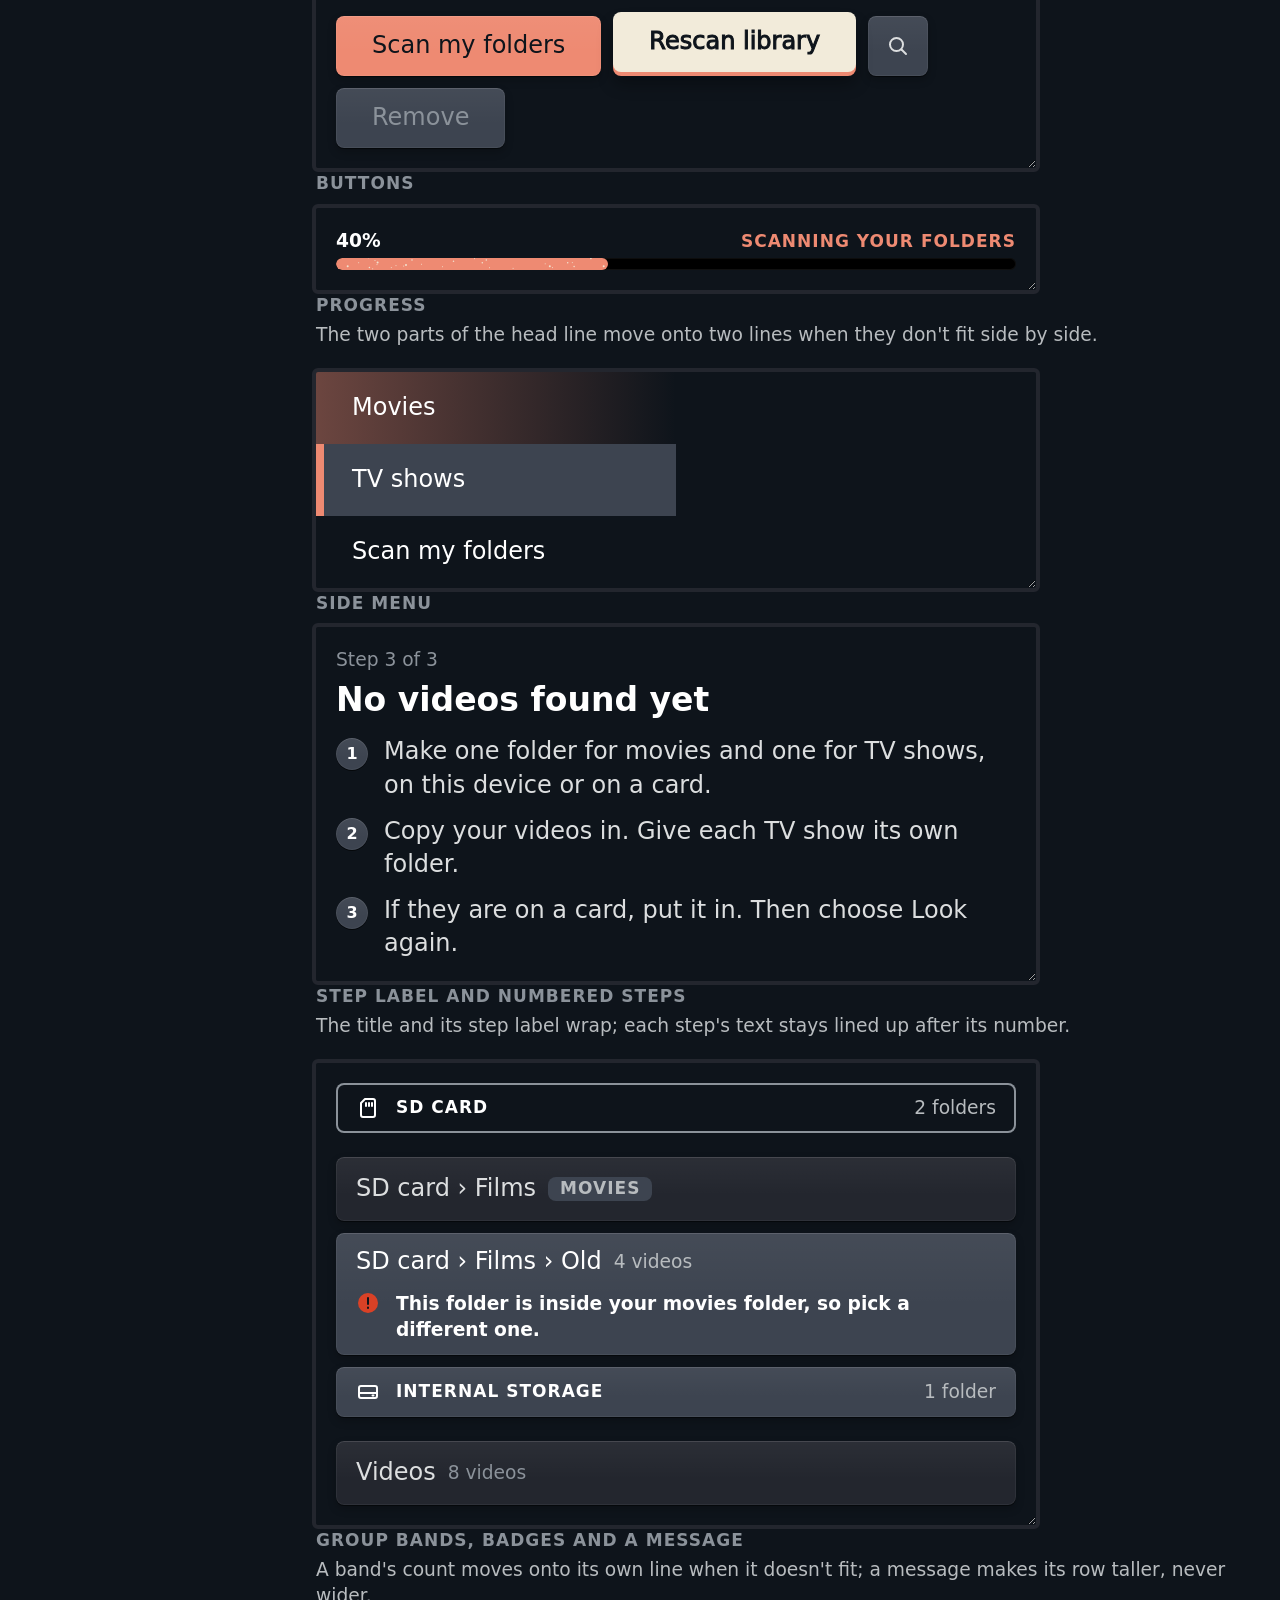
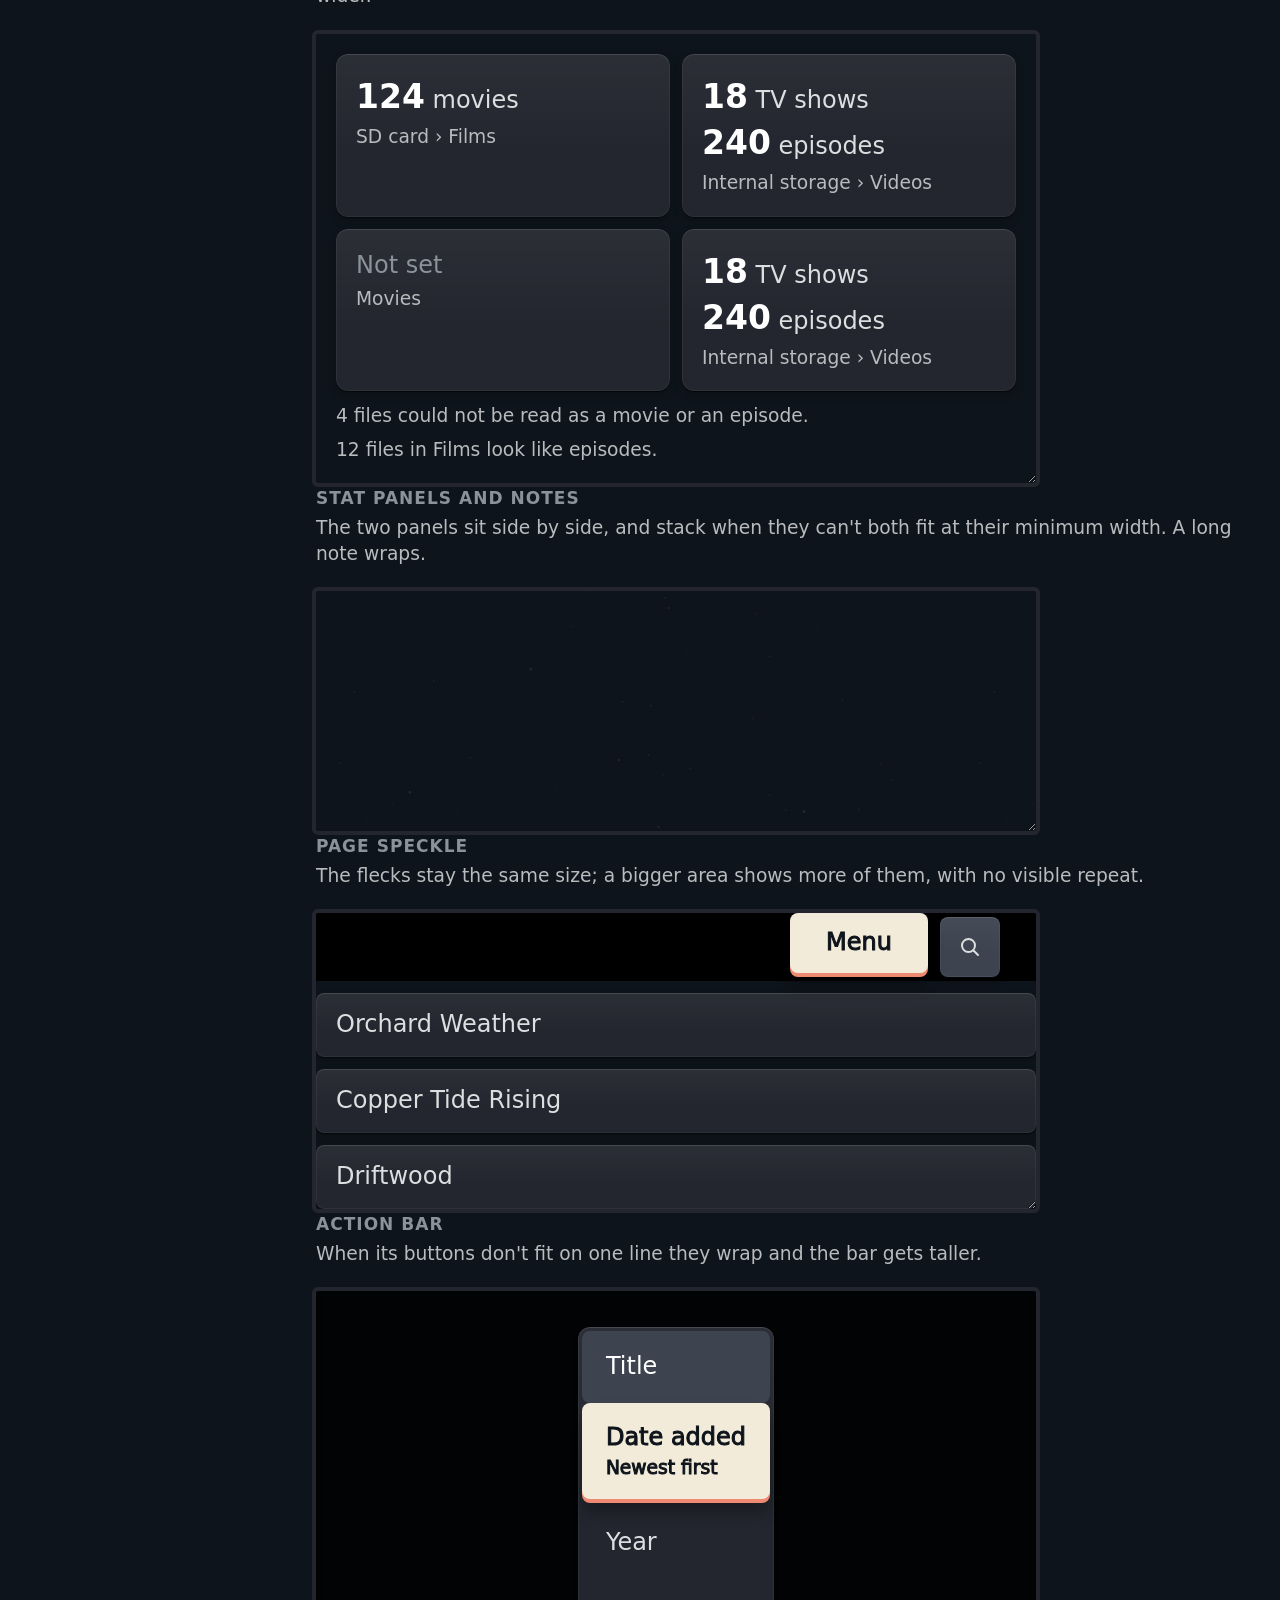
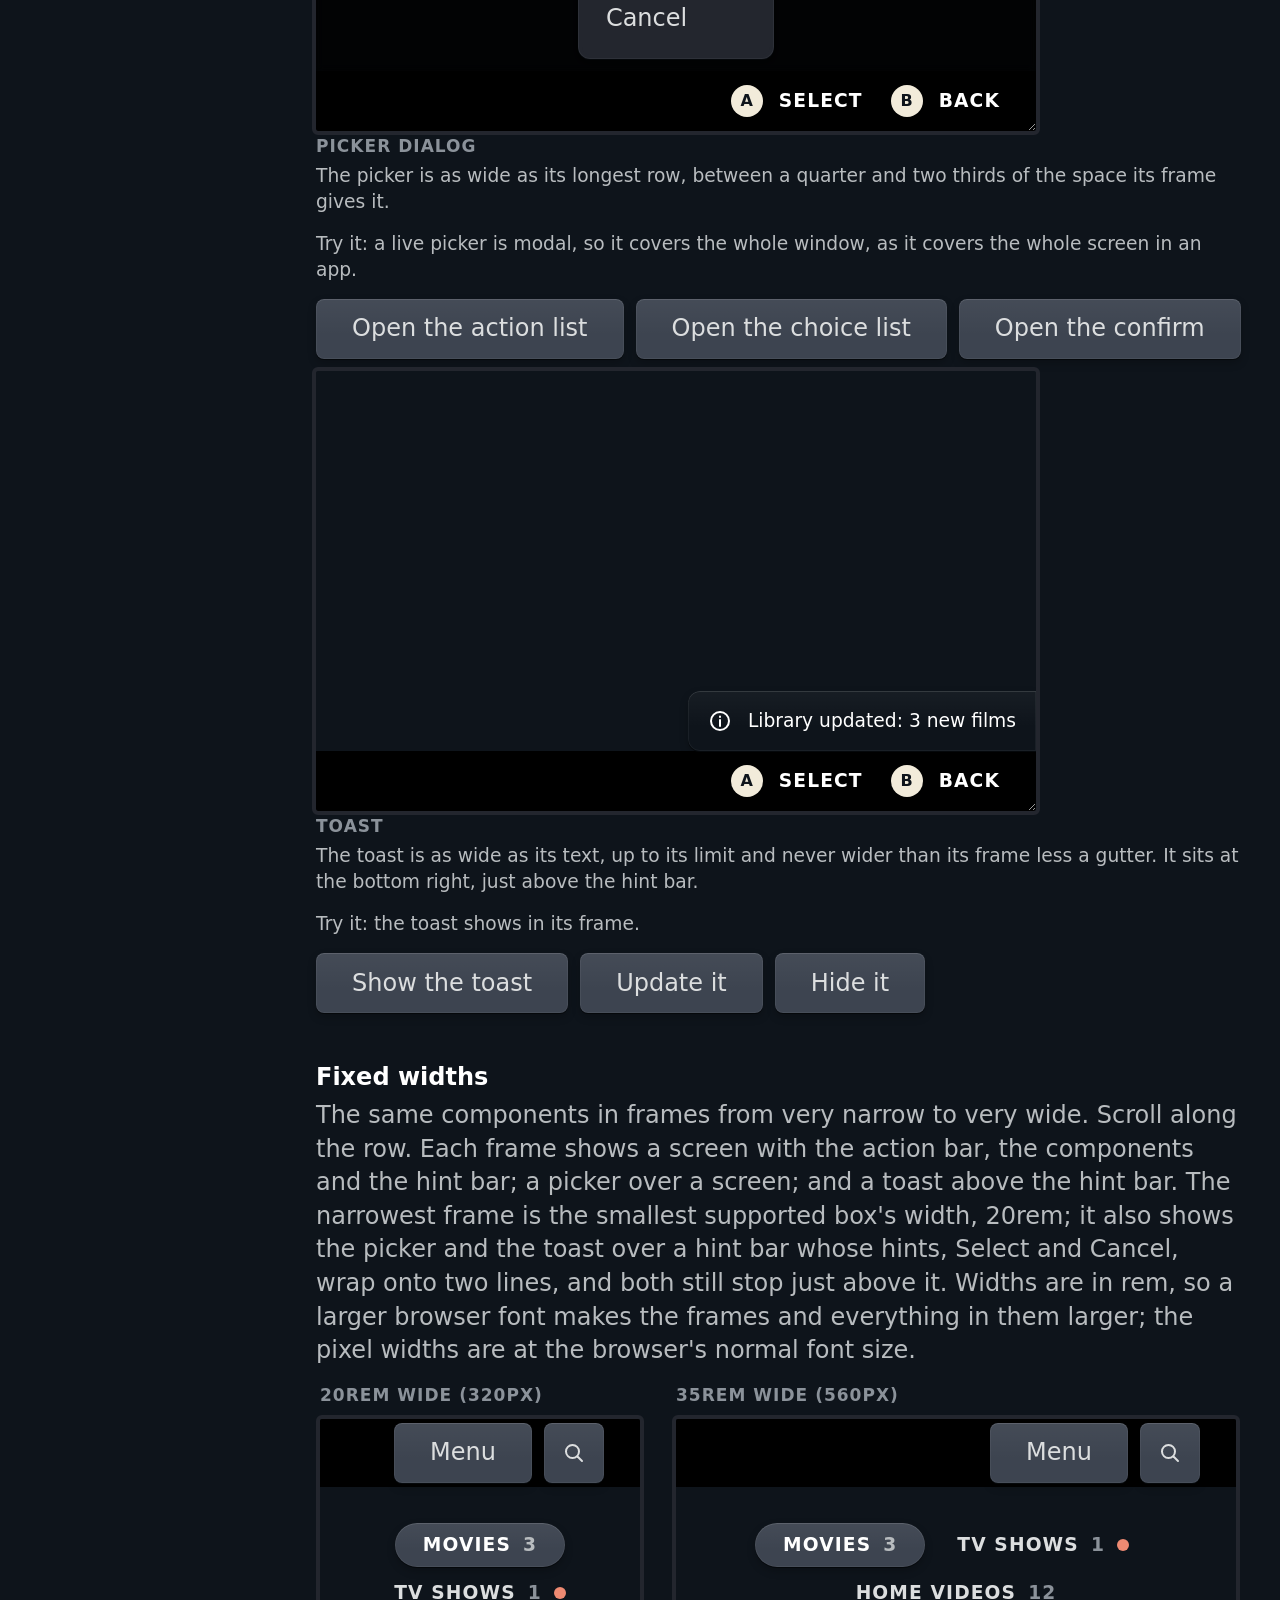
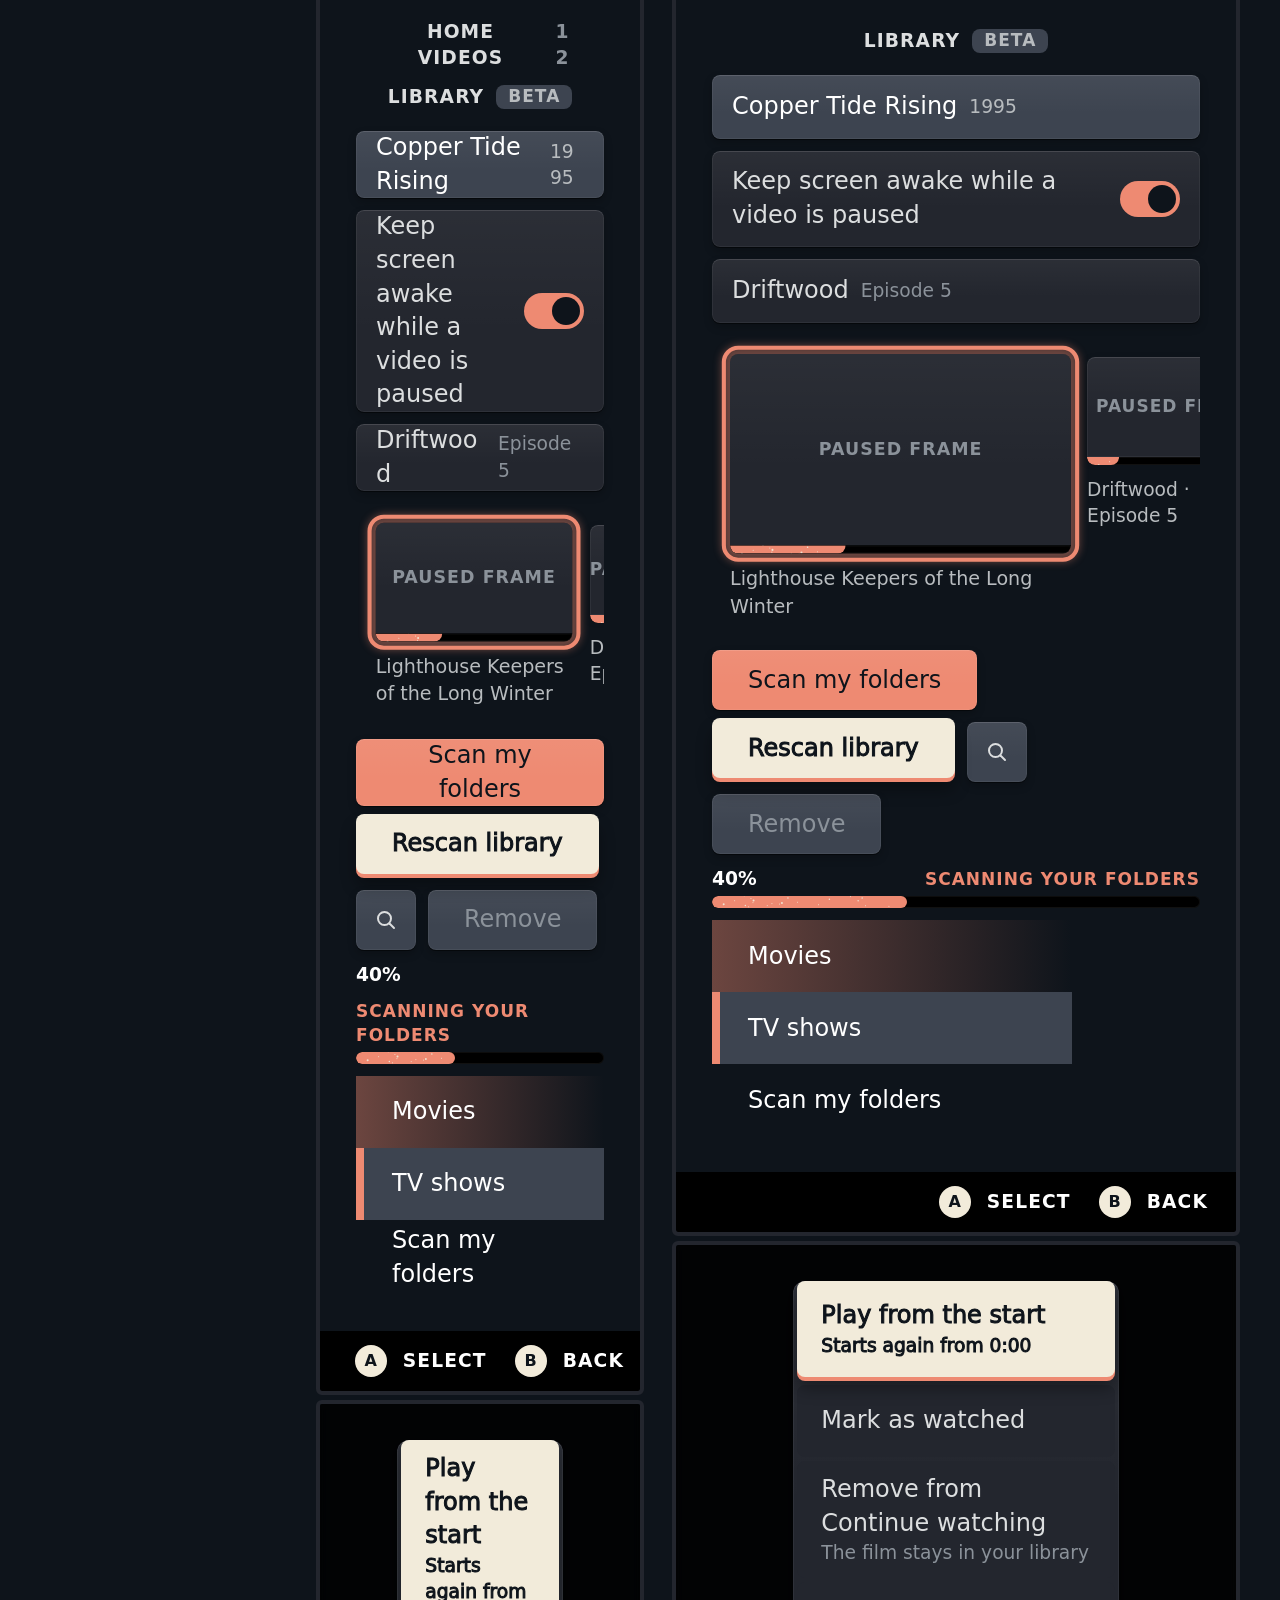
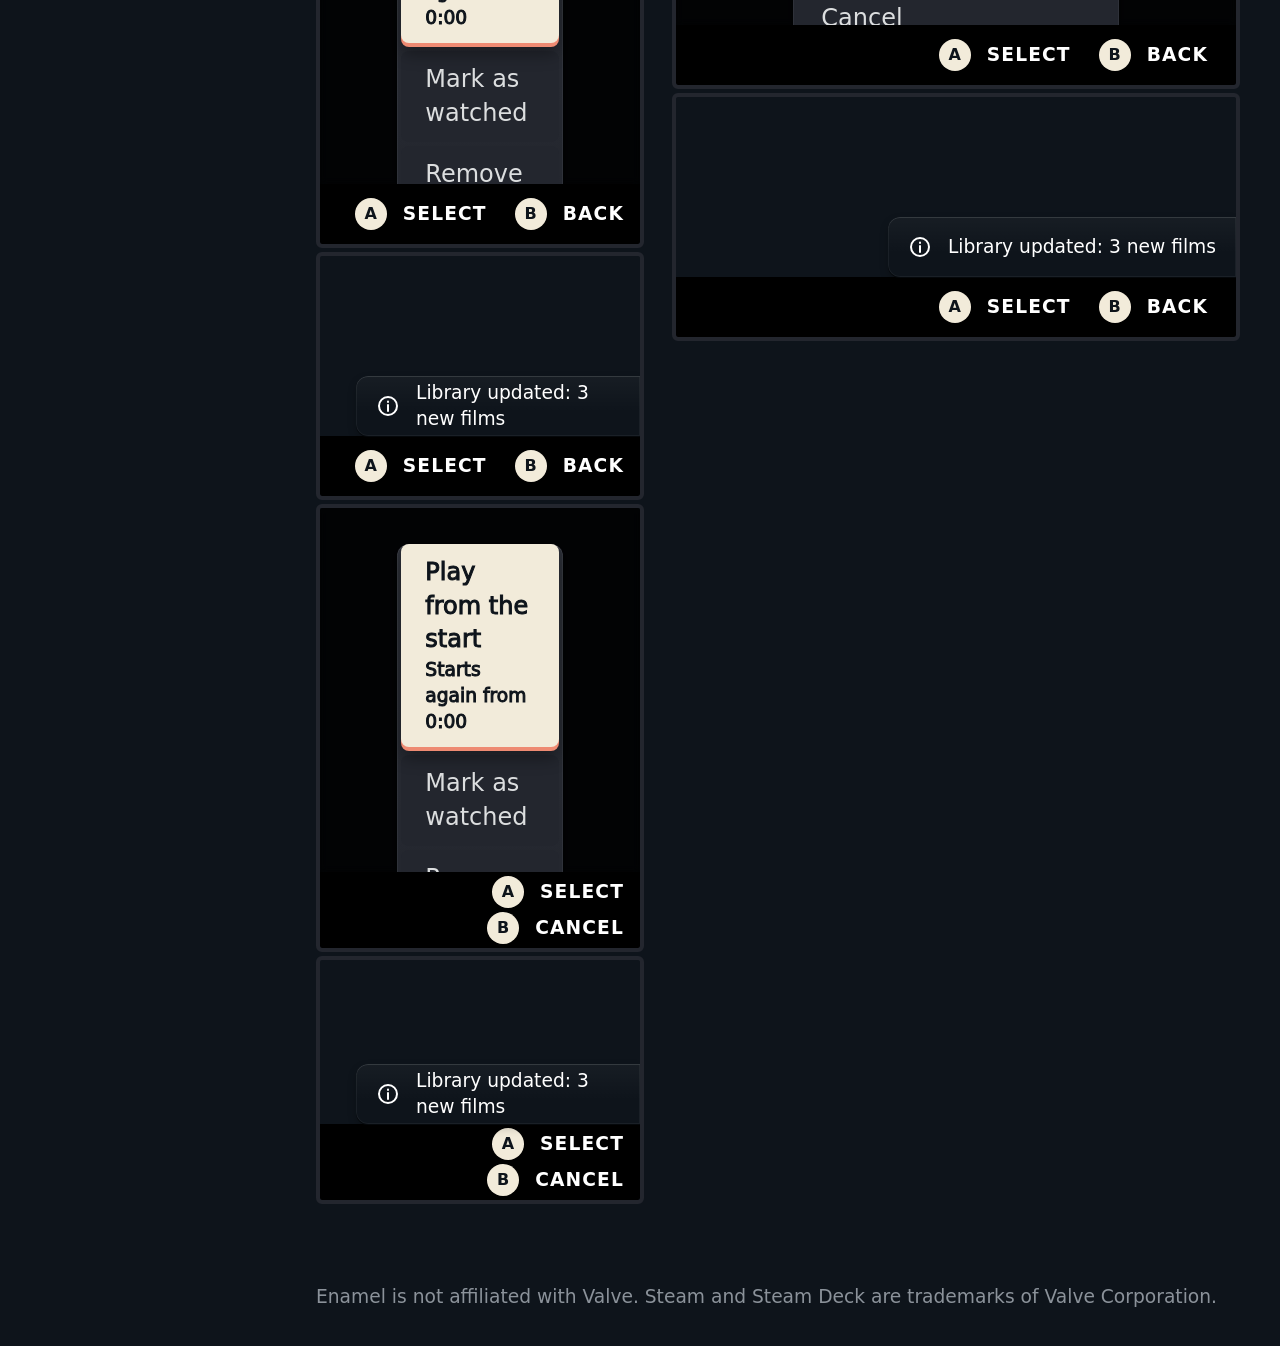
<file: docs/resize.html>
<!doctype html>
<html lang="en">
<head>
<meta charset="utf-8">
<meta name="viewport" content="width=device-width, initial-scale=1">
<title>Enamel resize</title>
<link rel="stylesheet" href="../tokens/enamel.css">
<link rel="stylesheet" href="../components/enamel-components.css">
<link rel="stylesheet" href="site.css">
<script src="../components/enamel-components.js" defer></script>
<style>
html { background: var(--en-surface-page); }
body { margin: 0; background: var(--en-surface-page); color: var(--en-text);
  font-family: var(--en-font); font-size: var(--en-text-body); line-height: var(--en-line-height); }
</style>
</head>
<body>
<!-- Generated by tools/build_styleguide.py from tools/resize_page.py. Do not edit by hand. -->
<!-- enamel-menu:start (generated by tools/build_styleguide.py, do not edit by hand) -->
<nav class="site-menu" aria-label="Style guide">
<div class="site-menu__brand"><strong>Enamel</strong><span>Version 0.13.1</span></div>
<ul class="en-menu">
<li><a class="en-menu__item" href="overview.html">Overview</a></li>
<li><a class="en-menu__item" href="index.html">Token reference</a></li>
<li><a class="en-menu__item" href="components.html">Components</a></li>
<li><a class="en-menu__item" href="motion.html">Motion</a></li>
<li><a class="en-menu__item" href="resize.html" aria-current="page">Resize</a>
<ul class="en-menu site-menu__sub">
<li><a class="en-menu__item" href="#by-hand">Resize by hand</a></li>
<li><a class="en-menu__item" href="#fixed">Fixed widths</a></li>
</ul></li>
</ul>
<div class="site-switch site-accent" hidden>
<p class="site-switch__label">Accent</p>
<div class="en-tabs" role="tablist" aria-label="Accent">
<button class="en-tab" role="tab" aria-selected="true" data-accent="coral">Coral</button>
<button class="en-tab" role="tab" aria-selected="false" data-accent="sage">Sage</button>
</div>
</div>
<div class="site-switch site-motion" hidden>
<p class="site-switch__label">Motion</p>
<div class="en-tabs" role="tablist" aria-label="Motion">
<button class="en-tab" role="tab" aria-selected="true" data-motion="full">Full</button>
<button class="en-tab" role="tab" aria-selected="false" data-motion="reduced">Reduced</button>
</div>
</div>
<div class="site-switch site-look" hidden>
<p class="site-switch__label">Look</p>
<div class="en-tabs" role="tablist" aria-label="Look">
<button class="en-tab" role="tab" aria-selected="true" data-look="false">Full</button>
<button class="en-tab" role="tab" aria-selected="false" data-look="true">Lighter</button>
</div>
</div>
</nav>
<script src="site.js"></script>
<!-- enamel-menu:end -->
<main class="site-main">
<h1>Resize</h1>
<p>Enamel components adapt to the space they are given, never to a screen size, a device or an aspect ratio. Here
each one sits in a frame: it responds to its frame, as it would to its space inside an app.</p>
<p class="site-note">Several examples look focused at once, so each frame shows focus. In an app, only one element
shows focus at a time.</p>

<section id="by-hand">
<h2>Resize by hand</h2>
<p>Drag the bottom right corner of a frame to make it narrower, wider, shorter or taller, and watch the component
adapt.</p>
<div class="site-states">
<figure class="site-state site-state--wide"><div class="site-resize site-resize--flush">
<footer class="en-hintbar">
  <span class="en-hint"><span class="en-glyph en-glyph--shoulder">L1</span>Movies</span>
  <span class="en-hint"><span class="en-glyph en-glyph--shoulder">R1</span>TV shows</span>
  <span class="en-hint"><span class="en-glyph">A</span>Resume</span>
  <span class="en-hint"><span class="en-glyph">X</span>Remove</span>
  <span class="en-hint"><span class="en-glyph">B</span>Back</span>
</footer>
</div>
<figcaption>Hint bar</figcaption>
<p class="site-note">Hints that don&#x27;t fit on one line wrap onto another and the bar gets taller.</p>
</figure>
<figure class="site-state site-state--wide"><div class="site-resize">
<div class="en-tabs" role="tablist" aria-label="Library">
  <button class="en-tab" role="tab" aria-selected="true">Movies <span class="en-tab__count">3</span></button>
  <button class="en-tab" role="tab" aria-selected="false">TV shows <span class="en-tab__count">1</span><span class="en-dot" role="img" aria-label="New"></span></button>
  <button class="en-tab" role="tab" aria-selected="false">Home videos <span class="en-tab__count">12</span></button>
  <button class="en-tab" role="tab" aria-selected="false">Library <span class="en-badge">Beta</span></button>
</div>
</div>
<figcaption>Tabs</figcaption>
<p class="site-note">Tabs that don&#x27;t fit wrap onto another line, each with its badge.</p>
</figure>
<figure class="site-state site-state--wide"><div class="site-resize">
<ul class="en-rows">
  <li><button class="en-row" data-focused="true">Copper Tide Rising <span class="en-row__meta">1995</span></button></li>
  <li><div class="en-row">Keep screen awake while a video is paused<button class="en-toggle" aria-pressed="true" aria-label="Keep screen awake"></button></div></li>
  <li><button class="en-row">Driftwood <span class="en-row__meta">Episode 5</span></button></li>
</ul>
</div>
<figcaption>List rows and toggle</figcaption>
<p class="site-note">Long titles wrap; a title never runs under its toggle.</p>
</figure>
<figure class="site-state site-state--wide"><div class="site-resize site-resize--flush">
<div class="en-shelf">
  <a class="en-tile en-tile--large" href="#tile" data-focused="true">
    <div class="en-tile__frame">Paused frame</div>
    <div class="en-progress en-progress--thin" style="--value: 34%"><span class="en-progress__fill"></span></div>
    <div class="en-tile__title">Lighthouse Keepers of the Long Winter</div>
  </a>
  <a class="en-tile" href="#tile">
    <div class="en-tile__frame">Paused frame</div>
    <div class="en-progress en-progress--thin" style="--value: 18%"><span class="en-progress__fill"></span></div>
    <div class="en-tile__title">Driftwood · Episode 5</div>
  </a>
  <a class="en-tile" href="#tile">
    <div class="en-tile__frame">Paused frame</div>
    <div class="en-progress en-progress--thin" style="--value: 11%"><span class="en-progress__fill"></span></div>
    <div class="en-tile__title">Orchard Weather · Part 1</div>
  </a>
</div>
</div>
<figcaption>Tiles on a shelf</figcaption>
<p class="site-note">Tiles take their width from the shelf. When they don&#x27;t all fit, the shelf scrolls sideways.</p>
</figure>
<figure class="site-state site-state--wide"><div class="site-resize">
<div class="site-actions" data-set="buttons">
  <button class="en-button en-button--primary">Scan my folders</button>
  <button class="en-button" data-focused="true">Rescan library</button>
  <button class="en-button en-button--icon" aria-label="Search"><svg class="en-icon" viewBox="0 0 24 24" fill="none" stroke="currentColor" aria-hidden="true"><circle cx="10.5" cy="10.5" r="6.5"/><path d="M15.5 15.5 20 20"/></svg></button>
  <button class="en-button" disabled>Remove</button>
</div>
</div>
<figcaption>Buttons</figcaption>
</figure>
<figure class="site-state site-state--wide"><div class="site-resize">
<div>
  <div class="en-progress__head"><span>40%</span><span>Scanning your folders</span></div>
  <div class="en-progress" role="progressbar" aria-label="Scan my folders" aria-valuenow="40" style="--value: 40%"><span class="en-progress__fill"></span></div>
</div>
</div>
<figcaption>Progress</figcaption>
<p class="site-note">The two parts of the head line move onto two lines when they don&#x27;t fit side by side.</p>
</figure>
<figure class="site-state site-state--wide"><div class="site-resize site-resize--flush">
<ul class="en-menu">
  <li><a class="en-menu__item" href="#by-hand" aria-current="page">Movies</a></li>
  <li><a class="en-menu__item" href="#by-hand" data-focused="true">TV shows</a></li>
  <li><a class="en-menu__item" href="#by-hand">Scan my folders</a></li>
</ul>
</div>
<figcaption>Side menu</figcaption>
</figure>
<figure class="site-state site-state--wide"><div class="site-resize">
<h1><span class="en-steplabel">Step 3 of 3</span> No videos found yet</h1>
<ol class="en-steps">
  <li>Make one folder for movies and one for TV shows, on this device or on a card.</li>
  <li>Copy your videos in. Give each TV show its own folder.</li>
  <li>If they are on a card, put it in. Then choose Look again.</li>
</ol>
</div>
<figcaption>Step label and numbered steps</figcaption>
<p class="site-note">The title and its step label wrap; each step&#x27;s text stays lined up after its number.</p>
</figure>
<figure class="site-state site-state--wide"><div class="site-resize">
<h2 class="en-band en-band--outline"><span class="en-band__name"><svg class="en-icon" viewBox="0 0 24 24" fill="none" stroke="currentColor" aria-hidden="true"><path d="M9 3h8a2 2 0 0 1 2 2v14a2 2 0 0 1-2 2H7a2 2 0 0 1-2-2V7z"/><path d="M10 7v3M13 7v3M16 7v3"/></svg>SD card</span><span class="en-band__count">2 folders</span></h2>
<ul class="en-rows">
  <li><button class="en-row">SD card › Films <span class="en-badge">Movies</span></button></li>
  <li><button class="en-row" data-focused="true">SD card › Films › Old <span class="en-row__meta">4 videos</span><span class="en-row__message" role="status" aria-live="polite"><svg class="en-icon" viewBox="0 0 24 24" fill="none" stroke="currentColor" aria-hidden="true"><circle cx="12" cy="12" r="10" fill="currentColor" stroke="none"/><path d="M12 7v6"/><path d="M12 16.5v.5"/></svg>This folder is inside your movies folder, so pick a different one.</span></button></li>
</ul>
<h2 class="en-band"><span class="en-band__name"><svg class="en-icon" viewBox="0 0 24 24" fill="none" stroke="currentColor" aria-hidden="true"><rect x="3" y="6" width="18" height="12" rx="2"/><path d="M3 13h18"/><path d="M16.5 15.5h1"/></svg>Internal storage</span><span class="en-band__count">1 folder</span></h2>
<ul class="en-rows">
  <li><button class="en-row">Videos <span class="en-row__meta">8 videos</span><span class="en-row__message" role="status" aria-live="polite"></span></button></li>
</ul>
</div>
<figcaption>Group bands, badges and a message</figcaption>
<p class="site-note">A band&#x27;s count moves onto its own line when it doesn&#x27;t fit; a message makes its row taller, never wider.</p>
</figure>
<figure class="site-state site-state--wide"><div class="site-resize">
<div class="en-statpair">
  <div class="en-statpanel" role="img" aria-label="124 movies, SD card › Films">
    <span class="en-statpanel__counts"><span class="en-statpanel__count"><span class="en-statpanel__number">124</span> movies</span></span>
    <span class="en-statpanel__path">SD card › Films</span>
  </div>
  <div class="en-statpanel" role="img" aria-label="18 TV shows, 240 episodes, Internal storage › Videos">
    <span class="en-statpanel__counts"><span class="en-statpanel__count"><span class="en-statpanel__number">18</span> TV shows</span><span class="en-statpanel__count"><span class="en-statpanel__number">240</span> episodes</span></span>
    <span class="en-statpanel__path">Internal storage › Videos</span>
  </div>
</div>
<div class="en-statpair">
  <div class="en-statpanel" role="img" aria-label="Movies, not set">
    <span class="en-statpanel__notset">Not set</span>
    <span class="en-statpanel__path">Movies</span>
  </div>
  <div class="en-statpanel" role="img" aria-label="18 TV shows, 240 episodes, Internal storage › Videos">
    <span class="en-statpanel__counts"><span class="en-statpanel__count"><span class="en-statpanel__number">18</span> TV shows</span><span class="en-statpanel__count"><span class="en-statpanel__number">240</span> episodes</span></span>
    <span class="en-statpanel__path">Internal storage › Videos</span>
  </div>
</div>
<div>
  <p class="en-note">4 files could not be read as a movie or an episode.</p>
  <p class="en-note">12 files in Films look like episodes.</p>
</div>
</div>
<figcaption>Stat panels and notes</figcaption>
<p class="site-note">The two panels sit side by side, and stack when they can&#x27;t both fit at their minimum width. A long note wraps.</p>
</figure>
<figure class="site-state site-state--wide"><div class="site-resize site-resize--flush">
<div class="en-speckle" style="min-height: 15rem"></div>
</div>
<figcaption>Page speckle</figcaption>
<p class="site-note">The flecks stay the same size; a bigger area shows more of them, with no visible repeat.</p>
</figure>
<figure class="site-state site-state--wide"><div class="site-resize site-resize--flush">
<header class="en-actionbar">
  <button class="en-button" data-focused="true">Menu</button>
  <button class="en-button en-button--icon" aria-label="Search"><svg class="en-icon" viewBox="0 0 24 24" fill="none" stroke="currentColor" aria-hidden="true"><circle cx="10.5" cy="10.5" r="6.5"/><path d="M15.5 15.5 20 20"/></svg></button>
</header>
<ul class="en-rows">
  <li><div class="en-row">Orchard Weather</div></li>
  <li><div class="en-row">Copper Tide Rising</div></li>
  <li><div class="en-row">Driftwood</div></li>
</ul>
</div>
<figcaption>Action bar</figcaption>
<p class="site-note">When its buttons don&#x27;t fit on one line they wrap and the bar gets taller.</p>
</figure>
<figure class="site-state site-state--wide"><div class="site-resize site-resize--screen">
<dialog class="en-dialog" aria-label="Choose" open>
  <div class="en-picker">
    <div class="en-picker__rows">
      <button class="en-picker__row" value="title" aria-current="true"><span>Title</span></button>
      <button class="en-picker__row" value="added" data-focused="true"><span>Date added</span><span class="en-picker__desc">Newest first</span></button>
      <button class="en-picker__row" value="year"><span>Year</span></button>
    </div>
    <button class="en-picker__row en-picker__cancel"><span>Cancel</span></button>
  </div>
</dialog>
<div class="en-hintbar">
  <span class="en-hint"><span class="en-glyph">A</span>Select</span>
  <span class="en-hint"><span class="en-glyph">B</span>Back</span>
</div>
</div>
<figcaption>Picker dialog</figcaption>
<p class="site-note">The picker is as wide as its longest row, between a quarter and two thirds of the space its frame gives it.</p>
<p class="site-note">Try it: a live picker is modal, so it covers the whole window, as it covers the whole screen in an app.</p><div class="site-actions"><button class="en-button" data-open-picker="resize-actions">Open the action list</button><button class="en-button" data-open-picker="resize-choices">Open the choice list</button><button class="en-button" data-open-picker="resize-confirm">Open the confirm</button></div>
<dialog class="en-dialog" id="resize-actions" aria-label="Choose">
  <div class="en-picker">
    <div class="en-picker__rows">
      <button class="en-picker__row" value="restart"><span>Play from the start</span><span class="en-picker__desc">Starts again from 0:00</span></button>
      <button class="en-picker__row" value="watched"><span>Mark as watched</span></button>
      <button class="en-picker__row" value="forget"><span>Remove from Continue watching</span><span class="en-picker__desc">The film stays in your library</span></button>
    </div>
    <button class="en-picker__row en-picker__cancel"><span>Cancel</span></button>
  </div>
</dialog>
<dialog class="en-dialog" id="resize-choices" aria-label="Choose">
  <div class="en-picker">
    <div class="en-picker__rows">
      <button class="en-picker__row" value="title" aria-current="true"><span>Title</span></button>
      <button class="en-picker__row" value="added"><span>Date added</span><span class="en-picker__desc">Newest first</span></button>
      <button class="en-picker__row" value="year"><span>Year</span></button>
    </div>
    <button class="en-picker__row en-picker__cancel"><span>Cancel</span></button>
  </div>
</dialog>
<dialog class="en-dialog" id="resize-confirm">
  <div class="en-picker">
    <h2 class="en-picker__title">Remove 2 missing items?</h2>
    <div class="en-picker__rows">
      <button class="en-picker__row" value="remove"><span>Yes, remove</span><span class="en-picker__desc">Only Kettle&#x27;s list changes. Your files are never touched.</span></button>
    </div>
    <button class="en-picker__row en-picker__cancel" autofocus><span>Cancel</span></button>
  </div>
</dialog>
</figure>
<figure class="site-state site-state--wide"><div class="site-resize site-resize--screen">
<div class="en-toast" id="resize-toast" role="status" aria-live="polite"><span class="en-toast__icon" aria-hidden="true"><svg class="en-icon" viewBox="0 0 24 24" fill="none" stroke="currentColor" aria-hidden="true"><circle cx="12" cy="12" r="9"/><path d="M12 11v6"/><path d="M12 7.5v.5"/></svg></span><span class="en-toast__text">Library updated: 3 new films</span></div>
<div class="en-hintbar">
  <span class="en-hint"><span class="en-glyph">A</span>Select</span>
  <span class="en-hint"><span class="en-glyph">B</span>Back</span>
</div>
</div>
<figcaption>Toast</figcaption>
<p class="site-note">The toast is as wide as its text, up to its limit and never wider than its frame less a gutter. It sits at the bottom right, just above the hint bar.</p>
<p class="site-note">Try it: the toast shows in its frame.</p><div class="site-actions"><button class="en-button" data-toast="show" data-toast-element="resize-toast">Show the toast</button><button class="en-button" data-toast="update">Update it</button><button class="en-button" data-toast="hide">Hide it</button></div>
</figure>
</div>
</section>

<section id="fixed">
<h2>Fixed widths</h2>
<p>The same components in frames from very narrow to very wide. Scroll along the row. Each frame shows a screen with
the action bar, the components and the hint bar; a picker over a screen; and a toast above the hint bar. The narrowest
frame is the smallest supported box's width, 20rem; it also shows the picker and the toast over a hint bar
whose hints, Select and Cancel, wrap onto two lines, and both still stop just above it. Widths are in rem, so a larger browser font makes the
frames and everything in them larger; the pixel widths are at the browser's normal font size.</p>
<div class="site-frames">
<figure class="site-state site-frame"><figcaption>20rem wide (320px)</figcaption>
<div class="site-fixed" style="width: 20rem">
<header class="en-actionbar">
  <button class="en-button">Menu</button>
  <button class="en-button en-button--icon" aria-label="Search"><svg class="en-icon" viewBox="0 0 24 24" fill="none" stroke="currentColor" aria-hidden="true"><circle cx="10.5" cy="10.5" r="6.5"/><path d="M15.5 15.5 20 20"/></svg></button>
</header>
<div class="site-fixed__body">
<div class="en-tabs" role="tablist" aria-label="Library">
  <button class="en-tab" role="tab" aria-selected="true">Movies <span class="en-tab__count">3</span></button>
  <button class="en-tab" role="tab" aria-selected="false">TV shows <span class="en-tab__count">1</span><span class="en-dot" role="img" aria-label="New"></span></button>
  <button class="en-tab" role="tab" aria-selected="false">Home videos <span class="en-tab__count">12</span></button>
  <button class="en-tab" role="tab" aria-selected="false">Library <span class="en-badge">Beta</span></button>
</div>
<ul class="en-rows">
  <li><button class="en-row" data-focused="true">Copper Tide Rising <span class="en-row__meta">1995</span></button></li>
  <li><div class="en-row">Keep screen awake while a video is paused<button class="en-toggle" aria-pressed="true" aria-label="Keep screen awake"></button></div></li>
  <li><button class="en-row">Driftwood <span class="en-row__meta">Episode 5</span></button></li>
</ul>
<div class="en-shelf">
  <a class="en-tile en-tile--large" href="#tile" data-focused="true">
    <div class="en-tile__frame">Paused frame</div>
    <div class="en-progress en-progress--thin" style="--value: 34%"><span class="en-progress__fill"></span></div>
    <div class="en-tile__title">Lighthouse Keepers of the Long Winter</div>
  </a>
  <a class="en-tile" href="#tile">
    <div class="en-tile__frame">Paused frame</div>
    <div class="en-progress en-progress--thin" style="--value: 18%"><span class="en-progress__fill"></span></div>
    <div class="en-tile__title">Driftwood · Episode 5</div>
  </a>
  <a class="en-tile" href="#tile">
    <div class="en-tile__frame">Paused frame</div>
    <div class="en-progress en-progress--thin" style="--value: 11%"><span class="en-progress__fill"></span></div>
    <div class="en-tile__title">Orchard Weather · Part 1</div>
  </a>
</div>
<div class="site-actions" data-set="buttons">
  <button class="en-button en-button--primary">Scan my folders</button>
  <button class="en-button" data-focused="true">Rescan library</button>
  <button class="en-button en-button--icon" aria-label="Search"><svg class="en-icon" viewBox="0 0 24 24" fill="none" stroke="currentColor" aria-hidden="true"><circle cx="10.5" cy="10.5" r="6.5"/><path d="M15.5 15.5 20 20"/></svg></button>
  <button class="en-button" disabled>Remove</button>
</div>
<div>
  <div class="en-progress__head"><span>40%</span><span>Scanning your folders</span></div>
  <div class="en-progress" role="progressbar" aria-label="Scan my folders" aria-valuenow="40" style="--value: 40%"><span class="en-progress__fill"></span></div>
</div>
<ul class="en-menu">
  <li><a class="en-menu__item" href="#by-hand" aria-current="page">Movies</a></li>
  <li><a class="en-menu__item" href="#by-hand" data-focused="true">TV shows</a></li>
  <li><a class="en-menu__item" href="#by-hand">Scan my folders</a></li>
</ul>
</div>
<div class="en-hintbar">
  <span class="en-hint"><span class="en-glyph">A</span>Select</span>
  <span class="en-hint"><span class="en-glyph">B</span>Back</span>
</div>
</div>
<div class="site-fixed site-fixed--screen" style="width: 20rem">
<dialog class="en-dialog" aria-label="Choose" open>
  <div class="en-picker">
    <div class="en-picker__rows">
      <button class="en-picker__row" value="restart" data-focused="true"><span>Play from the start</span><span class="en-picker__desc">Starts again from 0:00</span></button>
      <button class="en-picker__row" value="watched"><span>Mark as watched</span></button>
      <button class="en-picker__row" value="forget"><span>Remove from Continue watching</span><span class="en-picker__desc">The film stays in your library</span></button>
    </div>
    <button class="en-picker__row en-picker__cancel"><span>Cancel</span></button>
  </div>
</dialog>
<div class="en-hintbar">
  <span class="en-hint"><span class="en-glyph">A</span>Select</span>
  <span class="en-hint"><span class="en-glyph">B</span>Back</span>
</div>
</div>
<div class="site-fixed site-fixed--toast" style="width: 20rem">
<div class="en-toast" role="status" aria-live="polite"><span class="en-toast__icon" aria-hidden="true"><svg class="en-icon" viewBox="0 0 24 24" fill="none" stroke="currentColor" aria-hidden="true"><circle cx="12" cy="12" r="9"/><path d="M12 11v6"/><path d="M12 7.5v.5"/></svg></span><span class="en-toast__text">Library updated: 3 new films</span></div>
<div class="en-hintbar">
  <span class="en-hint"><span class="en-glyph">A</span>Select</span>
  <span class="en-hint"><span class="en-glyph">B</span>Back</span>
</div>
</div>
<div class="site-fixed site-fixed--screen" style="width: 20rem">
<dialog class="en-dialog" aria-label="Choose" open>
  <div class="en-picker">
    <div class="en-picker__rows">
      <button class="en-picker__row" value="restart" data-focused="true"><span>Play from the start</span><span class="en-picker__desc">Starts again from 0:00</span></button>
      <button class="en-picker__row" value="watched"><span>Mark as watched</span></button>
      <button class="en-picker__row" value="forget"><span>Remove from Continue watching</span><span class="en-picker__desc">The film stays in your library</span></button>
    </div>
    <button class="en-picker__row en-picker__cancel"><span>Cancel</span></button>
  </div>
</dialog>
<div class="en-hintbar">
  <span class="en-hint"><span class="en-glyph">A</span>Select</span>
  <span class="en-hint"><span class="en-glyph">B</span>Cancel</span>
</div>
</div>
<div class="site-fixed site-fixed--toast" style="width: 20rem">
<div class="en-toast" role="status" aria-live="polite"><span class="en-toast__icon" aria-hidden="true"><svg class="en-icon" viewBox="0 0 24 24" fill="none" stroke="currentColor" aria-hidden="true"><circle cx="12" cy="12" r="9"/><path d="M12 11v6"/><path d="M12 7.5v.5"/></svg></span><span class="en-toast__text">Library updated: 3 new films</span></div>
<div class="en-hintbar">
  <span class="en-hint"><span class="en-glyph">A</span>Select</span>
  <span class="en-hint"><span class="en-glyph">B</span>Cancel</span>
</div>
</div>
</figure>
<figure class="site-state site-frame"><figcaption>35rem wide (560px)</figcaption>
<div class="site-fixed" style="width: 35rem">
<header class="en-actionbar">
  <button class="en-button">Menu</button>
  <button class="en-button en-button--icon" aria-label="Search"><svg class="en-icon" viewBox="0 0 24 24" fill="none" stroke="currentColor" aria-hidden="true"><circle cx="10.5" cy="10.5" r="6.5"/><path d="M15.5 15.5 20 20"/></svg></button>
</header>
<div class="site-fixed__body">
<div class="en-tabs" role="tablist" aria-label="Library">
  <button class="en-tab" role="tab" aria-selected="true">Movies <span class="en-tab__count">3</span></button>
  <button class="en-tab" role="tab" aria-selected="false">TV shows <span class="en-tab__count">1</span><span class="en-dot" role="img" aria-label="New"></span></button>
  <button class="en-tab" role="tab" aria-selected="false">Home videos <span class="en-tab__count">12</span></button>
  <button class="en-tab" role="tab" aria-selected="false">Library <span class="en-badge">Beta</span></button>
</div>
<ul class="en-rows">
  <li><button class="en-row" data-focused="true">Copper Tide Rising <span class="en-row__meta">1995</span></button></li>
  <li><div class="en-row">Keep screen awake while a video is paused<button class="en-toggle" aria-pressed="true" aria-label="Keep screen awake"></button></div></li>
  <li><button class="en-row">Driftwood <span class="en-row__meta">Episode 5</span></button></li>
</ul>
<div class="en-shelf">
  <a class="en-tile en-tile--large" href="#tile" data-focused="true">
    <div class="en-tile__frame">Paused frame</div>
    <div class="en-progress en-progress--thin" style="--value: 34%"><span class="en-progress__fill"></span></div>
    <div class="en-tile__title">Lighthouse Keepers of the Long Winter</div>
  </a>
  <a class="en-tile" href="#tile">
    <div class="en-tile__frame">Paused frame</div>
    <div class="en-progress en-progress--thin" style="--value: 18%"><span class="en-progress__fill"></span></div>
    <div class="en-tile__title">Driftwood · Episode 5</div>
  </a>
  <a class="en-tile" href="#tile">
    <div class="en-tile__frame">Paused frame</div>
    <div class="en-progress en-progress--thin" style="--value: 11%"><span class="en-progress__fill"></span></div>
    <div class="en-tile__title">Orchard Weather · Part 1</div>
  </a>
</div>
<div class="site-actions" data-set="buttons">
  <button class="en-button en-button--primary">Scan my folders</button>
  <button class="en-button" data-focused="true">Rescan library</button>
  <button class="en-button en-button--icon" aria-label="Search"><svg class="en-icon" viewBox="0 0 24 24" fill="none" stroke="currentColor" aria-hidden="true"><circle cx="10.5" cy="10.5" r="6.5"/><path d="M15.5 15.5 20 20"/></svg></button>
  <button class="en-button" disabled>Remove</button>
</div>
<div>
  <div class="en-progress__head"><span>40%</span><span>Scanning your folders</span></div>
  <div class="en-progress" role="progressbar" aria-label="Scan my folders" aria-valuenow="40" style="--value: 40%"><span class="en-progress__fill"></span></div>
</div>
<ul class="en-menu">
  <li><a class="en-menu__item" href="#by-hand" aria-current="page">Movies</a></li>
  <li><a class="en-menu__item" href="#by-hand" data-focused="true">TV shows</a></li>
  <li><a class="en-menu__item" href="#by-hand">Scan my folders</a></li>
</ul>
</div>
<div class="en-hintbar">
  <span class="en-hint"><span class="en-glyph">A</span>Select</span>
  <span class="en-hint"><span class="en-glyph">B</span>Back</span>
</div>
</div>
<div class="site-fixed site-fixed--screen" style="width: 35rem">
<dialog class="en-dialog" aria-label="Choose" open>
  <div class="en-picker">
    <div class="en-picker__rows">
      <button class="en-picker__row" value="restart" data-focused="true"><span>Play from the start</span><span class="en-picker__desc">Starts again from 0:00</span></button>
      <button class="en-picker__row" value="watched"><span>Mark as watched</span></button>
      <button class="en-picker__row" value="forget"><span>Remove from Continue watching</span><span class="en-picker__desc">The film stays in your library</span></button>
    </div>
    <button class="en-picker__row en-picker__cancel"><span>Cancel</span></button>
  </div>
</dialog>
<div class="en-hintbar">
  <span class="en-hint"><span class="en-glyph">A</span>Select</span>
  <span class="en-hint"><span class="en-glyph">B</span>Back</span>
</div>
</div>
<div class="site-fixed site-fixed--toast" style="width: 35rem">
<div class="en-toast" role="status" aria-live="polite"><span class="en-toast__icon" aria-hidden="true"><svg class="en-icon" viewBox="0 0 24 24" fill="none" stroke="currentColor" aria-hidden="true"><circle cx="12" cy="12" r="9"/><path d="M12 11v6"/><path d="M12 7.5v.5"/></svg></span><span class="en-toast__text">Library updated: 3 new films</span></div>
<div class="en-hintbar">
  <span class="en-hint"><span class="en-glyph">A</span>Select</span>
  <span class="en-hint"><span class="en-glyph">B</span>Back</span>
</div>
</div>
</figure>
<figure class="site-state site-frame"><figcaption>56.25rem wide (900px)</figcaption>
<div class="site-fixed" style="width: 56.25rem">
<header class="en-actionbar">
  <button class="en-button">Menu</button>
  <button class="en-button en-button--icon" aria-label="Search"><svg class="en-icon" viewBox="0 0 24 24" fill="none" stroke="currentColor" aria-hidden="true"><circle cx="10.5" cy="10.5" r="6.5"/><path d="M15.5 15.5 20 20"/></svg></button>
</header>
<div class="site-fixed__body">
<div class="en-tabs" role="tablist" aria-label="Library">
  <button class="en-tab" role="tab" aria-selected="true">Movies <span class="en-tab__count">3</span></button>
  <button class="en-tab" role="tab" aria-selected="false">TV shows <span class="en-tab__count">1</span><span class="en-dot" role="img" aria-label="New"></span></button>
  <button class="en-tab" role="tab" aria-selected="false">Home videos <span class="en-tab__count">12</span></button>
  <button class="en-tab" role="tab" aria-selected="false">Library <span class="en-badge">Beta</span></button>
</div>
<ul class="en-rows">
  <li><button class="en-row" data-focused="true">Copper Tide Rising <span class="en-row__meta">1995</span></button></li>
  <li><div class="en-row">Keep screen awake while a video is paused<button class="en-toggle" aria-pressed="true" aria-label="Keep screen awake"></button></div></li>
  <li><button class="en-row">Driftwood <span class="en-row__meta">Episode 5</span></button></li>
</ul>
<div class="en-shelf">
  <a class="en-tile en-tile--large" href="#tile" data-focused="true">
    <div class="en-tile__frame">Paused frame</div>
    <div class="en-progress en-progress--thin" style="--value: 34%"><span class="en-progress__fill"></span></div>
    <div class="en-tile__title">Lighthouse Keepers of the Long Winter</div>
  </a>
  <a class="en-tile" href="#tile">
    <div class="en-tile__frame">Paused frame</div>
    <div class="en-progress en-progress--thin" style="--value: 18%"><span class="en-progress__fill"></span></div>
    <div class="en-tile__title">Driftwood · Episode 5</div>
  </a>
  <a class="en-tile" href="#tile">
    <div class="en-tile__frame">Paused frame</div>
    <div class="en-progress en-progress--thin" style="--value: 11%"><span class="en-progress__fill"></span></div>
    <div class="en-tile__title">Orchard Weather · Part 1</div>
  </a>
</div>
<div class="site-actions" data-set="buttons">
  <button class="en-button en-button--primary">Scan my folders</button>
  <button class="en-button" data-focused="true">Rescan library</button>
  <button class="en-button en-button--icon" aria-label="Search"><svg class="en-icon" viewBox="0 0 24 24" fill="none" stroke="currentColor" aria-hidden="true"><circle cx="10.5" cy="10.5" r="6.5"/><path d="M15.5 15.5 20 20"/></svg></button>
  <button class="en-button" disabled>Remove</button>
</div>
<div>
  <div class="en-progress__head"><span>40%</span><span>Scanning your folders</span></div>
  <div class="en-progress" role="progressbar" aria-label="Scan my folders" aria-valuenow="40" style="--value: 40%"><span class="en-progress__fill"></span></div>
</div>
<ul class="en-menu">
  <li><a class="en-menu__item" href="#by-hand" aria-current="page">Movies</a></li>
  <li><a class="en-menu__item" href="#by-hand" data-focused="true">TV shows</a></li>
  <li><a class="en-menu__item" href="#by-hand">Scan my folders</a></li>
</ul>
</div>
<div class="en-hintbar">
  <span class="en-hint"><span class="en-glyph">A</span>Select</span>
  <span class="en-hint"><span class="en-glyph">B</span>Back</span>
</div>
</div>
<div class="site-fixed site-fixed--screen" style="width: 56.25rem">
<dialog class="en-dialog" aria-label="Choose" open>
  <div class="en-picker">
    <div class="en-picker__rows">
      <button class="en-picker__row" value="restart" data-focused="true"><span>Play from the start</span><span class="en-picker__desc">Starts again from 0:00</span></button>
      <button class="en-picker__row" value="watched"><span>Mark as watched</span></button>
      <button class="en-picker__row" value="forget"><span>Remove from Continue watching</span><span class="en-picker__desc">The film stays in your library</span></button>
    </div>
    <button class="en-picker__row en-picker__cancel"><span>Cancel</span></button>
  </div>
</dialog>
<div class="en-hintbar">
  <span class="en-hint"><span class="en-glyph">A</span>Select</span>
  <span class="en-hint"><span class="en-glyph">B</span>Back</span>
</div>
</div>
<div class="site-fixed site-fixed--toast" style="width: 56.25rem">
<div class="en-toast" role="status" aria-live="polite"><span class="en-toast__icon" aria-hidden="true"><svg class="en-icon" viewBox="0 0 24 24" fill="none" stroke="currentColor" aria-hidden="true"><circle cx="12" cy="12" r="9"/><path d="M12 11v6"/><path d="M12 7.5v.5"/></svg></span><span class="en-toast__text">Library updated: 3 new films</span></div>
<div class="en-hintbar">
  <span class="en-hint"><span class="en-glyph">A</span>Select</span>
  <span class="en-hint"><span class="en-glyph">B</span>Back</span>
</div>
</div>
</figure>
<figure class="site-state site-frame"><figcaption>87.5rem wide (1400px)</figcaption>
<div class="site-fixed" style="width: 87.5rem">
<header class="en-actionbar">
  <button class="en-button">Menu</button>
  <button class="en-button en-button--icon" aria-label="Search"><svg class="en-icon" viewBox="0 0 24 24" fill="none" stroke="currentColor" aria-hidden="true"><circle cx="10.5" cy="10.5" r="6.5"/><path d="M15.5 15.5 20 20"/></svg></button>
</header>
<div class="site-fixed__body">
<div class="en-tabs" role="tablist" aria-label="Library">
  <button class="en-tab" role="tab" aria-selected="true">Movies <span class="en-tab__count">3</span></button>
  <button class="en-tab" role="tab" aria-selected="false">TV shows <span class="en-tab__count">1</span><span class="en-dot" role="img" aria-label="New"></span></button>
  <button class="en-tab" role="tab" aria-selected="false">Home videos <span class="en-tab__count">12</span></button>
  <button class="en-tab" role="tab" aria-selected="false">Library <span class="en-badge">Beta</span></button>
</div>
<ul class="en-rows">
  <li><button class="en-row" data-focused="true">Copper Tide Rising <span class="en-row__meta">1995</span></button></li>
  <li><div class="en-row">Keep screen awake while a video is paused<button class="en-toggle" aria-pressed="true" aria-label="Keep screen awake"></button></div></li>
  <li><button class="en-row">Driftwood <span class="en-row__meta">Episode 5</span></button></li>
</ul>
<div class="en-shelf">
  <a class="en-tile en-tile--large" href="#tile" data-focused="true">
    <div class="en-tile__frame">Paused frame</div>
    <div class="en-progress en-progress--thin" style="--value: 34%"><span class="en-progress__fill"></span></div>
    <div class="en-tile__title">Lighthouse Keepers of the Long Winter</div>
  </a>
  <a class="en-tile" href="#tile">
    <div class="en-tile__frame">Paused frame</div>
    <div class="en-progress en-progress--thin" style="--value: 18%"><span class="en-progress__fill"></span></div>
    <div class="en-tile__title">Driftwood · Episode 5</div>
  </a>
  <a class="en-tile" href="#tile">
    <div class="en-tile__frame">Paused frame</div>
    <div class="en-progress en-progress--thin" style="--value: 11%"><span class="en-progress__fill"></span></div>
    <div class="en-tile__title">Orchard Weather · Part 1</div>
  </a>
</div>
<div class="site-actions" data-set="buttons">
  <button class="en-button en-button--primary">Scan my folders</button>
  <button class="en-button" data-focused="true">Rescan library</button>
  <button class="en-button en-button--icon" aria-label="Search"><svg class="en-icon" viewBox="0 0 24 24" fill="none" stroke="currentColor" aria-hidden="true"><circle cx="10.5" cy="10.5" r="6.5"/><path d="M15.5 15.5 20 20"/></svg></button>
  <button class="en-button" disabled>Remove</button>
</div>
<div>
  <div class="en-progress__head"><span>40%</span><span>Scanning your folders</span></div>
  <div class="en-progress" role="progressbar" aria-label="Scan my folders" aria-valuenow="40" style="--value: 40%"><span class="en-progress__fill"></span></div>
</div>
<ul class="en-menu">
  <li><a class="en-menu__item" href="#by-hand" aria-current="page">Movies</a></li>
  <li><a class="en-menu__item" href="#by-hand" data-focused="true">TV shows</a></li>
  <li><a class="en-menu__item" href="#by-hand">Scan my folders</a></li>
</ul>
</div>
<div class="en-hintbar">
  <span class="en-hint"><span class="en-glyph">A</span>Select</span>
  <span class="en-hint"><span class="en-glyph">B</span>Back</span>
</div>
</div>
<div class="site-fixed site-fixed--screen" style="width: 87.5rem">
<dialog class="en-dialog" aria-label="Choose" open>
  <div class="en-picker">
    <div class="en-picker__rows">
      <button class="en-picker__row" value="restart" data-focused="true"><span>Play from the start</span><span class="en-picker__desc">Starts again from 0:00</span></button>
      <button class="en-picker__row" value="watched"><span>Mark as watched</span></button>
      <button class="en-picker__row" value="forget"><span>Remove from Continue watching</span><span class="en-picker__desc">The film stays in your library</span></button>
    </div>
    <button class="en-picker__row en-picker__cancel"><span>Cancel</span></button>
  </div>
</dialog>
<div class="en-hintbar">
  <span class="en-hint"><span class="en-glyph">A</span>Select</span>
  <span class="en-hint"><span class="en-glyph">B</span>Back</span>
</div>
</div>
<div class="site-fixed site-fixed--toast" style="width: 87.5rem">
<div class="en-toast" role="status" aria-live="polite"><span class="en-toast__icon" aria-hidden="true"><svg class="en-icon" viewBox="0 0 24 24" fill="none" stroke="currentColor" aria-hidden="true"><circle cx="12" cy="12" r="9"/><path d="M12 11v6"/><path d="M12 7.5v.5"/></svg></span><span class="en-toast__text">Library updated: 3 new films</span></div>
<div class="en-hintbar">
  <span class="en-hint"><span class="en-glyph">A</span>Select</span>
  <span class="en-hint"><span class="en-glyph">B</span>Back</span>
</div>
</div>
</figure>
<figure class="site-state site-frame"><figcaption>150rem wide (2400px)</figcaption>
<div class="site-fixed" style="width: 150rem">
<header class="en-actionbar">
  <button class="en-button">Menu</button>
  <button class="en-button en-button--icon" aria-label="Search"><svg class="en-icon" viewBox="0 0 24 24" fill="none" stroke="currentColor" aria-hidden="true"><circle cx="10.5" cy="10.5" r="6.5"/><path d="M15.5 15.5 20 20"/></svg></button>
</header>
<div class="site-fixed__body">
<div class="en-tabs" role="tablist" aria-label="Library">
  <button class="en-tab" role="tab" aria-selected="true">Movies <span class="en-tab__count">3</span></button>
  <button class="en-tab" role="tab" aria-selected="false">TV shows <span class="en-tab__count">1</span><span class="en-dot" role="img" aria-label="New"></span></button>
  <button class="en-tab" role="tab" aria-selected="false">Home videos <span class="en-tab__count">12</span></button>
  <button class="en-tab" role="tab" aria-selected="false">Library <span class="en-badge">Beta</span></button>
</div>
<ul class="en-rows">
  <li><button class="en-row" data-focused="true">Copper Tide Rising <span class="en-row__meta">1995</span></button></li>
  <li><div class="en-row">Keep screen awake while a video is paused<button class="en-toggle" aria-pressed="true" aria-label="Keep screen awake"></button></div></li>
  <li><button class="en-row">Driftwood <span class="en-row__meta">Episode 5</span></button></li>
</ul>
<div class="en-shelf">
  <a class="en-tile en-tile--large" href="#tile" data-focused="true">
    <div class="en-tile__frame">Paused frame</div>
    <div class="en-progress en-progress--thin" style="--value: 34%"><span class="en-progress__fill"></span></div>
    <div class="en-tile__title">Lighthouse Keepers of the Long Winter</div>
  </a>
  <a class="en-tile" href="#tile">
    <div class="en-tile__frame">Paused frame</div>
    <div class="en-progress en-progress--thin" style="--value: 18%"><span class="en-progress__fill"></span></div>
    <div class="en-tile__title">Driftwood · Episode 5</div>
  </a>
  <a class="en-tile" href="#tile">
    <div class="en-tile__frame">Paused frame</div>
    <div class="en-progress en-progress--thin" style="--value: 11%"><span class="en-progress__fill"></span></div>
    <div class="en-tile__title">Orchard Weather · Part 1</div>
  </a>
</div>
<div class="site-actions" data-set="buttons">
  <button class="en-button en-button--primary">Scan my folders</button>
  <button class="en-button" data-focused="true">Rescan library</button>
  <button class="en-button en-button--icon" aria-label="Search"><svg class="en-icon" viewBox="0 0 24 24" fill="none" stroke="currentColor" aria-hidden="true"><circle cx="10.5" cy="10.5" r="6.5"/><path d="M15.5 15.5 20 20"/></svg></button>
  <button class="en-button" disabled>Remove</button>
</div>
<div>
  <div class="en-progress__head"><span>40%</span><span>Scanning your folders</span></div>
  <div class="en-progress" role="progressbar" aria-label="Scan my folders" aria-valuenow="40" style="--value: 40%"><span class="en-progress__fill"></span></div>
</div>
<ul class="en-menu">
  <li><a class="en-menu__item" href="#by-hand" aria-current="page">Movies</a></li>
  <li><a class="en-menu__item" href="#by-hand" data-focused="true">TV shows</a></li>
  <li><a class="en-menu__item" href="#by-hand">Scan my folders</a></li>
</ul>
</div>
<div class="en-hintbar">
  <span class="en-hint"><span class="en-glyph">A</span>Select</span>
  <span class="en-hint"><span class="en-glyph">B</span>Back</span>
</div>
</div>
<div class="site-fixed site-fixed--screen" style="width: 150rem">
<dialog class="en-dialog" aria-label="Choose" open>
  <div class="en-picker">
    <div class="en-picker__rows">
      <button class="en-picker__row" value="restart" data-focused="true"><span>Play from the start</span><span class="en-picker__desc">Starts again from 0:00</span></button>
      <button class="en-picker__row" value="watched"><span>Mark as watched</span></button>
      <button class="en-picker__row" value="forget"><span>Remove from Continue watching</span><span class="en-picker__desc">The film stays in your library</span></button>
    </div>
    <button class="en-picker__row en-picker__cancel"><span>Cancel</span></button>
  </div>
</dialog>
<div class="en-hintbar">
  <span class="en-hint"><span class="en-glyph">A</span>Select</span>
  <span class="en-hint"><span class="en-glyph">B</span>Back</span>
</div>
</div>
<div class="site-fixed site-fixed--toast" style="width: 150rem">
<div class="en-toast" role="status" aria-live="polite"><span class="en-toast__icon" aria-hidden="true"><svg class="en-icon" viewBox="0 0 24 24" fill="none" stroke="currentColor" aria-hidden="true"><circle cx="12" cy="12" r="9"/><path d="M12 11v6"/><path d="M12 7.5v.5"/></svg></span><span class="en-toast__text">Library updated: 3 new films</span></div>
<div class="en-hintbar">
  <span class="en-hint"><span class="en-glyph">A</span>Select</span>
  <span class="en-hint"><span class="en-glyph">B</span>Back</span>
</div>
</div>
</figure>
</div>
</section>
</main>
<footer class="site-footer">Enamel is not affiliated with Valve. Steam and Steam Deck are trademarks of Valve Corporation.</footer>
</body>
</html>
</file>
<file: tokens/enamel.css>
/*
 * Enamel design tokens, version 0.13.1.
 * Copyright (c) 2026 Mario Carabotta
 * SPDX-License-Identifier: MIT
 * One :root block in four groups. Apps use Group C (semantic) and Group D
 * (motion) only.
 * After it, the accent selection rules: data-en-accent="<name>" on <html> or
 * on any element switches the active accent for everything inside it.
 * Which unit, by one question: should this grow when the user makes text
 * bigger? Yes is rem (text and what holds text), no is px (lines, the focus
 * ring, corners, shadows, the lift, the touch target). Enamel never sets the
 * root font size, so 1rem stays the user's own. --en-root-size scales
 * everything, pixels included, through zoom (components/enamel-components.css).
 * Every size is a multiple of 4 in its own unit, unless DESIGN.md lists it as an
 * exception. The growing ones are written as clamp(base, ..., base x 1.2): their
 * base size up to a page 100rem wide, growing evenly to a fifth bigger at 160rem.
 * After any change here, re-run tools/build_design_md.py and
 * tools/build_styleguide.py. The speckle images are written here by
 * tools/build_speckle.py.
 */
:root {
  /* Group A: Steam baseline (matched to Steam's Gaming Mode) */
  --en-grey-1: #DCDEDF;
  --en-grey-2: #B8BCBF;
  --en-grey-3: #8B929A;
  --en-grey-4: #67707B;
  --en-grey-5: #3D4450;
  --en-grey-6: #23262E;
  --en-grey-7: #0E141B;
  --en-green: #59BF40;
  --en-yellow: #FFC82C;
  --en-red: #D94126;
  --en-shadow-1: 0px 2px 2px 0px #0000003D;
  --en-shadow-2: 0px 3px 6px 0px #0000003D;
  --en-shadow-3: 0px 12px 16px 0px #0000003D;
  --en-shadow-4: 0px 24px 32px 0px #0000003D;
  --en-radius: 2px;
  --en-space-gap: 0.75rem; /* Steam's 12px, in rem; does not grow */
  --en-focus-affordance: 10px;
  --en-line-height: 1.4;

  /* Group B: Enamel brand */
  --en-accent-coral: #EE8A72; /* named accent; the default */
  --en-accent-coral-ink: #0E141B;
  --en-accent-sage: #B7CC94; /* named accent; an example alternate */
  --en-accent-sage-ink: #0E141B;
  --en-accent: var(--en-accent-coral); /* the active accent */
  --en-accent-ink: var(--en-accent-coral-ink);
  --en-accent-glow: color-mix(in srgb, var(--en-accent) 42%, transparent);
  --en-radius-pill: 999px; /* not part of the Steam baseline, whose corners are 1px, 2px and 3px only */
  --en-radius-face: 8px; /* corners of rows, buttons and tiles */
  --en-radius-panel: 12px; /* corners of panels, pickers and toasts */
  --en-cream: #F2EBDA; /* Enamel's white; a neutral, not a second accent */
  --en-cream-pressed: #E6DDC8; /* cream while it is pressed */
  --en-satin-light: linear-gradient(180deg, rgba(255, 255, 255, 0.04) 0%, rgba(255, 255, 255, 0) 60%); /* the very faint light along a raised surface's top */
  --en-satin-edge: inset 0 0 0 1px rgba(255, 255, 255, 0.05), inset 0 1px 0 rgba(255, 255, 255, 0.08), 0 1px 0 #05080B; /* a raised surface's 1px soft rim, the light on its top edge, and its 1px dark lip */
  --en-satin-shadow: 0 4px 8px rgba(0, 0, 0, 0.22); /* a raised surface's short soft shadow */
  --en-lift-shadow: 0 12px 16px rgba(0, 0, 0, 0.32); /* the soft shadow under a face that has risen */
  --en-press-shadow: 0 1px 4px rgba(0, 0, 0, 0.3); /* the soft shadow under a face pressed onto its underside */
  --en-sunken: inset 0 1px 4px rgba(0, 0, 0, 0.6), inset 0 0 0 1px rgba(255, 255, 255, 0.08); /* a sunken track: dark inside, with a hairline edge */
  --en-focus-underside: 4px; /* the accent-coloured underside a focused face sits on */
  --en-lift: 4px; /* how far a face rises when focus arrives */
  --en-speckle-fill: url("data:image/svg+xml,%3Csvg xmlns='http://www.w3.org/2000/svg' width='256' height='32'%3E%3Cg fill='none' stroke='%23F2EBDA' stroke-linecap='round'%3E%3Cpath stroke-width='1' stroke-opacity='0.9' d='M46.4 21.2h0M85.6 6.3h0M125.3 15.8h0M122.8 14.7h0M67.7 8.1h0M177.1 10.4h0M172.8 25.2h0M221.7 30.2h0M60.0 7.6h0M188.1 18.4h0M51.7 21.7h0M223.6 26.7h0M55.3 9.6h0M1.7 31.2h0M1.7 -0.8h0M56.4 23.3h0M137.7 19.0h0M134.8 26.4h0M153.6 9.7h0M29.4 15.3h0M236.3 4.6h0M175.1 20.2h0M41.0 6.6h0M175.7 14.0h0M104.2 15.4h0M25.9 22.5h0M150.6 17.1h0M86.9 26.0h0M210.9 17.4h0M22.7 4.7h0M39.0 2.5h0M166.0 17.4h0M52.2 29.1h0M161.2 25.3h0M209.4 21.8h0M134.9 31.5h0M134.9 -0.5h0M34.0 22.1h0M226.4 15.3h0M209.2 5.8h0M106.6 8.7h0M101.6 22.5h0M36.7 10.8h0M216.6 9.6h0M32.3 31.8h0M32.3 -0.2h0M138.5 0.6h0M138.5 32.6h0'/%3E%3Cpath stroke-width='1.5' stroke-opacity='0.9' d='M146.3 4.7h0M41.7 23.6h0M167.0 13.6h0M131.7 17.9h0M117.5 3.2h0M196.8 24.7h0M108.0 12.9h0M156.3 15.1h0M106.3 28.0h0M231.7 4.8h0M44.1 25.1h0M245.2 23.4h0M76.0 1.9h0M211.8 29.8h0M194.2 23.6h0M249.0 16.8h0M238.1 8.4h0M19.6 26.9h0M178.9 25.5h0M33.4 9.6h0M150.3 2.1h0M84.1 19.3h0M239.8 23.0h0M101.5 13.1h0M131.3 23.7h0M254.9 0.4h0M254.9 32.4h0M-1.1 0.4h0M-1.1 32.4h0'/%3E%3Cpath stroke-width='2' stroke-opacity='0.9' d='M236.9 25.7h0M11.7 8.2h0M70.0 6.9h0M41.6 4.4h0M173.0 14.0h0M27.4 27.0h0M213.8 8.3h0M212.4 24.8h0'/%3E%3C/g%3E%3C/svg%3E");
  --en-speckle-page: url("data:image/svg+xml,%3Csvg xmlns='http://www.w3.org/2000/svg' width='640' height='640'%3E%3Cg fill='none' stroke='%23F2EBDA' stroke-linecap='round'%3E%3Cpath stroke-width='1' stroke-opacity='0.06' d='M92.3 431.6h0M395.8 78.1h0M324.0 157.9h0M23.5 76.7h0M416.6 86.2h0M71.1 116.8h0M260.2 303.4h0M417.2 486.3h0M76.7 213.2h0M500.8 38.4h0M19.5 396.0h0M568.5 504.9h0M323.4 360.5h0M274.3 192.9h0M51.3 231.3h0M140.9 222.6h0M513.5 448.5h0M151.8 621.5h0M20.6 443.2h0M429.5 584.6h0M254.1 135.3h0M240.0 197.9h0M203.4 308.6h0M574.2 575.3h0M351.0 187.0h0M462.2 624.2h0M172.3 64.1h0M307.7 622.7h0M452.1 223.6h0M199.2 469.7h0M126.5 554.1h0M21.4 416.4h0M477.3 403.7h0M571.1 49.3h0M568.1 41.4h0M559.2 538.9h0M43.7 600.7h0M302.3 266.0h0M345.3 48.0h0M583.0 519.2h0M533.6 29.3h0M178.6 338.8h0M255.9 215.6h0M372.7 260.9h0M148.7 66.5h0M150.1 427.2h0M188.2 603.9h0M226.0 562.7h0M385.3 224.1h0M475.7 219.1h0M177.5 540.8h0M25.1 605.3h0M311.3 331.8h0M416.4 326.6h0M17.0 104.6h0M552.7 347.0h0M494.8 606.6h0M226.1 338.2h0M368.0 478.8h0M9.0 519.5h0M317.6 290.8h0M65.5 411.1h0M35.8 245.5h0M111.0 265.2h0M268.6 0.5h0M268.6 640.5h0M217.4 388.5h0M548.6 322.2h0M459.7 255.7h0M370.8 62.1h0M55.1 604.8h0'/%3E%3Cpath stroke-width='1.5' stroke-opacity='0.08' d='M334.7 114.8h0M374.3 177.4h0M608.7 578.3h0M469.7 218.7h0M542.7 218.2h0M30.9 407.8h0M399.5 564.4h0M288.7 268.4h0M444.7 355.9h0M154.1 166.8h0M346.8 183.8h0M57.3 310.5h0M306.6 110.7h0M512.6 391.1h0M358.7 581.3h0M551.6 428.8h0M65.2 247.5h0M245.5 380.1h0M231.8 584.0h0M280.7 273.5h0M181.3 324.4h0M497.0 490.4h0M270.3 604.0h0M200.6 585.9h0M202.8 423.4h0M117.9 89.8h0M414.7 248.2h0M578.2 353.6h0M575.5 189.1h0M453.9 204.0h0M348.8 6.8h0M138.1 364.3h0M366.1 631.0h0M563.7 538.1h0M323.2 604.3h0M258.3 297.6h0M38.4 100.7h0M23.9 172.1h0M526.5 109.6h0M453.6 65.5h0M21.9 583.5h0M48.8 338.0h0M332.7 163.9h0M363.7 288.6h0'/%3E%3Cpath stroke-width='2.5' stroke-opacity='0.1' d='M214.8 78.3h0M2.1 287.9h0M642.1 287.9h0M574.8 599.3h0M533.0 536.3h0M419.9 587.4h0M93.8 201.3h0M487.9 220.6h0M41.0 515.3h0M145.8 463.8h0M195.8 565.8h0M383.6 529.9h0M340.0 266.5h0M549.6 611.3h0M402.7 267.0h0'/%3E%3C/g%3E%3C/svg%3E");
  --en-speckle-page-accent: url("data:image/svg+xml,%3Csvg xmlns='http://www.w3.org/2000/svg' width='704' height='704'%3E%3Cg fill='none' stroke='%23000000' stroke-linecap='round'%3E%3Cpath stroke-width='1.5' stroke-opacity='1' d='M255.2 35.3h0M231.3 428.3h0M648.9 316.2h0M93.3 298.8h0M499.7 361.5h0M564.8 173.4h0M28.7 461.8h0M703.7 694.0h0M-0.3 694.0h0M11.9 681.8h0M225.7 336.4h0M440.0 22.8h0M2.9 451.0h0M436.3 127.4h0M48.2 479.7h0'/%3E%3Cpath stroke-width='2.5' stroke-opacity='1' d='M608.2 324.7h0M411.1 489.4h0M352.8 16.9h0M302.9 169.1h0M109.9 333.1h0M342.5 236.1h0'/%3E%3C/g%3E%3C/svg%3E");

  /* Group C: Semantic (what apps actually use) */
  --en-surface-page: var(--en-grey-7);
  --en-surface-raised: var(--en-grey-6);
  --en-surface-control: var(--en-grey-5);
  --en-surface-bar: #000000;
  --en-text-strong: #FFFFFF;
  --en-text: var(--en-grey-1);
  --en-text-soft: var(--en-grey-2);
  --en-text-muted: var(--en-grey-3);
  --en-focus-ring: var(--en-accent);
  --en-focus-ring-width: 4px;
  --en-focus-ring-offset: 4px;
  --en-focus-fill: var(--en-cream);
  --en-focus-fill-ink: var(--en-grey-7);
  --en-success: var(--en-green);
  --en-warning: var(--en-yellow);
  --en-danger: var(--en-red);
  --en-font: system-ui, sans-serif;
  --en-text-title: clamp(2.0625rem, 1.375rem + 0.6875vw, 2.475rem); /* steam baseline: grows by at most a fifth on pages wider than 100rem */
  --en-text-heading: clamp(1.5rem, 1rem + 0.5vw, 1.8rem); /* steam baseline: grows by at most a fifth on pages wider than 100rem */
  --en-text-body: clamp(1.5rem, 1rem + 0.5vw, 1.8rem); /* steam baseline: grows by at most a fifth on pages wider than 100rem */
  --en-text-small: clamp(1.16667rem, 0.77778rem + 0.38889vw, 1.4rem); /* steam baseline: grows by at most a fifth on pages wider than 100rem */
  --en-text-caps: clamp(1.0625rem, 0.70833rem + 0.35417vw, 1.275rem); /* steam baseline: grows by at most a fifth on pages wider than 100rem */
  --en-caps-tracking: 0.06em;
  --en-space-gutter: clamp(2.25rem, 1.5rem + 0.75vw, 2.7rem); /* steam baseline: the side gutter of lists; grows by at most a fifth on pages wider than 100rem */
  --en-space-gutter-grid: clamp(3rem, 2rem + 1vw, 3.6rem); /* steam baseline: the side gutter of grids and shelves; grows by at most a fifth on pages wider than 100rem */
  --en-space-inset: clamp(1.25rem, 0.83333rem + 0.41667vw, 1.5rem); /* steam baseline: grows by at most a fifth on pages wider than 100rem */
  --en-space-tight: 0.25rem; /* does not grow */
  --en-space-icon: 1rem; /* steam baseline: between an icon or a button glyph and its text; does not grow */
  --en-size-row: 4rem; /* steam baseline: a minimum, so taller text still fits */
  --en-size-row-control: 6rem; /* steam baseline: a row with a toggle or a button, a minimum */
  --en-size-bar: 3.75rem; /* steam baseline: a minimum, so taller text still fits */
  --en-size-target: 44px; /* steam baseline: a floor in px, never smaller with the text */
  --en-size-button: 3.75rem; /* steam baseline: a button's height, a minimum, never below the touch target */
  --en-size-tile-portrait: 12.5rem; /* steam baseline: a portrait cover's width; its height is one and a half times it */
  --en-root-size: 100%; /* the interface size: set it on <html> to scale everything, pixels included, through zoom; at 100% it does nothing */

  /* Group D: Motion */
  --en-motion-fast: 100ms; /* steam baseline: a focused Gaming Mode tile moves back over 100ms when it loses focus */
  --en-motion-medium: 200ms; /* steam baseline: Gaming Mode's toggle thumb and slider handle move over 200ms */
  --en-motion-slow: 300ms; /* steam baseline: a tile moving towards you on focus */
  --en-ease-standard: cubic-bezier(0.16, 0.86, 0.43, 0.99); /* steam baseline: a Gaming Mode tile gaining or losing focus */
  --en-ease-enter: cubic-bezier(0, 0.73, 0.48, 1); /* steam baseline: a Gaming Mode toast sliding in */
  --en-ease-pulse: ease-in-out; /* steam baseline: each breath of Gaming Mode's tile focus ring */
  --en-focus-scale: 1.024; /* steam baseline: measured on a focused landscape tile in Big Picture Mode */
  --en-focus-ring-start: 12px; /* steam baseline: Gaming Mode's focus ring starts 12px thick, then narrows */
  --en-motion-ring: 400ms; /* steam baseline: Gaming Mode's focus ring narrows over 400ms */
  --en-motion-dialog: 500ms; /* steam baseline: a Gaming Mode dialog or menu fading in */
  --en-pulse-duration: 1.2s; /* steam baseline: one breath of Gaming Mode's tile focus ring */
  --en-pulse-count: 4; /* enamel: the pulse stops after about five seconds and the ring rests fully visible */
  --en-pulse-min: 0.4; /* steam baseline: Gaming Mode's ring dims from 60% to 24% white, 0.4 of its resting strength */
}

/*
 * Accent selection. Each named accent gets one rule that points the active
 * pair at it. Tokens calculated from the accent are declared again on every
 * [data-en-accent] element, with the same values as above, so they
 * recalculate there instead of inheriting the value worked out on :root.
 */
[data-en-accent="coral"] {
  --en-accent: var(--en-accent-coral);
  --en-accent-ink: var(--en-accent-coral-ink);
}
[data-en-accent="sage"] {
  --en-accent: var(--en-accent-sage);
  --en-accent-ink: var(--en-accent-sage-ink);
}
[data-en-accent] {
  --en-accent-glow: color-mix(in srgb, var(--en-accent) 42%, transparent);
  --en-focus-ring: var(--en-accent);
}
</file>
<file: components/enamel-components.css>
/*
 * Enamel components, version 0.13.1.
 * Copyright (c) 2026 Mario Carabotta
 * SPDX-License-Identifier: MIT
 * Plain CSS. Link tokens/enamel.css first, then this file.
 * Colour, type, spacing and radius come from --en- tokens only. Sizes that
 * have no token are component variables (--en-c-), declared once below.
 * Which unit, by one question: should this grow when the user makes text
 * bigger? Yes is rem. No is px: lines, the focus ring, corners, shadows, the
 * lift, and side padding that would squeeze text if it grew. Enamel never sets
 * the root font size. Every component is sized by its
 * content and the space it is given, never by the screen: text wraps, rows
 * of hints, tabs and buttons wrap, heights are minimums, and tiles take
 * their width from their shelf (a size container).
 * State comes from standard attributes: aria-selected, aria-pressed,
 * aria-current, disabled, open, hidden, plus data-closing="true" while a picker
 * or toast leaves, and data-pressed="true" while an app holds a button or picker
 * row down from a controller (a keyboard, mouse or touch press needs no attribute). Every focus style applies on :focus-visible and on
 * data-focused="true" (for apps that manage focus themselves, and for static
 * examples), except the tab ring, which is for keyboard use only.
 * Motion uses the motion tokens only (Group D) and marks focus or a change of
 * state. Focus motion restarts each time focus arrives. Reduced motion (the
 * device's prefers-reduced-motion, or data-en-motion="reduced" on <html> or
 * any element) is at the end of this file; data-en-motion="full" on <html>
 * keeps full motion whatever the device asks for. data-en-lighter="true" on
 * <html> or any element is the lighter fallback, for devices that stutter.
 * The picker dialog and the toast also have a small behaviour script,
 * components/enamel-components.js. These styles do not need it: a picker or
 * toast written by hand in HTML looks right without it, stopping one minimum
 * hint bar height (--en-size-bar) above the bottom. With it, they stop at the
 * real hint bar's top however tall the bar has grown.
 */
:root {
  --en-c-hint-gap: 1.75rem;            /* space between hints in the hint bar */
  --en-c-glyph-size: 2rem;             /* round button glyph (A, B, X, Y) */
  --en-c-glyph-text: 1rem;             /* letter inside a glyph */
  --en-c-glyph-shoulder-width: 3rem;   /* L1 and R1 glyph */
  --en-c-glyph-shoulder-height: 2.25rem; /* L1 and R1 glyph */
  --en-c-glyph-shoulder-radius: 4px; /* L1 and R1 glyph corners */
  --en-c-tab-padding: 28px;         /* side padding inside a tab (measured) */
  --en-c-dot-size: 0.75rem;            /* "something new" dot */
  --en-c-tile-width: clamp(10rem, 40cqi, 16rem);       /* default tile: two and a half to a shelf, between these limits */
  --en-c-tile-width-large: clamp(12rem, 75cqi, var(--en-c-tile-large-max)); /* large tile: three quarters of its shelf, up to its limit */
  --en-c-tile-large-max: 28.25rem;     /* the widest a large tile grows (measured) */
  --en-c-shelf-gap: 1.25rem;           /* between tiles on a shelf (measured) */
  --en-c-shelf-room: calc((var(--en-focus-ring-offset) + var(--en-focus-ring-start)) * var(--en-focus-scale)
                     + (var(--en-focus-scale) - 1) * var(--en-c-tile-large-max) / 2); /* room around a shelf's tiles for the ring at its thickest and the growth */
  --en-c-button-padding: 36px;      /* side padding inside a button */
  --en-c-toggle-width: 3.75rem;        /* toggle track */
  --en-c-toggle-height: 2.25rem;       /* toggle track */
  --en-c-toggle-padding: 0.25rem;      /* between toggle track and thumb */
  --en-c-toggle-thumb: 1.75rem;        /* toggle thumb */
  --en-c-progress-height: 12px;        /* progress track, on its own and in toasts */
  --en-c-progress-thin: 8px;           /* thin progress track, under tiles */
  --en-c-menu-width: 22.5rem;          /* side menu, the widest it is (measured) */
  --en-c-menu-item-height: 4.5rem;     /* side menu item, a minimum (measured) */
  --en-c-menu-bar: 8px;             /* focus bar on a side menu item (measured) */
  --en-c-icon-size: 1.5rem;            /* a drawn icon, in an icon button or a toast */
  --en-c-icon-stroke: 2px;             /* line width of a drawn icon */
  --en-c-picker-row: 4.5rem;           /* picker row with a title only, a minimum (Steam baseline) */
  --en-c-picker-row-tall: 6rem;        /* picker row with a title and a description, a minimum (measured) */
  --en-c-picker-inset: 24px;         /* where text starts in a picker row (measured) */
  --en-c-picker-min: 25cqi;            /* narrowest picker: a quarter of the space its dialog gives it */
  --en-c-picker-max: 66.667cqi;        /* widest picker: two thirds of that space */
  --en-c-text-detail: var(--en-text-small); /* picker row description and toast text (measured: the same as the small text) */
  --en-c-backdrop-strength: 85%;       /* how dark the page goes behind a dialog (Steam's value) */
  --en-c-backdrop-blur: 3px;           /* how blurred it goes (Steam's value) */
  --en-c-toast-width: 28rem;           /* widest toast; a shorter message makes it narrower (measured) */
  --en-c-hintbar-height: var(--en-size-bar); /* where the picker's layer and the toast stop above the hint bar; the behaviour script keeps it at the real bar's height, which grows when its hints wrap */
  --en-c-statpanel-min: 18rem;         /* the narrowest a stat panel sits beside another; below it a pair stacks */
  --en-c-note-gap: 0.5rem;             /* between stacked notes */
  --en-c-tile-glow: 8px;               /* how far a focused tile's soft glow fades out past its ring */
  --en-c-focus-stroke: 1px;            /* focused text on cream is drawn this much heavier, like semibold, without getting wider */
  --en-c-speckle-accent: 0.1;          /* how strong the page speckle's accent flecks are */
  --en-c-rise: var(--en-lift);         /* how far a focused face rises; the lighter fallback sets it to nothing */
  --en-c-satin-shadow: var(--en-satin-shadow); /* these three soft shadows are dropped by the lighter fallback */
  --en-c-lift-shadow: var(--en-lift-shadow);
  --en-c-press-shadow: var(--en-press-shadow);
}

/* The lighter fallback, for devices that stutter: no soft shadows and no lift
   or press movement. Colours, cream focus, the coral underside and the speckle
   all stay. */
[data-en-lighter="true"] {
  --en-c-rise: 0px;
  --en-c-satin-shadow: 0 0 transparent;
  --en-c-lift-shadow: 0 0 transparent;
  --en-c-press-shadow: 0 0 transparent;
}

/* The interface size. Setting --en-root-size on <html> (for example 112.5%)
   scales everything, pixels included, the way browser zoom does; at 100% it does
   nothing. It never touches the root font size, which stays the user's own. */
:root { zoom: var(--en-root-size); }

/* The focus ring's breath: it dims to --en-pulse-min and comes back. */
@keyframes en-focus-pulse {
  50% { opacity: var(--en-pulse-min); }
}
/* The focus ring's entrance: it starts thick and narrows to its width. */
@keyframes en-ring-in {
  from { outline-width: var(--en-focus-ring-start); }
}
/* Something new appearing, and leaving. */
@keyframes en-fade-in {
  from { opacity: 0; }
}
@keyframes en-fade-out {
  to { opacity: 0; }
}
/* A toast arriving from the right edge. It leaves with en-fade-out, in place,
   as Steam's own toast does. en-slide-out is no longer used by any component
   and is kept so that nothing apps may use is removed. */
@keyframes en-slide-in {
  from { transform: translateX(100%); }
}
@keyframes en-slide-out {
  to { transform: translateX(100%); }
}

/* Shared reset for components drawn on buttons and links. */
.en-tab, .en-row, .en-tile, .en-button, .en-toggle, .en-menu__item, .en-picker__row {
  box-sizing: border-box;
  margin: 0;
  border: 0;
  font: inherit;
  text-decoration: none;
  -webkit-appearance: none;
  appearance: none;
}

/* a) Hint bar. At least --en-size-bar tall; hints that do not fit on one
   line wrap onto another and the bar gets taller, so none is cut off. Its
   side padding is the gutter, or a twentieth of its width when that is
   smaller, so two hints still share a line in the smallest supported box. */
.en-hintbar {
  box-sizing: border-box;
  display: flex;
  align-items: center;
  justify-content: flex-end;
  flex-wrap: wrap;
  gap: var(--en-space-tight) var(--en-c-hint-gap);
  min-height: var(--en-size-bar);
  padding: var(--en-space-tight) min(var(--en-space-gutter), 5%);
  background: var(--en-surface-bar);
}
.en-hint {
  display: inline-flex;
  align-items: center;
  gap: var(--en-space-icon);
  font-size: var(--en-text-small);
  font-weight: 700;
  text-transform: uppercase;
  letter-spacing: var(--en-caps-tracking);
  color: var(--en-text-strong);
  white-space: nowrap;
}
.en-glyph {
  display: inline-flex;
  flex: none;
  align-items: center;
  justify-content: center;
  width: var(--en-c-glyph-size);
  height: var(--en-c-glyph-size);
  border-radius: var(--en-radius-pill);
  background: var(--en-focus-fill);
  color: var(--en-focus-fill-ink);
  font-size: var(--en-c-glyph-text);
  font-weight: 800;
  letter-spacing: 0;
  text-transform: none;
  line-height: 1;
}
.en-glyph--shoulder {
  width: var(--en-c-glyph-shoulder-width);
  height: var(--en-c-glyph-shoulder-height);
  border-radius: var(--en-c-glyph-shoulder-radius);
}

/* b) Tabs. On a controller they are switched with L1 and R1 and show no
   focus; for keyboard use only, :focus-visible shows the accent ring. A set
   of tabs that does not fit on one line wraps onto another; a single tab
   wider than its space wraps its label inside itself. */
.en-tabs {
  display: flex;
  flex-wrap: wrap;
  justify-content: center;
  gap: var(--en-space-tight);
}
.en-tab {
  display: inline-flex;
  align-items: center;
  gap: var(--en-space-gap);
  min-height: var(--en-size-target);
  padding: 0 var(--en-c-tab-padding);
  border-radius: var(--en-radius-pill);
  background: none;
  color: var(--en-text);
  font-size: var(--en-text-small);
  font-weight: 700;
  text-transform: uppercase;
  letter-spacing: var(--en-caps-tracking);
  overflow-wrap: anywhere;
  transition: background-color var(--en-motion-medium) var(--en-ease-standard),
              color var(--en-motion-medium) var(--en-ease-standard);
}
.en-tab:focus { outline: none; }
.en-tab:focus-visible {
  outline: var(--en-focus-ring-width) solid var(--en-focus-ring);
  outline-offset: var(--en-focus-ring-offset);
}
.en-tab[aria-selected="true"] {
  background-color: var(--en-surface-control);
  background-image: var(--en-satin-light);
  box-shadow: var(--en-satin-edge), var(--en-c-satin-shadow);
  color: var(--en-text-strong);
}
/* One border per element: no rim inside the ring. */
.en-tab:focus-visible { box-shadow: none; }
.en-tab__count { color: var(--en-text-muted); }
.en-tab[aria-selected="true"] .en-tab__count { color: var(--en-text-soft); }
.en-dot {
  display: inline-block;
  flex: none;
  width: var(--en-c-dot-size);
  height: var(--en-c-dot-size);
  border-radius: var(--en-radius-pill);
  background: var(--en-accent);
  animation: en-fade-in var(--en-motion-medium) var(--en-ease-enter);
}

/* c) List row. At least --en-size-row tall, and --en-size-row-control with a
   toggle or a button at its end; a long title wraps. */
.en-rows {
  display: flex;
  flex-direction: column;
  gap: var(--en-space-gap);
  margin: 0;
  padding: 0;
  list-style: none;
}
.en-row {
  display: flex;
  align-items: center;
  gap: var(--en-space-gap);
  width: 100%;
  min-height: var(--en-size-row);
  padding: 0 var(--en-space-inset);
  border-radius: var(--en-radius-face);
  background-color: var(--en-surface-raised);
  background-image: var(--en-satin-light);
  box-shadow: var(--en-satin-edge), var(--en-c-satin-shadow);
  color: var(--en-text);
  font-size: var(--en-text-body);
  text-align: left;
  overflow-wrap: anywhere;
  transition: background-color var(--en-motion-fast) var(--en-ease-standard),
              color var(--en-motion-fast) var(--en-ease-standard);
}
.en-row__meta {
  font-size: var(--en-text-small);
  color: var(--en-text-muted);
  transition: color var(--en-motion-fast) var(--en-ease-standard);
}
.en-row:has(> .en-toggle, > .en-button) { min-height: var(--en-size-row-control); }
.en-row > .en-toggle, .en-row > .en-button { margin-left: auto; }
.en-row:is(:focus-visible, [data-focused="true"]) {
  outline: none;
  background-color: var(--en-surface-control);
  color: var(--en-text-strong);
}
.en-row:is(:focus-visible, [data-focused="true"]) .en-row__meta { color: var(--en-text-soft); }
/* A message inside a row: a line of its own under the row's content, in the
   error style (white text after a red disc with a dark mark, since red text
   is too faint on the greys). Keep it in the row, empty, so screen readers
   hear it politely when text is put in; while empty it takes no space. When
   it shows, the row wraps onto two lines and grows taller, never wider.
   A row with a badge wraps too, so a badge that doesn't fit beside the title
   moves under it instead of squeezing it. */
.en-row:has(> .en-row__message:not(:empty), > .en-badge) {
  flex-wrap: wrap;
  padding-block: var(--en-space-gap);
}
.en-row__message {
  display: flex;
  flex-basis: 100%;
  align-items: flex-start;
  gap: var(--en-space-icon);
  min-width: 0;
  color: var(--en-text-strong);
  font-size: var(--en-text-small);
  font-weight: 700;
  animation: en-fade-in var(--en-motion-fast) var(--en-ease-enter);
}
.en-row__message:empty { display: none; }
.en-row__message .en-icon {
  color: var(--en-danger);
  stroke: var(--en-focus-fill-ink);
}

/* d) Tile. The ring is drawn by ::after, which spans the frame and track.
   On focus the tile grows to --en-focus-scale over --en-motion-slow without
   moving its neighbours; the ring appears thick and narrows over
   --en-motion-ring, then breathes --en-pulse-count times and rests. When
   focus leaves, the tile and ring return over --en-motion-fast.
   A tile's width comes from its shelf, which is a size container: a default
   tile is two fifths of the shelf and a large one three quarters, each
   between a narrowest and a widest size. Outside a shelf, a tile takes the
   same limits from the nearest size container or the page. */
.en-tile {
  display: grid;
  grid-template-columns: 100%;
  flex: none;
  width: var(--en-c-tile-width);
  color: inherit;
  transition: transform var(--en-motion-fast) var(--en-ease-standard);
}
.en-tile--large { width: var(--en-c-tile-width-large); }
.en-tile::after {
  content: "";
  grid-row: 1 / 3;
  grid-column: 1;
  pointer-events: none;
  border-radius: var(--en-radius-face);
  outline: var(--en-focus-ring-width) solid transparent;
  outline-offset: var(--en-focus-ring-offset);
  transition: outline-color var(--en-motion-fast) var(--en-ease-standard);
}
.en-tile__frame {
  grid-row: 1;
  grid-column: 1;
  display: flex;
  align-items: center;
  justify-content: center;
  aspect-ratio: 16 / 9;
  border-radius: var(--en-radius-face);
  background-color: var(--en-surface-raised);
  background-image: var(--en-satin-light);
  box-shadow: var(--en-satin-edge), var(--en-c-satin-shadow);
  color: var(--en-text-muted);
  font-size: var(--en-text-caps);
  font-weight: 700;
  text-transform: uppercase;
  letter-spacing: var(--en-caps-tracking);
}
.en-tile__frame:has(+ .en-progress) { border-radius: var(--en-radius-face) var(--en-radius-face) 0 0; }
.en-tile > .en-progress {
  grid-row: 2;
  grid-column: 1;
  border-radius: 0 0 var(--en-radius-face) var(--en-radius-face);
}
.en-tile__title {
  grid-row: 3;
  grid-column: 1;
  padding-top: var(--en-space-gap);
  font-size: var(--en-text-small);
  color: var(--en-text-soft);
  overflow-wrap: anywhere;
}
.en-tile:is(:focus-visible, [data-focused="true"]) {
  outline: none;
  transform: scale(var(--en-focus-scale));
  transition-duration: var(--en-motion-slow);
}
/* One border per element: the ring is the tile's only edge while it shows. */
.en-tile:is(:focus-visible, [data-focused="true"]) .en-tile__frame { box-shadow: none; }
.en-tile:is(:focus-visible, [data-focused="true"])::after {
  outline-color: var(--en-focus-ring);
  box-shadow: 0 0 var(--en-c-tile-glow) calc(var(--en-focus-ring-offset) + var(--en-focus-ring-width)) var(--en-accent-glow);
  transition: none;
  animation: en-ring-in var(--en-motion-ring) var(--en-ease-standard),
             en-focus-pulse var(--en-pulse-duration) var(--en-ease-pulse)
             var(--en-motion-ring) var(--en-pulse-count);
}
/* The shelf's padding leaves room for the ring at its thickest plus the
   growth of the widest large tile, so a focused tile is never cut off at the
   shelf's edge at any size; the same scroll padding keeps that room when a
   tile is scrolled into view. */
.en-shelf {
  display: flex;
  align-items: flex-start;
  gap: var(--en-c-shelf-gap);
  padding: var(--en-c-shelf-room);
  scroll-padding: var(--en-c-shelf-room);
  overflow-x: auto;
  container-type: inline-size;
}

/* e) Button. At least --en-size-button tall, and never below the touch target.
   Focus: the face rises --en-lift over --en-motion-medium as its accent underside
   appears, in cream with dark text, and settles back over --en-motion-fast.
   Pressed: it drops onto its underside over --en-motion-fast and darkens; release
   springs it back over --en-motion-medium. A press from a controller needs
   data-pressed="true" from the app; without it only that movement is missing. */
.en-button {
  display: inline-flex;
  align-items: center;
  justify-content: center;
  gap: var(--en-space-icon);
  min-height: max(var(--en-size-target), var(--en-size-button));
  padding: 0 var(--en-c-button-padding);
  border-radius: var(--en-radius-face);
  background-color: var(--en-surface-control);
  background-image: var(--en-satin-light);
  box-shadow: var(--en-satin-edge), var(--en-c-satin-shadow);
  color: var(--en-text);
  font-size: var(--en-text-body);
  transition: transform var(--en-motion-fast) var(--en-ease-standard),
              box-shadow var(--en-motion-fast) var(--en-ease-standard);
}
.en-button--primary:not(:disabled) {
  background-color: var(--en-accent);
  color: var(--en-accent-ink);
}
/* Square, as tall as a button and never below the touch target; larger text
   makes it bigger, never smaller. */
.en-button--icon {
  min-width: max(var(--en-size-target), var(--en-size-button));
  min-height: max(var(--en-size-target), var(--en-size-button));
  padding: var(--en-space-tight);
}
.en-button:not(:disabled):is(:focus-visible, [data-focused="true"]) {
  outline: none;
  background-color: var(--en-focus-fill);
  background-image: none;
  color: var(--en-focus-fill-ink);
  -webkit-text-stroke-width: var(--en-c-focus-stroke); /* in the text's own colour: semibold in look, never wider */
  box-shadow: 0 var(--en-focus-underside) 0 var(--en-focus-ring), var(--en-c-lift-shadow);
  transform: translateY(calc(-1 * var(--en-c-rise)));
  transition-duration: var(--en-motion-medium);
}
.en-button:not(:disabled):is(:active, [data-pressed="true"]) {
  background-color: var(--en-cream-pressed);
  background-image: none;
  color: var(--en-focus-fill-ink);
  box-shadow: var(--en-c-press-shadow);
  transform: translateY(0);
  transition-duration: var(--en-motion-fast);
}
.en-button:disabled { color: var(--en-text-muted); }

/* f) Toggle: a button with aria-pressed. The thumb is ::before. */
.en-toggle {
  display: inline-flex;
  flex: none;
  align-items: center;
  justify-content: flex-start;
  width: var(--en-c-toggle-width);
  height: var(--en-c-toggle-height);
  padding: var(--en-c-toggle-padding);
  border-radius: var(--en-radius-pill);
  background: var(--en-surface-control);
  transition: background-color var(--en-motion-medium) var(--en-ease-standard);
}
.en-toggle::before {
  content: "";
  flex: none;
  width: var(--en-c-toggle-thumb);
  height: var(--en-c-toggle-thumb);
  margin-left: 0;
  border-radius: var(--en-radius-pill);
  background: var(--en-cream);
  transition: margin-left var(--en-motion-medium) var(--en-ease-standard),
              background-color var(--en-motion-medium) var(--en-ease-standard);
}
.en-toggle[aria-pressed="true"] { background: var(--en-accent); }
.en-toggle[aria-pressed="true"]::before {
  margin-left: calc(var(--en-c-toggle-width) - var(--en-c-toggle-thumb) - 2 * var(--en-c-toggle-padding));
  background: var(--en-accent-ink);
}
.en-toggle:is(:focus-visible, [data-focused="true"]) {
  outline: var(--en-focus-ring-width) solid var(--en-focus-ring);
  outline-offset: var(--en-focus-ring-offset);
}

/* g) Progress. Set --value (a percentage) on .en-progress. A sunken dark track
   with a hairline edge, and an accent fill speckled in cream. */
.en-progress {
  height: var(--en-c-progress-height);
  border-radius: var(--en-radius-pill);
  background: var(--en-surface-bar);
  box-shadow: var(--en-sunken);
  overflow: hidden;
}
.en-progress__fill {
  display: block;
  width: var(--value, 0%);
  height: 100%;
  border-radius: inherit;
  background-color: var(--en-accent);
  background-image: var(--en-speckle-fill);
  transition: width var(--en-motion-slow) var(--en-ease-standard);
}
.en-progress--thin { height: var(--en-c-progress-thin); }
.en-progress__head {
  display: flex;
  flex-wrap: wrap;
  align-items: baseline;
  justify-content: space-between;
  gap: var(--en-space-gap);
  margin-bottom: var(--en-space-tight);
}
.en-progress__head > :first-child {
  font-size: var(--en-text-small);
  font-weight: 700;
  color: var(--en-text-strong);
}
.en-progress__head > :last-child:not(:first-child) {
  font-size: var(--en-text-caps);
  font-weight: 700;
  text-transform: uppercase;
  letter-spacing: var(--en-caps-tracking);
  color: var(--en-accent);
}

/* h) Side menu: as wide as --en-c-menu-width, or its space if that is narrower. */
.en-menu {
  display: flex;
  flex-direction: column;
  width: min(var(--en-c-menu-width), 100%);
  margin: 0;
  padding: 0;
  list-style: none;
}
/* The current item's glow is ::after, so it can fade; the focus bar is
   ::before, and grows from the centre. An item is at least
   --en-c-menu-item-height tall; a long label wraps and makes it taller. */
.en-menu__item {
  position: relative;
  isolation: isolate;
  display: flex;
  align-items: center;
  width: 100%;
  min-height: var(--en-c-menu-item-height);
  padding: var(--en-space-tight) var(--en-space-inset) var(--en-space-tight) var(--en-space-gutter);
  background: none;
  color: var(--en-text-soft);
  font-size: var(--en-text-body);
  text-align: left;
  overflow-wrap: anywhere;
  transition: background-color var(--en-motion-medium) var(--en-ease-standard),
              color var(--en-motion-medium) var(--en-ease-standard);
}
.en-menu__item::after {
  content: "";
  position: absolute;
  inset: 0;
  z-index: -1;
  background: linear-gradient(to right, var(--en-accent-glow), transparent);
  opacity: 0;
  pointer-events: none;
  transition: opacity var(--en-motion-medium) var(--en-ease-standard);
}
.en-menu__item::before {
  content: "";
  position: absolute;
  left: 0;
  inset-block: 50%;
  width: var(--en-c-menu-bar);
  background: var(--en-accent);
  pointer-events: none;
  transition: inset-block var(--en-motion-medium) var(--en-ease-standard);
}
.en-menu__item[aria-current]:not([aria-current="false"]) { color: var(--en-text-strong); }
.en-menu__item[aria-current]:not([aria-current="false"])::after { opacity: 1; }
.en-menu__item:is(:focus-visible, [data-focused="true"]) {
  outline: none;
  background: var(--en-surface-control);
  color: var(--en-text-strong);
}
.en-menu__item:is(:focus-visible, [data-focused="true"])::after { opacity: 0; }
.en-menu__item:is(:focus-visible, [data-focused="true"])::before { inset-block: 0; }

/* i) Action bar: docked across the top, opaque, buttons to the right. Content
   scrolls underneath it. It has no motion of its own. When its buttons do
   not fit on one line they wrap onto another and the bar gets taller, so a
   label is never cut short; a single button wider than the bar wraps its
   label inside itself. On one line it is as tall as a button and its
   padding. */
.en-actionbar {
  position: sticky;
  top: 0;
  z-index: 1;
  box-sizing: border-box;
  display: flex;
  align-items: center;
  justify-content: flex-end;
  flex-wrap: wrap;
  gap: var(--en-space-gap);
  min-height: calc(max(var(--en-size-target), var(--en-size-button)) + 2 * var(--en-space-tight));
  padding: var(--en-space-tight) var(--en-space-gutter);
  background: var(--en-surface-bar);
  overflow-wrap: anywhere;
}
/* A drawn icon: an inline SVG with stroke="currentColor", so it takes the
   text colour of its button (dark on the cream focus fill). */
.en-icon {
  flex: none;
  width: var(--en-c-icon-size);
  height: var(--en-c-icon-size);
  fill: none;
  stroke-width: var(--en-c-icon-stroke);
  stroke-linecap: round;
  stroke-linejoin: round;
}

/* j) Picker dialog. .en-dialog is the layer over the page: almost black and
   blurred, stopping at the top of the hint bar (--en-c-hintbar-height, which
   the behaviour script keeps in step with the bar's real height). .en-picker is the panel in its
   middle; it is as wide as its longest row, between a quarter and two thirds
   of the space the dialog gives it (the dialog is a size container, so the
   picker follows its own box, not the screen), and its rows are as wide as
   it is; longer text wraps. Inside a picker the focused row behaves like a button:
   cream, rising onto its accent underside. Rows are --en-lift apart, so a row that
   has risen covers no neighbour, and the panel's padding keeps it inside. */
.en-dialog {
  position: fixed;
  inset: 0 0 var(--en-c-hintbar-height) 0;
  z-index: 2;
  box-sizing: border-box;
  width: auto;
  height: auto;
  max-width: none;
  max-height: none;
  margin: 0;
  padding: var(--en-space-gutter);
  border: 0;
  overflow: auto;
  container-type: inline-size;
  place-items: center;
  background: color-mix(in srgb, var(--en-surface-bar) var(--en-c-backdrop-strength), transparent);
  backdrop-filter: blur(var(--en-c-backdrop-blur));
  color: var(--en-text);
  font-family: var(--en-font);
  line-height: var(--en-line-height);
}
.en-dialog[open] { display: grid; }
.en-dialog::backdrop { background: transparent; }
.en-picker {
  box-sizing: border-box;
  display: flex;
  flex-direction: column;
  width: fit-content;
  min-width: var(--en-c-picker-min);
  max-width: var(--en-c-picker-max);
  padding: var(--en-lift);
  border-radius: var(--en-radius-panel);
  background-color: var(--en-surface-raised);
  background-image: var(--en-satin-light);
  box-shadow: var(--en-satin-edge), var(--en-c-satin-shadow);
}
.en-dialog[open] .en-picker { animation: en-fade-in var(--en-motion-dialog) var(--en-ease-standard); }
.en-dialog[data-closing="true"] .en-picker {
  animation: en-fade-out var(--en-motion-dialog) var(--en-ease-standard) forwards;
}
.en-picker__title {
  margin: 0;
  padding: var(--en-space-gap) var(--en-c-picker-inset);
  color: var(--en-text-strong);
  font-size: var(--en-text-heading);
  font-weight: 700;
}
.en-picker__rows { display: flex; flex-direction: column; gap: var(--en-lift); }
.en-picker__row {
  display: flex;
  flex-direction: column;
  justify-content: center;
  align-items: flex-start;
  width: 100%;
  min-height: var(--en-c-picker-row);
  padding: var(--en-space-gap) var(--en-c-picker-inset);
  border-radius: var(--en-radius-face);
  background: var(--en-surface-raised);
  color: var(--en-text);
  font-size: var(--en-text-heading);
  text-align: left;
  overflow-wrap: anywhere;
  transition: transform var(--en-motion-fast) var(--en-ease-standard),
              box-shadow var(--en-motion-fast) var(--en-ease-standard);
}
.en-picker__row:has(.en-picker__desc) { min-height: var(--en-c-picker-row-tall); }
.en-picker__desc {
  font-size: var(--en-c-text-detail);
  color: var(--en-text-muted);
}
.en-picker__cancel { margin-top: var(--en-space-tight); }
.en-picker__row[aria-current="true"] {
  background: var(--en-surface-control);
  color: var(--en-text-strong);
}
.en-picker__row[aria-current="true"] .en-picker__desc { color: var(--en-text-soft); }
.en-picker__row:is(:focus-visible, [data-focused="true"]) {
  outline: none;
  background: var(--en-focus-fill);
  color: var(--en-focus-fill-ink);
  -webkit-text-stroke-width: var(--en-c-focus-stroke); /* in the text's own colour: semibold in look, never wider */
  box-shadow: 0 var(--en-focus-underside) 0 var(--en-focus-ring), var(--en-c-lift-shadow);
  transform: translateY(calc(-1 * var(--en-c-rise)));
  transition-duration: var(--en-motion-medium);
}
.en-picker__row:is(:focus-visible, [data-focused="true"]) .en-picker__desc,
.en-picker__row:is(:focus-visible, [data-focused="true"]) .en-row__message { color: var(--en-focus-fill-ink); }
.en-picker__row:is(:active, [data-pressed="true"]) {
  background: var(--en-cream-pressed);
  color: var(--en-focus-fill-ink);
  box-shadow: var(--en-c-press-shadow);
  transform: translateY(0);
  transition-duration: var(--en-motion-fast);
}
.en-picker__row:is(:active, [data-pressed="true"]) .en-picker__desc { color: var(--en-focus-fill-ink); }

/* Destructive row: a list row or picker row for an action that closes,
   removes or deletes (Quit, Remove). Unfocused it is a plain row of its kind,
   with an optional icon in front. Focused or pressed, its face turns the
   error red with white text and icon, rises onto the accent underside, as a
   picker row does, and drops when pressed. Red is a status colour like
   error, never a second accent. White on the red is 4.44:1, the one text
   pair below 4.5:1, allowed because it reaches APCA Lc 75 and the text is
   large or bold: a row's own text, and its meta or description drawn bold. */
.en-row--destructive,
.en-picker__row--destructive {
  transition: transform var(--en-motion-fast) var(--en-ease-standard),
              box-shadow var(--en-motion-fast) var(--en-ease-standard);
}
.en-row--destructive:is(:focus-visible, [data-focused="true"]),
.en-picker__row--destructive:is(:focus-visible, [data-focused="true"]) {
  outline: none;
  background-color: var(--en-danger);
  color: var(--en-text-strong);
  -webkit-text-stroke-width: 0;
  box-shadow: 0 var(--en-focus-underside) 0 var(--en-focus-ring), var(--en-c-lift-shadow);
  transform: translateY(calc(-1 * var(--en-c-rise)));
  transition-duration: var(--en-motion-medium);
}
.en-row--destructive:is(:active, [data-pressed="true"]),
.en-picker__row--destructive:is(:active, [data-pressed="true"]) {
  background-color: var(--en-danger);
  color: var(--en-text-strong);
  box-shadow: var(--en-c-press-shadow);
  transform: translateY(0);
  transition-duration: var(--en-motion-fast);
}
.en-row--destructive:is(:focus-visible, [data-focused="true"]) .en-row__meta,
.en-row--destructive:is(:active, [data-pressed="true"]) .en-row__meta,
.en-picker__row--destructive:is(:focus-visible, [data-focused="true"]) .en-picker__desc,
.en-picker__row--destructive:is(:active, [data-pressed="true"]) .en-picker__desc,
.en-picker__row--destructive:is(:focus-visible, [data-focused="true"]) .en-row__message,
.en-picker__row--destructive:is(:active, [data-pressed="true"]) .en-row__message {
  color: var(--en-text-strong);
  font-weight: 700;
}
/* A message inside a focused or pressed destructive row: its error disc
   would vanish on the red face, so the disc turns white and its mark red.
   Unfocused, the message keeps a plain row's error style. */
.en-row--destructive:is(:focus-visible, [data-focused="true"]) .en-row__message .en-icon,
.en-row--destructive:is(:active, [data-pressed="true"]) .en-row__message .en-icon,
.en-picker__row--destructive:is(:focus-visible, [data-focused="true"]) .en-row__message .en-icon,
.en-picker__row--destructive:is(:active, [data-pressed="true"]) .en-row__message .en-icon {
  color: var(--en-text-strong);
  stroke: var(--en-danger);
}
/* An icon in a destructive picker row sits in front of the title and its
   description, which stay one under the other. */
.en-picker__row--destructive:has(> .en-icon) {
  display: grid;
  grid-template-columns: auto 1fr;
  align-content: center;
  align-items: center;
  column-gap: var(--en-space-icon);
}
.en-picker__row--destructive > .en-icon { grid-row: span 2; }

/* k) Toast: bottom right, flush with the right edge, just above the hint bar
   (--en-c-hintbar-height, as for the picker's layer).
   It is as wide as its text, up to --en-c-toast-width and never wider than
   the space it sits in less a gutter; longer text wraps. It never takes
   focus and never blocks what is under it. A progress bar inside it goes on a
   line of its own. Its right edge meets the side of the space, so only its left
   corners are rounded. */
.en-toast {
  position: fixed;
  right: 0;
  bottom: var(--en-c-hintbar-height);
  z-index: 3;
  box-sizing: border-box;
  display: flex;
  align-items: center;
  gap: var(--en-space-icon);
  width: fit-content;
  max-width: min(var(--en-c-toast-width), 100% - var(--en-space-gutter));
  min-height: var(--en-size-bar);
  padding: var(--en-space-tight) var(--en-space-inset);
  border-radius: var(--en-radius-panel) 0 0 var(--en-radius-panel);
  background-color: var(--en-surface-page);
  background-image: var(--en-satin-light);
  box-shadow: var(--en-satin-edge), var(--en-c-satin-shadow);
  color: var(--en-text-strong);
  font-family: var(--en-font);
  font-size: var(--en-c-text-detail);
  line-height: var(--en-line-height);
  overflow-wrap: anywhere;
  pointer-events: none;
  animation: en-slide-in var(--en-motion-slow) var(--en-ease-enter);
}
.en-toast[hidden] { display: none; }
.en-toast[data-closing="true"] {
  animation: en-fade-out var(--en-motion-slow) var(--en-ease-enter) forwards;
}
.en-toast:has(> .en-progress) {
  flex-wrap: wrap;
  padding-block: var(--en-space-gap);
}
.en-toast > .en-progress { flex: 1 0 100%; }
.en-toast__icon { display: flex; flex: none; }
.en-toast__icon[hidden] { display: none; }

/* l) Step label: a small, muted line above a page title, inside the title's
   heading element, so screen readers read the two together as one heading. */
.en-steplabel {
  display: block;
  margin-bottom: var(--en-space-tight);
  color: var(--en-text-muted);
  font-size: var(--en-text-small);
  font-weight: 400;
}

/* m) Group band: the header of a group of list rows, with an icon, a name in
   capitals and a count on the right. The icon sits inside the name, so the
   two stay together. It never takes focus. The two kinds
   differ by fill and by icon, not by colour alone: the default band is
   filled, the outlined one is drawn with a line as thick as its icon's. When
   the name and count don't fit side by side, the count moves onto a line of
   its own, still on the right. */
.en-band {
  box-sizing: border-box;
  display: flex;
  flex-wrap: wrap;
  align-items: center;
  gap: var(--en-space-tight) var(--en-space-icon);
  margin: 0 0 var(--en-space-gap);
  padding: var(--en-space-gap) var(--en-space-inset);
  border-radius: var(--en-radius-face);
  background-color: var(--en-surface-control);
  background-image: var(--en-satin-light);
  box-shadow: var(--en-satin-edge), var(--en-c-satin-shadow);
  color: var(--en-text-strong);
  font-size: var(--en-text-caps);
  font-weight: 700;
  overflow-wrap: anywhere;
}
.en-band--outline {
  background: none;
  box-shadow: inset 0 0 0 var(--en-c-icon-stroke) var(--en-text-muted);
}
.en-band__name {
  display: inline-flex;
  align-items: center;
  gap: var(--en-space-icon);
  min-width: 0;
  text-transform: uppercase;
  letter-spacing: var(--en-caps-tracking);
}
.en-band__count {
  margin-left: auto;
  color: var(--en-text-soft);
  font-size: var(--en-text-small);
  font-weight: 400;
}

/* n) Badge: a small tag on a row ("Movies") or after a tab's label ("Beta").
   Muted: soft text on the control grey. On a focused row or a selected tab,
   which are that grey themselves, and on a picker row's cream focus fill, it
   turns to the page colour. Only its
   colours change, so its row or tab never changes size. Its text is part of
   the row's or tab's accessible name. */
.en-badge {
  display: inline-block;
  flex: none;
  max-width: 100%;
  padding: 0 var(--en-space-gap);
  border-radius: var(--en-radius-face);
  background: var(--en-surface-control);
  color: var(--en-text-soft);
  font-size: var(--en-text-caps);
  font-weight: 700;
  text-transform: uppercase;
  letter-spacing: var(--en-caps-tracking);
  overflow-wrap: anywhere;
  transition: background-color var(--en-motion-fast) var(--en-ease-standard),
              color var(--en-motion-fast) var(--en-ease-standard);
}
.en-row:is(:focus-visible, [data-focused="true"]) .en-badge,
.en-picker__row:is(:focus-visible, [data-focused="true"]) .en-badge,
.en-tab[aria-selected="true"] .en-badge { background: var(--en-surface-page); }
/* A tab whose label and badge don't fit side by side puts the badge under
   its label, inside the pill. */
.en-tab:has(> .en-badge) {
  flex-wrap: wrap;
  justify-content: center;
  row-gap: var(--en-space-tight);
  padding-block: var(--en-space-tight);
}

/* o) Numbered steps: an ordered list of two to five short steps. Each number
   sits in a round mark as big as a button glyph, and each step's text lines
   up after its number when it wraps. */
.en-steps {
  display: flex;
  flex-direction: column;
  gap: var(--en-space-gap);
  margin: 0;
  padding: 0;
  list-style: none;
  counter-reset: en-step;
  color: var(--en-text);
  font-size: var(--en-text-body);
}
.en-steps > li {
  display: grid;
  grid-template-columns: var(--en-c-glyph-size) minmax(0, 1fr);
  align-items: baseline;
  gap: var(--en-space-icon);
  overflow-wrap: anywhere;
  counter-increment: en-step;
}
.en-steps > li::before {
  content: counter(en-step);
  display: inline-flex;
  align-items: center;
  justify-content: center;
  width: var(--en-c-glyph-size);
  height: var(--en-c-glyph-size);
  border-radius: var(--en-radius-pill);
  background-color: var(--en-surface-control);
  background-image: var(--en-satin-light);
  box-shadow: var(--en-satin-edge);
  color: var(--en-text-strong);
  font-size: var(--en-c-glyph-text);
  font-weight: 800;
  line-height: 1;
}

/* p) Stat panel: one or two counts, each a large number with its word, and the
   folder they refer to under them; or "Not set" in place of the counts. It
   never takes focus and has no hover or focus state. A stat pair is a container
   that wraps: two panels sit side by side, and stack when they cannot both fit
   at --en-c-statpanel-min. A panel outside a pair takes the width of its space. */
.en-statpair {
  display: flex;
  flex-wrap: wrap;
  gap: var(--en-space-gap);
}
.en-statpair > .en-statpanel { flex: 1 1 var(--en-c-statpanel-min); }
.en-statpanel {
  box-sizing: border-box;
  display: flex;
  flex-direction: column;
  gap: var(--en-space-tight);
  min-width: 0;
  padding: var(--en-space-inset);
  border-radius: var(--en-radius-panel);
  background-color: var(--en-surface-raised);
  background-image: var(--en-satin-light);
  box-shadow: var(--en-satin-edge), var(--en-c-satin-shadow);
  color: var(--en-text);
  font-size: var(--en-text-body);
  overflow-wrap: anywhere;
}
.en-statpanel__counts {
  display: flex;
  flex-wrap: wrap;
  align-items: baseline;
  column-gap: var(--en-space-inset);
}
.en-statpanel__count { min-width: 0; }
.en-statpanel__number {
  color: var(--en-text-strong);
  font-size: var(--en-text-title);
  font-weight: 700;
}
.en-statpanel__path {
  color: var(--en-text-soft);
  font-size: var(--en-text-small);
}
.en-statpanel__notset { color: var(--en-text-muted); }

/* q) Note: a plain line of neutral information under other content, with an
   optional icon before it. It never takes focus and never sits inside a row.
   Notes that follow each other stack --en-c-note-gap apart. */
.en-note {
  display: flex;
  align-items: flex-start;
  gap: var(--en-space-icon);
  margin: 0;
  color: var(--en-text-soft);
  font-size: var(--en-text-small);
  overflow-wrap: anywhere;
}
.en-note + .en-note { margin-top: var(--en-c-note-gap); }

/* r) Page speckle: very faint flecks on the page ground. It goes on an empty
   area of the page, never behind list text. Only this and a progress fill are
   ever patterned; nothing that can be selected is. The cream flecks are the element's
   background; the occasional accent fleck is ::before, a mask filled with the
   active accent. Nothing animates. */
.en-speckle {
  position: relative;
  isolation: isolate;
  background-image: var(--en-speckle-page);
}
.en-speckle::before {
  content: "";
  position: absolute;
  inset: 0;
  z-index: -1;
  background-color: var(--en-accent);
  mask-image: var(--en-speckle-page-accent);
  opacity: var(--en-c-speckle-accent);
  pointer-events: none;
}

/*
 * Reduced motion. No pulse, no scale, no sliding or growing: those changes
 * are instant. A face never rises or drops: focus switches to cream at once and
 * a press only darkens. Colour fades stay, at --en-motion-fast. Focus looks
 * exactly as it does in full motion once it has arrived.
 * The two blocks below must stay identical apart from their first line;
 * tools/check_guide.py checks that they do.
 */
@media (prefers-reduced-motion: reduce) {
  :root:not([data-en-motion="full"]) .en-tile { transform: none; }
  :root:not([data-en-motion="full"]) .en-tile::after { animation: none; }
  :root:not([data-en-motion="full"]) .en-dot { animation: none; }
  :root:not([data-en-motion="full"]) .en-button {
    transform: none;
    transition: none;
  }
  :root:not([data-en-motion="full"]) .en-button:not(:disabled):is(:focus-visible, [data-focused="true"]) { transform: none; }
  :root:not([data-en-motion="full"]) .en-button:not(:disabled):is(:active, [data-pressed="true"]) { transform: none; }
  :root:not([data-en-motion="full"]) .en-picker__row {
    transform: none;
    transition: none;
  }
  :root:not([data-en-motion="full"]) .en-row--destructive {
    transform: none;
    transition: none;
  }
  :root:not([data-en-motion="full"]) .en-picker__row--destructive {
    transform: none;
    transition: none;
  }
  :root:not([data-en-motion="full"]) .en-tab { transition-duration: var(--en-motion-fast); }
  :root:not([data-en-motion="full"]) .en-toggle { transition-duration: var(--en-motion-fast); }
  :root:not([data-en-motion="full"]) .en-toggle::before {
    transition-property: background-color;
    transition-duration: var(--en-motion-fast);
  }
  :root:not([data-en-motion="full"]) .en-progress__fill { transition: none; }
  :root:not([data-en-motion="full"]) .en-menu__item { transition-duration: var(--en-motion-fast); }
  :root:not([data-en-motion="full"]) .en-menu__item::after { transition-duration: var(--en-motion-fast); }
  :root:not([data-en-motion="full"]) .en-menu__item::before { transition: none; }
  :root:not([data-en-motion="full"]) .en-dialog .en-picker { animation: none; }
  :root:not([data-en-motion="full"]) .en-toast { animation: none; }
  :root:not([data-en-motion="full"]) .en-row__message { animation: none; }
}
[data-en-motion="reduced"] .en-tile { transform: none; }
[data-en-motion="reduced"] .en-tile::after { animation: none; }
[data-en-motion="reduced"] .en-dot { animation: none; }
[data-en-motion="reduced"] .en-button {
  transform: none;
  transition: none;
}
[data-en-motion="reduced"] .en-button:not(:disabled):is(:focus-visible, [data-focused="true"]) { transform: none; }
[data-en-motion="reduced"] .en-button:not(:disabled):is(:active, [data-pressed="true"]) { transform: none; }
[data-en-motion="reduced"] .en-picker__row {
  transform: none;
  transition: none;
}
[data-en-motion="reduced"] .en-row--destructive {
  transform: none;
  transition: none;
}
[data-en-motion="reduced"] .en-picker__row--destructive {
  transform: none;
  transition: none;
}
[data-en-motion="reduced"] .en-tab { transition-duration: var(--en-motion-fast); }
[data-en-motion="reduced"] .en-toggle { transition-duration: var(--en-motion-fast); }
[data-en-motion="reduced"] .en-toggle::before {
  transition-property: background-color;
  transition-duration: var(--en-motion-fast);
}
[data-en-motion="reduced"] .en-progress__fill { transition: none; }
[data-en-motion="reduced"] .en-menu__item { transition-duration: var(--en-motion-fast); }
[data-en-motion="reduced"] .en-menu__item::after { transition-duration: var(--en-motion-fast); }
[data-en-motion="reduced"] .en-menu__item::before { transition: none; }
[data-en-motion="reduced"] .en-dialog .en-picker { animation: none; }
[data-en-motion="reduced"] .en-toast { animation: none; }
[data-en-motion="reduced"] .en-row__message { animation: none; }
</file>
<file: docs/site.css>
/*
 * Enamel style guide: the left menu and the Components, Motion and Resize page layout.
 * Tokens only, except the layout widths below (layout widths are the
 * style guide's one exception, as on the token reference).
 * Link after tokens/enamel.css and components/enamel-components.css.
 */
:root {
  --site-menu-width: 17.5rem;      /* left menu column */
  --site-content-width: 73.75rem;  /* page content, same as the token reference */
  --site-state-width: 15rem;       /* smallest example box on the Components page */
  --site-screen-height: 27.5rem;   /* an example drawn as a whole screen (picker, toast) */
  --site-scroller-height: 18.75rem; /* the scrolling list under the action bar demo */
  --site-resize-width: 45rem;      /* a resizable frame on the Resize page, before it is dragged */
}

/* Left menu: fixed, full height, scrolls on its own. */
body { padding-left: var(--site-menu-width); }
.site-menu {
  box-sizing: border-box;
  position: fixed;
  display: flex;
  flex-direction: column;
  top: 0;
  bottom: 0;
  left: 0;
  z-index: 1;
  width: var(--site-menu-width);
  overflow-y: auto;
  padding-bottom: var(--en-space-gutter);
  background: var(--en-surface-raised);
  scrollbar-color: var(--en-surface-control) var(--en-surface-raised);
  font-family: var(--en-font);
  line-height: var(--en-line-height);
}
.site-menu > * { flex: none; }
.site-menu__brand {
  display: flex;
  align-items: baseline;
  gap: var(--en-space-gap);
  padding: var(--en-space-gutter) var(--en-space-inset) var(--en-space-inset) var(--en-space-gutter);
}
.site-menu__brand strong { color: var(--en-text-strong); font-size: var(--en-text-heading); }
.site-menu__brand span { color: var(--en-text-muted); font-size: var(--en-text-small); }
.site-menu__sub .en-menu__item {
  min-height: var(--en-size-target);
  padding-left: calc(var(--en-space-gutter) + var(--en-space-inset));
  font-size: var(--en-text-small);
}

/* Accent, motion and lighter fallback switches, at the bottom of the menu. */
.site-switch { padding: var(--en-space-inset) var(--en-space-inset) 0; }
.site-accent { margin-top: auto; padding-top: var(--en-space-gutter); }
.site-switch[hidden] { display: none; }
.site-switch__label {
  margin: 0 0 var(--en-space-tight) var(--en-space-inset);
  color: var(--en-text-muted);
  font-size: var(--en-text-caps);
  font-weight: 700;
  text-transform: uppercase;
  letter-spacing: var(--en-caps-tracking);
}
.site-switch .en-tabs { justify-content: flex-start; }

/* The menu moves above the page when the menu and the narrowest readable
   page cannot sit side by side: the menu's 17.5rem plus 38.75rem of page.
   (A media query cannot read the variables, so the sum is written out.) */
@media (width < 56.25rem) {
  body { padding-left: 0; }
  .site-menu { position: static; width: auto; overflow-y: visible; }
}

/* Components page */
/* A static drawing of a tab's keyboard focus ring. The real rule is
   .en-tab:focus-visible in the components file; a static example cannot
   have :focus-visible, so it is marked data-demo="focus-visible". */
.en-tab[data-demo="focus-visible"] {
  outline: var(--en-focus-ring-width) solid var(--en-focus-ring);
  outline-offset: var(--en-focus-ring-offset);
  box-shadow: none;
}
.site-main {
  max-width: var(--site-content-width);
  margin: 0 auto;
  padding: 0 var(--en-space-gutter) var(--en-space-gutter);
}
.site-main h1 {
  margin: var(--en-space-gutter) 0 var(--en-space-tight);
  color: var(--en-text-strong);
  font-size: var(--en-text-title);
}
.site-main h2:not([class]) {
  margin: var(--en-space-gutter) 0 var(--en-space-tight);
  padding-top: var(--en-space-gap);
  color: var(--en-text-strong);
  font-size: var(--en-text-heading);
}
.site-main p:not(.en-note) { margin: 0 0 var(--en-space-gap); color: var(--en-text-soft); }
.site-main code { font-family: inherit; color: var(--en-text); }
.site-main a { color: var(--en-text-strong); }
.site-note { font-size: var(--en-text-small); }
/* A page title inside an example (the step label sits above one). */
.site-stage h1, .site-resize h1 { margin: 0; }
.site-states {
  display: grid;
  grid-template-columns: repeat(auto-fill, minmax(var(--site-state-width), 1fr));
  gap: var(--en-space-gap);
  margin: var(--en-space-inset) 0 var(--en-space-gap);
}
.site-state { display: flex; flex-direction: column; gap: var(--en-space-tight); margin: 0; min-width: 0; }
.site-state--wide { grid-column: 1 / -1; }
.site-state figcaption {
  font-size: var(--en-text-caps);
  font-weight: 700;
  text-transform: uppercase;
  letter-spacing: var(--en-caps-tracking);
  color: var(--en-text-muted);
}
.site-stage {
  display: flex;
  flex-direction: column;
  justify-content: center;
  gap: var(--en-space-gap);
  min-height: calc(var(--en-size-bar) * 2);
  padding: var(--en-space-inset);
  border-radius: var(--en-radius);
  background: var(--en-surface-page);
  box-shadow: inset 0 0 0 var(--en-space-tight) var(--en-surface-raised);
  overflow: hidden;
}
.site-stage--raised { background: var(--en-surface-raised); box-shadow: none; }
.site-stage--flush { min-height: 0; padding: 0; box-shadow: none; }
.site-stage--center { align-items: center; }
.site-stage--start { align-items: flex-start; }
.site-code {
  margin: 0;
  padding: var(--en-space-inset);
  border-radius: var(--en-radius);
  background: var(--en-surface-raised);
  color: var(--en-text-soft);
  font-family: var(--en-font);
  font-size: var(--en-text-small);
  white-space: pre-wrap;
  overflow-wrap: anywhere;
}
.site-footer {
  max-width: var(--site-content-width);
  margin: 0 auto;
  padding: var(--en-space-gutter);
  color: var(--en-text-muted);
  font-size: var(--en-text-small);
}

/* Motion page demos. The tracks, boxes and rings are moved by docs/site.js. */
.site-token figcaption { text-transform: none; letter-spacing: 0; font-weight: 400; color: var(--en-text-soft);
  font-size: var(--en-text-small); }
.site-token__name { color: var(--en-text-strong); font-weight: 700; }
.site-label {
  font-size: var(--en-text-caps);
  letter-spacing: var(--en-caps-tracking);
  text-transform: uppercase;
  color: var(--en-text);
  background: var(--en-surface-control);
  border-radius: var(--en-radius-pill);
  padding: 0 var(--en-space-gap);
}
.site-actions { display: flex; flex-wrap: wrap; gap: var(--en-space-gap); }
.site-track {
  position: relative;
  align-self: stretch;
  height: var(--en-space-gap);
  border-radius: var(--en-radius-pill);
  background: var(--en-surface-control);
}
.site-track__dot {
  position: absolute;
  top: 0;
  left: 0;
  width: var(--en-space-gap);
  height: var(--en-space-gap);
  border-radius: var(--en-radius-pill);
  background: var(--en-accent);
}
.site-curve { align-self: stretch; height: var(--en-size-target); overflow: visible; }
.site-curve path { fill: none; stroke: var(--en-accent); stroke-width: var(--en-focus-ring-width);
  vector-effect: non-scaling-stroke; }
.site-grow, .site-ring {
  width: var(--en-size-bar);
  height: var(--en-size-target);
  border-radius: var(--en-radius);
  background: var(--en-surface-raised);
}
.site-ring {
  outline: var(--en-focus-ring-width) solid var(--en-focus-ring);
  outline-offset: var(--en-focus-ring-offset);
}

/* An example drawn as a whole screen: fixed-position components (the picker
   dialog, the toast) are placed inside it instead of over the guide. The
   stripes stand in for a page of tiles behind them. */
.site-stage--screen, .site-resize--screen, .site-fixed--screen {
  position: relative;
  contain: layout paint;
  justify-content: flex-end;
  min-height: var(--site-screen-height);
  background: repeating-linear-gradient(90deg, var(--en-surface-raised) 0 22%, var(--en-surface-page) 22% 25%);
}
.site-scroller { height: var(--site-scroller-height); overflow-y: auto; }
.site-scroller .en-rows { padding: var(--en-space-gap); }

/* Resize page. Each frame is its components' whole space: fixed-position
   components (the picker dialog, the toast) stay inside it, and nothing
   inside reaches past it. A resizable frame is the browser's own resizable
   box, dragged by its corner; the fixed frames' widths are set on the page.
   The frame's edge is an outline, so the components get the whole width. */
.site-resize, .site-fixed {
  box-sizing: border-box;
  display: flex;
  flex-direction: column;
  gap: var(--en-space-gap);
  contain: layout paint;
  overflow: auto;
  outline: var(--en-space-tight) solid var(--en-surface-raised);
  border-radius: var(--en-radius);
  background: var(--en-surface-page);
}
.site-resize {
  resize: both;
  width: min(100%, var(--site-resize-width));
  max-width: 100%;
  padding: var(--en-space-inset);
}
.site-resize--flush, .site-resize--screen { padding: 0; }
.site-resize--screen { min-height: 0; height: var(--site-screen-height); }
.site-fixed { flex: none; gap: 0; }
.site-fixed__body { display: flex; flex-direction: column; gap: var(--en-space-gap); padding: var(--en-space-gutter); }
.site-fixed--toast { justify-content: flex-end; min-height: calc(var(--en-size-bar) * 4); }
.site-frames {
  display: flex;
  align-items: flex-start;
  gap: var(--en-space-gutter);
  overflow-x: auto;
  padding: var(--en-space-tight) var(--en-space-tight) var(--en-space-gap);
  scrollbar-color: var(--en-surface-control) var(--en-surface-page);
}
.site-frame { flex: none; gap: var(--en-space-gap); }
</file>
